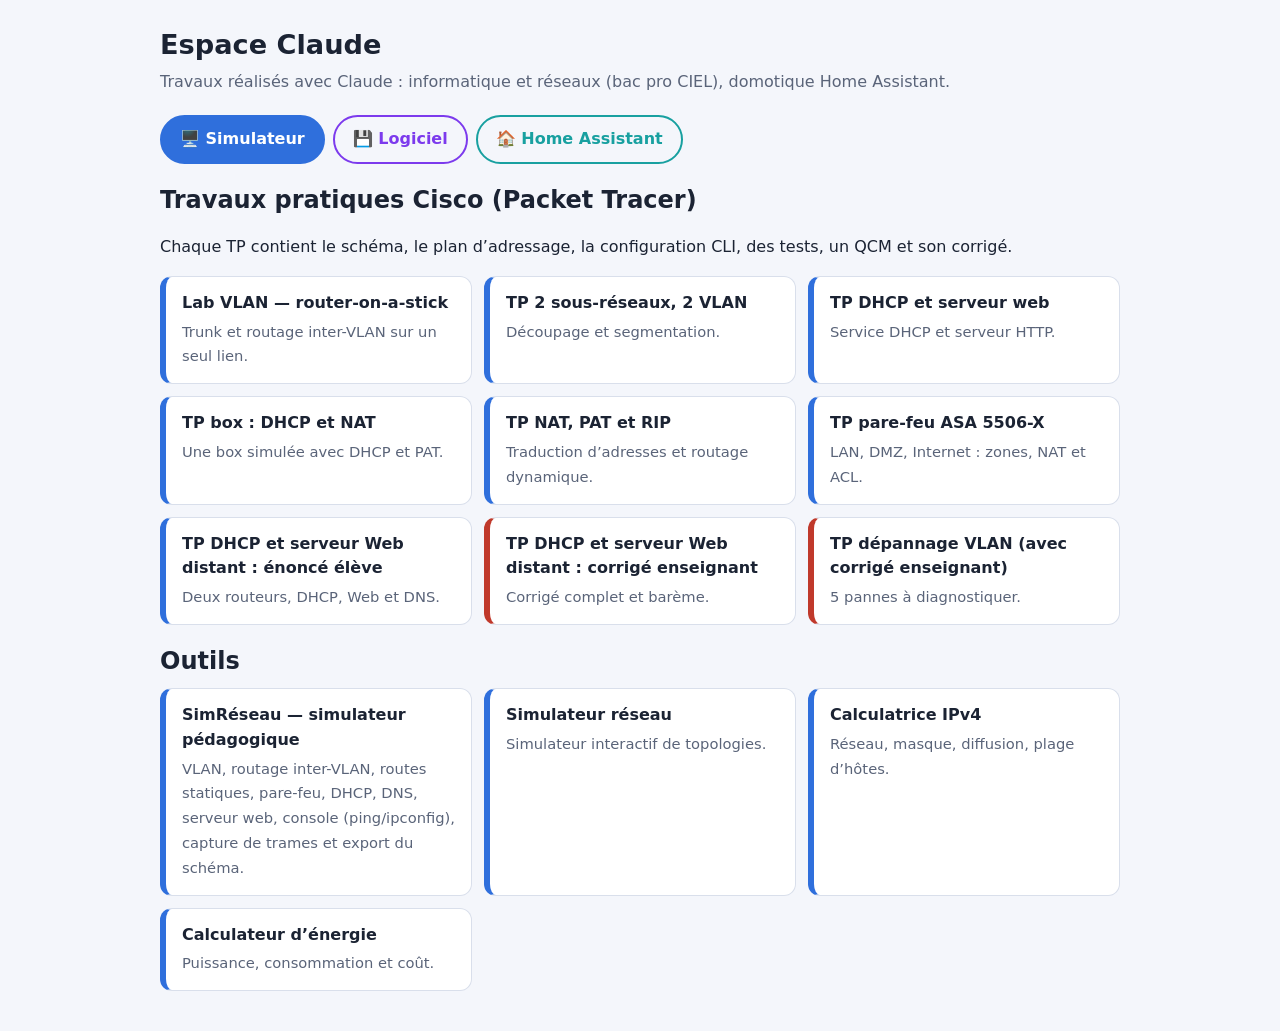
<file: espace-claude/index.html>
<!DOCTYPE html>
<html lang="fr">
<head>
<meta charset="utf-8">
<meta name="viewport" content="width=device-width, initial-scale=1">
<title>Espace Claude — Simulateur, Logiciel &amp; Home Assistant</title>
<style>
:root{--bg:#f4f6fb;--card:#fff;--txt:#1b2333;--mut:#5a6479;--bd:#d9dfeb;--a:#2f6fdc;--b:#18a0a0}
@media(prefers-color-scheme:dark){:root{--bg:#0f131b;--card:#171c28;--txt:#e7ebf3;--mut:#9ba6bb;--bd:#2a3347}}
*{box-sizing:border-box}
body{margin:0;background:var(--bg);color:var(--txt);font:16px/1.55 system-ui,-apple-system,"Segoe UI",Roboto,sans-serif}
header{max-width:1000px;margin:0 auto;padding:24px 20px 6px}
h1{margin:0 0 4px;font-size:1.7rem}header p{margin:0;color:var(--mut)}
nav{max-width:1000px;margin:14px auto 0;padding:0 20px;display:flex;gap:8px}
nav button{font:inherit;font-weight:700;padding:10px 18px;border-radius:999px;border:2px solid var(--c);background:transparent;color:var(--c);cursor:pointer}
nav button.on{background:var(--c);color:#fff}
#t-sim{--c:var(--a)}#t-ha{--c:var(--b)}#t-log{--c:#7c3aed}
.card.dl{border-left-color:#7c3aed}
.steps li{margin:4px 0}
main{max-width:1000px;margin:14px auto 40px;padding:0 20px}
section[hidden]{display:none}
h2{margin:18px 0 8px}
.grid{display:grid;grid-template-columns:repeat(auto-fill,minmax(280px,1fr));gap:12px}
.card{display:block;text-decoration:none;color:inherit;background:var(--card);border:1px solid var(--bd);border-left:6px solid var(--a);border-radius:12px;padding:14px 16px}
.card:hover{box-shadow:0 3px 12px rgba(0,0,0,.12)}
.card b{display:block;margin-bottom:4px}.card span{color:var(--mut);font-size:.92rem}
.card.ens{border-left-color:#c0392b}
.guide{background:var(--card);border:1px solid var(--bd);border-top:6px solid var(--b);border-radius:14px;padding:6px 22px 18px}
.guide h2{color:var(--b)}
pre{background:#0f1722;color:#d7e0ee;padding:12px 14px;border-radius:10px;overflow-x:auto;font:14px/1.6 ui-monospace,Menlo,Consolas,monospace}
code{font-family:ui-monospace,Menlo,Consolas,monospace}
.note{border-left:4px solid var(--b);background:color-mix(in srgb,var(--b) 12%,transparent);padding:8px 12px;border-radius:6px}
.warn{border-left-color:#e67e22;background:color-mix(in srgb,#e67e22 12%,transparent)}
</style>
</head>
<body>
<header><h1>Espace Claude</h1><p>Travaux réalisés avec Claude : informatique et réseaux (bac pro CIEL), domotique Home Assistant.</p></header>
<nav role="tablist">
  <button id="t-sim" class="on" role="tab">🖥️ Simulateur</button>
  <button id="t-log" role="tab">💾 Logiciel</button>
  <button id="t-ha" role="tab">🏠 Home Assistant</button>
</nav>
<main>
<section id="p-sim">
  <h2>Travaux pratiques Cisco (Packet Tracer)</h2>
  <p>Chaque TP contient le schéma, le plan d’adressage, la configuration CLI, des tests, un QCM et son corrigé.</p>
  <div class="grid">
    <a class="card" href="simulateur/lab-vlan-router-on-a-stick.html"><b>Lab VLAN — router-on-a-stick</b><span>Trunk et routage inter-VLAN sur un seul lien.</span></a>
    <a class="card" href="simulateur/tp-2-sous-reseaux-2-vlans.html"><b>TP 2 sous-réseaux, 2 VLAN</b><span>Découpage et segmentation.</span></a>
    <a class="card" href="simulateur/tp-dhcp-serveur-web.html"><b>TP DHCP et serveur web</b><span>Service DHCP et serveur HTTP.</span></a>
    <a class="card" href="simulateur/tp-box-dhcp-nat.html"><b>TP box : DHCP et NAT</b><span>Une box simulée avec DHCP et PAT.</span></a>
    <a class="card" href="simulateur/tp-nat-pat-rip.html"><b>TP NAT, PAT et RIP</b><span>Traduction d’adresses et routage dynamique.</span></a>
    <a class="card" href="simulateur/tp-pare-feu-asa-dmz.html"><b>TP pare-feu ASA 5506-X</b><span>LAN, DMZ, Internet : zones, NAT et ACL.</span></a>
    <a class="card" href="simulateur/docs/tp-dhcp-web-enonce-eleve.html"><b>TP DHCP et serveur Web distant : énoncé élève</b><span>Deux routeurs, DHCP, Web et DNS.</span></a>
    <a class="card ens" href="simulateur/docs/tp-dhcp-web-corrige-enseignant.html"><b>TP DHCP et serveur Web distant : corrigé enseignant</b><span>Corrigé complet et barème.</span></a>
    <a class="card ens" href="simulateur/tp-depannage-vlan.html"><b>TP dépannage VLAN (avec corrigé enseignant)</b><span>5 pannes à diagnostiquer.</span></a>
  </div>
  <h2>Outils</h2>
  <div class="grid">
    <a class="card" href="simulateur/simreseau.html"><b>SimRéseau — simulateur pédagogique</b><span>VLAN, routage inter-VLAN, routes statiques, pare-feu, DHCP, DNS, serveur web, console (ping/ipconfig), capture de trames et export du schéma.</span></a>
    <a class="card" href="simulateur/simulateur-reseau.html"><b>Simulateur réseau</b><span>Simulateur interactif de topologies.</span></a>
    <a class="card" href="simulateur/calculatrice-ipv4.html"><b>Calculatrice IPv4</b><span>Réseau, masque, diffusion, plage d’hôtes.</span></a>
    <a class="card" href="simulateur/calculateur-energie.html"><b>Calculateur d’énergie</b><span>Puissance, consommation et coût.</span></a>
  </div>
</section>
<section id="p-log" hidden>
  <h2>Logiciels Windows</h2>
  <div class="grid">
    <a class="card dl" href="logiciel/SimreseauServeurV2.zip" download><b>SimRéseau Serveur V2 — avec DHCP, DNS et Web (Windows, .zip)</b><span>SimreseauServeurV2.zip · 6 Mo · à décompresser · conseillé si le navigateur bloque le .exe</span></a>
    <a class="card dl" href="logiciel/SimreseauServeurV2.exe" download><b>SimRéseau Serveur V2 — fichier .exe direct</b><span>SimreseauServeurV2.exe · 12 Mo · Windows 10/11 64 bits · sans installation</span></a>
    <a class="card dl" href="logiciel/SimreseauV4.exe" download><b>SimRéseau V4 — version sans les services (Windows)</b><span>SimreseauV4.exe · 8 Mo · Windows 10/11 64 bits · sans installation · version précédente</span></a>
    <a class="card dl" href="logiciel/bastion-windows.zip" download><b>Bastion — pare-feu personnel (Windows)</b><span>bastion-windows.zip · 0,1 Mo · Python 3 requis · lanceur lancer_windows.bat · droits administrateur</span></a>
    <a class="card dl" href="logiciel/bastion-linux.zip" download><b>Bastion — pare-feu personnel (Linux)</b><span>bastion-linux.zip · 0,1 Mo · Python 3 + nftables · lanceur lancer_linux.sh · sudo</span></a>
    <a class="card dl" href="logiciel/ciel-scan.exe" download><b>ciel-scan — scanner réseau pédagogique (Windows)</b><span>ciel-scan.exe · 0,7 Mo · Windows 64 bits · ligne de commande · sans installation</span></a>
    <a class="card dl" href="logiciel/wordcraft-0.8.0-windows-x64.msi" download><b>WordCraft — traitement de texte libre, équivalent de Word (Windows)</b><span>wordcraft-0.8.0-windows-x64.msi · 81 Mo · Windows 64 bits · installeur · logiciel tiers open source (ArtCraft), jeune version 0.8</span></a>
    <a class="card dl" href="logiciel/gridcraft-0.11.1-windows-x64.msi" download><b>GridCraft — tableur libre, équivalent d’Excel (Windows)</b><span>gridcraft-0.11.1-windows-x64.msi · 15 Mo · Windows 64 bits · installeur · logiciel tiers open source (ArtCraft)</span></a>
    <a class="card dl" href="logiciel/deckcraft-0.5.0-windows-x64.msi" download><b>DeckCraft — présentations libres, équivalent de PowerPoint (Windows)</b><span>deckcraft-0.5.0-windows-x64.msi · 59 Mo · Windows 64 bits · installeur · logiciel tiers open source (ArtCraft), jeune version 0.5</span></a>
  </div>
  <p class="note">WordCraft, GridCraft et DeckCraft ne sont pas écrits par Claude pour ce site : ce sont les versions publiées par le projet ArtCraft (github.com/storytold), sous licence MIT ou Apache 2.0. Ils sont expérimentaux : tester sur des copies de documents.</p>
  <h2>SimRéseau</h2>
  <p>Réécriture du « Simulateur réseau » v2 de Pierre Loisel (Réseau CERTA), sans le bug de Windows 11 qui posait plusieurs PC ou switchs à la fois. Conception avec stations à une ou plusieurs cartes réseau, routeurs (2 à 4 cartes), hubs, switchs et Internet. Quatre modes : Conception, Ethernet (hub, switch, collisions CSMA/CD, VLAN, trunk 802.1q, spanning tree), IP (ARP, routage, router-on-a-stick avec sous-interfaces 802.1Q, ping, Internet) et Transport (ports TCP/UDP, NAT/PAT, filtrage).</p>
  <ol class="steps">
    <li>Cliquer sur la carte ci-dessus pour télécharger <code>SimreseauServeurV2.exe</code>.</li>
    <li>Double-cliquer sur le fichier : aucune installation, aucun framework .NET nécessaire.</li>
    <li>Si Windows affiche « Windows a protégé votre ordinateur » : « Informations complémentaires » puis « Exécuter quand même » (le programme n’est pas signé).</li>
    <li>Menu Fichier › Exemples pour démarrer, ou Fichier › Ouvrir pour reprendre un réseau <code>.xml</code> de l’ancien simulateur CERTA.</li>
  </ol>
  <p class="note">Le programme n'est pas signé numériquement : Chrome ou Windows Defender peuvent le signaler à tort comme dangereux (faux positif fréquent avec les petits logiciels non signés). Préférez le .zip ; si Chrome bloque quand même, ouvrez chrome://downloads puis « Conserver le fichier dangereux ». Le programme ne fait aucune connexion réseau réelle : tout est simulé.</p>
  <p class="note">Sur GitHub, le fichier se télécharge aussi depuis le dossier <code>espace-claude/logiciel/</code> (bouton « Download raw file »).</p>
  <h2>Bastion</h2>
  <p>Pare-feu personnel à interface web, inspiré de Look 'n' Stop : règles ordonnées (sens, TCP/UDP/ICMP, IP, ports, adresse MAC), filtrage par application sous Windows et par compte sous Linux, bibliothèque de règles, zones de confiance, journal, profils, mot de passe, et un menu Aide avec des exemples de ports ouverts ou fermés et d’applications autorisées ou bloquées. Il pilote le pare-feu du système (Pare-feu Windows ou nftables) avec confirmation et retour arrière automatique. Code source : <a href="https://github.com/bnvel2/raspberrypi/tree/main/espace-claude/logiciel/bastion-pare-feu">dossier bastion-pare-feu</a>.</p>
  <ol class="steps">
    <li>Télécharger l’archive de son système (carte « Bastion » ci-dessus) et la décompresser.</li>
    <li>Windows : double-clic sur <code>lancer_windows.bat</code>. Linux : <code>./lancer_linux.sh</code>. Python 3 est nécessaire (et <code>nftables</code> sous Linux).</li>
    <li>L’interface s’ouvre dans le navigateur. Sans droits administrateur, elle démarre en mode simulation (rien n’est appliqué).</li>
  </ol>
  <p class="note warn">Un pare-feu mal réglé peut couper la connexion : après « Appliquer », il faut « Confirmer » sous 30 secondes, sinon l’ancien état revient seul. Testé sous Linux ; les commandes Windows sont générées mais n’ont pas encore été essayées sur un vrai Windows.</p>
  <h2>ciel-scan</h2>
  <p>Scanner réseau écrit en Rust pour le bac pro CIEL, sur le modèle des scanners d’administration : balayage d’une plage d’adresses (ping), ports TCP ouverts, nom DNS, adresse MAC et fabricant, SNMP v2c, dossiers partagés Windows, réveil à distance (Wake-on-LAN) et export CSV. Le code est écrit de zéro à partir des protocoles publics et se lit en classe : <a href="https://github.com/bnvel2/raspberrypi/tree/main/espace-claude/logiciel/ciel-scan">code source et README</a>.</p>
  <p class="note warn">À n’utiliser que sur un réseau dont on a l’autorisation. Par défaut, le programme refuse les adresses publiques.</p>
  <ol class="steps">
    <li>Cliquer sur la carte « ciel-scan » ci-dessus pour télécharger <code>ciel-scan.exe</code>.</li>
    <li>C’est un programme en ligne de commande : un double-clic ouvre puis ferme aussitôt la fenêtre. Ouvrir PowerShell dans le dossier du téléchargement (Maj + clic droit › « Ouvrir dans le terminal »).</li>
    <li>Lancer une commande, en adaptant l’adresse du réseau :</li>
  </ol>
  <pre>.\ciel-scan.exe scan 192.168.1.0/24
.\ciel-scan.exe scan 192.168.1.1-50 --ports 22,80,443,3389 --csv resultat.csv
.\ciel-scan.exe wol AA:BB:CC:DD:EE:FF --diffusion 192.168.1.255
.\ciel-scan.exe --help</pre>
  <p>Si Windows affiche « Windows a protégé votre ordinateur » : « Informations complémentaires » puis « Exécuter quand même » (le programme n’est pas signé). Pour afficher le fabricant de toutes les cartes réseau, ajouter <code>--oui oui.csv</code> avec la base publique de l’IEEE.</p>
</section>
<section id="p-ha" hidden>
  <div class="guide" id="ha-guide">
    <h2>Piloter Home Assistant avec Claude : mise en route</h2>
    <p>Objectif : permettre à Claude Desktop de lire l’état de la maison et de commander les appareils que vous choisissez, grâce à l’intégration officielle « Model Context Protocol Server » de Home Assistant.</p>
    <h2>1. Prérequis</h2>
    <ul><li>Home Assistant à jour (HA OS, Container ou autre), accessible depuis l’ordinateur.</li><li>Claude Desktop et Node.js installés sur l’ordinateur (pour <code>npx</code>).</li><li>L’assistant « Assist » actif : c’est lui qui décide ce que Claude peut voir.</li></ul>
    <h2>2. Activer l’intégration</h2>
    <ol><li>Paramètres → Appareils et services → Ajouter une intégration → <b>Model Context Protocol Server</b>.</li><li>Choisir l’assistant (Assist) qui sera exposé.</li><li>Valider : le serveur répond ensuite sur <code>/api/mcp</code> (anciennes versions : <code>/mcp_server/sse</code>).</li></ol>
    <h2>3. Choisir les appareils exposés</h2>
    <p>Paramètres → Assistants vocaux → onglet « Exposer » : n’exposez que le nécessaire (lumières, prises, capteurs). Ce que vous n’exposez pas reste invisible pour Claude.</p>
    <h2>4. Créer un jeton d’accès</h2>
    <p>Profil (en bas à gauche) → Sécurité → « Jetons d’accès de longue durée » → Créer. Copiez-le tout de suite : il ne sera plus affiché.</p>
    <p class="note warn"><b>Secret :</b> le jeton donne accès à votre maison. Ne le publiez jamais (ni dans GitHub, ni dans une capture d’écran).</p>
    <h2>5. Brancher Claude Desktop</h2>
    <p>Réglages → Développeur → Modifier la configuration, puis ajouter (remplacer l’adresse et le jeton par les vôtres) :</p>
<pre>{
  "mcpServers": {
    "home-assistant": {
      "command": "npx",
      "args": [
        "-y", "mcp-remote",
        "http://ADRESSE_DE_HOME_ASSISTANT:8123/api/mcp",
        "--header", "Authorization: Bearer VOTRE_JETON"
      ]
    }
  }
}</pre>
    <p>Redémarrez Claude Desktop. Les outils Home Assistant apparaissent dans la conversation.</p>
    <h2>6. Premiers essais</h2>
    <ul><li>« Quelles lumières sont allumées ? »</li><li>« Éteins la lumière du salon. »</li><li>« Quelle est la température dans la chambre depuis ce matin ? »</li></ul>
    <h2>7. Bonnes pratiques</h2>
    <ul><li>Commencez par des appareils sans risque (lumières, prises) ; évitez d’exposer serrures, alarme ou portail.</li><li>Gardez Home Assistant sur le réseau local ; pour un accès distant, utilisez un VPN plutôt qu’une ouverture de port.</li><li>En cas de doute sur le jeton : supprimez-le dans le profil et créez-en un autre.</li></ul>
  </div>
</section>
</main>
<script>
const tabs={simulateur:['t-sim','p-sim'],logiciel:['t-log','p-log'],'home-assistant':['t-ha','p-ha']};
function go(k){for(const [n,[t,p]] of Object.entries(tabs)){document.getElementById(p).hidden=n!==k;document.getElementById(t).classList.toggle('on',n===k);}try{history.replaceState(null,'','#'+k)}catch(e){}}
for(const [n,[t]] of Object.entries(tabs))document.getElementById(t).onclick=()=>go(n);
go(tabs[location.hash.slice(1)]?location.hash.slice(1):'simulateur');
</script>
</body>
</html>
</file>
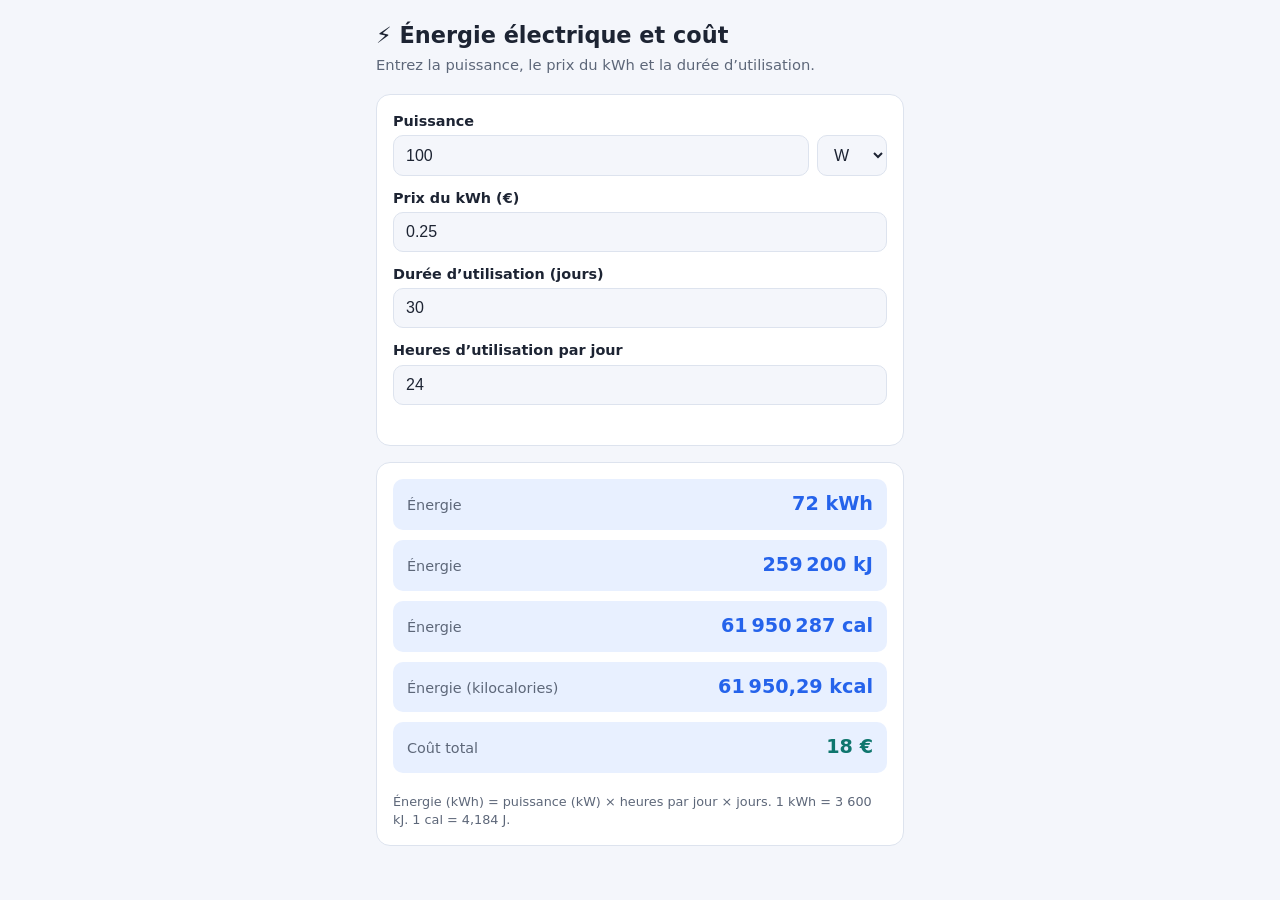
<file: espace-claude/simulateur/calculateur-energie.html>
<!DOCTYPE html>
<html lang="fr">
<head>
<meta charset="utf-8">
<meta name="viewport" content="width=device-width, initial-scale=1, viewport-fit=cover">
<title>Calculateur d’énergie électrique</title>
<style>
:root{--bg:#f4f6fb;--card:#fff;--text:#1d2433;--muted:#5d6779;--line:#dde3ee;--accent:#2563eb;--a2:#e8f0ff;--ok:#0f766e;
box-sizing:border-box;padding-top:env(safe-area-inset-top,0px);padding-bottom:env(safe-area-inset-bottom,0px)}
@media (prefers-color-scheme:dark){:root:not([data-theme="light"]){--bg:#0f1420;--card:#182033;--text:#e8ecf5;--muted:#9aa5bb;--line:#2a3550;--accent:#6ea0ff;--a2:#1e2b4a;--ok:#5eead4}}
:root[data-theme="dark"]{--bg:#0f1420;--card:#182033;--text:#e8ecf5;--muted:#9aa5bb;--line:#2a3550;--accent:#6ea0ff;--a2:#1e2b4a;--ok:#5eead4}
html{scroll-padding-top:env(safe-area-inset-top,0px)}
*{box-sizing:border-box}
body{margin:0;background:var(--bg);color:var(--text);font-family:system-ui,-apple-system,"Segoe UI",Roboto,sans-serif;line-height:1.4}
main{max-width:560px;margin:0 auto;padding:20px 16px 32px}
h1{font-size:1.4rem;margin:0 0 4px}
p.sub{color:var(--muted);margin:0 0 18px;font-size:.92rem}
.card{background:var(--card);border:1px solid var(--line);border-radius:14px;padding:16px;margin-bottom:16px}
label{display:block;font-weight:600;font-size:.9rem;margin:12px 0 4px}
label:first-child{margin-top:0}
.row{display:flex;gap:8px}
input,select{width:100%;padding:10px 12px;font-size:1rem;border:1px solid var(--line);border-radius:10px;background:var(--bg);color:var(--text)}
select{width:auto}
input:focus,select:focus{outline:2px solid var(--accent);outline-offset:1px}
.res{display:grid;gap:10px}
.item{display:flex;justify-content:space-between;align-items:baseline;gap:10px;background:var(--a2);border-radius:10px;padding:12px 14px}
.item span{color:var(--muted);font-size:.9rem}
.item b{font-size:1.2rem;color:var(--accent);text-align:right;word-break:break-all}
.item.cost b{color:var(--ok)}
.note{color:var(--muted);font-size:.8rem;margin-top:10px}
.err{color:#dc2626;font-size:.85rem;min-height:1.2em;margin-top:8px}
</style>
</head>
<body>
<main>
<h1>⚡ Énergie électrique et coût</h1>
<p class="sub">Entrez la puissance, le prix du kWh et la durée d’utilisation.</p>

<div class="card">
<label for="p">Puissance</label>
<div class="row">
<input id="p" type="number" inputmode="decimal" min="0" step="any" value="100">
<select id="u" aria-label="Unité de puissance"><option value="1">W</option><option value="1000">kW</option></select>
</div>
<label for="prix">Prix du kWh (€)</label>
<input id="prix" type="number" inputmode="decimal" min="0" step="any" value="0.25">
<label for="j">Durée d’utilisation (jours)</label>
<input id="j" type="number" inputmode="decimal" min="0" step="any" value="30">
<label for="h">Heures d’utilisation par jour</label>
<input id="h" type="number" inputmode="decimal" min="0" max="24" step="any" value="24">
<div class="err" id="err"></div>
</div>

<div class="card res" aria-live="polite">
<div class="item"><span>Énergie</span><b id="kwh">–</b></div>
<div class="item"><span>Énergie</span><b id="kj">–</b></div>
<div class="item"><span>Énergie</span><b id="cal">–</b></div>
<div class="item"><span>Énergie (kilocalories)</span><b id="kcal">–</b></div>
<div class="item cost"><span>Coût total</span><b id="cout">–</b></div>
<div class="note">Énergie (kWh) = puissance (kW) × heures par jour × jours. 1 kWh = 3 600 kJ. 1 cal = 4,184 J.</div>
</div>
</main>
<script>
const $=id=>document.getElementById(id);
const nf=(v,d)=>v.toLocaleString("fr-FR",{maximumFractionDigits:d});
function calc(){
  const p=parseFloat($("p").value)*parseFloat($("u").value)/1000;
  const prix=parseFloat($("prix").value),j=parseFloat($("j").value),h=parseFloat($("h").value);
  const ok=[p,prix,j,h].every(v=>isFinite(v)&&v>=0)&&h<=24;
  $("err").textContent=ok?"":"Vérifiez les valeurs : nombres positifs, heures par jour ≤ 24.";
  if(!ok){["kwh","kj","cal","kcal","cout"].forEach(i=>$(i).textContent="–");return;}
  const kwh=p*h*j, kj=kwh*3600, cal=kj*1000/4.184;
  $("kwh").textContent=nf(kwh,3)+" kWh";
  $("kj").textContent=nf(kj,2)+" kJ";
  $("cal").textContent=nf(cal,0)+" cal";
  $("kcal").textContent=nf(cal/1000,2)+" kcal";
  $("cout").textContent=nf(kwh*prix,2)+" €";
}
document.querySelectorAll("input,select").forEach(e=>e.addEventListener("input",calc));
calc();
</script>
</body>
</html>
</file>
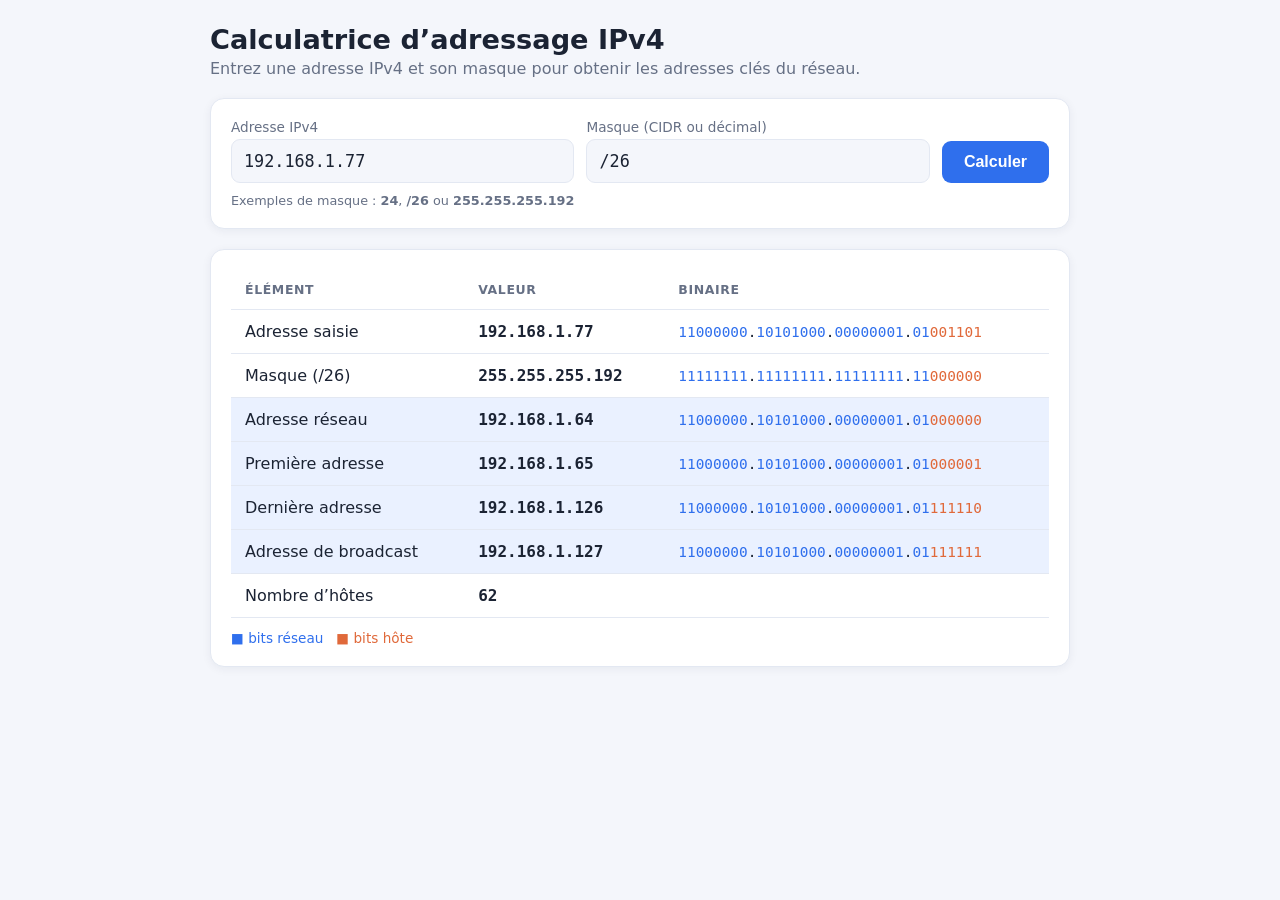
<file: espace-claude/simulateur/calculatrice-ipv4.html>
<!DOCTYPE html>
<html lang="fr">
<head>
<meta charset="utf-8">
<meta name="viewport" content="width=device-width, initial-scale=1, viewport-fit=cover">
<title>Calculatrice IPv4</title>
<style>
:root{--bg:#f4f6fb;--card:#fff;--tx:#1b2333;--mut:#667085;--ac:#2f6fed;--bd:#e3e8f2;--net:#2f6fed;--host:#e0693a;--ok:#eaf1ff;--err:#c0392b;
box-sizing:border-box;padding-top:env(safe-area-inset-top,0px);padding-bottom:env(safe-area-inset-bottom,0px)}
@media (prefers-color-scheme:dark){:root:not([data-theme="light"]){--bg:#0f1420;--card:#171e2e;--tx:#e8ecf5;--mut:#98a2b8;--ac:#6b9bff;--bd:#27314a;--net:#6b9bff;--host:#ff9563;--ok:#1d2a47;--err:#ff7b6b}}
:root[data-theme="dark"]{--bg:#0f1420;--card:#171e2e;--tx:#e8ecf5;--mut:#98a2b8;--ac:#6b9bff;--bd:#27314a;--net:#6b9bff;--host:#ff9563;--ok:#1d2a47;--err:#ff7b6b}
html{scroll-padding-top:env(safe-area-inset-top,0px)}
*{box-sizing:border-box}
body{margin:0;background:var(--bg);color:var(--tx);font-family:system-ui,-apple-system,"Segoe UI",Roboto,sans-serif;padding:24px 16px}
main{max-width:860px;margin:0 auto}
h1{font-size:1.7rem;margin:0 0 4px}
p.sub{color:var(--mut);margin:0 0 20px}
.card{background:var(--card);border:1px solid var(--bd);border-radius:14px;padding:20px;box-shadow:0 2px 10px rgba(20,30,60,.06);margin-bottom:20px}
.row{display:flex;gap:12px;flex-wrap:wrap;align-items:flex-end}
label{display:block;font-size:.85rem;color:var(--mut);margin-bottom:4px}
.f{flex:1 1 200px}
input{width:100%;padding:11px 12px;font-size:1.05rem;border:1px solid var(--bd);border-radius:9px;background:var(--bg);color:var(--tx);font-family:ui-monospace,Consolas,monospace}
input:focus{outline:2px solid var(--ac);border-color:transparent}
button{padding:12px 22px;font-size:1rem;font-weight:600;border:0;border-radius:9px;background:var(--ac);color:#fff;cursor:pointer}
@media (prefers-color-scheme:dark){button{color:#0f1420}}
.hint{font-size:.8rem;color:var(--mut);margin-top:10px}
#err{color:var(--err);font-weight:600;margin-top:12px;display:none}
.scroll{overflow-x:auto}
table{width:100%;border-collapse:collapse;min-width:560px}
th,td{padding:12px 14px;text-align:left;border-bottom:1px solid var(--bd)}
th{font-size:.78rem;text-transform:uppercase;letter-spacing:.05em;color:var(--mut)}
tr.key td{background:var(--ok)}
td.dec{font-family:ui-monospace,Consolas,monospace;font-weight:700;white-space:nowrap}
td.bin{font-family:ui-monospace,Consolas,monospace;font-size:.9rem;white-space:nowrap}
.n{color:var(--net)}.h{color:var(--host)}
.leg{margin-top:12px;font-size:.85rem;color:var(--mut)}
#res{display:none}
</style>
</head>
<body>
<main>
<h1>Calculatrice d’adressage IPv4</h1>
<p class="sub">Entrez une adresse IPv4 et son masque pour obtenir les adresses clés du réseau.</p>
<div class="card">
<div class="row">
<div class="f"><label for="ip">Adresse IPv4</label><input id="ip" value="192.168.1.77" autocomplete="off"></div>
<div class="f"><label for="mask">Masque (CIDR ou décimal)</label><input id="mask" value="/26" autocomplete="off"></div>
<button id="go">Calculer</button>
</div>
<div class="hint">Exemples de masque : <b>24</b>, <b>/26</b> ou <b>255.255.255.192</b></div>
<div id="err"></div>
</div>
<div class="card" id="res">
<div class="scroll">
<table>
<thead><tr><th>Élément</th><th>Valeur</th><th>Binaire</th></tr></thead>
<tbody id="body"></tbody>
</table>
</div>
<div class="leg"><span class="n">■ bits réseau</span> &nbsp; <span class="h">■ bits hôte</span></div>
</div>
</main>
<script>
function parseIP(s){
  var p=s.trim().split('.');
  if(p.length!==4)return null;
  var v=0;
  for(var i=0;i<4;i++){
    if(!/^\d{1,3}$/.test(p[i])||+p[i]>255)return null;
    v=v*256+(+p[i]);
  }
  return v;
}
function parseMask(s){
  s=s.trim().replace(/^\//,'');
  if(/^\d{1,2}$/.test(s)){
    var c=+s;
    if(c>32)return null;
    return c;
  }
  var m=parseIP(s);
  if(m===null)return null;
  var b=m.toString(2).padStart(32,'0');
  if(!/^1*0*$/.test(b))return null;
  return b.indexOf('0')===-1?32:b.indexOf('0');
}
function toIP(v){return [v>>>24,(v>>>16)&255,(v>>>8)&255,v&255].join('.');}
function bin(v,c){
  var b=(v>>>0).toString(2).padStart(32,'0'),o='';
  for(var i=0;i<32;i++){
    if(i%8===0&&i)o+='.';
    o+='<span class="'+(i<c?'n':'h')+'">'+b[i]+'</span>';
  }
  return o;
}
function row(label,v,c,key){
  return '<tr'+(key?' class="key"':'')+'><td>'+label+'</td><td class="dec">'+toIP(v)+'</td><td class="bin">'+bin(v,c)+'</td></tr>';
}
function calc(){
  var err=document.getElementById('err'),res=document.getElementById('res');
  var ip=parseIP(document.getElementById('ip').value);
  var c=parseMask(document.getElementById('mask').value);
  if(ip===null||c===null){
    err.textContent=ip===null?'Adresse IPv4 invalide (ex. 192.168.1.77).':'Masque invalide (ex. /24 ou 255.255.255.0).';
    err.style.display='block';res.style.display='none';return;
  }
  err.style.display='none';
  var mask=c===0?0:((0xFFFFFFFF<<(32-c))>>>0);
  var net=(ip&mask)>>>0;
  var bc=(net|(~mask>>>0))>>>0;
  var first,last,hosts;
  if(c===32){first=last=net;hosts=1;}
  else if(c===31){first=net;last=bc;hosts=2;}
  else{first=net+1;last=bc-1;hosts=Math.pow(2,32-c)-2;}
  var wild=(~mask>>>0);
  var h='';
  h+=row('Adresse saisie',ip,c,false);
  h+=row('Masque (/'+c+')',mask,c,false);
  h+=row('Adresse réseau',net,c,true);
  h+=row('Première adresse',first,c,true);
  h+=row('Dernière adresse',last,c,true);
  h+=row('Adresse de broadcast',bc,c,true);
  h+='<tr><td>Nombre d’hôtes</td><td class="dec" colspan="2">'+hosts.toLocaleString('fr-FR')+'</td></tr>';
  document.getElementById('body').innerHTML=h;
  res.style.display='block';
}
document.getElementById('go').onclick=calc;
['ip','mask'].forEach(function(i){document.getElementById(i).addEventListener('keydown',function(e){if(e.key==='Enter')calc();});});
calc();
</script>
</body>
</html>
</file>
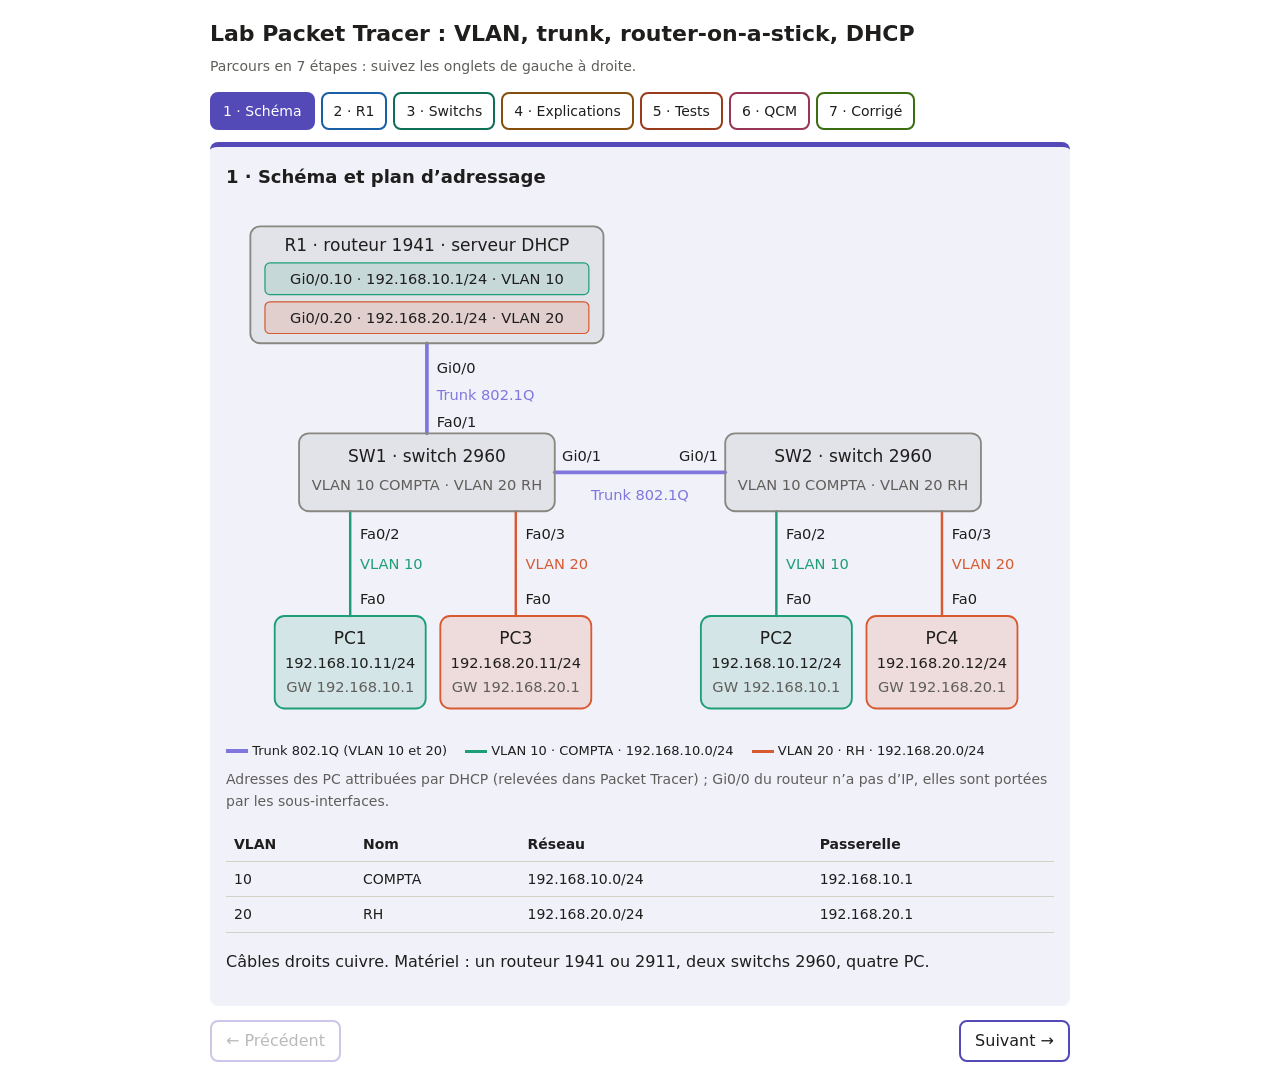
<file: espace-claude/simulateur/lab-vlan-router-on-a-stick.html>
<!DOCTYPE html>
<html lang="fr">
<head>
<meta charset="utf-8">
<meta name="viewport" content="width=device-width, initial-scale=1, viewport-fit=cover">
<title>Lab Packet Tracer : VLAN, trunk, router-on-a-stick, DHCP</title>
<style>
:root{--bg:#fff;--fg:#1f1e1d;--mu:#5f5e5a;--bd:#d3d1c7;--pre:#f1efe8;box-sizing:border-box;padding-top:env(safe-area-inset-top,0px);padding-bottom:env(safe-area-inset-bottom,0px)}
@media(prefers-color-scheme:dark){:root:not([data-theme="light"]){--bg:#1f1e1d;--fg:#f1efe8;--mu:#b4b2a9;--bd:#444441;--pre:#2c2c2a}}
:root[data-theme="dark"]{--bg:#1f1e1d;--fg:#f1efe8;--mu:#b4b2a9;--bd:#444441;--pre:#2c2c2a}
html{scroll-padding-top:env(safe-area-inset-top,0px)}
body{margin:0 auto;max-width:860px;padding:16px;background:var(--bg);color:var(--fg);font:16px/1.6 system-ui,-apple-system,"Segoe UI",sans-serif}
h1{font-size:22px;margin:0 0 4px}h2{font-size:18px;margin:0 0 10px}
.sub{color:var(--mu);margin:0 0 14px;font-size:14px}
.tabs{display:flex;flex-wrap:wrap;gap:6px;margin-bottom:12px}
.tab{border:2px solid var(--c);background:transparent;color:var(--fg);padding:6px 11px;border-radius:8px;cursor:pointer;font:inherit;font-size:14px}
.tab.on{background:var(--c);color:#fff}
#app{border-top:5px solid var(--c);background:color-mix(in srgb,var(--c) 8%,transparent);border-radius:8px;padding:16px}
pre{background:var(--pre);border-left:4px solid var(--c);border-radius:6px;padding:10px 12px;overflow-x:auto;font:13px/1.5 ui-monospace,Menlo,Consolas,monospace;margin:8px 0}
table{width:100%;border-collapse:collapse;font-size:14px}
th,td{text-align:left;padding:6px 8px;border-bottom:1px solid var(--bd);vertical-align:top}
code{font:13px ui-monospace,Menlo,Consolas,monospace;background:var(--pre);padding:1px 4px;border-radius:4px}
.nav{display:flex;justify-content:space-between;margin-top:14px}
.nav button{border:2px solid var(--c);background:transparent;color:var(--fg);padding:6px 14px;border-radius:8px;cursor:pointer;font:inherit}
.nav button:disabled{opacity:.3;cursor:default}
.net{text-align:center;font-size:14px}
.b{border:1.5px solid var(--k);border-radius:8px;padding:6px 8px;background:color-mix(in srgb,var(--k) 14%,transparent)}
.tr{background:color-mix(in srgb,#7F77DD 30%,transparent);border-radius:6px;padding:5px 8px;font-size:13px;margin:8px auto;max-width:300px}
.two{display:grid;grid-template-columns:1fr auto 1fr;gap:8px;align-items:start}
.pcs{display:grid;grid-template-columns:1fr 1fr;gap:6px;margin-top:8px}
.q{margin:0 0 12px;font-size:15px}.q div{padding-left:14px}
small{font-size:12px}
[hidden]{display:none!important}
</style>
</head>
<body>
<h1>Lab Packet Tracer : VLAN, trunk, router-on-a-stick, DHCP</h1>
<p class="sub">Parcours en 7 étapes : suivez les onglets de gauche à droite.</p>
<div class="tabs" id="tabs"></div>
<div id="app">
<section>
<h2>1 · Schéma et plan d’adressage</h2>
<svg width="100%" viewBox="0 0 680 430" role="img" aria-label="Synoptique du lab : R1, SW1, SW2, quatre PC, interfaces et adresses IP"><title>Synoptique du lab VLAN</title>
<line x1="165" y1="116" x2="165" y2="190" style="stroke:#7F77DD;stroke-width:3" stroke-linecap="round"/>
<line x1="270" y1="222" x2="410" y2="222" style="stroke:#7F77DD;stroke-width:3" stroke-linecap="round"/>
<line x1="102" y1="254" x2="102" y2="340" style="stroke:#1D9E75;stroke-width:2" stroke-linecap="round"/>
<line x1="238" y1="254" x2="238" y2="340" style="stroke:#D85A30;stroke-width:2" stroke-linecap="round"/>
<line x1="452" y1="254" x2="452" y2="340" style="stroke:#1D9E75;stroke-width:2" stroke-linecap="round"/>
<line x1="588" y1="254" x2="588" y2="340" style="stroke:#D85A30;stroke-width:2" stroke-linecap="round"/>
<rect x="20" y="20" width="290" height="96" rx="8" style="fill:color-mix(in srgb,#888780 14%,transparent);stroke:#888780;stroke-width:1.5"/>
<text x="165" y="35" text-anchor="middle" dominant-baseline="central" style="font-size:14px;font-weight:500;fill:var(--fg)">R1 · routeur 1941 · serveur DHCP</text>
<rect x="32" y="50" width="266" height="26" rx="4" style="fill:color-mix(in srgb,#1D9E75 14%,transparent);stroke:#1D9E75;stroke-width:1"/>
<text x="165" y="63" text-anchor="middle" dominant-baseline="central" style="font-size:12px;font-weight:400;fill:var(--fg)">Gi0/0.10 · 192.168.10.1/24 · VLAN 10</text>
<rect x="32" y="82" width="266" height="26" rx="4" style="fill:color-mix(in srgb,#D85A30 14%,transparent);stroke:#D85A30;stroke-width:1"/>
<text x="165" y="95" text-anchor="middle" dominant-baseline="central" style="font-size:12px;font-weight:400;fill:var(--fg)">Gi0/0.20 · 192.168.20.1/24 · VLAN 20</text>
<rect x="60" y="190" width="210" height="64" rx="8" style="fill:color-mix(in srgb,#888780 14%,transparent);stroke:#888780;stroke-width:1.5"/>
<text x="165" y="209" text-anchor="middle" dominant-baseline="central" style="font-size:14px;font-weight:500;fill:var(--fg)">SW1 · switch 2960</text>
<text x="165" y="232" text-anchor="middle" dominant-baseline="central" style="font-size:12px;font-weight:400;fill:var(--mu)">VLAN 10 COMPTA · VLAN 20 RH</text>
<rect x="410" y="190" width="210" height="64" rx="8" style="fill:color-mix(in srgb,#888780 14%,transparent);stroke:#888780;stroke-width:1.5"/>
<text x="515" y="209" text-anchor="middle" dominant-baseline="central" style="font-size:14px;font-weight:500;fill:var(--fg)">SW2 · switch 2960</text>
<text x="515" y="232" text-anchor="middle" dominant-baseline="central" style="font-size:12px;font-weight:400;fill:var(--mu)">VLAN 10 COMPTA · VLAN 20 RH</text>
<text x="173" y="136" text-anchor="start" dominant-baseline="central" style="font-size:12px;font-weight:500;fill:var(--fg)">Gi0/0</text>
<text x="173" y="158" text-anchor="start" dominant-baseline="central" style="font-size:12px;font-weight:400;fill:#7F77DD">Trunk 802.1Q</text>
<text x="173" y="180" text-anchor="start" dominant-baseline="central" style="font-size:12px;font-weight:500;fill:var(--fg)">Fa0/1</text>
<text x="276" y="208" text-anchor="start" dominant-baseline="central" style="font-size:12px;font-weight:500;fill:var(--fg)">Gi0/1</text>
<text x="404" y="208" text-anchor="end" dominant-baseline="central" style="font-size:12px;font-weight:500;fill:var(--fg)">Gi0/1</text>
<text x="340" y="240" text-anchor="middle" dominant-baseline="central" style="font-size:12px;font-weight:400;fill:#7F77DD">Trunk 802.1Q</text>
<text x="110" y="272" text-anchor="start" dominant-baseline="central" style="font-size:12px;font-weight:500;fill:var(--fg)">Fa0/2</text>
<text x="110" y="297" text-anchor="start" dominant-baseline="central" style="font-size:12px;font-weight:400;fill:#1D9E75">VLAN 10</text>
<text x="110" y="326" text-anchor="start" dominant-baseline="central" style="font-size:12px;font-weight:500;fill:var(--fg)">Fa0</text>
<rect x="40" y="340" width="124" height="76" rx="8" style="fill:color-mix(in srgb,#1D9E75 14%,transparent);stroke:#1D9E75;stroke-width:1.5"/>
<text x="102" y="358" text-anchor="middle" dominant-baseline="central" style="font-size:14px;font-weight:500;fill:var(--fg)">PC1</text>
<text x="102" y="378" text-anchor="middle" dominant-baseline="central" style="font-size:12px;font-weight:400;fill:var(--fg)">192.168.10.11/24</text>
<text x="102" y="398" text-anchor="middle" dominant-baseline="central" style="font-size:12px;font-weight:400;fill:var(--mu)">GW 192.168.10.1</text>
<text x="246" y="272" text-anchor="start" dominant-baseline="central" style="font-size:12px;font-weight:500;fill:var(--fg)">Fa0/3</text>
<text x="246" y="297" text-anchor="start" dominant-baseline="central" style="font-size:12px;font-weight:400;fill:#D85A30">VLAN 20</text>
<text x="246" y="326" text-anchor="start" dominant-baseline="central" style="font-size:12px;font-weight:500;fill:var(--fg)">Fa0</text>
<rect x="176" y="340" width="124" height="76" rx="8" style="fill:color-mix(in srgb,#D85A30 14%,transparent);stroke:#D85A30;stroke-width:1.5"/>
<text x="238" y="358" text-anchor="middle" dominant-baseline="central" style="font-size:14px;font-weight:500;fill:var(--fg)">PC3</text>
<text x="238" y="378" text-anchor="middle" dominant-baseline="central" style="font-size:12px;font-weight:400;fill:var(--fg)">192.168.20.11/24</text>
<text x="238" y="398" text-anchor="middle" dominant-baseline="central" style="font-size:12px;font-weight:400;fill:var(--mu)">GW 192.168.20.1</text>
<text x="460" y="272" text-anchor="start" dominant-baseline="central" style="font-size:12px;font-weight:500;fill:var(--fg)">Fa0/2</text>
<text x="460" y="297" text-anchor="start" dominant-baseline="central" style="font-size:12px;font-weight:400;fill:#1D9E75">VLAN 10</text>
<text x="460" y="326" text-anchor="start" dominant-baseline="central" style="font-size:12px;font-weight:500;fill:var(--fg)">Fa0</text>
<rect x="390" y="340" width="124" height="76" rx="8" style="fill:color-mix(in srgb,#1D9E75 14%,transparent);stroke:#1D9E75;stroke-width:1.5"/>
<text x="452" y="358" text-anchor="middle" dominant-baseline="central" style="font-size:14px;font-weight:500;fill:var(--fg)">PC2</text>
<text x="452" y="378" text-anchor="middle" dominant-baseline="central" style="font-size:12px;font-weight:400;fill:var(--fg)">192.168.10.12/24</text>
<text x="452" y="398" text-anchor="middle" dominant-baseline="central" style="font-size:12px;font-weight:400;fill:var(--mu)">GW 192.168.10.1</text>
<text x="596" y="272" text-anchor="start" dominant-baseline="central" style="font-size:12px;font-weight:500;fill:var(--fg)">Fa0/3</text>
<text x="596" y="297" text-anchor="start" dominant-baseline="central" style="font-size:12px;font-weight:400;fill:#D85A30">VLAN 20</text>
<text x="596" y="326" text-anchor="start" dominant-baseline="central" style="font-size:12px;font-weight:500;fill:var(--fg)">Fa0</text>
<rect x="526" y="340" width="124" height="76" rx="8" style="fill:color-mix(in srgb,#D85A30 14%,transparent);stroke:#D85A30;stroke-width:1.5"/>
<text x="588" y="358" text-anchor="middle" dominant-baseline="central" style="font-size:14px;font-weight:500;fill:var(--fg)">PC4</text>
<text x="588" y="378" text-anchor="middle" dominant-baseline="central" style="font-size:12px;font-weight:400;fill:var(--fg)">192.168.20.12/24</text>
<text x="588" y="398" text-anchor="middle" dominant-baseline="central" style="font-size:12px;font-weight:400;fill:var(--mu)">GW 192.168.20.1</text>
</svg>
<div style="display:flex;flex-wrap:wrap;gap:6px 18px;font-size:13px;margin-top:8px"><span><b style="display:inline-block;width:22px;height:4px;background:#7F77DD;vertical-align:middle"></b> Trunk 802.1Q (VLAN 10 et 20)</span><span><b style="display:inline-block;width:22px;height:3px;background:#1D9E75;vertical-align:middle"></b> VLAN 10 · COMPTA · 192.168.10.0/24</span><span><b style="display:inline-block;width:22px;height:3px;background:#D85A30;vertical-align:middle"></b> VLAN 20 · RH · 192.168.20.0/24</span></div><p class="sub" style="margin-top:6px">Adresses des PC attribuées par DHCP (relevées dans Packet Tracer) ; Gi0/0 du routeur n’a pas d’IP, elles sont portées par les sous-interfaces.</p>
<table style="margin-top:12px"><tr><th>VLAN</th><th>Nom</th><th>Réseau</th><th>Passerelle</th></tr>
<tr><td>10</td><td>COMPTA</td><td>192.168.10.0/24</td><td>192.168.10.1</td></tr>
<tr><td>20</td><td>RH</td><td>192.168.20.0/24</td><td>192.168.20.1</td></tr></table>
<p>Câbles droits cuivre. Matériel : un routeur 1941 ou 2911, deux switchs 2960, quatre PC.</p>
</section>
<section>
<h2>2 · Configuration de R1</h2>
<p>Le prompt est indiqué avant chaque commande : saisissez uniquement ce qui suit le <code>#</code> ou le <code>&gt;</code>.</p>
<pre>Router&gt;enable
Router#configure terminal
Router(config)#hostname R1
R1(config)#interface gigabitEthernet 0/0
R1(config-if)#no shutdown
R1(config-if)#exit
R1(config)#interface gigabitEthernet 0/0.10
R1(config-subif)#encapsulation dot1Q 10
R1(config-subif)#ip address 192.168.10.1 255.255.255.0
R1(config-subif)#exit
R1(config)#interface gigabitEthernet 0/0.20
R1(config-subif)#encapsulation dot1Q 20
R1(config-subif)#ip address 192.168.20.1 255.255.255.0
R1(config-subif)#exit
R1(config)#ip dhcp excluded-address 192.168.10.1 192.168.10.10
R1(config)#ip dhcp excluded-address 192.168.20.1 192.168.20.10
R1(config)#ip dhcp pool VLAN10
R1(dhcp-config)#network 192.168.10.0 255.255.255.0
R1(dhcp-config)#default-router 192.168.10.1
R1(dhcp-config)#dns-server 8.8.8.8
R1(dhcp-config)#exit
R1(config)#ip dhcp pool VLAN20
R1(dhcp-config)#network 192.168.20.0 255.255.255.0
R1(dhcp-config)#default-router 192.168.20.1
R1(dhcp-config)#dns-server 8.8.8.8
R1(dhcp-config)#exit
R1(config)#end
R1#write memory</pre>
</section>
<section>
<h2>3 · Configuration des switchs</h2>
<p>SW1 (trunk vers R1 sur Fa0/1, trunk vers SW2 sur Gi0/1). Saisissez uniquement ce qui suit le prompt :</p>
<pre>Switch&gt;enable
Switch#configure terminal
Switch(config)#hostname SW1
SW1(config)#vlan 10
SW1(config-vlan)#name COMPTA
SW1(config-vlan)#exit
SW1(config)#vlan 20
SW1(config-vlan)#name RH
SW1(config-vlan)#exit
SW1(config)#interface fastEthernet 0/1
SW1(config-if)#switchport mode trunk
SW1(config-if)#exit
SW1(config)#interface gigabitEthernet 0/1
SW1(config-if)#switchport mode trunk
SW1(config-if)#exit
SW1(config)#interface fastEthernet 0/2
SW1(config-if)#switchport mode access
SW1(config-if)#switchport access vlan 10
SW1(config-if)#exit
SW1(config)#interface fastEthernet 0/3
SW1(config-if)#switchport mode access
SW1(config-if)#switchport access vlan 20
SW1(config-if)#exit
SW1(config)#end
SW1#write memory</pre>
<p>SW2 (même chose, sans le port Fa0/1) :</p>
<pre>Switch&gt;enable
Switch#configure terminal
Switch(config)#hostname SW2
SW2(config)#vlan 10
SW2(config-vlan)#name COMPTA
SW2(config-vlan)#exit
SW2(config)#vlan 20
SW2(config-vlan)#name RH
SW2(config-vlan)#exit
SW2(config)#interface gigabitEthernet 0/1
SW2(config-if)#switchport mode trunk
SW2(config-if)#exit
SW2(config)#interface fastEthernet 0/2
SW2(config-if)#switchport mode access
SW2(config-if)#switchport access vlan 10
SW2(config-if)#exit
SW2(config)#interface fastEthernet 0/3
SW2(config-if)#switchport mode access
SW2(config-if)#switchport access vlan 20
SW2(config-if)#exit
SW2(config)#end
SW2#write memory</pre>
</section>
<section>
<h2>4 · Les commandes expliquées</h2>
<table>
<tr><th>Commande</th><th>Rôle</th></tr>
<tr><td><code>no shutdown</code></td><td>Active l’interface, désactivée par défaut sur un routeur.</td></tr>
<tr><td><code>interface gi0/0.10</code></td><td>Crée une sous-interface logique ; aucune IP sur l’interface physique.</td></tr>
<tr><td><code>encapsulation dot1Q 10</code></td><td>Associe la sous-interface aux trames étiquetées VLAN 10 (le vrai VLAN ID).</td></tr>
<tr><td><code>ip address 192.168.10.1 …</code></td><td>Passerelle par défaut des machines du VLAN 10.</td></tr>
<tr><td><code>ip dhcp excluded-address</code></td><td>Retire des adresses de la plage distribuée (passerelle, équipements fixes).</td></tr>
<tr><td><code>ip dhcp pool VLAN10</code></td><td>Crée le pool DHCP du réseau 192.168.10.0/24.</td></tr>
<tr><td><code>default-router</code>, <code>dns-server</code></td><td>Passerelle et DNS transmis aux clients.</td></tr>
<tr><td><code>vlan 10</code> / <code>name COMPTA</code></td><td>Crée et nomme le VLAN sur le switch.</td></tr>
<tr><td><code>switchport mode access</code> + <code>access vlan 10</code></td><td>Port d’un PC placé dans le VLAN 10.</td></tr>
<tr><td><code>switchport mode trunk</code></td><td>Port qui transporte plusieurs VLAN en 802.1Q.</td></tr>
<tr><td><code>write memory</code></td><td>Sauvegarde la configuration (running → startup).</td></tr>
</table>
</section>
<section>
<h2>5 · Vérifications et dépannage</h2>
<pre>SW1#show vlan brief
SW1#show interfaces trunk
R1#show ip interface brief
R1#show ip dhcp binding
R1#show ip route</pre>
<p>Chaque PC : Desktop → IP Configuration → DHCP. Attendu : 192.168.10.11 et plus en VLAN 10, 192.168.20.11 et plus en VLAN 20.</p>
<p>Test : <code>ping</code> de PC1 vers sa passerelle, puis vers PC4. Le premier paquet peut être perdu (ARP), c’est normal.</p>
<p>Pas d’adresse DHCP ? Vérifiez que Gi0/0 n’est pas en shutdown, que les deux trunks sont actifs et que les ports PC sont dans le bon VLAN.</p>
</section>
<section>
<h2>6 · QCM (20 questions, bac pro CIEL)</h2>
<div id="qcm"></div>
</section>
<section>
<h2>7 · Corrigé du QCM</h2>
<table id="cor"><tr><th>Q</th><th>Réponse</th><th>Explication</th></tr></table>
</section>
</div>
<div class="nav" id="nav"><button id="pv">← Précédent</button><button id="nx">Suivant →</button></div>
<script>
var N=["1 · Schéma","2 · R1","3 · Switchs","4 · Explications","5 · Tests","6 · QCM","7 · Corrigé"];
var C=["#534AB7","#185FA5","#0F6E56","#854F0B","#993C1D","#993556","#3B6D11"];
var Q=[
["À quoi sert un VLAN ?",["Chiffrer les échanges","Augmenter le débit des liens","Segmenter un réseau local en domaines de diffusion logiques","Attribuer des adresses IP automatiquement"],2,"Il découpe le réseau en domaines de diffusion séparés."],
["Combien de VLAN dans le TP ?",["1 : le VLAN 1","2 : le 10 et le 20","3 : 10, 20 et 30","2 : le 1 et le 10"],1,"VLAN 10 (COMPTA) et VLAN 20 (RH)."],
["Sans routeur, PC1 (VLAN 10) joint-il PC3 (VLAN 20) ?",["Oui, même switch","Oui, grâce au trunk","Oui, si même masque","Non : il faut un équipement de niveau 3"],3,"Deux VLAN sont deux réseaux distincts."],
["Commande créant le VLAN 10 sur un switch ?",["vlan 10","create vlan 10","ip vlan 10","switchport vlan 10"],0,"En configuration globale."],
["Commande plaçant Fa0/2 dans le VLAN 10 ?",["switchport mode trunk","vlan 10 access","switchport access vlan 10","switchport trunk allowed vlan 10"],2,"Après switchport mode access."],
["Rôle d’un lien trunk ?",["Relier un PC au switch","Éviter les boucles","Se connecter à Internet","Faire circuler plusieurs VLAN sur un même lien"],3,"Les trames sont étiquetées par VLAN."],
["Norme de marquage des trames d’un trunk ?",["802.1Q","802.3","802.11","802.1X"],0,"802.1Q, aussi appelée dot1Q."],
["Que fait 802.1Q ?",["Il chiffre la trame","Il ajoute un tag avec le numéro de VLAN","Il change l’adresse MAC source","Il remplace l’IP destination"],1,"Tag de 4 octets contenant le VLAN ID."],
["Quels liens sont en trunk dans le TP ?",["Tous les liens","Les liens PC–switch","R1 Gi0/0 ↔ SW1 Fa0/1 et SW1 Gi0/1 ↔ SW2 Gi0/1","Seulement SW1 ↔ SW2"],2,"Les liens vers les PC sont en accès."],
["« Router-on-a-stick » désigne :",["Un routeur par VLAN","Un switch qui route sans routeur","Un routeur sans IP","Un seul lien routeur–switch avec une sous-interface par VLAN"],3,"Un trunk, des sous-interfaces."],
["Pourquoi aucune IP sur Gi0/0 ?",["Les IP sont sur les sous-interfaces .10 et .20","IOS l’interdit","Elle vient du DHCP","Il y en a une par défaut"],0,"L’interface physique sert de support."],
["Commande liant Gi0/0.20 au VLAN 20 ?",["switchport access vlan 20","encapsulation dot1Q 20","vlan 20 encapsulation","switchport trunk native vlan 20"],1,"Le 20 est le vrai VLAN ID."],
["Passerelle de PC3 (VLAN 20) ?",["192.168.10.1","192.168.20.0","192.168.20.1","192.168.20.255"],2,"IP de la sous-interface Gi0/0.20."],
["Pourquoi no shutdown sur Gi0/0 ?",["Effacer la config","Activer le DHCP","Sauvegarder","Activer l’interface, éteinte par défaut"],3,"« Administratively down » par défaut."],
["Effet de ip dhcp excluded-address 192.168.10.1 192.168.10.10 ?",["Le DHCP ne distribue pas ces adresses","Elles n’accèdent plus au réseau","Elles vont au VLAN 20","Les pings vers elles sont bloqués"],0,"Réserve passerelle et équipements fixes."],
["PC1 n’obtient pas d’adresse DHCP : cause probable ?",["Le routeur s’appelle R1","Gi0/0 en shutdown ou trunk mal configuré","Le VLAN 10 s’appelle COMPTA","Le port du PC est en mode access"],1,"Les requêtes n’atteignent pas R1."],
["Rôle de default-router dans un pool DHCP ?",["Donner le DNS","Définir le masque","Transmettre la passerelle aux clients","Indiquer l’adresse du switch"],2,"Option « passerelle »."],
["Commande listant les VLAN et leurs ports ?",["show ip dhcp binding","show ip route","show interfaces trunk","show vlan brief"],3,"À lancer sur le switch."],
["Commande listant les baux DHCP sur R1 ?",["show ip dhcp binding","show vlan brief","show interfaces trunk","show ip route"],0,"Adresses attribuées et MAC."],
["Ping PC1 → PC4 : premier paquet perdu, puis OK. Pourquoi ?",["Pare-feu","Résolution ARP","Masque incorrect","Trunk coupé"],1,"L’ARP découvre les adresses MAC."]
];
var L="ABCD",cur=0,T=[],S=document.querySelectorAll("section"),app=document.getElementById("app");
document.getElementById("qcm").innerHTML=Q.map(function(x,i){return '<div class="q"><b>'+(i+1)+'. '+x[0]+'</b>'+x[1].map(function(o,j){return '<div>'+L[j]+') '+o+'</div>'}).join('')+'</div>'}).join('');
document.getElementById("cor").innerHTML+=Q.map(function(x,i){return '<tr><td>'+(i+1)+'</td><td><b>'+L[x[2]]+'</b> · '+x[1][x[2]]+'</td><td>'+x[3]+'</td></tr>'}).join('');
var tb=document.getElementById("tabs");
N.forEach(function(n,i){var b=document.createElement("button");b.className="tab";b.textContent=n;b.style.setProperty("--c",C[i]);b.onclick=function(){go(i)};tb.appendChild(b);T.push(b)});
function go(n){cur=n;T.forEach(function(t,i){t.classList.toggle("on",i==n)});S.forEach(function(s,i){s.hidden=i!=n});document.documentElement.style.setProperty("--c",C[n]);document.getElementById("pv").disabled=n==0;document.getElementById("nx").disabled=n==6;window.scrollTo(0,0)}
document.getElementById("pv").onclick=function(){go(cur-1)};
document.getElementById("nx").onclick=function(){go(cur+1)};
go(0);
</script>
</body>
</html>
</file>
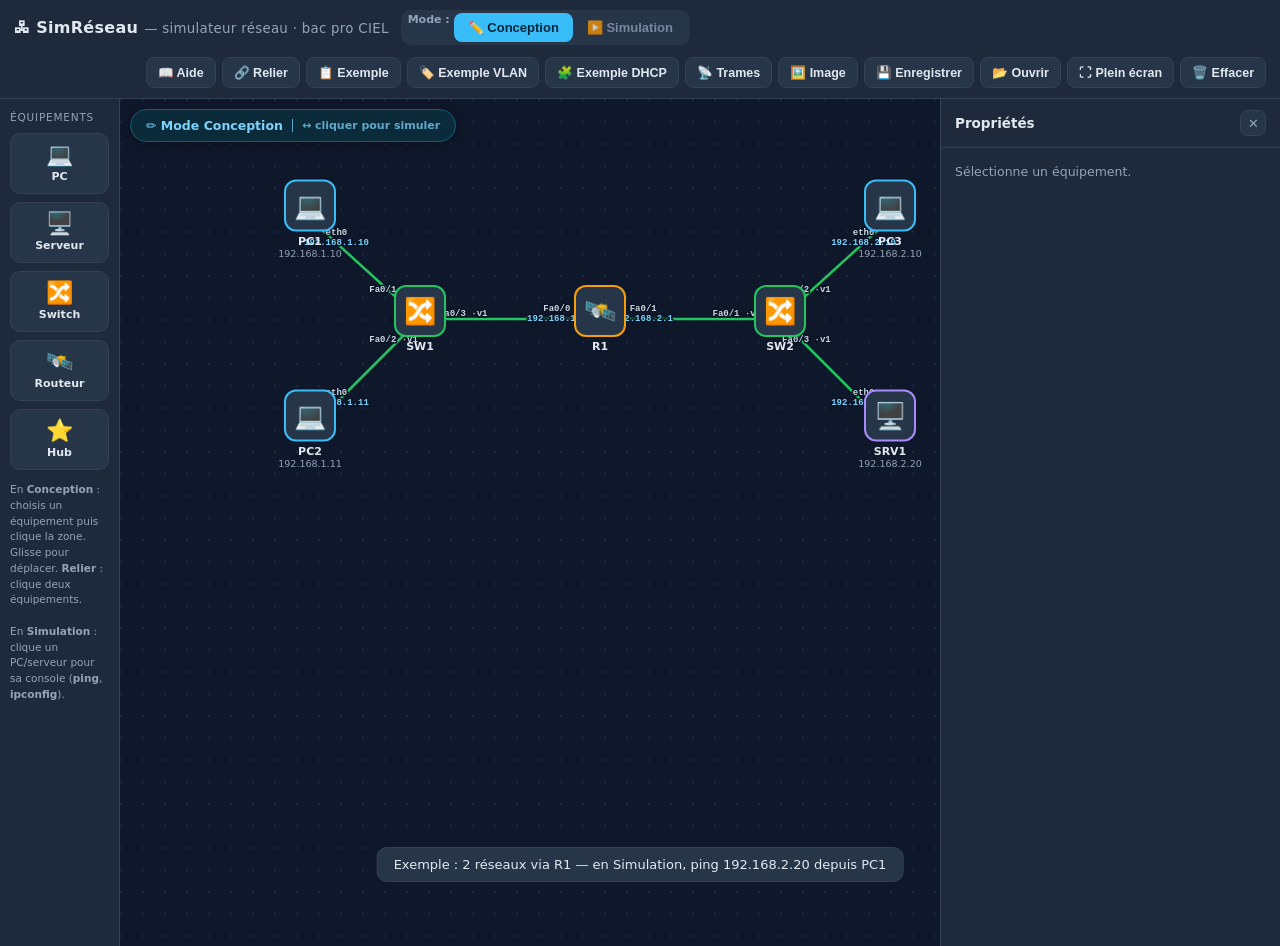
<file: espace-claude/simulateur/simreseau.html>
<!DOCTYPE html>
<html lang="fr">
<head>
<meta charset="utf-8">
<meta name="viewport" content="width=device-width, initial-scale=1">
<title>SimRéseau — Simulateur réseau pédagogique</title>
<style>
  :root{
    --bg:#0f172a; --panel:#1e293b; --panel2:#273549; --line:#334155;
    --text:#e2e8f0; --muted:#94a3b8; --accent:#38bdf8; --accent2:#22c55e;
    --danger:#ef4444; --warn:#f59e0b; --pc:#38bdf8; --server:#a78bfa;
    --switch:#22c55e; --router:#f59e0b; --hub:#64748b;
  }
  *{box-sizing:border-box}
  html,body{margin:0;height:100%;font-family:system-ui,Segoe UI,Roboto,Arial,sans-serif;background:var(--bg);color:var(--text)}
  .dim{color:#64748b}
  header{display:flex;align-items:center;gap:12px;padding:10px 14px;background:var(--panel);border-bottom:1px solid var(--line);flex-wrap:wrap}
  header h1{font-size:16px;margin:0;font-weight:700;letter-spacing:.3px}
  header h1 small{color:var(--muted);font-weight:500}
  .modes{display:flex;background:var(--panel2);border-radius:10px;padding:3px}
  .modes button{border:0;background:transparent;color:var(--muted);padding:7px 14px;border-radius:8px;cursor:pointer;font-weight:600;font-size:13px}
  .modes button.active{background:var(--accent);color:#06243a}
  .tools{display:flex;gap:6px;margin-left:auto;flex-wrap:wrap}
  .tools button{border:1px solid var(--line);background:var(--panel2);color:var(--text);padding:7px 11px;border-radius:8px;cursor:pointer;font-size:12.5px;font-weight:600}
  .tools button:hover{border-color:var(--accent)}
  .tools button.on{background:var(--accent);color:#06243a;border-color:var(--accent)}
  main{display:flex;height:calc(100% - 53px)}
  #palette{width:120px;background:var(--panel);border-right:1px solid var(--line);padding:10px;display:flex;flex-direction:column;gap:8px;overflow:auto}
  .palette-title{font-size:10.5px;text-transform:uppercase;letter-spacing:.8px;color:var(--muted);margin:2px 0}
  .pal{display:flex;flex-direction:column;align-items:center;gap:4px;padding:10px 6px;background:var(--panel2);border:1px solid var(--line);border-radius:10px;cursor:pointer;user-select:none}
  .pal:hover{border-color:var(--accent)}
  .pal.sel{border-color:var(--accent);box-shadow:0 0 0 1px var(--accent)}
  .pal .ico{font-size:22px;line-height:1}
  .pal .nm{font-size:11px;font-weight:600}
  .hint{font-size:10.5px;color:var(--muted);line-height:1.5;margin-top:4px}
  #stage{flex:1;position:relative;overflow:hidden;background:
     radial-gradient(circle at 1px 1px, #1b2740 1px, transparent 0) 0 0/22px 22px, var(--bg)}
  #stage.linking{cursor:crosshair}
  svg#wires{position:absolute;inset:0;width:100%;height:100%;pointer-events:none}
  text.iflbl{font-size:9px;fill:#cbd5e1;paint-order:stroke;stroke:#0b1424;stroke-width:3px;stroke-linejoin:round;font-weight:600;font-family:ui-monospace,monospace}
  text.iflbl tspan.ipsub{fill:#7dd3fc}
  .node{position:absolute;width:78px;transform:translate(-50%,-50%);text-align:center;cursor:grab;user-select:none}
  .node .box{width:52px;height:52px;margin:0 auto;border-radius:12px;display:flex;align-items:center;justify-content:center;font-size:26px;background:var(--panel2);border:2px solid var(--line);position:relative}
  .node[data-type=pc] .box{border-color:var(--pc)}
  .node[data-type=server] .box{border-color:var(--server)}
  .node[data-type=switch] .box{border-color:var(--switch)}
  .node[data-type=router] .box{border-color:var(--router)}
  .node[data-type=hub] .box{border-color:var(--hub)}
  .node.sel .box{box-shadow:0 0 0 3px rgba(56,189,248,.5)}
  .node .lbl{font-size:11px;font-weight:600;margin-top:3px;white-space:nowrap;overflow:hidden;text-overflow:ellipsis}
  .node .ip{font-size:9.5px;color:var(--muted);white-space:nowrap}
  .node.ok .box{animation:pulse .7s ease}
  @keyframes pulse{0%{box-shadow:0 0 0 0 rgba(34,197,94,.7)}100%{box-shadow:0 0 0 18px rgba(34,197,94,0)}}
  .packet{position:absolute;width:14px;height:14px;border-radius:50%;background:var(--accent2);box-shadow:0 0 10px var(--accent2);transform:translate(-50%,-50%);pointer-events:none;z-index:5}
  #reopen{position:absolute;top:10px;right:10px;z-index:8;border:1px solid var(--line);background:var(--panel);color:var(--text);padding:7px 11px;border-radius:8px;cursor:pointer;font-size:12.5px;font-weight:600;display:none}
  #modeBadge{position:absolute;top:10px;left:10px;z-index:8;border-radius:22px;padding:8px 15px;font-weight:700;font-size:12.5px;cursor:pointer;border:1px solid var(--line);user-select:none;display:flex;align-items:center;gap:9px;box-shadow:0 2px 8px rgba(0,0,0,.3)}
  #modeBadge .swap{opacity:.75;font-weight:600;font-size:11px;border-left:1px solid currentColor;padding-left:9px}
  #modeBadge.design{background:#0b2a3a;color:#7dd3fc;border-color:#155e75}
  #modeBadge.sim{background:#06281a;color:#5eead4;border-color:#14532d}
  .modes .mlabel{color:var(--muted);font-size:11px;font-weight:600;padding:0 4px}
  .modes button:not(.active){opacity:.75}
  #doc{position:absolute;inset:0;z-index:12;background:var(--bg);overflow:auto;display:none}
  #doc .wrap{max-width:840px;margin:0 auto;padding:24px 30px 70px}
  #doc h2{font-size:22px;margin:0 0 2px}
  #doc .sub{color:var(--muted);margin:0 0 20px}
  #doc h3{font-size:15px;margin:28px 0 8px;color:var(--accent);border-bottom:1px solid var(--line);padding-bottom:6px}
  #doc p{line-height:1.65;color:#cbd5e1;margin:8px 0}
  #doc ul{line-height:1.65;color:#cbd5e1;padding-left:20px;margin:8px 0}
  #doc li{margin:5px 0}
  #doc code{background:var(--panel2);border:1px solid var(--line);border-radius:5px;padding:1px 6px;font-family:ui-monospace,monospace;font-size:12.5px;color:#7dd3fc}
  #doc table{width:100%;border-collapse:collapse;margin:10px 0}
  #doc th,#doc td{border:1px solid var(--line);padding:6px 10px;text-align:left;font-size:13px;vertical-align:top}
  #doc th{background:var(--panel2);color:var(--muted)}
  #doc .docclose{position:sticky;top:14px;float:right;margin-left:12px}
  #doc .lead{background:var(--panel2);border:1px solid var(--line);border-radius:10px;padding:12px 14px;color:#cbd5e1;line-height:1.6}
  #side{width:340px;background:var(--panel);border-left:1px solid var(--line);display:flex;flex-direction:column;overflow:hidden}
  #side .head{padding:11px 14px;border-bottom:1px solid var(--line);font-weight:700;font-size:13.5px;display:flex;align-items:center;gap:8px;justify-content:space-between}
  .xbtn{border:1px solid var(--line);background:var(--panel2);color:var(--muted);width:26px;height:26px;border-radius:7px;cursor:pointer;font-size:13px;line-height:1;flex:0 0 auto}
  .xbtn:hover{color:var(--text);border-color:var(--danger)}
  #side .body{padding:14px;overflow:auto;flex:1}
  .empty{color:var(--muted);font-size:12.5px;line-height:1.6}
  label.f{display:block;font-size:11.5px;color:var(--muted);margin:12px 0 4px;font-weight:600}
  input.f,select.f{width:100%;padding:7px 9px;background:var(--bg);border:1px solid var(--line);border-radius:8px;color:var(--text);font-size:13px;font-family:inherit}
  input.f:disabled{opacity:.45}
  input.f:focus,select.f:focus{outline:none;border-color:var(--accent)}
  .row{display:flex;gap:8px}.row>*{flex:1}
  .btn{display:inline-flex;align-items:center;justify-content:center;gap:6px;padding:9px 12px;border-radius:8px;border:1px solid var(--line);background:var(--panel2);color:var(--text);font-weight:600;font-size:12.5px;cursor:pointer}
  .btn.primary{background:var(--accent);color:#06243a;border-color:var(--accent)}
  .btn.danger{background:transparent;color:var(--danger);border-color:var(--danger)}
  .btn:hover{filter:brightness(1.08)}
  .if{background:var(--panel2);border:1px solid var(--line);border-radius:10px;padding:9px;margin-bottom:8px}
  .if .t{font-size:11.5px;font-weight:700;color:var(--accent);margin-bottom:4px;display:flex;justify-content:space-between}
  .if .t .st{font-weight:600}
  .st.up{color:var(--accent2)} .st.down{color:var(--muted)}
  .sec{font-size:11px;text-transform:uppercase;letter-spacing:.6px;color:var(--muted);font-weight:700;margin:16px 0 6px;border-top:1px solid var(--line);padding-top:12px}
  .mono{font-family:ui-monospace,monospace;font-size:11.5px}
  table.mono td,table.mono th{padding:3px 6px;border-bottom:1px solid var(--line);vertical-align:top;text-align:left}
  .tag{display:inline-block;font-size:10px;font-weight:700;padding:1px 6px;border-radius:5px;background:#0b2a3a;color:#7dd3fc;border:1px solid #155e75}
  #term{display:flex;flex-direction:column;height:calc(100vh - 160px)}
  #termOut{flex:1;overflow:auto;padding:12px;font-family:ui-monospace,Consolas,Menlo,monospace;font-size:12.5px;line-height:1.55;white-space:pre-wrap;background:#0a1120}
  #termOut .ok{color:#4ade80}.cmd{color:#38bdf8}.err{color:#f87171}
  #termIn{display:flex;align-items:center;gap:6px;padding:8px 10px;border-top:1px solid var(--line);background:#0a1120}
  #termIn span{color:#4ade80;font-family:ui-monospace,monospace;font-size:12.5px}
  #termIn input{flex:1;background:transparent;border:0;color:var(--text);font-family:ui-monospace,monospace;font-size:12.5px;outline:none}
  .toast{position:fixed;bottom:18px;left:50%;transform:translateX(-50%);background:var(--panel2);border:1px solid var(--line);padding:9px 16px;border-radius:10px;font-size:13px;z-index:30;opacity:0;transition:.25s;pointer-events:none}
  .toast.show{opacity:1}
  .pill{font-size:10.5px;padding:6px 9px;border-radius:8px;background:var(--panel2);border:1px solid var(--line);color:var(--muted);line-height:1.5}
</style>
</head>
<body>
<header>
  <h1>🖧 SimRéseau <small>— simulateur réseau · bac pro CIEL</small></h1>
  <div class="modes">
    <span class="mlabel">Mode :</span>
    <button id="mDesign" class="active" onclick="setMode('design')">✏️ Conception</button>
    <button id="mSim" onclick="setMode('sim')">▶️ Simulation</button>
  </div>
  <div class="tools">
    <button id="docBtn" onclick="toggleDoc()">📖 Aide</button>
    <button id="linkBtn" onclick="toggleLink()">🔗 Relier</button>
    <button onclick="loadExample()">📋 Exemple</button>
    <button onclick="loadVlanExample()">🏷️ Exemple VLAN</button>
    <button onclick="loadDhcpExample()">🧩 Exemple DHCP</button>
    <button onclick="showCapture()">📡 Trames</button>
    <button onclick="exportImage()">🖼️ Image</button>
    <button onclick="saveFile()">💾 Enregistrer</button>
    <button onclick="openFile()">📂 Ouvrir</button>
    <button onclick="toggleFull()">⛶ Plein écran</button>
    <button onclick="clearAll()">🗑️ Effacer</button>
  </div>
</header>
<main>
  <div id="palette">
    <div class="palette-title">Équipements</div>
    <div class="pal" data-type="pc"     onclick="pickPal('pc',this)"><div class="ico">💻</div><div class="nm">PC</div></div>
    <div class="pal" data-type="server" onclick="pickPal('server',this)"><div class="ico">🖥️</div><div class="nm">Serveur</div></div>
    <div class="pal" data-type="switch" onclick="pickPal('switch',this)"><div class="ico">🔀</div><div class="nm">Switch</div></div>
    <div class="pal" data-type="router" onclick="pickPal('router',this)"><div class="ico">🛰️</div><div class="nm">Routeur</div></div>
    <div class="pal" data-type="hub"    onclick="pickPal('hub',this)"><div class="ico">⭐</div><div class="nm">Hub</div></div>
    <div class="hint">En <b>Conception</b> : choisis un équipement puis clique la zone. Glisse pour déplacer. <b>Relier</b> : clique deux équipements.<br><br>En <b>Simulation</b> : clique un PC/serveur pour sa console (<b>ping</b>, <b>ipconfig</b>).</div>
  </div>

  <div id="stage">
    <svg id="wires"></svg>
    <div id="modeBadge" class="design" onclick="toggleMode()" title="Cliquer pour changer de mode"><span id="modeBadgeTxt">✏️ Mode Conception</span><span class="swap">↔ cliquer pour simuler</span></div>
    <button id="reopen" onclick="openSide()">⚙️ Panneau</button>
    <div id="doc"><div class="wrap">
      <button class="btn primary docclose" onclick="toggleDoc()">✕ Fermer</button>
      <h2>📖 Documentation — SimRéseau</h2>
      <p class="sub">Tout ce que le simulateur sait faire, pour les TP réseau du bac pro CIEL.</p>
      <p class="lead">SimRéseau fonctionne en deux temps. En <b>✏️ Conception</b> on construit et on configure le réseau ; en <b>▶️ Simulation</b> on le teste depuis la console des machines. Le travail est sauvegardé automatiquement dans le navigateur, et exportable en fichier.</p>

      <h3>1. Construire la topologie</h3>
      <ul>
        <li><b>Ajouter</b> : en Conception, clique un équipement dans la palette de gauche, puis clique la zone pour le poser.</li>
        <li><b>Déplacer</b> : glisse un équipement. Les liaisons suivent.</li>
        <li><b>Relier</b> : clique le bouton <code>🔗 Relier</code>, puis les deux équipements. Le premier port libre de chacun est utilisé automatiquement.</li>
        <li><b>Configurer</b> : clique un équipement → le panneau de droite affiche ses réglages.</li>
        <li><b>Supprimer / débrancher</b> : boutons en bas du panneau (ou touche <code>Suppr</code> sur l'équipement sélectionné).</li>
      </ul>

      <h3>2. Les équipements</h3>
      <table>
        <tr><th>Équipement</th><th>Niveau</th><th>Rôle</th></tr>
        <tr><td>💻 PC / 🖥️ Serveur</td><td>Hôte</td><td>Une carte réseau (IP, masque, passerelle, DNS). Le serveur peut en plus héberger DHCP, DNS et un site web.</td></tr>
        <tr><td>🔀 Switch</td><td>2</td><td>Commutateur : relie les postes d'un même réseau, gère les VLAN (ports Accès / Trunk).</td></tr>
        <tr><td>🛰️ Routeur</td><td>3</td><td>Relie des réseaux différents : routage, sous-interfaces VLAN (802.1Q), routes statiques, pare-feu, DHCP.</td></tr>
        <tr><td>⭐ Hub</td><td>1</td><td>Concentrateur : répète le signal sur tous les ports, sans gestion de VLAN. Utile pour illustrer la différence avec un switch.</td></tr>
      </table>

      <h3>3. Adressage IP</h3>
      <ul>
        <li>Sur un PC/serveur : <b>Adresse IP</b>, <b>Masque</b>, <b>Passerelle</b> et <b>Serveur DNS</b>.</li>
        <li>Le masque s'écrit en décimal (<code>255.255.255.0</code>) <b>ou</b> en notation CIDR (<code>/24</code>).</li>
        <li>Deux machines communiquent directement si elles sont dans le <b>même sous-réseau</b> ; sinon il faut une passerelle (un routeur).</li>
        <li>Adressage <b>automatique (DHCP)</b> : voir section 7.</li>
      </ul>

      <h3>4. VLAN (niveau 2)</h3>
      <p>Sur un <b>switch</b>, chaque port relié se règle :</p>
      <ul>
        <li><b>Accès</b> + un numéro de VLAN : le poste branché appartient à ce VLAN.</li>
        <li><b>Trunk</b> : le port transporte tous les VLAN (étiquetage 802.1Q). À utiliser entre deux switchs, ou vers un routeur.</li>
      </ul>
      <p>Deux postes ne se « voient » que s'ils sont dans le <b>même VLAN</b>. Pour faire communiquer deux VLAN, il faut un routeur (section 6).</p>

      <h3>5. Routage</h3>
      <ul>
        <li><b>Réseaux directement connectés</b> : routés automatiquement entre les interfaces du routeur.</li>
        <li><b>Routes statiques</b> : <code>réseau destination</code> + <code>masque</code> + <code>prochain saut</code> (IP du routeur voisin). Nécessaire dès qu'un réseau n'est pas directement connecté.</li>
        <li><b>Multi-routeurs</b> : le moteur choisit la route au plus long préfixe et enchaîne de routeur en routeur ; une <code>0.0.0.0 /0</code> fait une route par défaut.</li>
      </ul>

      <h3>6. Routage inter-VLAN (router-on-a-stick)</h3>
      <p>Sur une interface de routeur, choisis le type <b>Trunk 802.1Q</b> puis ajoute une <b>sous-interface</b> par VLAN (numéro de VLAN + IP = passerelle du VLAN + masque). Côté switch, le port vers le routeur doit être en <b>Trunk</b>. Un seul lien physique route alors tous les VLAN.</p>

      <h3>7. DHCP</h3>
      <ul>
        <li><b>Service</b> (sur un routeur ou un serveur) : crée une <b>étendue</b> — réseau/masque, passerelle distribuée, plage d'adresses, et serveur DNS optionnel.</li>
        <li><b>Client</b> (PC/serveur) : passe l'attribution sur <b>Automatique (DHCP)</b>. Le bail obtenu s'affiche, et <code>ipconfig</code> le détaille.</li>
        <li>Un client n'obtient une adresse que si un serveur DHCP est joignable dans son VLAN/réseau — sinon il reste sans IP.</li>
      </ul>

      <h3>8. DNS & serveur web</h3>
      <ul>
        <li><b>Serveur DNS</b> (sur un serveur) : enregistrements <code>nom → IP</code> (ex. <code>www.lycee.fr → 192.168.1.200</code>).</li>
        <li><b>Serveur web</b> (sur un serveur) : activer le port 80, définir un titre et un contenu de page.</li>
        <li>Côté hôte, renseigne un <b>Serveur DNS</b> (ou laisse le DHCP le distribuer) pour utiliser les noms.</li>
      </ul>

      <h3>9. Console & commandes</h3>
      <p>En <b>Simulation</b>, clique un PC/serveur pour ouvrir sa console. Les flèches <code>↑</code>/<code>↓</code> rappellent l'historique.</p>
      <table>
        <tr><th>Commande</th><th>Effet</th></tr>
        <tr><td><code>ipconfig</code></td><td>Affiche IP, masque, passerelle, DNS et bail DHCP.</td></tr>
        <tr><td><code>ping &lt;ip&gt;</code></td><td>Teste la connectivité (ARP, routage, pare-feu).</td></tr>
        <tr><td><code>ping &lt;nom&gt;</code></td><td>Résout le nom par DNS puis teste la connectivité.</td></tr>
        <tr><td><code>nslookup &lt;nom&gt;</code></td><td>Interroge le DNS et affiche l'adresse.</td></tr>
        <tr><td><code>http &lt;nom|ip&gt;</code></td><td>Mini-navigateur : affiche la page du serveur web.</td></tr>
        <tr><td><code>arp</code></td><td>Montre les machines joignables dans le même VLAN.</td></tr>
        <tr><td><code>aide</code> · <code>effacer</code></td><td>Liste des commandes · vide la console.</td></tr>
      </table>

      <h3>10. Pare-feu</h3>
      <p>Sur un routeur : une <b>politique par défaut</b> (autoriser, ou refuser = deny implicite façon ACL Cisco) et des <b>règles ordonnées</b> (action, protocole, source, destination, port). Elles sont évaluées de haut en bas à chaque routeur traversé, première correspondance appliquée. La console indique quand un paquet est bloqué.</p>

      <h3>11. Capture de trames</h3>
      <p>Bouton <code>📡 Trames</code> : après chaque ping / requête, la capture liste les trames échangées (DHCP, ARP, ICMP, DNS, HTTP) avec source, destination, protocole, VLAN et détail — pour visualiser ce qui circule, à la manière de Wireshark.</p>

      <h3>12. Outils</h3>
      <ul>
        <li><code>⛶ Plein écran</code> : agrandit l'interface (Échap pour sortir).</li>
        <li><code>✕</code> en haut du panneau : le referme pour agrandir le schéma ; <code>⚙️ Panneau</code> le rouvre.</li>
        <li><code>💾 Enregistrer</code> / <code>📂 Ouvrir</code> : sauvegarde la topologie en fichier <code>.json</code> et la recharge.</li>
        <li><code>🖼️ Image</code> : exporte le schéma en <b>PNG</b> (idéal pour tes énoncés de TP).</li>
        <li><code>📋 Exemple</code>, <code>🏷️ Exemple VLAN</code>, <code>🧩 Exemple DHCP</code> : topologies prêtes à tester.</li>
      </ul>

      <h3>13. Pour démarrer vite</h3>
      <p>Charge <code>🧩 Exemple DHCP</code>, passe en <b>Simulation</b>, clique <b>PC1</b> et tape successivement : <code>ipconfig</code>, <code>ping www.lycee.fr</code>, <code>http www.lycee.fr</code>. Ouvre <code>📡 Trames</code> pour voir toute la chaîne DHCP → DNS → HTTP.</p>
      <button class="btn primary" style="margin-top:20px" onclick="toggleDoc()">✕ Fermer la documentation</button>
    </div></div>
  </div>

  <div id="side">
    <div class="head"><span id="sideHead">Propriétés</span><button class="xbtn" title="Fermer le panneau" onclick="closeSide()">✕</button></div>
    <div class="body" id="sideBody">
      <div class="empty">Sélectionne un équipement pour le configurer, ou pose-en un depuis la palette.</div>
    </div>
  </div>
</main>
<div class="toast" id="toast"></div>
<input type="file" id="fileIn" accept=".json" style="display:none">

<script>
/* ===================== Modèle ===================== */
const PORTS = {
  pc:['eth0'], server:['eth0'],
  switch:['Fa0/1','Fa0/2','Fa0/3','Fa0/4','Fa0/5','Fa0/6','Fa0/7','Fa0/8'],
  router:['Fa0/0','Fa0/1','Fa1/0','Fa1/1'],
  hub:['P1','P2','P3','P4']
};
const ICON = {pc:'💻',server:'🖥️',switch:'🔀',router:'🛰️',hub:'⭐'};
const NAMEP = {pc:'PC',server:'SRV',switch:'SW',router:'R',hub:'HUB'};

let devices=[], links=[], seq=1;
let mode='design', palType=null, linking=false, linkFrom=null, selected=null, drag=null;
const stage=document.getElementById('stage'), wires=document.getElementById('wires');

/* ===================== Utilitaires IP ===================== */
function ipToInt(ip){const p=(ip||'').trim().split('.');if(p.length!==4)return null;const n=p.map(Number);if(n.some((x,i)=>isNaN(x)||x<0||x>255||p[i]===''))return null;return ((n[0]<<24)>>>0)+(n[1]<<16)+(n[2]<<8)+n[3];}
function maskToInt(m){m=(m||'').trim();if(!m)return null;if(m[0]==='/')m=m.slice(1);if(/^\d+$/.test(m)){const b=+m;if(b<0||b>32)return null;return b===0?0:((0xFFFFFFFF<<(32-b))>>>0);}return ipToInt(m);}
function sameNet(ip1,ip2,mask){const a=ipToInt(ip1),b=ipToInt(ip2),m=maskToInt(mask);if(a==null||b==null||m==null)return false;return ((a&m)>>>0)===((b&m)>>>0);}
function netId(ip,mask){const a=ipToInt(ip),m=maskToInt(mask);if(a==null||m==null)return null;return ((a&m)>>>0);}
function validIp(ip){return ipToInt(ip)!=null;}
function maskBits(m){let v=maskToInt(m);if(v==null)return -1;v=v>>>0;let b=0;for(let i=0;i<32;i++){if((v>>>(31-i))&1)b++;}return b;}

/* ===================== Helpers modèle ===================== */
const byId=id=>devices.find(d=>d.id===id);
const isTrunkRif=it=>Array.isArray(it.subifs);
function mkDevice(type,x,y){
  const same=devices.filter(d=>d.type===type).length+1;
  const ifs=PORTS[type].map(nm=>{
    const o={name:nm,ip:'',mask:(type==='pc'||type==='server')?'255.255.255.0':''};
    if(type==='switch'){o.mode='access';o.vlan=1;}
    return o;
  });
  const dev={id:'d'+(seq++),type,name:NAMEP[type]+same,x,y,interfaces:ifs,gateway:'',routes:[]};
  if(type==='pc'||type==='server'){dev.dhcpClient=false;dev.dnsServer='';}
  if(type==='router'||type==='server')dev.dhcp=[];
  if(type==='server'){dev.dns=[];dev.web={on:false,title:'Accueil',body:'Bienvenue sur le serveur web du lycée.'};}
  if(type==='router'){dev.fw=[];dev.fwDefault='permit';}
  return dev;
}
function freeIface(devId){const d=byId(devId);for(let i=0;i<d.interfaces.length;i++){if(!ifConnected(devId,i))return i;}return -1;}
function ifConnected(devId,ifIdx){return links.some(l=>(l.aDev===devId&&l.aIf===ifIdx)||(l.bDev===devId&&l.bIf===ifIdx));}
function intToIp(n){n=n>>>0;return [(n>>>24)&255,(n>>>16)&255,(n>>>8)&255,n&255].join('.');}
function effIp(d){return d.dhcpClient?((d._lease&&d._lease.ip)||''):d.interfaces[0].ip;}
function effMask(d){return d.dhcpClient?((d._lease&&d._lease.mask)||''):d.interfaces[0].mask;}
function effGw(d){return d.dhcpClient?((d._lease&&d._lease.gw)||''):d.gateway;}
function effDns(d){return d.dhcpClient?((d._lease&&d._lease.dns)||''):(d.dnsServer||'');}
function deviceByIp(ip){for(const d of devices){if((d.type==='pc'||d.type==='server')&&effIp(d)===ip)return d;for(const it of d.interfaces){if(isTrunkRif(it)){for(const s of (it.subifs||[]))if(s.ip===ip)return d;}else if(it.ip===ip)return d;}}return null;}
function resolveName(hostId,name){
  const h=byId(hostId),dnsIp=effDns(h);
  if(!validIp(dnsIp))return {err:'Aucun serveur DNS configuré sur cet hôte.'};
  if(!resolvePing(hostId,dnsIp).ok)return {err:'Serveur DNS '+dnsIp+' injoignable.'};
  const srv=deviceByIp(dnsIp);
  if(!srv||!(srv.dns&&srv.dns.length))return {err:dnsIp+' ne fait pas serveur DNS.'};
  const rec=srv.dns.find(r=>(r.name||'').toLowerCase()===name.toLowerCase());
  if(!rec||!validIp(rec.ip))return {err:'Nom inconnu : '+name,server:srv.name,dnsIp};
  return {ip:rec.ip,server:srv.name,dnsIp};
}
function httpGet(hostId,target){
  let ip=target,name=null;
  if(!validIp(target)){const r=resolveName(hostId,target);if(r.err)return {err:r.err};ip=r.ip;name=target;}
  const reach=resolvePing(hostId,ip);if(!reach.ok)return {err:'Serveur '+ip+' injoignable ('+reach.log.join(' ')+')'};
  const srv=deviceByIp(ip);if(!srv||!srv.web||!srv.web.on)return {err:'Aucun serveur web actif sur '+ip+' (port 80 fermé).'};
  return {title:srv.web.title||'(sans titre)',body:srv.web.body||'',server:srv.name,ip,name};
}
function dhcpServers(){return devices.filter(d=>(d.type==='router'||d.type==='server')&&(d.dhcp||[]).length);}
function assignLeases(){
  devices.forEach(d=>{if(d.dhcpClient)d._lease=null;});
  const taken={};
  const use=(ip,mask)=>{if(!validIp(ip)||maskToInt(mask)==null)return;const k=netId(ip,mask);(taken[k]=taken[k]||new Set()).add(ipToInt(ip)>>>0);};
  devices.forEach(d=>{
    if((d.type==='pc'||d.type==='server')&&!d.dhcpClient)use(d.interfaces[0].ip,d.interfaces[0].mask);
    d.interfaces.forEach(it=>{if(isTrunkRif(it)){(it.subifs||[]).forEach(s=>use(s.ip,s.mask));}else use(it.ip,it.mask);});
  });
  devices.filter(d=>d.dhcpClient).sort((a,b)=>a.name.localeCompare(b.name)).forEach(h=>{
    const seg=reachEndpoints(h.id,0);
    for(const srv of dhcpServers()){
      let sip=null;for(const k of seg){if(epDev(k)===srv.id){sip=epIp(k);break;}}
      if(!sip)continue;
      const pool=(srv.dhcp||[]).find(p=>maskToInt(p.mask)!=null&&netId(sip,p.mask)===netId(p.net,p.mask));
      if(!pool)continue;
      const first=ipToInt(pool.first),last=ipToInt(pool.last);if(first==null||last==null)continue;
      const k=netId(pool.net,pool.mask);const set=taken[k]=taken[k]||new Set();
      if(validIp(pool.gw))set.add(ipToInt(pool.gw)>>>0);
      for(let a=first;a<=last;a++){if(!set.has(a>>>0)){set.add(a>>>0);h._lease={ip:intToIp(a),mask:pool.mask,gw:pool.gw||'',dns:pool.dns||'',by:srv.name};break;}}
      if(h._lease)break;
    }
  });
}

/* ===================== Rendu ===================== */
function esc(s){return (s+'').replace(/[&<>"]/g,c=>({'&':'&amp;','<':'&lt;','>':'&gt;','"':'&quot;'}[c]));}
function render(){
  document.querySelectorAll('.node').forEach(n=>n.remove());
  devices.forEach(d=>{
    const el=document.createElement('div');
    el.className='node'+(selected===d.id?' sel':'');
    el.dataset.type=d.type; el.dataset.id=d.id;
    el.style.left=d.x+'px'; el.style.top=d.y+'px';
    const ip=(d.type==='pc'||d.type==='server')?(effIp(d)||''):'';
    el.innerHTML=`<div class="box">${ICON[d.type]}</div><div class="lbl">${esc(d.name)}</div>${ip?`<div class="ip">${esc(ip)}</div>`:''}`;
    stage.appendChild(el);
  });
  renderWires();
}
function renderWires(){
  wires.innerHTML='';
  links.forEach(l=>{
    const a=byId(l.aDev),b=byId(l.bDev);if(!a||!b)return;
    const up=ifConnected(l.aDev,l.aIf)&&ifConnected(l.bDev,l.bIf);
    const ln=document.createElementNS('http://www.w3.org/2000/svg','line');
    ln.setAttribute('x1',a.x);ln.setAttribute('y1',a.y);ln.setAttribute('x2',b.x);ln.setAttribute('y2',b.y);
    ln.setAttribute('stroke',up?'#22c55e':'#475569');ln.setAttribute('stroke-width','2.5');
    wires.appendChild(ln);
    ifLabel(a.x+(b.x-a.x)*0.24,a.y+(b.y-a.y)*0.24,labelLines(a,l.aIf));
    ifLabel(a.x+(b.x-a.x)*0.76,a.y+(b.y-a.y)*0.76,labelLines(b,l.bIf));
  });
}
function portLabel(d,i){const it=d.interfaces[i];let t=it.name;if(d.type==='switch'){t+= it.mode==='trunk'?' (T)':(' v'+(it.vlan||1));}else if(d.type==='router'&&isTrunkRif(it)){t+=' .1Q';}return t;}
function labelLines(d,i){
  const it=d.interfaces[i];
  if(d.type==='pc'||d.type==='server'){const ip=effIp(d);return ip?[it.name,ip]:[it.name];}
  if(d.type==='switch'){return [it.name+(it.mode==='trunk'?' ·T':' ·v'+(it.vlan||1))];}
  if(d.type==='hub'){return [it.name];}
  if(d.type==='router'){
    if(isTrunkRif(it)){const ls=[it.name+' ·802.1Q'];(it.subifs||[]).forEach(s=>{if(s.ip)ls.push('v'+(s.vlan||'?')+' '+s.ip);});return ls;}
    return it.ip?[it.name,it.ip]:[it.name];
  }
  return [it.name];
}
function ifLabel(x,y,lines){
  const NS='http://www.w3.org/2000/svg';
  const t=document.createElementNS(NS,'text');t.setAttribute('x',x);t.setAttribute('y',y-((lines.length-1)*5)-3);t.setAttribute('text-anchor','middle');t.setAttribute('class','iflbl');
  lines.forEach((ln,i)=>{const ts=document.createElementNS(NS,'tspan');ts.setAttribute('x',x);ts.setAttribute('dy',i===0?0:10);if(i>0)ts.setAttribute('class','ipsub');ts.textContent=ln;t.appendChild(ts);});
  wires.appendChild(t);
}

/* ===================== Pose / sélection / drag ===================== */
function pickPal(type,el){
  if(mode!=='design')return toast('Passe en Conception pour ajouter des équipements.');
  document.querySelectorAll('.pal').forEach(p=>p.classList.remove('sel'));
  if(palType===type){palType=null;return;}
  palType=type;el.classList.add('sel');toast('Clique la zone pour poser le '+NAMEP[type]);
}
stage.addEventListener('click',e=>{
  if(mode==='design'&&palType&&(e.target===stage||e.target.id==='wires')){
    const r=stage.getBoundingClientRect();
    const d=mkDevice(palType,e.clientX-r.left,e.clientY-r.top);
    devices.push(d);palType=null;document.querySelectorAll('.pal').forEach(p=>p.classList.remove('sel'));
    render();select(d.id);persist();
  }
});
stage.addEventListener('mousedown',e=>{
  const node=e.target.closest('.node');if(!node)return;
  const id=node.dataset.id;
  if(linking){handleLinkClick(id);return;}
  select(id);
  if(mode==='design'){const d=byId(id);const r=stage.getBoundingClientRect();drag={id,dx:d.x-(e.clientX-r.left),dy:d.y-(e.clientY-r.top)};}
});
window.addEventListener('mousemove',e=>{
  if(!drag)return;const r=stage.getBoundingClientRect();const d=byId(drag.id);
  d.x=Math.max(42,Math.min(r.width-10,e.clientX-r.left+drag.dx));
  d.y=Math.max(30,Math.min(r.height-10,e.clientY-r.top+drag.dy));
  const el=document.querySelector('.node[data-id="'+drag.id+'"]');if(el){el.style.left=d.x+'px';el.style.top=d.y+'px';}
  renderWires();
});
window.addEventListener('mouseup',()=>{if(drag){drag=null;persist();}});
function select(id){
  selected=id;
  document.querySelectorAll('.node').forEach(n=>n.classList.toggle('sel',n.dataset.id===id));
  if(mode==='sim'){const d=byId(id);if(d&&(d.type==='pc'||d.type==='server'))openTerminal(id);else showProps(id);}
  else showProps(id);
}

/* ===================== Liaison ===================== */
function toggleLink(){
  if(mode!=='design')return toast('Les liaisons se créent en Conception.');
  linking=!linking;linkFrom=null;
  document.getElementById('linkBtn').classList.toggle('on',linking);
  stage.classList.toggle('linking',linking);
  toast(linking?'Clique le 1er équipement à relier':'Mode liaison désactivé');
}
function handleLinkClick(id){
  if(linkFrom===null){linkFrom=id;toast('…puis clique le 2e équipement');return;}
  if(linkFrom===id){toast('Choisis un autre équipement');return;}
  const a=freeIface(linkFrom),b=freeIface(id);
  if(a<0)return toast('⚠️ '+byId(linkFrom).name+' n’a plus de port libre');
  if(b<0)return toast('⚠️ '+byId(id).name+' n’a plus de port libre');
  links.push({aDev:linkFrom,aIf:a,bDev:id,bIf:b});
  toast('✅ '+byId(linkFrom).name+' ('+byId(linkFrom).interfaces[a].name+') ⟷ '+byId(id).name+' ('+byId(id).interfaces[b].name+')');
  linkFrom=null;render();persist();if(selected)showProps(selected);
}

/* ===================== Panneau & plein écran ===================== */
function closeSide(){document.getElementById('side').style.display='none';document.getElementById('reopen').style.display='block';setTimeout(renderWires,60);}
function openSide(){document.getElementById('side').style.display='flex';document.getElementById('reopen').style.display='none';setTimeout(renderWires,60);}
function ensureSideOpen(){if(document.getElementById('side').style.display==='none')openSide();}
function toggleFull(){const el=document.documentElement;if(!document.fullscreenElement){(el.requestFullscreen||el.webkitRequestFullscreen||(()=>{})).call(el);}else{document.exitFullscreen&&document.exitFullscreen();}}
function toggleMode(){setMode(mode==='design'?'sim':'design');}
function toggleDoc(){const el=document.getElementById('doc');const show=el.style.display!=='block';el.style.display=show?'block':'none';document.getElementById('docBtn').classList.toggle('on',show);if(show)el.scrollTop=0;}
document.addEventListener('fullscreenchange',()=>setTimeout(renderWires,120));

/* ===================== Panneau propriétés ===================== */
function showProps(id){
  if(id)ensureSideOpen();
  const head=document.getElementById('sideHead'),body=document.getElementById('sideBody');
  const d=byId(id);
  if(!d){head.textContent='Propriétés';body.innerHTML='<div class="empty">Sélectionne un équipement.</div>';return;}
  head.innerHTML=`${ICON[d.type]} ${esc(d.name)}`;
  let h=`<label class="f">Nom</label><input class="f" value="${esc(d.name)}" onchange="setName('${id}',this.value)">`;

  if(d.type==='pc'||d.type==='server'){
    const i0=d.interfaces[0];const dh=!!d.dhcpClient;
    h+=`<div class="if"><div class="t">${i0.name} <span class="st ${ifConnected(id,0)?'up':'down'}">${ifConnected(id,0)?'● connecté':'○ non relié'}</span></div>
      <label class="f" style="margin-top:0">Attribution de l’adresse</label>
      <select class="f" onchange="setDhcpClient('${id}',this.value)">
        <option value="static" ${!dh?'selected':''}>Statique</option>
        <option value="dhcp" ${dh?'selected':''}>Automatique (DHCP)</option></select>`;
    if(!dh){
      h+=`<label class="f">Adresse IP</label><input class="f" value="${esc(i0.ip)}" oninput="setIf('${id}',0,'ip',this.value)" placeholder="192.168.1.10">
        <label class="f">Masque</label><input class="f" value="${esc(i0.mask)}" oninput="setIf('${id}',0,'mask',this.value)" placeholder="255.255.255.0"></div>
        <label class="f">Passerelle par défaut</label><input class="f" value="${esc(d.gateway)}" oninput="setGw('${id}',this.value)" placeholder="192.168.1.1">
        <label class="f">Serveur DNS</label><input class="f" value="${esc(d.dnsServer||'')}" oninput="setDns('${id}',this.value)" placeholder="192.168.1.200">`;
    } else {
      assignLeases();const L=d._lease;
      h+=`</div><div class="pill">${L?('Bail obtenu : <b>'+esc(L.ip)+'</b> / '+esc(fmtMask(L.mask))+' · passerelle '+esc(L.gw||'—')+(L.dns?(' · DNS '+esc(L.dns)):'')+' · via '+esc(L.by)):'Aucun bail — en Simulation, vérifie qu’un serveur DHCP est joignable dans ce VLAN.'}</div>`;
    }
    if(d.type==='server'){h+=dhcpServiceHtml(d,id);h+=serverServicesHtml(d,id);}
  }
  else if(d.type==='switch'){
    h+=`<div class="sec">Ports / VLAN</div>`;
    let any=false;
    d.interfaces.forEach((it,i)=>{
      if(!ifConnected(id,i))return; any=true;
      h+=`<div class="if"><div class="t">${it.name} → ${esc(neighborName(id,i))}</div>
        <div class="row">
          <div><label class="f" style="margin-top:0">Mode</label>
            <select class="f" onchange="setPort('${id}',${i},'mode',this.value)">
              <option value="access" ${(it.mode||'access')==='access'?'selected':''}>Accès</option>
              <option value="trunk" ${it.mode==='trunk'?'selected':''}>Trunk</option></select></div>
          <div><label class="f" style="margin-top:0">VLAN</label>
            <input class="f" value="${it.vlan||1}" ${it.mode==='trunk'?'disabled':''} onchange="setPort('${id}',${i},'vlan',this.value)"></div>
        </div></div>`;
    });
    if(!any)h+=`<div class="empty">Relie d’abord des équipements, puis affecte chaque port à un VLAN (mode Accès) ou en Trunk (vers un autre switch / un routeur).</div>`;
    h+=`<div class="pill" style="margin-top:8px">Mode <b>Accès</b> = un poste dans un VLAN. Mode <b>Trunk</b> = transporte tous les VLAN (lien switch-switch ou vers routeur 802.1Q).</div>`;
  }
  else if(d.type==='router'){
    h+=`<div class="sec">Interfaces</div>`;
    d.interfaces.forEach((it,i)=>{
      const trunk=isTrunkRif(it);const conn=ifConnected(id,i);
      h+=`<div class="if"><div class="t">${it.name} <span class="st ${conn?'up':'down'}">${conn?'● connecté':'○ libre'}</span></div>
        <label class="f" style="margin-top:0">Type d’interface</label>
        <select class="f" onchange="setRMode('${id}',${i},this.value)">
          <option value="routed" ${!trunk?'selected':''}>Routée (IP directe)</option>
          <option value="trunk" ${trunk?'selected':''}>Trunk 802.1Q (sous-interfaces VLAN)</option></select>`;
      if(!trunk){
        h+=`<label class="f">Adresse IP</label><input class="f" value="${esc(it.ip)}" oninput="setIf('${id}',${i},'ip',this.value)" placeholder="192.168.1.1">
            <label class="f">Masque</label><input class="f" value="${esc(it.mask)}" oninput="setIf('${id}',${i},'mask',this.value)" placeholder="255.255.255.0">`;
      } else {
        (it.subifs||[]).forEach((s,si)=>{
          h+=`<div style="border-top:1px dashed var(--line);margin-top:8px;padding-top:8px">
            <div style="display:flex;justify-content:space-between;align-items:center"><span class="mono">${it.name}.${esc(s.vlan||'?')}</span>
              <button class="xbtn" onclick="delSubif('${id}',${i},${si})">✕</button></div>
            <div class="row"><div><label class="f">VLAN</label><input class="f" value="${esc(s.vlan)}" onchange="setSubif('${id}',${i},${si},'vlan',this.value)" placeholder="10"></div>
            <div><label class="f">Masque</label><input class="f" value="${esc(s.mask)}" oninput="setSubif('${id}',${i},${si},'mask',this.value)" placeholder="/24"></div></div>
            <label class="f">IP (passerelle du VLAN)</label><input class="f" value="${esc(s.ip)}" oninput="setSubif('${id}',${i},${si},'ip',this.value)" placeholder="192.168.10.1"></div>`;
        });
        h+=`<button class="btn" style="width:100%;margin-top:8px" onclick="addSubif('${id}',${i})">➕ Sous-interface VLAN</button>`;
      }
      h+=`</div>`;
    });

    h+=`<div class="sec">Routes statiques</div>`;
    if((d.routes||[]).length){
      d.routes.forEach((rt,i)=>{
        h+=`<div class="if" style="display:flex;align-items:center;justify-content:space-between;gap:8px">
          <span class="mono">${esc(rt.dest)} ${esc(fmtMask(rt.mask))} <span class="dim">→</span> ${esc(rt.nextHop)}</span>
          <button class="xbtn" onclick="delRoute('${id}',${i})">✕</button></div>`;
      });
    } else h+=`<div class="empty" style="margin-bottom:8px">Aucune route. Nécessaire pour les réseaux non directement connectés.</div>`;
    h+=`<div class="if"><label class="f" style="margin-top:0">Réseau de destination</label><input class="f" id="rtDest" placeholder="192.168.3.0">
        <label class="f">Masque</label><input class="f" id="rtMask" placeholder="/24">
        <label class="f">Prochain saut</label><input class="f" id="rtNh" placeholder="10.0.0.2">
        <button class="btn primary" style="width:100%;margin-top:10px" onclick="addRoute('${id}')">➕ Ajouter la route</button></div>`;

    h+=`<div class="sec">Pare-feu</div>
        <label class="f" style="margin-top:0">Politique par défaut</label>
        <select class="f" onchange="setFwDef('${id}',this.value)">
          <option value="permit" ${(d.fwDefault||'permit')==='permit'?'selected':''}>Autoriser (par défaut)</option>
          <option value="deny" ${d.fwDefault==='deny'?'selected':''}>Refuser (deny implicite)</option></select>`;
    if((d.fw||[]).length){
      d.fw.forEach((r,i)=>{
        const s=r.srcIp?r.srcIp+' '+fmtMask(r.srcMask):'tout';
        const t=r.dstIp?r.dstIp+' '+fmtMask(r.dstMask):'tout';
        h+=`<div class="if" style="display:flex;align-items:center;justify-content:space-between;gap:8px">
          <span class="mono"><b style="color:${r.action==='permit'?'#4ade80':'#f87171'}">${r.action==='permit'?'PERMIT':'DENY'}</b> ${r.proto} ${esc(s)} <span class="dim">→</span> ${esc(t)}${r.port?(' :'+r.port):''}</span>
          <button class="xbtn" onclick="delFw('${id}',${i})">✕</button></div>`;
      });
    } else h+=`<div class="empty" style="margin:8px 0">Aucune règle. Les règles sont évaluées de haut en bas, 1ère correspondance appliquée.</div>`;
    h+=`<div class="if"><div class="row">
          <div><label class="f" style="margin-top:0">Action</label><select class="f" id="fwAct"><option value="permit">Autoriser</option><option value="deny">Refuser</option></select></div>
          <div><label class="f" style="margin-top:0">Protocole</label><select class="f" id="fwProto"><option value="any">tout</option><option value="icmp">ICMP (ping)</option><option value="tcp">TCP</option><option value="udp">UDP</option></select></div>
        </div>
        <label class="f">Source (IP + masque, vide = tout)</label><div class="row"><input class="f" id="fwSi" placeholder="192.168.1.0"><input class="f" id="fwSm" placeholder="/24"></div>
        <label class="f">Destination (IP + masque, vide = tout)</label><div class="row"><input class="f" id="fwDi" placeholder="192.168.2.0"><input class="f" id="fwDm" placeholder="/24"></div>
        <label class="f">Port (TCP/UDP, optionnel)</label><input class="f" id="fwPort" placeholder="80">
        <button class="btn primary" style="width:100%;margin-top:10px" onclick="addFw('${id}')">➕ Ajouter la règle</button></div>`;
    h+=dhcpServiceHtml(d,id);
  }
  else {
    const used=links.filter(l=>l.aDev===id||l.bDev===id).length;
    h+=`<div class="empty" style="margin-top:12px">Concentrateur (niveau 1) — aucune configuration. Il répète le signal sur tous les ports (pas de VLAN).<br><br>Ports utilisés : <b>${used}/${d.interfaces.length}</b></div>`;
  }
  h+=`<div style="display:flex;gap:8px;margin-top:16px">
       <button class="btn danger" onclick="delDevice('${id}')">🗑️ Supprimer</button>
       <button class="btn" onclick="delLinksOf('${id}')">✂️ Débrancher</button></div>`;
  body.innerHTML=h;
}
function neighborName(id,i){const l=links.find(l=>(l.aDev===id&&l.aIf===i)||(l.bDev===id&&l.bIf===i));if(!l)return '—';const o=l.aDev===id?l.bDev:l.aDev;const d=byId(o);return d?d.name:'—';}
function fmtMask(m){m=String(m||'');return (/^\d+$/.test(m))?('/'+m):(m[0]==='/'?m:m);}

/* ---- setters ---- */
function setName(id,v){byId(id).name=v.trim()||byId(id).name;render();showProps(id);persist();}
function setIf(id,i,k,v){byId(id).interfaces[i][k]=v.trim();render();persist();}
function setGw(id,v){byId(id).gateway=v.trim();persist();}
function setPort(id,i,k,v){const it=byId(id).interfaces[i];if(k==='vlan'){const n=parseInt(v,10);it.vlan=isNaN(n)?1:n;}else{it.mode=v;}render();showProps(id);persist();}
function setRMode(id,i,v){const it=byId(id).interfaces[i];if(v==='trunk'){it.subifs=it.subifs||[];}else{delete it.subifs;}render();showProps(id);persist();}
function addSubif(id,i){const it=byId(id).interfaces[i];it.subifs=it.subifs||[];it.subifs.push({vlan:'',ip:'',mask:'255.255.255.0'});showProps(id);persist();}
function setSubif(id,i,si,k,v){const s=byId(id).interfaces[i].subifs[si];s[k]=(k==='vlan')?v.trim():v.trim();render();persist();}
function delSubif(id,i,si){byId(id).interfaces[i].subifs.splice(si,1);showProps(id);persist();}
function addRoute(id){
  const d=byId(id);d.routes=d.routes||[];
  const dest=(V('rtDest')),mask=(V('rtMask')),nh=(V('rtNh'));
  if(!validIp(dest)&&dest!=='0.0.0.0')return toast('Réseau destination invalide');
  if(maskToInt(mask)==null)return toast('Masque invalide');
  if(!validIp(nh))return toast('Prochain saut invalide');
  d.routes.push({dest,mask,nextHop:nh});showProps(id);persist();toast('Route ajoutée');
}
function delRoute(id,i){byId(id).routes.splice(i,1);showProps(id);persist();}
function setFwDef(id,v){byId(id).fwDefault=v;persist();}
function addFw(id){
  const d=byId(id);d.fw=d.fw||[];
  const si=V('fwSi'),sm=V('fwSm'),di=V('fwDi'),dm=V('fwDm'),port=V('fwPort');
  if(si&&!validIp(si))return toast('IP source invalide');
  if(di&&!validIp(di))return toast('IP destination invalide');
  d.fw.push({action:V('fwAct'),proto:V('fwProto'),srcIp:si,srcMask:sm||'255.255.255.255',dstIp:di,dstMask:dm||'255.255.255.255',port});
  showProps(id);persist();toast('Règle ajoutée');
}
function delFw(id,i){byId(id).fw.splice(i,1);showProps(id);persist();}
function dhcpServiceHtml(d,id){
  let h=`<div class="sec">Service DHCP</div>`;
  if((d.dhcp||[]).length){
    d.dhcp.forEach((p,i)=>{h+=`<div class="if" style="display:flex;justify-content:space-between;align-items:center;gap:8px">
      <span class="mono">${esc(p.net)} ${esc(fmtMask(p.mask))} · ${esc(p.first)}–${esc(p.last)} · gw ${esc(p.gw||'—')}</span>
      <button class="xbtn" onclick="delPool('${id}',${i})">✕</button></div>`;});
  } else h+=`<div class="empty" style="margin-bottom:8px">Aucune étendue. Ajoute une plage d’adresses à distribuer aux clients de ce réseau.</div>`;
  h+=`<div class="if">
     <label class="f" style="margin-top:0">Réseau / masque</label><div class="row"><input class="f" id="poNet" placeholder="192.168.1.0"><input class="f" id="poMask" placeholder="/24"></div>
     <label class="f">Passerelle distribuée</label><input class="f" id="poGw" placeholder="192.168.1.1">
     <label class="f">Plage (première – dernière)</label><div class="row"><input class="f" id="poFirst" placeholder="192.168.1.100"><input class="f" id="poLast" placeholder="192.168.1.150"></div>
     <label class="f">Serveur DNS distribué (optionnel)</label><input class="f" id="poDns" placeholder="192.168.1.200">
     <button class="btn primary" style="width:100%;margin-top:10px" onclick="addPool('${id}')">➕ Ajouter l’étendue</button></div>`;
  return h;
}
function addPool(id){const d=byId(id);d.dhcp=d.dhcp||[];const net=V('poNet'),mask=V('poMask'),gw=V('poGw'),first=V('poFirst'),last=V('poLast');
  if(!validIp(net))return toast('Réseau invalide');if(maskToInt(mask)==null)return toast('Masque invalide');
  if(!validIp(first)||!validIp(last))return toast('Plage invalide');
  const dns=V('poDns');if(dns&&!validIp(dns))return toast('DNS invalide');
  d.dhcp.push({net,mask,gw,first,last,dns});assignLeases();render();showProps(id);persist();toast('Étendue DHCP ajoutée');}
function delPool(id,i){byId(id).dhcp.splice(i,1);assignLeases();render();showProps(id);persist();}
function setDhcpClient(id,v){const d=byId(id);d.dhcpClient=(v==='dhcp');assignLeases();render();showProps(id);persist();}
function setDns(id,v){byId(id).dnsServer=v.trim();persist();}
function serverServicesHtml(d,id){
  let h=`<div class="sec">Serveur DNS</div>`;
  if((d.dns||[]).length){
    d.dns.forEach((r,i)=>{h+=`<div class="if" style="display:flex;justify-content:space-between;align-items:center;gap:8px"><span class="mono">${esc(r.name)} <span class="dim">→</span> ${esc(r.ip)}</span><button class="xbtn" onclick="delDns('${id}',${i})">✕</button></div>`;});
  } else h+=`<div class="empty" style="margin-bottom:8px">Aucun enregistrement. Associe un nom de domaine à une IP.</div>`;
  h+=`<div class="if"><div class="row"><div><label class="f" style="margin-top:0">Nom</label><input class="f" id="dnsName" placeholder="www.lycee.fr"></div><div><label class="f" style="margin-top:0">IP</label><input class="f" id="dnsIp" placeholder="192.168.1.200"></div></div>
     <button class="btn primary" style="width:100%;margin-top:10px" onclick="addDns('${id}')">➕ Ajouter l’enregistrement</button></div>`;
  h+=`<div class="sec">Serveur web (HTTP)</div>
     <label class="f" style="margin-top:0">État</label>
     <select class="f" onchange="setWeb('${id}','on',this.value)"><option value="0" ${!d.web.on?'selected':''}>Désactivé</option><option value="1" ${d.web.on?'selected':''}>Activé (port 80)</option></select>
     <label class="f">Titre de la page</label><input class="f" value="${esc(d.web.title)}" oninput="setWeb('${id}','title',this.value)" placeholder="Accueil">
     <label class="f">Contenu</label><textarea class="f" style="min-height:70px;resize:vertical" oninput="setWeb('${id}','body',this.value)">${esc(d.web.body)}</textarea>`;
  return h;
}
function addDns(id){const d=byId(id);d.dns=d.dns||[];const name=V('dnsName'),ip=V('dnsIp');if(!name)return toast('Nom requis');if(!validIp(ip))return toast('IP invalide');d.dns.push({name,ip});showProps(id);persist();toast('Enregistrement DNS ajouté');}
function delDns(id,i){byId(id).dns.splice(i,1);showProps(id);persist();}
function setWeb(id,k,v){const d=byId(id);if(k==='on')d.web.on=(v==='1');else d.web[k]=v;if(k==='on')showProps(id);persist();}
function V(id){const e=document.getElementById(id);return e?e.value.trim():'';}
function delDevice(id){links=links.filter(l=>l.aDev!==id&&l.bDev!==id);devices=devices.filter(d=>d.id!==id);selected=null;render();showProps(null);persist();}
function delLinksOf(id){links=links.filter(l=>l.aDev!==id&&l.bDev!==id);render();showProps(id);persist();toast('Débranché');}

/* ===================== Modes ===================== */
function setMode(m){
  mode=m;linking=false;linkFrom=null;palType=null;
  document.getElementById('linkBtn').classList.remove('on');stage.classList.remove('linking');
  document.querySelectorAll('.pal').forEach(p=>p.classList.remove('sel'));
  document.getElementById('mDesign').classList.toggle('active',m==='design');
  document.getElementById('mSim').classList.toggle('active',m==='sim');
  const bdg=document.getElementById('modeBadge');
  bdg.className=(m==='sim')?'sim':'design';
  document.getElementById('modeBadgeTxt').textContent=(m==='sim')?'▶️ Mode Simulation':'✏️ Mode Conception';
  bdg.querySelector('.swap').textContent=(m==='sim')?'↔ revenir à la conception':'↔ passer en simulation';
  if(m==='sim'){assignLeases();render();document.getElementById('sideHead').textContent='Console';document.getElementById('sideBody').innerHTML='<div class="empty">Clique un <b>PC</b> ou un <b>serveur</b> pour ouvrir sa console (<b>ping</b>, <b>ipconfig</b>, <b>arp</b>). Bouton <b>📡 Trames</b> pour la capture.</div>';}
  else{selected?showProps(selected):(document.getElementById('sideBody').innerHTML='<div class="empty">Sélectionne un équipement.</div>',document.getElementById('sideHead').textContent='Propriétés');}
}

/* ===================== Moteur réseau (L2 VLAN + L3 + ACL) ===================== */
/* reachFrom : ensemble des points terminaux (hôtes / ports routeur / sous-interfaces)
   joignables au niveau 2 depuis (dev,port) avec une trame étiquetée tv (null = non étiquetée),
   en respectant les VLAN sur les switchs. Clés : H:dev | R:dev:port | S:dev:port:si */
function reachFrom(startDev,startPort,startTv){
  const endpoints=new Set(),visited=new Set();
  function pushCable(dev,port,tv){
    links.forEach(l=>{
      let far=null;
      if(l.aDev===dev&&l.aIf===port)far={dev:l.bDev,port:l.bIf};
      else if(l.bDev===dev&&l.bIf===port)far={dev:l.aDev,port:l.aIf};
      else return;
      arrive(far.dev,far.port,tv);
    });
  }
  function arrive(dev,port,tv){
    const d=byId(dev);if(!d)return;
    const key=dev+'|'+port+'|'+tv;if(visited.has(key))return;visited.add(key);
    if(d.type==='pc'||d.type==='server'){endpoints.add('H:'+dev);return;}
    if(d.type==='router'){
      const it=d.interfaces[port];
      if(isTrunkRif(it)){(it.subifs||[]).forEach((s,si)=>{if(tv!==null&&+s.vlan===+tv)endpoints.add('S:'+dev+':'+port+':'+si);});}
      else{if(tv===null)endpoints.add('R:'+dev+':'+port);}
      return;
    }
    if(d.type==='hub'){d.interfaces.forEach((_,p)=>{if(p!==port&&ifConnected(dev,p))pushCable(dev,p,tv);});return;}
    // switch
    const inP=d.interfaces[port],inMode=inP.mode||'access';
    let vlan;
    if(inMode==='access'){if(tv!==null&&tv!==(inP.vlan||1))return;vlan=inP.vlan||1;}
    else{vlan=(tv===null)?1:tv;}
    d.interfaces.forEach((outP,p)=>{
      if(p===port||!ifConnected(dev,p))return;
      const m=outP.mode||'access';
      if(m==='access'){if((outP.vlan||1)===vlan)pushCable(dev,p,null);}
      else{pushCable(dev,p,vlan);}
    });
  }
  pushCable(startDev,startPort,startTv);
  return endpoints;
}
const reachEndpoints=(dev,port)=>reachFrom(dev,port,null);
function epIp(k){const [t,id,port,si]=k.split(':');const d=byId(id);if(!d)return null;if(t==='H')return effIp(d);if(t==='R')return d.interfaces[+port].ip;if(t==='S')return d.interfaces[+port].subifs[+si].ip;return null;}
function epDev(k){return k.split(':')[1];}
function findEp(set,ip){for(const k of set){if(epIp(k)===ip)return k;}return null;}

function matchHost(ip,mask,target){if(!ip)return true;if(!target)return false;if(mask&&maskToInt(mask)!=null)return sameNet(ip,target,mask);return ip===target;}
function fwAllows(r,srcIp,dstIp,proto){
  for(const rule of (r.fw||[])){
    if(rule.proto&&rule.proto!=='any'&&rule.proto!==proto)continue;
    if(!matchHost(rule.srcIp,rule.srcMask,srcIp))continue;
    if(!matchHost(rule.dstIp,rule.dstMask,dstIp))continue;
    return rule.action==='permit';
  }
  return (r.fwDefault||'permit')==='permit';
}

function resolvePing(srcId,targetIp){
  const d=byId(srcId);const sip=effIp(d),smask=effMask(d),sgw=effGw(d);
  if(!validIp(sip))return {ok:false,log:[d.dhcpClient?'Pas de bail DHCP (aucun serveur joignable).':'Cet hôte n’a pas d’adresse IP valide.']};
  if(maskToInt(smask)==null)return {ok:false,log:['Masque invalide sur l’hôte.']};
  if(!validIp(targetIp))return {ok:false,log:['Adresse cible invalide.']};
  if(targetIp===sip)return {ok:true,log:['Boucle locale (vous-même).'],path:[srcId],dst:srcId};
  const reach=reachEndpoints(srcId,0);
  if(sameNet(sip,targetIp,smask)){
    const k=findEp(reach,targetIp);
    if(k)return {ok:true,log:['Même réseau — résolution ARP OK.'],path:devicePath(srcId,epDev(k)),dst:epDev(k)};
    return {ok:false,log:['Hôte injoignable (pas de réponse ARP — vérifie le VLAN et le câblage).']};
  }
  if(!validIp(sgw))return {ok:false,log:['Réseau distant : aucune passerelle par défaut configurée.']};
  if(!sameNet(sip,sgw,smask))return {ok:false,log:['Passerelle incohérente (pas dans le réseau de l’hôte).']};
  const gk=findEp(reach,sgw);
  if(!gk)return {ok:false,log:['Passerelle '+sgw+' injoignable (vérifie le VLAN / le trunk vers le routeur).']};
  if(byId(epDev(gk)).type!=='router')return {ok:false,log:['La passerelle '+sgw+' n’est pas un routeur.']};
  const fw=routerForward(epDev(gk),targetIp,new Set(),sip);
  if(fw.ok)return {ok:true,log:fw.log,path:devicePath(srcId,fw.dst),dst:fw.dst,hops:fw.hops||0};
  return {ok:false,log:fw.log};
}
function routerForward(routerId,targetIp,visited,srcIp){
  const r=byId(routerId);
  if(visited.has(routerId))return {ok:false,log:['Boucle de routage sur '+r.name+'.']};
  visited.add(routerId);
  if(!fwAllows(r,srcIp,targetIp,'icmp'))return {ok:false,log:['⛔ '+r.name+' : trafic bloqué par le pare-feu.']};
  let best=null;
  r.interfaces.forEach((it,i)=>{
    if(isTrunkRif(it)){(it.subifs||[]).forEach((s,si)=>{if(validIp(s.ip)&&maskToInt(s.mask)!=null&&sameNet(s.ip,targetIp,s.mask)){const b=maskBits(s.mask);if(!best||b>best.bits)best={bits:b,kind:'connSub',port:i,vlan:+s.vlan};}});}
    else if(validIp(it.ip)&&maskToInt(it.mask)!=null&&sameNet(it.ip,targetIp,it.mask)){const b=maskBits(it.mask);if(!best||b>best.bits)best={bits:b,kind:'conn',port:i};}
  });
  (r.routes||[]).forEach(rt=>{if(maskToInt(rt.mask)!=null&&validIp(rt.nextHop)&&netId(targetIp,rt.mask)===netId(rt.dest,rt.mask)){const b=maskBits(rt.mask);if(!best||b>best.bits)best={bits:b,kind:'static',nextHop:rt.nextHop};}});
  if(!best)return {ok:false,log:[r.name+' : aucune route vers '+targetIp+'.']};
  if(best.kind==='conn'||best.kind==='connSub'){
    const reach=best.kind==='conn'?reachFrom(routerId,best.port,null):reachFrom(routerId,best.port,best.vlan);
    const k=findEp(reach,targetIp);
    const via=best.kind==='connSub'?(r.interfaces[best.port].name+'.'+best.vlan):r.interfaces[best.port].name;
    if(k)return {ok:true,dst:epDev(k),hops:1,log:[r.name+' livre sur '+via+' (réseau directement connecté).']};
    return {ok:false,log:[r.name+' : réseau connecté atteint mais '+targetIp+' ne répond pas.']};
  }
  // route statique
  for(let i=0;i<r.interfaces.length;i++){
    const it=r.interfaces[i];
    if(isTrunkRif(it)){
      for(const s of (it.subifs||[])){
        if(validIp(s.ip)&&sameNet(s.ip,best.nextHop,s.mask)){
          const nh=findEp(reachFrom(routerId,i,+s.vlan),best.nextHop);
          if(nh&&byId(epDev(nh)).type==='router'){const sub=routerForward(epDev(nh),targetIp,visited,srcIp);sub.log=[r.name+' → '+best.nextHop+' (route statique).'].concat(sub.log||[]);if(sub.ok)sub.hops=(sub.hops||0)+1;return sub;}
        }
      }
    } else if(validIp(it.ip)&&sameNet(it.ip,best.nextHop,it.mask)){
      const nh=findEp(reachFrom(routerId,i,null),best.nextHop);
      if(nh&&byId(epDev(nh)).type==='router'){const sub=routerForward(epDev(nh),targetIp,visited,srcIp);sub.log=[r.name+' → '+best.nextHop+' (route statique via '+it.name+').'].concat(sub.log||[]);if(sub.ok)sub.hops=(sub.hops||0)+1;return sub;}
      return {ok:false,log:[r.name+' : prochain saut '+best.nextHop+' injoignable.']};
    }
  }
  return {ok:false,log:[r.name+' : prochain saut '+best.nextHop+' hors de ses réseaux.']};
}
function devicePath(srcId,dstId){
  const adj={};devices.forEach(d=>adj[d.id]=[]);links.forEach(l=>{adj[l.aDev].push(l.bDev);adj[l.bDev].push(l.aDev);});
  const prev={[srcId]:null},q=[srcId];
  while(q.length){const c=q.shift();if(c===dstId)break;(adj[c]||[]).forEach(n=>{if(!(n in prev)){prev[n]=c;q.push(n);}});}
  if(!(dstId in prev))return null;const path=[];let c=dstId;while(c!==null){path.unshift(c);c=prev[c];}return path;
}

/* ===================== Terminal ===================== */
let termDev=null,history=[],hIdx=0;
function openTerminal(id){
  ensureSideOpen();termDev=id;const d=byId(id);assignLeases();
  document.getElementById('sideHead').innerHTML='🖥️ Console — '+esc(d.name);
  document.getElementById('sideBody').innerHTML=`<div id="term"><div id="termOut"></div>
    <div id="termIn"><span>${esc(d.name)}&gt;</span><input id="termInput" autocomplete="off" spellcheck="false"></div></div>`;
  printLn('Console de '+d.name+'. Tape "aide" pour les commandes.','dim');
  const ip=effIp(d);printLn(ip?('IP : '+ip+'  Masque : '+effMask(d)+(effGw(d)?('  Passerelle : '+effGw(d)):'')):(d.dhcpClient?'⚠️ Pas de bail DHCP (aucun serveur joignable).':'⚠️ Aucune IP (reviens en Conception).'),ip?'dim':'err');
  const inp=document.getElementById('termInput');inp.focus();
  inp.addEventListener('keydown',e=>{
    if(e.key==='Enter'){const v=inp.value;inp.value='';runCmd(v);}
    else if(e.key==='ArrowUp'){if(hIdx>0){hIdx--;inp.value=history[hIdx]||'';}}
    else if(e.key==='ArrowDown'){if(hIdx<history.length){hIdx++;inp.value=history[hIdx]||'';}}
  });
}
function printLn(t,cls){const o=document.getElementById('termOut');if(!o)return;const s=document.createElement('div');if(cls)s.className=cls;s.textContent=t;o.appendChild(s);o.scrollTop=o.scrollHeight;}
function runCmd(raw){
  const d=byId(termDev);printLn(d.name+'> '+raw,'cmd');
  const cmd=raw.trim();if(cmd){history.push(cmd);hIdx=history.length;}
  const parts=cmd.split(/\s+/),c=(parts[0]||'').toLowerCase();if(!c)return;
  if(c==='aide'||c==='help'||c==='?'){printLn('Commandes : ipconfig | ping <ip|nom> | nslookup <nom> | http <nom|ip> | arp | effacer | aide');return;}
  if(c==='effacer'||c==='clear'||c==='cls'){document.getElementById('termOut').innerHTML='';return;}
  if(c==='ipconfig'||c==='ifconfig'){assignLeases();const i0=d.interfaces[0];const ip=effIp(d),mask=effMask(d),gw=effGw(d);
    printLn('Carte Ethernet '+i0.name+(d.dhcpClient?' (DHCP)':'')+' :');
    printLn('   Adresse IPv4. . . . . : '+(ip||'(non attribuée)'));
    printLn('   Masque de ss-réseau . : '+(mask||'(non configuré)'));
    printLn('   Passerelle par défaut : '+(gw||'(aucune)'));
    printLn('   Serveur DNS . . . . . : '+(effDns(d)||'(aucun)'));
    if(d.dhcpClient)printLn('   Bail DHCP . . . . . . : '+(d._lease?('obtenu via '+d._lease.by):'AUCUN serveur DHCP joignable'),d._lease?'dim':'err');
    return;}
  if(c==='arp'){const seg=reachEndpoints(d.id,0);let any=false;printLn('Table ARP (même VLAN / réseau local) :');seg.forEach(k=>{const ip=epIp(k);if(ip){printLn('   '+ip.padEnd(18)+byId(epDev(k)).name);any=true;}});if(!any)printLn('   (aucune entrée)','dim');return;}
  if(c==='ping'){let t=parts[1];if(!t)return printLn('Usage : ping <ip|nom>','err');
    if(!validIp(t)){const vlan=hostVlan(d.id);cap(d.name,'DNS',effIp(d)||'0.0.0.0',effDns(d),'DNS',vlan,'Query A '+t);const r=resolveName(d.id,t);if(r.err)return printLn('Ping : '+r.err,'err');cap(r.server,d.name,r.dnsIp,effIp(d)||'0.0.0.0','DNS',vlan,'Response '+t+' → '+r.ip);printLn('Résolution DNS : '+t+' → '+r.ip+' (via '+r.server+')','dim');t=r.ip;}
    doPing(d.id,t);return;}
  if(c==='nslookup'||c==='ns'){const n=parts[1];if(!n)return printLn('Usage : nslookup <nom>','err');
    const vlan=hostVlan(d.id);cap(d.name,'DNS',effIp(d)||'0.0.0.0',effDns(d),'DNS',vlan,'Query A '+n);
    const r=resolveName(d.id,n);
    if(r.err)return printLn(r.err,'err');
    cap(r.server,d.name,r.dnsIp,effIp(d)||'0.0.0.0','DNS',vlan,'Response '+n+' → '+r.ip);
    printLn('Serveur : '+r.server+' ('+r.dnsIp+')','dim');printLn('Nom     : '+n);printLn('Adresse : '+r.ip,'ok');return;}
  if(c==='http'||c==='web'||c==='wget'){const u=(parts[1]||'').replace(/^https?:\/\//,'').replace(/\/.*$/,'');if(!u)return printLn('Usage : http <nom|ip>','err');
    const vlan=hostVlan(d.id);const res=httpGet(d.id,u);
    if(!validIp(u)){cap(d.name,'DNS',effIp(d)||'0.0.0.0',effDns(d),'DNS',vlan,'Query A '+u);}
    if(res.err)return printLn('HTTP : '+res.err,'err');
    cap(d.name,res.server,effIp(d)||'0.0.0.0',res.ip,'HTTP',vlan,'GET / HTTP/1.1');
    cap(res.server,d.name,res.ip,effIp(d)||'0.0.0.0','HTTP',vlan,'200 OK');
    if((document.getElementById('sideHead').textContent||'').indexOf('Capture')>=0)showCapture();
    printLn('Connexion à '+res.ip+' (port 80)…','dim');printLn('╔══════════════════════════════╗');printLn('  '+res.title,'ok');printLn('╚══════════════════════════════╝');printLn(res.body);return;}
  printLn('Commande inconnue : "'+c+'". Tape "aide".','err');
}
function doPing(srcId,tgt){
  assignLeases();
  const r=resolvePing(srcId,tgt);
  recordCapture(srcId,tgt,r);
  if((document.getElementById('sideHead').textContent||'').indexOf('Capture')>=0)showCapture();
  printLn('Envoi d’une requête ping sur '+tgt+' :','dim');
  r.log.forEach(l=>printLn('   '+l,'dim'));
  if(r.ok){
    if(r.path&&r.path.length>1)animatePath(r.path);
    if(r.dst){const el=document.querySelector('.node[data-id="'+r.dst+'"]');if(el){el.classList.add('ok');setTimeout(()=>el.classList.remove('ok'),700);}}
    const ttl=128-(r.hops||0);
    let i=0;const iv=setInterval(()=>{printLn('Réponse de '+tgt+' : octets=32 temps='+(1+Math.floor(Math.random()*4))+'ms TTL='+ttl,'ok');if(++i>=4){clearInterval(iv);printLn('Statistiques : 4 envoyés, 4 reçus, 0 perte (0%).','ok');}},260);
  }else{let i=0;const iv=setInterval(()=>{printLn('Délai d’attente dépassé.','err');if(++i>=2){clearInterval(iv);printLn('Statistiques : 4 envoyés, 0 reçus, 4 perdus (100%).','err');}},200);}
}
function animatePath(path){
  let i=0;
  (function hop(){
    if(i>=path.length-1)return;
    const a=byId(path[i]),b=byId(path[i+1]);
    const dot=document.createElement('div');dot.className='packet';stage.appendChild(dot);
    const t0=performance.now(),dur=280;
    (function step(t){const k=Math.min(1,(t-t0)/dur);dot.style.left=(a.x+(b.x-a.x)*k)+'px';dot.style.top=(a.y+(b.y-a.y)*k)+'px';if(k<1)requestAnimationFrame(step);else{dot.remove();i++;hop();}})(t0);
  })();
}

/* ===================== Capture de trames (type Wireshark) ===================== */
let captured=[];
function hostVlan(id){const l=links.find(l=>(l.aDev===id&&l.aIf===0)||(l.bDev===id&&l.bIf===0));if(!l)return '';const o=l.aDev===id?l.bDev:l.aDev;const sw=byId(o);if(sw&&sw.type==='switch'){const p=l.aDev===id?l.bIf:l.aIf;const it=sw.interfaces[p];return it.mode==='trunk'?'':(it.vlan||1);}return '';}
function cap(src,dst,sip,dip,proto,vlan,info){captured.push({n:captured.length+1,src,dst,sip,dip,proto,vlan:vlan===''?'':('VLAN '+vlan),info});if(captured.length>120)captured=captured.slice(-120);}
function recordCapture(srcId,targetIp,res){
  const d=byId(srcId);const sip=effIp(d)||'0.0.0.0';const vlan=hostVlan(srcId);const sName=d.name;
  if(d.dhcpClient&&d._lease){cap(sName,'Broadcast','0.0.0.0','255.255.255.255','DHCP',vlan,'Discover');cap(d._lease.by,sName,d._lease.gw||d._lease.ip,d._lease.ip,'DHCP',vlan,'Offer '+d._lease.ip);cap(sName,'Broadcast','0.0.0.0','255.255.255.255','DHCP',vlan,'Request '+d._lease.ip);cap(d._lease.by,sName,d._lease.gw||d._lease.ip,d._lease.ip,'DHCP',vlan,'ACK');}
  const same=sameNet(effIp(d),targetIp,effMask(d));
  const arpWho=same?targetIp:effGw(d);
  const tgt=res.dst?byId(res.dst):null;const tName=tgt?tgt.name:targetIp;
  cap(sName,'Broadcast',sip,'','ARP',vlan,'Who has '+arpWho+' ? Tell '+sip);
  if(res.ok)cap(arpWho,sName,arpWho,sip,'ARP',vlan,arpWho+' is at (MAC)');
  if(res.ok){cap(sName,tName,sip,targetIp,'ICMP',vlan,'Echo (ping) request ×4');cap(tName,sName,targetIp,sip,'ICMP',vlan,'Echo (ping) reply ×4');}
  else cap(sName,tName,sip,targetIp,'ICMP',vlan,'Echo request — sans réponse (timeout)');
}
function showCapture(){
  ensureSideOpen();
  document.getElementById('sideHead').innerHTML='📡 Capture de trames';
  const rows=captured.slice(-80).reverse().map(r=>`<tr>
    <td style="color:#64748b">${r.n}</td><td>${esc(r.src)}</td><td>${esc(r.dst)}</td>
    <td><span class="tag">${esc(r.proto)}</span></td><td style="color:#64748b">${esc(r.vlan||'')}</td>
    <td>${esc(r.info)}</td></tr>`).join('');
  document.getElementById('sideBody').innerHTML=`<div class="empty" style="margin-bottom:8px">Trames des derniers ping (plus récentes en haut). Lance un ping dans une console pour en générer.</div>
    <div style="overflow:auto"><table style="width:100%;border-collapse:collapse" class="mono">
    <thead><tr style="color:var(--muted);text-align:left;font-size:10px"><th>#</th><th>Source</th><th>Dest.</th><th>Proto</th><th>VLAN</th><th>Info</th></tr></thead>
    <tbody style="font-size:10.5px">${rows||'<tr><td colspan="6" class="dim">Aucune trame.</td></tr>'}</tbody></table></div>
    <button class="btn" style="width:100%;margin-top:10px" onclick="captured=[];showCapture()">🧹 Vider la capture</button>`;
}

/* ===================== Sauvegarde / exemples ===================== */
function persist(){try{localStorage.setItem('simreseau',JSON.stringify({devices,links,seq}));}catch(e){}}
function restore(){try{const s=JSON.parse(localStorage.getItem('simreseau'));if(s&&s.devices){devices=s.devices;links=s.links||[];seq=s.seq||devices.length+1;}}catch(e){}}
async function saveFile(){
  const data=JSON.stringify({devices,links,seq},null,2);
  try{const dl=await claude.use('downloads');if(dl){await dl.save({filename:'topologie.json',data});toast('Topologie enregistrée');return;}}catch(e){}
  const blob=new Blob([data],{type:'application/json'});const a=document.createElement('a');a.href=URL.createObjectURL(blob);a.download='topologie.json';a.click();toast('Topologie enregistrée');
}
function openFile(){document.getElementById('fileIn').click();}
document.getElementById('fileIn').addEventListener('change',e=>{const f=e.target.files[0];if(!f)return;const rd=new FileReader();rd.onload=()=>{try{const s=JSON.parse(rd.result);devices=s.devices||[];links=s.links||[];seq=s.seq||devices.length+1;selected=null;render();showProps(null);persist();toast('Topologie chargée');}catch(err){toast('Fichier invalide');}};rd.readAsText(f);e.target.value='';});
function clearAll(){if(!devices.length||confirm('Tout effacer ?')){devices=[];links=[];seq=1;selected=null;render();showProps(null);persist();}}
function link(A,B){const a=freeIface(A.id),b=freeIface(B.id);links.push({aDev:A.id,aIf:a,bDev:B.id,bIf:b});}
function loadExample(){
  devices=[];links=[];seq=1;
  const r=mkDevice('router',480,220);r.name='R1';
  r.interfaces[0].ip='192.168.1.1';r.interfaces[0].mask='255.255.255.0';
  r.interfaces[1].ip='192.168.2.1';r.interfaces[1].mask='255.255.255.0';
  const sw1=mkDevice('switch',300,220);sw1.name='SW1';
  const sw2=mkDevice('switch',660,220);sw2.name='SW2';
  const pc1=mkDevice('pc',190,120);pc1.name='PC1';pc1.interfaces[0].ip='192.168.1.10';pc1.gateway='192.168.1.1';
  const pc2=mkDevice('pc',190,330);pc2.name='PC2';pc2.interfaces[0].ip='192.168.1.11';pc2.gateway='192.168.1.1';
  const pc3=mkDevice('pc',770,120);pc3.name='PC3';pc3.interfaces[0].ip='192.168.2.10';pc3.gateway='192.168.2.1';
  const srv=mkDevice('server',770,330);srv.name='SRV1';srv.interfaces[0].ip='192.168.2.20';srv.gateway='192.168.2.1';
  devices=[r,sw1,sw2,pc1,pc2,pc3,srv];
  link(pc1,sw1);link(pc2,sw1);link(sw1,r);link(r,sw2);link(pc3,sw2);link(srv,sw2);
  selected=null;render();showProps(null);persist();
  toast('Exemple : 2 réseaux via R1 — en Simulation, ping 192.168.2.20 depuis PC1');
}
function loadVlanExample(){
  devices=[];links=[];seq=1;
  const r=mkDevice('router',520,210);r.name='R1';
  // Fa0/0 en trunk 802.1Q avec 2 sous-interfaces (router-on-a-stick)
  r.interfaces[0].subifs=[{vlan:'10',ip:'192.168.10.1',mask:'255.255.255.0'},{vlan:'20',ip:'192.168.20.1',mask:'255.255.255.0'}];
  const sw=mkDevice('switch',330,210);sw.name='SW1';
  // port vers routeur = trunk ; ports vers PC = accès VLAN 10/20
  const pc1=mkDevice('pc',170,110);pc1.name='PC1';pc1.interfaces[0].ip='192.168.10.10';pc1.gateway='192.168.10.1';
  const pc2=mkDevice('pc',170,320);pc2.name='PC2';pc2.interfaces[0].ip='192.168.20.10';pc2.gateway='192.168.20.1';
  devices=[r,sw,pc1,pc2];
  link(pc1,sw);link(pc2,sw);link(sw,r);
  // configurer les modes de ports du switch (ordre des liens = Fa0/1 PC1, Fa0/2 PC2, Fa0/3 R1)
  sw.interfaces[0].mode='access';sw.interfaces[0].vlan=10; // vers PC1
  sw.interfaces[1].mode='access';sw.interfaces[1].vlan=20; // vers PC2
  sw.interfaces[2].mode='trunk';                           // vers R1
  selected=null;render();showProps(null);persist();
  toast('Exemple VLAN (router-on-a-stick) — ping 192.168.20.10 depuis PC1 traverse les 2 VLAN');
}

function loadDhcpExample(){
  devices=[];links=[];seq=1;
  const r=mkDevice('router',500,210);r.name='R1';r.interfaces[0].ip='192.168.1.1';r.interfaces[0].mask='255.255.255.0';
  r.dhcp=[{net:'192.168.1.0',mask:'255.255.255.0',gw:'192.168.1.1',first:'192.168.1.100',last:'192.168.1.150',dns:'192.168.1.200'}];
  const sw=mkDevice('switch',320,210);sw.name='SW1';
  const pc1=mkDevice('pc',165,110);pc1.name='PC1';pc1.dhcpClient=true;
  const pc2=mkDevice('pc',165,320);pc2.name='PC2';pc2.dhcpClient=true;
  const srv=mkDevice('server',660,320);srv.name='SRV1';srv.interfaces[0].ip='192.168.1.200';srv.gateway='192.168.1.1';
  srv.dns=[{name:'www.lycee.fr',ip:'192.168.1.200'}];
  srv.web={on:true,title:'Lycée — Intranet',body:'Bienvenue sur le serveur web du lycée.\nCours, TP et ressources réseau disponibles ici.'};
  devices=[r,sw,pc1,pc2,srv];
  link(pc1,sw);link(pc2,sw);link(sw,r);link(srv,sw);
  assignLeases();selected=null;render();showProps(null);persist();
  toast('Exemple DHCP+DNS+Web — sur PC1 : ipconfig, puis ping www.lycee.fr, puis http www.lycee.fr');
}

/* ===================== Export image (PNG) ===================== */
function roundRect(g,x,y,w,h,r){g.beginPath();g.moveTo(x+r,y);g.arcTo(x+w,y,x+w,y+h,r);g.arcTo(x+w,y+h,x,y+h,r);g.arcTo(x,y+h,x,y,r);g.arcTo(x,y,x+w,y,r);g.closePath();}
function capLabel(g,x,y,t){g.save();g.lineWidth=3;g.strokeStyle='#0b1424';g.strokeText(t,x,y);g.fillStyle='#cbd5e1';g.fillText(t,x,y);g.restore();}
function exportImage(){
  if(!devices.length)return toast('Rien à exporter');
  let minX=1e9,minY=1e9,maxX=-1e9,maxY=-1e9;
  devices.forEach(d=>{minX=Math.min(minX,d.x);minY=Math.min(minY,d.y);maxX=Math.max(maxX,d.x);maxY=Math.max(maxY,d.y);});
  const pad=70,W=Math.max(320,(maxX-minX)+pad*2),H=Math.max(220,(maxY-minY)+pad*2),sc=2;
  const cv=document.createElement('canvas');cv.width=W*sc;cv.height=H*sc;const g=cv.getContext('2d');g.scale(sc,sc);
  const ox=pad-minX,oy=pad-minY;
  g.fillStyle='#0f172a';g.fillRect(0,0,W,H);
  g.textAlign='center';
  links.forEach(l=>{const a=byId(l.aDev),b=byId(l.bDev);if(!a||!b)return;const up=ifConnected(l.aDev,l.aIf)&&ifConnected(l.bDev,l.bIf);
    g.strokeStyle=up?'#22c55e':'#475569';g.lineWidth=2.5;g.beginPath();g.moveTo(a.x+ox,a.y+oy);g.lineTo(b.x+ox,b.y+oy);g.stroke();
    g.font='9px monospace';
    capLabel(g,a.x+ox+(b.x-a.x)*0.26,a.y+oy+(b.y-a.y)*0.26-4,portLabel(a,l.aIf));
    capLabel(g,a.x+ox+(b.x-a.x)*0.74,a.y+oy+(b.y-a.y)*0.74-4,portLabel(b,l.bIf));});
  const col={pc:'#38bdf8',server:'#a78bfa',switch:'#22c55e',router:'#f59e0b',hub:'#64748b'};
  devices.forEach(d=>{const x=d.x+ox,y=d.y+oy;
    g.fillStyle='#273549';g.strokeStyle=col[d.type]||'#334155';g.lineWidth=2;roundRect(g,x-26,y-26,52,52,12);g.fill();g.stroke();
    g.textBaseline='middle';g.font='24px sans-serif';g.fillStyle='#fff';g.fillText(ICON[d.type],x,y+1);
    g.textBaseline='top';g.font='bold 11px sans-serif';g.fillStyle='#e2e8f0';g.fillText(d.name,x,y+30);
    const ip=(d.type==='pc'||d.type==='server')?(effIp(d)||''):'';if(ip){g.font='9px monospace';g.fillStyle='#94a3b8';g.fillText(ip,x,y+44);}});
  cv.toBlob(async blob=>{
    if(!blob)return toast('Export impossible');
    try{const dl=await claude.use('downloads');if(dl){await dl.save({filename:'schema-reseau.png',data:blob});toast('Schéma exporté (PNG)');return;}}catch(e){if(e&&e.code==='declined')return;}
    const a=document.createElement('a');a.href=URL.createObjectURL(blob);a.download='schema-reseau.png';a.click();toast('Schéma exporté');
  },'image/png');
}

/* ===================== Toast / init ===================== */
let toT;function toast(m){const t=document.getElementById('toast');t.textContent=m;t.classList.add('show');clearTimeout(toT);toT=setTimeout(()=>t.classList.remove('show'),2600);}
restore();
if(!devices.length)loadExample();else render();
window.addEventListener('keydown',e=>{if((e.key==='Delete')&&selected&&mode==='design'&&document.activeElement.tagName!=='INPUT'){delDevice(selected);}});
window.addEventListener('resize',renderWires);
</script>
</body>
</html>
</file>
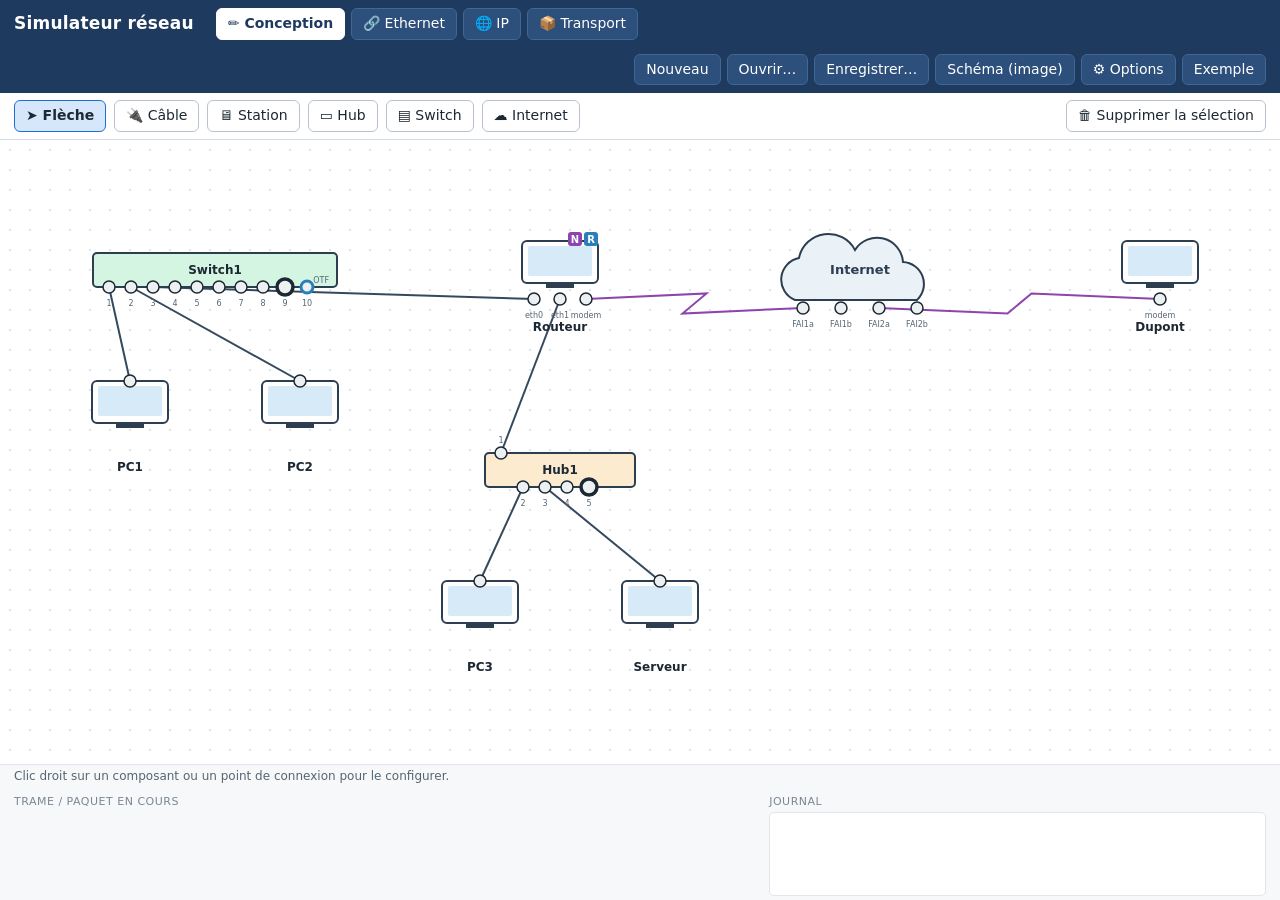
<file: espace-claude/simulateur/simulateur-reseau.html>
<!DOCTYPE html>
<html lang="fr">
<head>
<meta charset="utf-8">
<meta name="viewport" content="width=device-width, initial-scale=1">
<title>Simulateur réseau</title>
<style>*{box-sizing:border-box}
html,body{margin:0;height:100%;font:14px/1.4 system-ui,-apple-system,"Segoe UI",Roboto,sans-serif;color:#1c2833;background:#eef1f5}
#app{display:flex;flex-direction:column;height:100vh;min-height:560px}
header{display:flex;align-items:center;gap:14px;padding:8px 14px;background:#1f3a5f;color:#fff;flex-wrap:wrap}
header h1{font-size:17px;margin:0 8px 0 0;font-weight:700;letter-spacing:.2px}
.modes,.file{display:flex;gap:6px;flex-wrap:wrap}.file{margin-left:auto}
header .btn{background:#2c4f7c;color:#fff;border-color:#3f6797}
header .btn:hover{background:#3a6296}
header .btn.mode.on{background:#fff;color:#1f3a5f;border-color:#fff;font-weight:700}
.btn{font:inherit;padding:5px 11px;border:1px solid #b9c3cf;border-radius:6px;background:#fff;color:#1c2833;cursor:pointer}
.btn:hover:not(:disabled){background:#eaf0f7}
.btn:disabled{opacity:.45;cursor:default}
.btn.pri{background:#1f6fd1;color:#fff;border-color:#1f6fd1}.btn.pri:hover{background:#1a5cb0}
.btn.on{background:#d6e6fb;border-color:#1f6fd1;font-weight:600}
#bar{display:flex;align-items:center;gap:8px;padding:7px 14px;background:#fff;border-bottom:1px solid #d4dbe4;flex-wrap:wrap;min-height:46px}
#bar .sp{flex:1}
.inl{display:inline-flex;align-items:center;gap:4px;font-size:13px}.inl.dis{opacity:.45}
select,input[type=text],input[type=number],textarea{font:inherit;padding:4px 6px;border:1px solid #b9c3cf;border-radius:5px;background:#fff;max-width:100%}
#stage{position:relative;flex:1;overflow:auto;background:#fff;background-image:radial-gradient(#dfe5ec 1px,transparent 1px);background-size:20px 20px;min-height:320px}
#canvas{display:block;user-select:none}
.node{cursor:grab}.node.sel rect:first-of-type,.node.sel path:first-of-type{stroke:#1f6fd1;stroke-width:3.5}
.pt{cursor:crosshair}
#hint{padding:3px 14px;font-size:12px;color:#566573;background:#f6f8fa;border-top:1px solid #e1e6ec}
.bottom{display:flex;gap:10px;padding:6px 14px 8px;background:#f6f8fa;height:112px}
#frameWrap{flex:3;min-width:0}#logWrap{flex:2;min-width:0}
.lab{font-size:11px;text-transform:uppercase;letter-spacing:.5px;color:#7b8794;margin-bottom:3px}
#frame{display:flex;flex-wrap:wrap;gap:4px;align-content:flex-start;max-height:84px;overflow:auto}
.ch{padding:2px 7px;border-radius:5px;font-size:12px;border:1px solid #d4dbe4;background:#eaf2f8;white-space:nowrap}
#log{height:84px;overflow:auto;font-size:12px;color:#34495e;background:#fff;border:1px solid #e1e6ec;border-radius:5px;padding:3px 6px}
.menu{position:fixed;z-index:50;background:#fff;border:1px solid #b9c3cf;border-radius:7px;box-shadow:0 6px 20px rgba(0,0,0,.18);min-width:220px;padding:4px 0}
.mi{padding:5px 14px;cursor:pointer;font-size:13px}.mi:hover{background:#e8f1fd}.mi.dis{color:#aab;cursor:default}.sep{height:1px;background:#e1e6ec;margin:4px 0}
#modals .dlgwrap:not(.free){position:fixed;inset:0;background:rgba(20,30,45,.35);display:flex;align-items:center;justify-content:center;z-index:60;padding:12px}
.dlg{background:#fff;border-radius:10px;box-shadow:0 12px 40px rgba(0,0,0,.3);min-width:340px;max-width:96vw;max-height:92vh;display:flex;flex-direction:column;overflow:hidden}
.dlg.wide{min-width:560px}
.dlg.free{position:fixed;z-index:61;min-width:320px}
.dlgwrap.free{position:static}
.dlg-t{padding:9px 14px;background:#1f3a5f;color:#fff;font-weight:600;cursor:default}.dlg.free .dlg-t{cursor:move}
.dlg-b{display:flex;gap:8px;justify-content:flex-end;padding:10px 14px;border-top:1px solid #e1e6ec;background:#f6f8fa}
.form{padding:12px 14px;display:flex;flex-direction:column;gap:9px;overflow:auto}
.form label{display:flex;justify-content:space-between;align-items:center;gap:12px}.form label.chk{justify-content:flex-start}
.form label input[type=text],.form label input[type=number],.form label select{width:210px}
.form textarea{width:100%;font-family:ui-monospace,Consolas,monospace;font-size:12px}
.hint{font-size:12px;color:#6b7785}.err{color:#c0392b;font-size:13px;min-height:1em}
.tbl{padding:10px 14px;overflow:auto}.tbl table{border-collapse:collapse;width:100%;margin:6px 0}
.tbl th{background:#eef2f7;text-align:left;font-size:12px;padding:5px 7px;border:1px solid #d4dbe4}
.tbl td{padding:2px 4px;border:1px solid #e1e6ec}.tbl td input[type=text],.tbl td select{width:100%;border-color:transparent;background:transparent}
.tbl td input:not([readonly]):hover,.tbl td select:not(:disabled):hover{border-color:#b9c3cf;background:#fff}
.tbl tr.sel td{background:#e8f1fd}.tbl td.empty{text-align:center;color:#99a;padding:10px}
.tbl table.ro td{padding:3px 8px;font-size:13px}
.opts{padding:8px 14px;overflow:auto}.opts h4{margin:12px 0 4px;color:#1f3a5f;border-bottom:1px solid #e1e6ec;padding-bottom:2px}
.orow{display:flex;align-items:center;gap:8px;margin:3px 0}.orow span{flex:1;font-size:13px}.orow input[type=number],.orow select{width:120px}
.rst{border:none;background:none;cursor:pointer;color:#1f6fd1;font-size:15px}
#toasts{position:absolute;top:8px;right:12px;display:flex;flex-direction:column;gap:6px;align-items:flex-end;pointer-events:none;z-index:20;max-width:420px}
.toast{pointer-events:auto;background:#1f3a5f;color:#fff;padding:7px 12px;border-radius:7px;font-size:13px;box-shadow:0 4px 14px rgba(0,0,0,.25);cursor:pointer}
.toast.sticky{background:#b9770e}
#demos{position:absolute;left:0;top:0;pointer-events:none}
.demo{position:absolute;width:318px;background:#fffdf5;border:2px solid #e0a800;border-radius:9px;box-shadow:0 8px 24px rgba(0,0,0,.25);pointer-events:auto;z-index:30}
.demo-t{background:#e0a800;color:#2b2100;font-weight:700;padding:4px 10px;border-radius:6px 6px 0 0}
.demo-l{padding:6px 10px;display:flex;flex-direction:column;gap:3px;font-size:13px}
.st{padding:2px 6px;border-radius:4px;color:#566573}.st.cur{background:#fff3c4;color:#1c2833}.st.fin{font-weight:700}.st.ok{color:#1e8449}
.demo-b{display:flex;gap:6px;padding:6px 10px 8px;justify-content:flex-end}.demo .hint{padding:0 10px}
.choices{display:flex;flex-direction:column;gap:4px;padding:6px 10px}.btn.ch{text-align:left;font-size:12px;padding:4px 8px}
.fb{margin:2px 10px 4px;padding:3px 8px;border-radius:4px;font-size:12px}.fb.ok{background:#d5f5e3;color:#1e8449}.fb.bad{background:#fadbd8;color:#a93226}
[hidden]{display:none!important}</style>
</head>
<body>
<div id="app"></div>
<script>/* Moteur du simulateur réseau : modèle, Ethernet, ARP, IP, routage, NAT/PAT, filtrage */
(function (root) {
'use strict';

const BC = 'FF:FF:FF:FF:FF:FF';
const MAXSTEPS = 6000;

const OPT_DEFAULTS = {
  hubPorts: 4, hubCascade: 1, swPorts: 8, swCascade: 1, swQ: 1,
  swSaf: false, swStp: false, swVlan: 0, thick: false,
  listen: 150, tx: 700, shortCoef: 0.5, longCoef: 1.8, hubTurn: 80, swTurn: 120,
  speed: 10, ifg: 120, demoWait: 1100, announce: false, slow: 40, macTtl: 20,
  W: 1, X: 200, Y: 6, Z: 150,
  showFrame: true, pathDefault: 'eth', arpTtl: 12, pingWait: 1200, ipTtl: 8,
  internetDemo: true, autoArp: false, icons: true, routeOnlyDemo: false
};

const FAI = [
  { name: 'FAI1', net: '80.10.0.0', mask: '255.255.0.0', gw: '80.10.0.1', ips: ['80.10.0.11', '80.10.0.12'] },
  { name: 'FAI2', net: '90.20.0.0', mask: '255.255.0.0', gw: '90.20.0.1', ips: ['90.20.0.11', '90.20.0.12'] }
];

/* ---------- utilitaires adresses ---------- */
function ip2int(s) {
  const m = /^(\d{1,3})\.(\d{1,3})\.(\d{1,3})\.(\d{1,3})$/.exec(String(s || '').trim());
  if (!m) return null;
  const a = m.slice(1).map(Number);
  if (a.some(x => x > 255)) return null;
  return ((a[0] * 16777216) + (a[1] * 65536) + (a[2] * 256) + a[3]) >>> 0;
}
function int2ip(n) { return [(n >>> 24) & 255, (n >>> 16) & 255, (n >>> 8) & 255, n & 255].join('.'); }
function bitsToMask(b) { return b === 0 ? 0 : (0xFFFFFFFF << (32 - b)) >>> 0; }
function maskBits(mk) { let b = 0; while (b < 32 && (mk & (0x80000000 >>> b))) b++; return b; }
function validMask(s) {
  const v = ip2int(s); if (v === null) return false;
  return bitsToMask(maskBits(v)) === v;
}
function classMask(ip) { const a = ip >>> 24; return a < 128 ? 0xFF000000 : a < 192 ? 0xFFFF0000 : 0xFFFFFF00; }
function parseCidr(s) {
  s = String(s || '').trim();
  if (!s || s === '*') return { any: true };
  const parts = s.split('/');
  const ip = ip2int(parts[0]); if (ip === null) return null;
  let bits;
  if (parts.length > 1 && parts[1] !== '') {
    bits = parseInt(parts[1], 10);
    if (!(bits >= 0 && bits <= 32)) return null;
  } else {
    const cm = classMask(ip) >>> 0;
    bits = ((ip & cm) >>> 0) === ip ? maskBits(cm) : 32;
  }
  return { ip, bits, mask: bitsToMask(bits) };
}
function cidrMatch(c, ipStr) {
  if (!c || c.any) return true;
  const ip = ip2int(ipStr); if (ip === null) return false;
  return ((ip & c.mask) >>> 0) === ((c.ip & c.mask) >>> 0);
}
function inNet(ip, net, mask) {
  const a = ip2int(ip), n = ip2int(net), m = ip2int(mask);
  if (a === null || n === null || m === null) return false;
  return ((a & m) >>> 0) === ((n & m) >>> 0);
}
function isPrivate(ip) {
  const v = ip2int(ip); if (v === null) return false;
  return (v >>> 24) === 10 || ((v >>> 20) === 0xAC1) || ((v >>> 16) === 0xC0A8);
}

/* ---------- modèle ---------- */
function newModel() {
  return { v: 1, nextId: 1, macSeq: 1, nodes: [], cables: [], options: Object.assign({}, OPT_DEFAULTS), traced: {} };
}
function uid(m) { return m.nextId++; }
function hex2(n) { return ('0' + (n & 255).toString(16).toUpperCase()).slice(-2); }
function newMac(m) { const n = m.macSeq++; return ['02', '00', '5E', '00', hex2(n >> 8), hex2(n)].join(':'); }
function uniqueName(m, base) {
  let i = 1; const names = m.nodes.map(n => n.name);
  while (names.includes(base + i)) i++;
  return base + i;
}
function addStation(m, x, y) {
  const id = 's' + uid(m);
  const n = {
    id, type: 'station', name: uniqueName(m, 'PC'), x, y, on: true,
    nics: [{ mac: newMac(m), ip: '', mask: '255.255.255.0' }], remote: false,
    gateway: '', routing: false, routes: [], arp: [], hosts: [], listen: [], rules: [],
    nat: { on: false, pub: 0 }, maps: [], natTable: [], exch: [], eph: 49152, xid: 1
  };
  m.nodes.push(n); return n;
}
function addHub(m, x, y) {
  const o = m.options;
  const n = { id: 'h' + uid(m), type: 'hub', name: uniqueName(m, 'Hub'), x, y, on: true, ports: o.hubPorts, cascade: o.hubCascade };
  m.nodes.push(n); return n;
}
function addSwitch(m, x, y) {
  const o = m.options;
  const n = {
    id: 'w' + uid(m), type: 'switch', name: uniqueName(m, 'Switch'), x, y, on: true,
    ports: o.swPorts, cascade: o.swCascade, dot1q: o.swQ, mode: o.swSaf ? 'saf' : 'otf', stp: o.swStp, vlan: o.swVlan,
    macTable: [], portVlan: {}, macVlan: {}, manualBlock: {}, stpBlock: {}
  };
  m.nodes.push(n); return n;
}
function addInternet(m, x, y) {
  if (m.nodes.some(n => n.type === 'internet')) return null;
  const n = { id: 'i' + uid(m), type: 'internet', name: 'Internet', x, y, on: true };
  m.nodes.push(n); return n;
}
function nodeById(m, id) { return m.nodes.find(n => n.id === id); }

function pointsOf(n) {
  const a = []; const id = n.id;
  if (n.type === 'station') {
    n.nics.forEach((c, i) => a.push({ id: id + ':n' + i, node: id, kind: 'n', idx: i, num: i + 1, label: 'eth' + i }));
    if (n.remote) a.push({ id: id + ':r0', node: id, kind: 'r', idx: 0, num: n.nics.length + 1, label: 'modem' });
  } else if (n.type === 'hub' || n.type === 'switch') {
    let k = 0;
    for (let i = 0; i < n.ports; i++) a.push({ id: id + ':p' + i, node: id, kind: 'p', idx: i, num: ++k, label: String(k) });
    for (let i = 0; i < n.cascade; i++) a.push({ id: id + ':c' + i, node: id, kind: 'c', idx: i, num: ++k, label: String(k) });
    if (n.type === 'switch') for (let i = 0; i < (n.dot1q || 0); i++) a.push({ id: id + ':q' + i, node: id, kind: 'q', idx: i, num: ++k, label: String(k) });
  } else if (n.type === 'internet') {
    for (let i = 0; i < 4; i++) a.push({ id: id + ':f' + i, node: id, kind: 'f', idx: i, num: i + 1, label: 'FAI' + (i < 2 ? 1 : 2) + (i % 2 ? 'b' : 'a') });
  }
  return a;
}
function findPoint(m, ptId) {
  const nid = String(ptId).split(':')[0];
  const n = nodeById(m, nid); if (!n) return null;
  return pointsOf(n).find(p => p.id === ptId) || null;
}
function cableAt(m, ptId) { return m.cables.find(c => c.a === ptId || c.b === ptId) || null; }
function polarity(kind) { return (kind === 'n' || kind === 'c') ? 'A' : 'B'; }
function cableValid(m, c) {
  const a = findPoint(m, c.a), b = findPoint(m, c.b);
  if (!a || !b) return false;
  const tel = k => k === 'r' || k === 'f';
  if (c.type === 'telecom') return (a.kind === 'r' && b.kind === 'f') || (a.kind === 'f' && b.kind === 'r');
  if (tel(a.kind) || tel(b.kind)) return false;
  const same = polarity(a.kind) === polarity(b.kind);
  return c.type === 'croise' ? same : !same;
}
function peerOf(m, ptId) {
  const c = cableAt(m, ptId); if (!c || !cableValid(m, c)) return null;
  const o = c.a === ptId ? c.b : c.a;
  const pt = findPoint(m, o); if (!pt) return null;
  return { cable: c, pt };
}
function suggestCableType(m, a, b) {
  const pa = findPoint(m, a), pb = findPoint(m, b);
  if (!pa || !pb) return 'droit';
  const tel = k => k === 'r' || k === 'f';
  if (tel(pa.kind) || tel(pb.kind)) return 'telecom';
  return polarity(pa.kind) === polarity(pb.kind) ? 'croise' : 'droit';
}
function isBlocked(sw, pt) { return !!(sw.manualBlock[pt.num] || sw.stpBlock[pt.num]); }
function pointState(m, pt) {
  const n = nodeById(m, pt.node);
  if (!n.on) return 'off';
  const c = cableAt(m, pt.id);
  if (!c) return 'free';
  if (!cableValid(m, c)) return 'error';
  if (n.type === 'switch' && isBlocked(n, pt)) return 'blocked';
  return 'ok';
}

/* ---------- interfaces IP d'une station ---------- */
function faiOfPoint(m, ptId) {
  const c = cableAt(m, ptId); if (!c || c.type !== 'telecom') return null;
  const o = c.a === ptId ? c.b : c.a;
  const p = findPoint(m, o); if (!p || p.kind !== 'f') return null;
  const f = FAI[p.idx < 2 ? 0 : 1];
  return { fai: f, ip: f.ips[p.idx % 2], access: p };
}
function ifaces(m, st) {
  const a = st.nics.map((c, i) => ({ i, kind: 'n', ip: c.ip, mask: c.mask, mac: c.mac, pt: st.id + ':n' + i, label: 'eth' + i }));
  if (st.remote) {
    const fi = faiOfPoint(m, st.id + ':r0');
    a.push({ i: st.nics.length, kind: 'r', ip: fi ? fi.ip : '', mask: fi ? fi.fai.mask : '', mac: null, pt: st.id + ':r0', label: 'modem', fai: fi ? fi.fai : null });
  }
  return a;
}
function routesOf(m, st) {
  const fs = ifaces(m, st); const rs = [];
  for (const f of fs) {
    if (!f.ip || ip2int(f.ip) === null || !validMask(f.mask)) continue;
    rs.push({ net: int2ip((ip2int(f.ip) & ip2int(f.mask)) >>> 0), mask: f.mask, gw: '', iface: f.i, src: 'directe' });
  }
  for (const r of st.routes) {
    const f = fs.find(f => f.ip && inNet(r.gw, f.ip, f.mask));
    if (f) rs.push({ net: r.net, mask: r.mask, gw: r.gw, iface: f.i, src: 'statique' });
  }
  if (st.gateway) {
    const f = fs.find(f => f.ip && inNet(st.gateway, f.ip, f.mask));
    if (f) rs.push({ net: '0.0.0.0', mask: '0.0.0.0', gw: st.gateway, iface: f.i, src: 'défaut' });
  } else {
    const f = fs.find(f => f.kind === 'r' && f.fai);
    if (f) rs.push({ net: '0.0.0.0', mask: '0.0.0.0', gw: f.fai.gw, iface: f.i, src: 'défaut (FAI)' });
  }
  return rs;
}
function lookupRoute(m, st, dst) {
  let best = null, bb = -1;
  const rank = { 'directe': 3, 'statique': 2 };
  for (const r of routesOf(m, st)) {
    if (!inNet(dst, r.net, r.mask)) continue;
    const b = maskBits(ip2int(r.mask));
    if (b > bb || (b === bb && (rank[r.src] || 1) > (rank[best.src] || 1))) { best = r; bb = b; }
  }
  return best;
}
function resolveName(st, s) {
  s = String(s || '').trim();
  if (ip2int(s) !== null) return s;
  const h = st.hosts.find(h => h.name.toLowerCase() === s.toLowerCase());
  if (h) return h.ip;
  if (st.name.toLowerCase() === s.toLowerCase()) { const c = st.nics.find(c => c.ip); return c ? c.ip : null; }
  return null;
}

/* ---------- L2 : parcours, spanning tree, découverte ---------- */
function l2reach(m, startPtId, opts) {
  opts = opts || {};
  const found = []; const seen = new Set([startPtId]);
  const queue = [startPtId];
  while (queue.length) {
    const cur = queue.shift();
    const peer = peerOf(m, cur); if (!peer) continue;
    const q = peer.pt; if (seen.has(q.id)) continue; seen.add(q.id);
    const n = nodeById(m, q.node);
    if (n.type === 'station') { if (q.kind === 'n') found.push(q); continue; }
    if ((n.type === 'hub' || n.type === 'switch') && n.on) {
      if (n.type === 'switch' && isBlocked(n, q)) continue;
      for (const p of pointsOf(n)) {
        if (p.id === q.id || seen.has(p.id)) continue;
        if (n.type === 'switch' && isBlocked(n, p)) continue;
        seen.add(p.id); queue.push(p.id);
      }
    }
  }
  return found;
}
function l2path(m, fromPt, toPt) {
  // BFS sur les points ; retourne la liste des câbles parcourus
  const prev = new Map(); prev.set(fromPt, null);
  const queue = [fromPt];
  while (queue.length) {
    const cur = queue.shift();
    const peer = peerOf(m, cur); if (!peer) continue;
    const q = peer.pt;
    if (prev.has(q.id)) continue;
    prev.set(q.id, { from: cur, cable: peer.cable });
    if (q.id === toPt) break;
    const n = nodeById(m, q.node);
    if ((n.type === 'hub' || n.type === 'switch') && n.on) {
      for (const p of pointsOf(n)) {
        if (p.id === q.id || prev.has(p.id)) continue;
        if (n.type === 'switch' && isBlocked(n, p)) continue;
        prev.set(p.id, { from: q.id, cable: null }); queue.push(p.id);
      }
    }
  }
  if (!prev.has(toPt)) return null;
  const path = []; let cur = toPt;
  while (prev.get(cur)) {
    const e = prev.get(cur);
    if (e.cable) path.unshift({ cable: e.cable, from: e.from, to: cur });
    cur = e.from;
  }
  return path;
}
function computeStp(m) {
  const sws = m.nodes.filter(n => n.type === 'switch');
  sws.forEach(s => { s.stpBlock = {}; });
  const act = sws.filter(s => s.stp && s.on);
  if (!act.length) return;
  const root = act.slice().sort((a, b) => parseInt(a.id.slice(1)) - parseInt(b.id.slice(1)))[0];
  const dev = n => (n.type === 'hub' || n.type === 'switch') && n.on;
  const depth = new Map([[root.id, 0]]); const tree = new Set(); const queue = [root.id];
  while (queue.length) {
    const cur = nodeById(m, queue.shift());
    for (const c of m.cables) {
      if (!cableValid(m, c)) continue;
      const pa = findPoint(m, c.a), pb = findPoint(m, c.b);
      let me, other;
      if (pa.node === cur.id) { me = pa; other = pb; } else if (pb.node === cur.id) { me = pb; other = pa; } else continue;
      const on = nodeById(m, other.node);
      if (!dev(on) || depth.has(on.id)) continue;
      depth.set(on.id, depth.get(cur.id) + 1); tree.add(c.id); queue.push(on.id);
    }
  }
  for (const c of m.cables) {
    if (!cableValid(m, c) || tree.has(c.id)) continue;
    const pa = findPoint(m, c.a), pb = findPoint(m, c.b);
    const na = nodeById(m, pa.node), nb = nodeById(m, pb.node);
    if (!dev(na) || !dev(nb) || !depth.has(na.id) || !depth.has(nb.id)) continue;
    const cand = [[na, pa], [nb, pb]].filter(([n]) => n.type === 'switch' && n.stp)
      .sort((x, y) => (depth.get(y[0].id) - depth.get(x[0].id)) || (parseInt(y[0].id.slice(1)) - parseInt(x[0].id.slice(1))));
    if (cand.length) cand[0][0].stpBlock[cand[0][1].num] = true;
  }
}
function discoverSwitch(m, sw) {
  for (const p of pointsOf(sw)) {
    if (isBlocked(sw, p)) continue;
    for (const q of l2reach(m, p.id)) {
      const st = nodeById(m, q.node); if (!st.on) continue;
      const mac = st.nics[q.idx].mac;
      const e = sw.macTable.find(e => e.mac === mac);
      if (e) { e.port = p.num; e.ttl = m.options.macTtl; } else sw.macTable.push({ mac, port: p.num, ttl: m.options.macTtl });
    }
  }
}
function fillArp(m, opts) {
  opts = opts || {};
  for (const st of m.nodes.filter(n => n.type === 'station')) {
    for (const f of ifaces(m, st)) {
      if (f.kind !== 'n' || !f.ip) continue;
      for (const q of l2reach(m, f.pt)) {
        const o = nodeById(m, q.node); const oc = o.nics[q.idx];
        if (o === st || !oc.ip || !inNet(oc.ip, f.ip, f.mask)) continue;
        const e = st.arp.find(e => e.ip === oc.ip);
        if (e) { e.mac = oc.mac; if (!e.static) e.ttl = m.options.arpTtl; if (opts.static) e.static = true; }
        else st.arp.push({ ip: oc.ip, mac: oc.mac, static: !!opts.static, ttl: m.options.arpTtl });
      }
    }
  }
}
function clone(m) { return JSON.parse(JSON.stringify(m, (k, v) => (k[0] === '_' ? undefined : v))); }

/* ---------- simulation ---------- */
function Sim(m, o) {
  const opt = m.options;
  const ev = []; const q = []; let seq = 0, steps = 0;
  const st0 = { ok: null, pingDone: false, errors: 0 };
  let rng = o.seed || 12345;
  function rnd() { rng = (rng * 1664525 + 1013904223) >>> 0; return rng / 4294967296; }

  function at(t, fn) { q.push({ t, fn, s: seq++ }); }
  function run() {
    while (q.length) {
      let bi = 0;
      for (let i = 1; i < q.length; i++) if (q[i].t < q[bi].t || (q[i].t === q[bi].t && q[i].s < q[bi].s)) bi = i;
      const e = q.splice(bi, 1)[0];
      if (++steps > MAXSTEPS) { ev.push({ k: 'msg', t: e.t, node: null, text: 'Simulation interrompue : trop d\'événements (boucle dans le réseau ?)', sticky: true }); break; }
      e.fn(e.t);
    }
  }
  const msg = (nid, t, text, sticky) => ev.push({ k: 'msg', t, node: nid, text, sticky: !!sticky });
  const demo = (n, t, title, inters, fin, extra) => {
    if (!o.demos || m.traced[n.id] === false) return;
    const pool = inters.concat([fin], extra || []);
    ev.push({ k: 'demo', t, node: n.id, title, inters, fin, pool });
  };
  const txTime = f => opt.tx * (f.size === 'short' ? opt.shortCoef : f.size === 'long' ? opt.longCoef : 1);
  const cableTime = c => (c.len || 10) * 60 / opt.speed;

  /* --- émission d'une trame sur un point --- */
  const busy = {};      // collisions câble : {cableId:[{from,start,end,xm}]}
  function collide(xa, xb, t, where) {
    if (xa.corrupt && xb.corrupt) return;
    xa.corrupt = true; xb.corrupt = true;
    ev.push({ k: 'collision', t, where });
    [xa, xb].forEach(x => { if (x.origin) reactCollision(x, t); });
  }
  function reactCollision(x, t) {
    if (x.reacted) return; x.reacted = true;
    const org = x.origin;
    if (org.attempt >= 10) { msg(nodeById(m, findPoint(m, org.pt).node).id, t, 'Abandon après 10 collisions.', true); return; }
    const n = org.no || 1;
    const k = org.attempt + 1;
    const delay = (opt.W === 0 ? 1 : n * opt.W) * k * opt.X * (1 + Math.floor(rnd() * opt.Y)) + opt.Z;
    const nx = { id: seq++, corrupt: false, origin: { pt: org.pt, frame: org.frame, attempt: k, no: n } };
    ev.push({ k: 'retry', t: t + 150, pt: org.pt, attempt: k });
    at(t + 150 + delay, tt => sendFrame(org.pt, org.frame, tt, nx));
  }
  function sendFrame(ptId, frame, t, xm) {
    const peer = peerOf(m, ptId);
    const pt = findPoint(m, ptId);
    const node = nodeById(m, pt.node);
    if (!peer) { ev.push({ k: 'lost', t, pt: ptId }); return; }
    const c = peer.cable; const tr = cableTime(c); const d = o.real ? txTime(frame) : 0;
    xm = xm || { id: seq++, corrupt: false };
    let f = frame;
    if (node.type === 'switch' && frame.vlan && pt.kind !== 'q') f = Object.assign({}, frame, { vlan: null });
    ev.push({ k: 'seg', t, dur: tr, cable: c.id, from: ptId, to: peer.pt.id, frame: f, d, xm });
    if (o.real && !o.full && (pt.kind === 'n' || node.type === 'switch')) {
      const L = busy[c.id] || (busy[c.id] = []);
      for (const b of L) {
        if (b.from !== ptId && t < b.end + tr && b.start < t + d + tr) collide(xm, b.xm, Math.max(t, b.start) + tr / 2, c.id);
      }
      L.push({ from: ptId, start: t, end: t + d, xm });
    }
    at(t + tr, tt => recv(peer.pt, f, tt, xm));
  }
  function recv(pt, f, t, xm) {
    const n = nodeById(m, pt.node);
    ev.push({ k: 'arrive', t, pt: pt.id });
    if (n.type === 'station') {
      if (o.real) at(t + txTime(f), tt => { if (!xm.corrupt) stRecv(n, pt, f, tt); });
      else stRecv(n, pt, f, t);
    } else if (n.type === 'hub') hubRecv(n, pt, f, t, xm);
    else if (n.type === 'switch') swRecv(n, pt, f, t, xm);
    else if (n.type === 'internet') internetRecvTelecom(n, pt, f, t);
  }

  /* --- hub --- */
  const hubSeen = {};
  function hubRecv(h, pt, f, t, xm) {
    if (!h.on) return;
    const d = o.real ? txTime(f) : 0;
    if (o.real) {
      const L = hubSeen[h.id] || (hubSeen[h.id] = []);
      for (const b of L) if (b.pt !== pt.id && t < b.end && b.start < t + d) collide(xm, b.xm, t, h.id);
      L.push({ pt: pt.id, start: t, end: t + d, xm });
    }
    const outs = pointsOf(h).filter(p => p.id !== pt.id && peerOf(m, p.id));
    demo(h, t, 'Hub ' + h.name, ['Réception d\'une trame sur le port ' + pt.num + '…'], 'Répétition de la trame sur tous les autres ports →',
      ['Lecture de l\'adresse destinataire…', 'Émission sur le port de l\'adresse destinataire →']);
    outs.forEach(p => at(t + opt.hubTurn, tt => sendFrame(p.id, f, tt, xm)));
  }

  /* --- switch --- */
  const swBusy = {};
  function vlanOfPort(sw, p) { return sw.portVlan[p.num] || 1; }
  function swRecv(sw, pt, f, t, xm) {
    if (!sw.on) return;
    if (isBlocked(sw, pt)) {
      demo(sw, t, 'Switch ' + sw.name, ['Réception sur le port ' + pt.num + '…'], 'Port bloqué (spanning tree) : trame ignorée →', ['Mise à jour de la table mac/port…']);
      return;
    }
    const d = o.real ? txTime(f) : 0;
    const fwdAt = o.real ? (sw.mode === 'saf' ? t + d : t + d * 0.2) : t;
    const doFwd = tt => {
      if (sw.mode === 'saf' && o.real && xm.corrupt) { ev.push({ k: 'drop', t: tt, pt: pt.id }); return; }
      let vlan = null;
      if (sw.vlan === 1) vlan = pt.kind === 'q' ? (f.vlan || 1) : vlanOfPort(sw, pt);
      else if (sw.vlan === 2) vlan = pt.kind === 'q' ? (f.vlan || 1) : (sw.macVlan[f.src] || 1);
      // apprentissage
      sw.macTable.forEach(e => { e.ttl--; });
      sw.macTable = sw.macTable.filter(e => e.ttl > 0 || e.mac === f.src);
      const le = sw.macTable.find(e => e.mac === f.src);
      if (le) { le.port = pt.num; le.ttl = opt.macTtl; } else sw.macTable.push({ mac: f.src, port: pt.num, ttl: opt.macTtl });
      if (sw.vlan === 2 && pt.kind !== 'q') sw.portVlan[pt.num] = vlan;
      const bc = f.dst === BC;
      const known = bc ? null : sw.macTable.find(e => e.mac === f.dst);
      const vlanOk = p => sw.vlan === 0 || p.kind === 'q' || vlanOfPort(sw, p) === vlan;
      const cands = pointsOf(sw).filter(p => p.id !== pt.id && peerOf(m, p.id) && !isBlocked(sw, p));
      let outs, fin;
      if (known) {
        if (known.port === pt.num) { outs = []; fin = 'Destinataire sur le port d\'arrivée : trame ignorée →'; }
        else {
          const p = cands.find(p => p.num === known.port);
          if (p && vlanOk(p)) { outs = [p]; fin = 'Adresse destinataire connue (port ' + p.num + ') : émission sur ce port →'; }
          else { outs = []; fin = 'Destinataire dans un autre vlan ou port inutilisable : trame ignorée →'; }
        }
      } else {
        outs = cands.filter(vlanOk);
        fin = bc ? 'Adresse de diffusion : émission sur tous les ports sauf celui d\'arrivée →' : 'Adresse destinataire inconnue : émission sur tous les ports sauf celui d\'arrivée →';
      }
      const inters = ['Lecture de l\'adresse source…', 'Mise à jour de la table mac/port…'];
      if (sw.vlan) inters.push('Détermination du vlan de la trame (vlan ' + vlan + ')…');
      inters.push('Lecture de l\'adresse destinataire…');
      const all = ['Adresse de diffusion : émission sur tous les ports sauf celui d\'arrivée →', 'Adresse destinataire inconnue : émission sur tous les ports sauf celui d\'arrivée →',
        'Destinataire sur le port d\'arrivée : trame ignorée →', 'Adresse destinataire connue (port N) : émission sur ce port →'];
      demo(sw, tt, 'Switch ' + sw.name, inters, fin, all.filter(s => s !== fin && !s.includes('(port N)')));
      let share = null;
      outs.forEach(p => {
        const out = Object.assign({}, f, { vlan: (sw.vlan && p.kind === 'q') ? vlan : null });
        let ts = tt + opt.swTurn;
        let x2 = (o.real && sw.mode !== 'saf') ? xm : { id: seq++, corrupt: false };
        if (o.real) {
          const key = sw.id + ':' + p.id; const b = swBusy[key] || 0;
          if (b > ts) ts = b + opt.ifg;
          swBusy[key] = ts + d;
        }
        at(ts, t3 => sendFrame(p.id, out, t3, x2));
      });
    };
    at(fwdAt, doFwd);
  }

  /* --- station : couche Ethernet --- */
  function stRecv(st, pt, f, t) {
    if (!st.on) return;
    const nic = st.nics[pt.idx];
    const mine = f.dst === nic.mac, bc = f.dst === BC;
    const fin = mine ? 'Adresse destinataire = ma carte : trame acceptée →' : bc ? 'Adresse de diffusion : trame acceptée →' : 'Adresse destinataire ≠ ma carte : trame ignorée →';
    if (o.mode === 'eth') {
      demo(st, t, 'Station ' + st.name, ['Lecture de l\'adresse destinataire…'], fin,
        ['Adresse destinataire = ma carte : trame acceptée →', 'Adresse de diffusion : trame acceptée →', 'Adresse destinataire ≠ ma carte : trame ignorée →'].filter(s => s !== fin));
      if ((mine || bc) && o.msgRecv) msg(st.id, t, 'Trame reçue par ' + st.name + '.');
      if (mine || bc) ev.push({ k: 'flash', t, pt: pt.id });
      return;
    }
    if (!(mine || bc)) return;
    if (f.type === 'ARP') arpInput(st, pt.idx, f.payload, t);
    else if (f.type === 'IP') ipInput(st, pt.idx, f.payload, t);
  }
  function stSend(st, nicIdx, frame, t) {
    if (!st.on) { msg(st.id, t, st.name + ' est éteinte.', true); return; }
    if (o.real) {
      ev.push({ k: 'listen', t, node: st.id, dur: opt.listen });
      t += opt.listen;
    }
    sendFrame(st.id + ':n' + nicIdx, frame, t, { id: seq++, corrupt: false, origin: o.real ? { pt: st.id + ':n' + nicIdx, frame, attempt: 0, no: frame.no || 1 } : null });
  }

  /* --- ARP --- */
  function arpGet(st, ip) { return st.arp.find(e => e.ip === ip); }
  function arpPut(st, ip, mac) {
    const e = arpGet(st, ip);
    if (e) { e.mac = mac; if (!e.static) e.ttl = opt.arpTtl; } else st.arp.push({ ip, mac, static: false, ttl: opt.arpTtl });
  }
  function arpAge(st) { st.arp.forEach(e => { if (!e.static) e.ttl--; }); st.arp = st.arp.filter(e => e.static || e.ttl > 0); }
  const pending = [];
  function frameOf(f, dst, type, payload) { return { src: f.mac, dst, type, payload, vlan: null, size: 'normal' }; }

  function directDeliver(st, f, dstMacOrBc, frame, t, ipTarget) {
    // « route IP » : le paquet saute de station en station sans traverser les hubs/switchs
    let target = null;
    for (const s2 of m.nodes.filter(n => n.type === 'station')) {
      for (const c of s2.nics.map((c, i) => ({ c, i }))) {
        if (s2 === st && c.i === f.i) continue;
        const hit = dstMacOrBc === BC ? c.c.ip === ipTarget : c.c.mac === dstMacOrBc;
        if (hit) { const path = l2path(m, f.pt, s2.id + ':n' + c.i); if (path) { target = { s2, i: c.i, path }; } }
      }
    }
    if (!target) { ev.push({ k: 'lost', t, pt: f.pt }); return; }
    let tt = t;
    target.path.forEach(seg => {
      const tr = cableTime(seg.cable);
      ev.push({ k: 'seg', t: tt, dur: tr, cable: seg.cable.id, from: seg.from, to: seg.to, frame, d: 0, xm: { corrupt: false } });
      tt += tr;
    });
    const pt = findPoint(m, target.s2.id + ':n' + target.i);
    at(tt, t3 => stRecv(target.s2, pt, frame, t3));
  }
  function emit(st, f, dstMac, type, payload, t, ipTarget) {
    const frame = frameOf(f, dstMac, type, payload);
    if (o.pathMode === 'ip' && o.mode !== 'eth') directDeliver(st, f, dstMac, frame, t, ipTarget);
    else stSend(st, f.i, frame, t);
  }
  function arpRequest(st, f, ip, t) {
    emit(st, f, BC, 'ARP', { op: 'request', sip: f.ip, smac: f.mac, tip: ip, tmac: '?' }, t, ip);
  }
  function arpInput(st, idx, p, t) {
    const f = ifaces(m, st)[idx];
    const demoOn = o.arpDemo;
    if (p.op === 'request') {
      if (p.tip === f.ip) {
        arpPut(st, p.sip, p.smac);
        if (demoOn) demo(st, t, 'Station ' + st.name + ' (ARP)', ['Lecture de la requête ARP…', 'Mémorisation de l\'adresse IP/MAC de l\'émetteur…'], 'Mon adresse IP est demandée : envoi de la réponse ARP →', ['Requête ARP non destinée à cette station : ignorée →']);
        emit(st, f, p.smac, 'ARP', { op: 'reply', sip: f.ip, smac: f.mac, tip: p.sip, tmac: p.smac }, t + 20, p.sip);
      } else if (demoOn) demo(st, t, 'Station ' + st.name + ' (ARP)', ['Lecture de la requête ARP…'], 'Requête ARP non destinée à cette station : ignorée →', ['Mon adresse IP est demandée : envoi de la réponse ARP →']);
    } else if (p.op === 'reply' && p.tip === f.ip) {
      arpPut(st, p.sip, p.smac);
      const todo = pending.filter(x => x.st === st && x.hop === p.sip);
      if (demoOn) demo(st, t, 'Station ' + st.name + ' (ARP)', ['Lecture de la réponse ARP…', 'Mise à jour du cache ARP…'], todo.length ? 'Envoi du paquet IP en attente →' : 'Fin du traitement →', ['Envoi d\'une nouvelle requête ARP →']);
      todo.forEach(x => { pending.splice(pending.indexOf(x), 1); emit(st, ifaces(m, st)[x.ifi], p.smac, 'IP', x.pkt, t + 20, p.sip); });
    }
  }

  /* --- filtrage --- */
  function filterOk(st, pkt, inIf, outIf) {
    if (!st.rules.length) return true;
    const fs = ifaces(m, st);
    return st.rules.some(r => {
      if (r.inIf !== '' && r.inIf !== undefined && r.inIf !== null) { if (inIf === null || Number(r.inIf) !== inIf) return false; }
      if (r.outIf !== '' && r.outIf !== undefined && r.outIf !== null) { if (outIf === null || Number(r.outIf) !== outIf) return false; }
      if (r.proto && r.proto !== '*' && r.proto !== pkt.proto) return false;
      const sc = parseCidr(r.src), dc = parseCidr(r.dst);
      if (!cidrMatch(sc, pkt.src) || !cidrMatch(dc, pkt.dst)) return false;
      if (pkt.proto !== 'ICMP') {
        if (r.sport !== '' && r.sport !== undefined && Number(r.sport) !== pkt.sport) return false;
        if (r.dport !== '' && r.dport !== undefined && Number(r.dport) !== pkt.dport) return false;
      }
      return true;
    });
  }
  const filterUsed = st => st.rules.length > 0;

  /* --- NAT / PAT --- */
  function snat(st, pkt, ifOut) {
    const pubIp = ifaces(m, st)[ifOut].ip;
    const idKey = pkt.proto === 'ICMP' ? 'id' : 'sport';
    const mp = st.maps.find(x => x.proto === pkt.proto && x.ip === pkt.src && Number(x.port) === pkt[idKey]);
    let note;
    if (mp) { note = { from: pkt.src + ':' + pkt[idKey], to: pubIp + ':' + mp.pubPort }; pkt.src = pubIp; pkt[idKey] = Number(mp.pubPort); return note; }
    let e = st.natTable.find(x => x.proto === pkt.proto && x.priv === pkt.src && x.privPort === pkt[idKey] && !x.mapping);
    if (!e) {
      let port = pkt[idKey];
      const used = p => st.natTable.some(x => x.proto === pkt.proto && x.pubPort === p) || st.maps.some(x => x.proto === pkt.proto && Number(x.pubPort) === p);
      if (used(port)) { port = 40000; while (used(port)) port++; }
      e = { proto: pkt.proto, priv: pkt.src, privPort: pkt[idKey], pubPort: port };
      st.natTable.push(e);
    }
    note = { from: pkt.src + ':' + pkt[idKey], to: pubIp + ':' + e.pubPort };
    pkt.src = pubIp; pkt[idKey] = e.pubPort;
    return note;
  }
  function dnat(st, pkt) {
    const idKey = pkt.proto === 'ICMP' ? 'id' : 'dport';
    const key = pkt.proto === 'ICMP' ? pkt.id : pkt.dport;
    const dyn = st.natTable.find(x => x.proto === pkt.proto && x.pubPort === key);
    if (dyn) { const note = { from: pkt.dst + ':' + key, to: dyn.priv + ':' + dyn.privPort }; pkt.dst = dyn.priv; pkt[idKey] = dyn.privPort; return note; }
    const mp = st.maps.find(x => x.proto === pkt.proto && Number(x.pubPort) === key);
    if (mp && pkt.proto !== 'ICMP') { const note = { from: pkt.dst + ':' + key, to: mp.ip + ':' + mp.port }; pkt.dst = mp.ip; pkt.dport = Number(mp.port); return note; }
    return null;
  }

  /* --- IP --- */
  function newPkt(st, dst, extra) { return Object.assign({ src: '', dst, ttl: opt.ipTtl, proto: 'ICMP', auto: false }, extra); }

  function transmitIf(st, fi, hop, pkt, t) {
    arpAge(st);
    if (fi.kind === 'r') { remoteSend(st, fi, pkt, t); return; }
    if (o.pathMode === 'ip' && o.mode !== 'eth' && o.autoArp) {
      // caches pré-remplis : adresse MAC connue sans échange ARP
      const e = arpGet(st, hop);
      if (!e) { const tgt = lookupMacByIp(st, fi, hop); if (tgt) arpPut(st, hop, tgt); }
    }
    const e = arpGet(st, hop);
    if (e) { emit(st, fi, e.mac, 'IP', pkt, t, hop); return; }
    pending.push({ st, hop, pkt, ifi: fi.i });
    arpRequest(st, fi, hop, t);
    ev.push({ k: 'note', t, node: st.id, text: 'ARP : qui possède ' + hop + ' ?' });
  }
  function lookupMacByIp(st, fi, ip) {
    for (const q of l2reach(m, fi.pt)) { const c = nodeById(m, q.node).nics[q.idx]; if (c.ip === ip) return c.mac; }
    return null;
  }
  function ipOutput(st, pkt, t, inIf) {
    const r = lookupRoute(m, st, pkt.dst);
    if (!r) {
      demo(st, t, 'Station ' + st.name + ' (IP)', ['Lecture de l\'adresse IP destinataire…', 'Recherche dans la table de routage…'], 'Aucune route : paquet détruit →', ['Route trouvée : émission du paquet →']);
      msg(st.id, t, st.name + ' : réseau inaccessible (' + pkt.dst + ').', true);
      st0.errors++; return false;
    }
    const fi = ifaces(m, st)[r.iface];
    if (!pkt.src) pkt.src = fi.ip;
    if (inIf === null || inIf === undefined) {
      if (!filterOk(st, pkt, null, fi.i)) { demo(st, t, 'Station ' + st.name + ' (filtrage)', ['Recherche d\'une règle de filtrage applicable…'], 'Aucune règle ne s\'applique : paquet bloqué →', []); msg(st.id, t, st.name + ' : émission bloquée par le filtrage.', true); st0.errors++; return false; }
    }
    transmitIf(st, fi, r.gw || pkt.dst, pkt, t);
    return true;
  }
  function ipInput(st, ifIdx, pkt, t) {
    pkt = Object.assign({}, pkt);
    const fs = ifaces(m, st);
    const myIps = fs.map(f => f.ip).filter(Boolean);
    let note = null;
    if (st.nat.on && ifIdx === st.nat.pub && pkt.dst === fs[ifIdx].ip) {
      const n2 = dnat(st, pkt); if (n2) note = n2;
    }
    const toMe = myIps.includes(pkt.dst);
    if (toMe) {
      if (!filterOk(st, pkt, ifIdx, null)) {
        demo(st, t, 'Station ' + st.name + ' (filtrage)', ['Recherche d\'une règle de filtrage applicable…'], 'Aucune règle ne s\'applique : paquet bloqué →', []);
        msg(st.id, t, st.name + ' : paquet de ' + pkt.src + ' bloqué par le filtrage.', true); st0.errors++; return;
      }
      deliverLocal(st, ifIdx, pkt, t); return;
    }
    if (!(st.routing && fs.length > 1)) {
      demo(st, t, 'Station ' + st.name + ' (IP)', ['Lecture de l\'adresse IP destinataire…'], 'Adresse ≠ la mienne et pas de routage : paquet ignoré →', ['Recherche dans la table de routage…']);
      return;
    }
    const inters = ['Lecture de l\'adresse IP destinataire…', 'Décrémentation du TTL…'];
    pkt.ttl--;
    if (pkt.ttl <= 0) {
      demo(st, t, 'Routeur ' + st.name, inters, 'TTL = 0 : paquet détruit, envoi d\'un message ICMP « TTL expiré » →', ['Recherche dans la table de routage…']);
      icmpError(st, ifIdx, pkt, 'ttl-exceeded', t); return;
    }
    inters.push('Recherche dans la table de routage…');
    const r = lookupRoute(m, st, pkt.dst);
    if (!r) {
      demo(st, t, 'Routeur ' + st.name, inters, 'Aucune route : paquet détruit, envoi d\'un message ICMP « destination inaccessible » →', ['TTL = 0 : paquet détruit, envoi d\'un message ICMP « TTL expiré » →']);
      icmpError(st, ifIdx, pkt, 'unreach', t); return;
    }
    if (filterUsed(st)) inters.push('Application des règles de filtrage…');
    if (!filterOk(st, pkt, ifIdx, r.iface)) {
      demo(st, t, 'Routeur ' + st.name, inters, 'Aucune règle ne s\'applique : paquet bloqué →', ['Route trouvée : émission du paquet →']);
      msg(st.id, t, st.name + ' : paquet ' + pkt.src + ' → ' + pkt.dst + ' bloqué par le filtrage.', true); st0.errors++; return;
    }
    if (st.nat.on && r.iface === st.nat.pub && ifIdx !== st.nat.pub) { inters.push('Translation d\'adresse et de port (NAT/PAT)…'); note = snat(st, pkt, r.iface); }
    else if (note) inters.push('Translation inverse (NAT/PAT)…');
    const fi = fs[r.iface];
    const fin = fi.kind === 'r' ? 'Envoi du paquet vers Internet →' : (arpGet(st, r.gw || pkt.dst) || (o.pathMode === 'ip' && o.autoArp)) ? 'Route trouvée : émission du paquet →' : 'Adresse MAC inconnue : envoi d\'une requête ARP →';
    const routeOnly = !note && !filterUsed(st);
    if (!routeOnly || opt.routeOnlyDemo || o.mode === 'ip') demo(st, t, 'Routeur ' + st.name, inters, fin, ['TTL = 0 : paquet détruit, envoi d\'un message ICMP « TTL expiré » →', 'Aucune route : paquet détruit →']);
    if (note) ev.push({ k: 'note', t, node: st.id, text: 'NAT : ' + note.from + ' → ' + note.to });
    transmitIf(st, fi, r.gw || pkt.dst, pkt, t + 30);
  }
  function icmpError(st, ifIdx, orig, type, t) {
    const fs = ifaces(m, st);
    const reply = newPkt(st, orig.src, { src: fs[ifIdx].ip, icmpType: type, id: orig.id || 0, proto: 'ICMP', auto: orig.auto, orig: { proto: orig.proto, dst: orig.dst } });
    ipOutput(st, reply, t + 30, ifIdx);
  }
  const nextXid = st => st.xid++;
  function deliverLocal(st, ifIdx, pkt, t) {
    const idv = pkt.proto === 'ICMP' ? pkt.id : pkt.sport;
    if (pkt.proto === 'ICMP' && pkt.icmpType === 'echo') {
      if (pkt.auto) {
        demo(st, t, 'Station ' + st.name + ' (IP)', ['Lecture de l\'adresse IP destinataire…'], 'Adresse = la mienne : préparation de la réponse au ping →', ['Paquet destiné à un autre hôte : routage →']);
        const r = newPkt(st, pkt.src, { src: pkt.dst, proto: 'ICMP', icmpType: 'echo-reply', id: pkt.id, auto: true });
        ipOutput(st, r, t + 40, ifIdx);
      } else {
        st.exch.push({ id: nextXid(st), dir: 'in', proto: 'ICMP', ip: pkt.src, port: pkt.id, lport: pkt.id, state: 'reçue' });
        msg(st.id, t, st.name + ' a reçu une requête ICMP de ' + pkt.src + '.', true);
        ev.push({ k: 'flash', t, pt: st.id + ':n' + Math.min(ifIdx, st.nics.length - 1) });
      }
      return;
    }
    if (pkt.proto === 'ICMP' && pkt.icmpType === 'echo-reply') {
      if (pkt.auto) { st0.ok = true; st0.pingDone = true; msg(st.id, t, 'Ping réussi : réponse de ' + pkt.src + '.', true); }
      else {
        const e = st.exch.find(x => x.dir === 'out' && x.proto === 'ICMP' && x.lport === pkt.id && x.ip === pkt.src);
        if (e) e.state = 'répondue';
        msg(st.id, t, st.name + ' a reçu la réponse ICMP de ' + pkt.src + '.', true);
      }
      return;
    }
    if (pkt.proto === 'ICMP') {
      const txt = pkt.icmpType === 'ttl-exceeded' ? 'TTL expiré' : 'destination inaccessible';
      msg(st.id, t, st.name + ' : message ICMP « ' + txt + ' » reçu de ' + pkt.src + '.', true);
      if (pkt.auto) { st0.pingDone = true; st0.ok = false; }
      return;
    }
    if (pkt.reply) {
      const e = st.exch.find(x => x.dir === 'out' && x.proto === pkt.proto && x.lport === pkt.dport && x.ip === pkt.src && x.port === pkt.sport);
      if (e) e.state = 'répondue';
      msg(st.id, t, st.name + ' a reçu la réponse ' + pkt.proto + ' de ' + pkt.src + ':' + pkt.sport + '.', true);
      return;
    }
    const l = st.listen.find(x => x.proto === pkt.proto && Number(x.port) === pkt.dport);
    if (l) {
      st.exch.push({ id: nextXid(st), dir: 'in', proto: pkt.proto, ip: pkt.src, port: pkt.sport, lport: pkt.dport, state: 'reçue' });
      msg(st.id, t, st.name + ' : requête ' + pkt.proto + ' reçue de ' + pkt.src + ':' + pkt.sport + ' sur le port ' + pkt.dport + '.', true);
    } else {
      msg(st.id, t, st.name + ' : le port ' + pkt.proto + '/' + pkt.dport + ' n\'est pas écouté, requête refusée.', true);
      st0.errors++;
    }
  }

  /* --- Internet (méga-routeur) et lignes télécom --- */
  function remoteSend(st, fi, pkt, t) {
    const peer = peerOf(m, fi.pt);
    if (!peer) { msg(st.id, t, st.name + ' : carte d\'accès distant non connectée.', true); return; }
    const tr = cableTime(peer.cable);
    ev.push({ k: 'seg', t, dur: tr, cable: peer.cable.id, from: fi.pt, to: peer.pt.id, frame: { src: fi.ip, dst: 'FAI', type: 'IP', payload: pkt, vlan: null, size: 'normal' }, d: 0, xm: { corrupt: false } });
    at(t + tr, tt => internetRoute(nodeById(m, peer.pt.node), peer.pt, pkt, tt));
  }
  function internetRecvTelecom() { /* géré par remoteSend */ }
  function internetRoute(net, inPt, pkt, t) {
    pkt = Object.assign({}, pkt);
    const inters = ['Lecture de l\'adresse IP destinataire…', 'Décrémentation du TTL…', 'Consultation de la table de routage consolidée…'];
    const showDemo = opt.internetDemo && o.mode !== undefined;
    pkt.ttl--;
    const target = m.nodes.find(n => n.type === 'station' && n.remote && ifaces(m, n).some(f => f.kind === 'r' && f.ip === pkt.dst));
    let fin;
    if (pkt.ttl <= 0) fin = 'TTL = 0 : paquet détruit →';
    else if (isPrivate(pkt.dst)) fin = 'Adresse privée non routable : paquet détruit →';
    else if (!target) fin = 'Destination inconnue : paquet détruit →';
    else fin = 'Route trouvée : transmission au fournisseur d\'accès du destinataire →';
    if (showDemo) demo(net, t, 'Internet', inters, fin, ['Route trouvée : transmission au fournisseur d\'accès du destinataire →', 'Destination inconnue : paquet détruit →'].filter(s => s !== fin));
    if (!target || pkt.ttl <= 0) {
      msg(net.id, t, 'Internet : ' + (isPrivate(pkt.dst) ? 'adresse privée non routable' : pkt.ttl <= 0 ? 'TTL expiré' : 'destination inconnue') + ' (' + pkt.dst + ').', true);
      st0.errors++;
      return;
    }
    const fi = ifaces(m, target).find(f => f.kind === 'r');
    const peer = peerOf(m, fi.pt); if (!peer) return;
    const tr = cableTime(peer.cable);
    ev.push({ k: 'seg', t: t + 80, dur: tr, cable: peer.cable.id, from: peer.pt.id, to: fi.pt, frame: { src: 'FAI', dst: fi.ip, type: 'IP', payload: pkt, vlan: null, size: 'normal' }, d: 0, xm: { corrupt: false } });
    at(t + 80 + tr, tt => ipInput(target, fi.i, pkt, tt));
  }

  /* --- API de lancement --- */
  const api = {};
  api.eth = function (p) {
    // p : {from, dst, size, no}
    const pt = findPoint(m, p.from); const st = nodeById(m, pt.node);
    const frame = { src: st.nics[pt.idx].mac, dst: p.dst, type: 'ETH', payload: { data: 'données' }, vlan: null, size: p.size || 'normal', no: p.no || 1 };
    stSend(st, pt.idx, frame, p.t0 || 0);
  };
  api.ping = function (p) {
    const st = nodeById(m, p.node);
    const dst = resolveName(st, p.target);
    const fs = ifaces(m, st);
    if (!st.on) { msg(st.id, 0, st.name + ' est éteinte.', true); return; }
    if (!dst) { msg(st.id, 0, 'Nom ou adresse « ' + p.target + ' » introuvable (fichier hosts).', true); st0.ok = false; return; }
    const hasIp = fs.some(f => f.ip);
    if (!hasIp) { msg(st.id, 0, st.name + ' n\'a aucune adresse IP configurée.', true); st0.ok = false; return; }
    const pkt = newPkt(st, dst, { proto: 'ICMP', icmpType: 'echo', id: 1, auto: true });
    const r = lookupRoute(m, st, dst);
    const inters = ['Résolution du nom (fichier hosts)…', 'Création du paquet IP (ICMP echo request)…', 'Recherche dans la table de routage…'];
    if (r) {
      const fi = fs[r.iface];
      const hop = r.gw || dst;
      const known = fi.kind === 'r' || arpGet(st, hop) || (o.pathMode === 'ip' && o.autoArp);
      inters.push('Recherche de l\'adresse MAC dans le cache ARP…');
      demo(st, 0, 'Station ' + st.name + ' (ping)', inters, known ? 'Adresse connue : émission du paquet →' : 'Adresse MAC inconnue : envoi d\'une requête ARP →', [known ? 'Adresse MAC inconnue : envoi d\'une requête ARP →' : 'Adresse connue : émission du paquet →']);
    } else demo(st, 0, 'Station ' + st.name + ' (ping)', inters, 'Aucune route : paquet détruit →', ['Adresse connue : émission du paquet →']);
    ipOutput(st, pkt, 10, null);
    st0.sentTarget = dst;
  };
  api.request = function (p) {
    const st = nodeById(m, p.node);
    if (!st.on) { msg(st.id, 0, st.name + ' est éteinte.', true); return; }
    const dst = resolveName(st, p.target);
    if (!dst) { msg(st.id, 0, 'Nom ou adresse « ' + p.target + ' » introuvable (fichier hosts).', true); return; }
    const proto = p.proto;
    let pkt;
    const rt = lookupRoute(m, st, dst);
    if (!rt) { msg(st.id, 0, st.name + ' : réseau inaccessible (' + dst + ').', true); return; }
    const fi = ifaces(m, st)[rt.iface];
    if (proto === 'ICMP') {
      pkt = newPkt(st, dst, { src: fi.ip, proto: 'ICMP', icmpType: 'echo', id: Number(p.port) || 1, auto: false });
      st.exch.push({ id: nextXid(st), dir: 'out', proto, ip: dst, port: pkt.id, lport: pkt.id, state: 'envoyée' });
    } else {
      const sport = st.eph++;
      pkt = newPkt(st, dst, { src: fi.ip, proto, sport, dport: Number(p.port), auto: false });
      st.exch.push({ id: nextXid(st), dir: 'out', proto, ip: dst, port: Number(p.port), lport: sport, state: 'envoyée' });
    }
    demo(st, 0, 'Station ' + st.name + ' (requête ' + proto + ')', ['Création du paquet ' + proto + '…', 'Recherche dans la table de routage…'], 'Émission du paquet →', []);
    ipOutput(st, pkt, 10, null);
  };
  api.reply = function (p) {
    const st = nodeById(m, p.node);
    const e = st.exch.find(x => x.id === p.exch);
    if (!e || e.dir !== 'in') return;
    const rt = lookupRoute(m, st, e.ip);
    if (!rt) { msg(st.id, 0, st.name + ' : réseau inaccessible (' + e.ip + ').', true); return; }
    const fi = ifaces(m, st)[rt.iface];
    let pkt;
    if (e.proto === 'ICMP') pkt = newPkt(st, e.ip, { src: fi.ip, proto: 'ICMP', icmpType: 'echo-reply', id: e.port, auto: false });
    else pkt = newPkt(st, e.ip, { src: fi.ip, proto: e.proto, sport: e.lport, dport: e.port, reply: true, auto: false });
    e.state = 'répondue';
    ipOutput(st, pkt, 10, null);
  };
  api.finish = function () {
    run();
    let tEnd = 0; ev.forEach(e => { tEnd = Math.max(tEnd, e.t + (e.dur || 0)); });
    if (o.kind === 'ping' && !st0.pingDone && st0.errors === 0) {
      msg(null, tEnd + opt.pingWait, 'Échec du ping : pas de réponse de ' + st0.sentTarget + '.', true);
      st0.ok = false;
    }
    ev.sort((a, b) => a.t - b.t);
    return { events: ev, ok: st0.ok, errors: st0.errors };
  };
  return { api, run, ev, at, sendFrame, msg, st0 };
}

function simulate(m, p) {
  computeStp(m);
  const o = Object.assign({ demos: true, pathMode: m.options.pathDefault, arpDemo: false, autoArp: m.options.autoArp, msgRecv: false, real: false, full: false }, p);
  o.mode = p.kind === 'eth' ? 'eth' : (p.kind === 'ping' ? 'ip' : 'tr');
  if (o.kind === 'ping') o.mode = 'ip';
  if (p.mode) o.mode = p.mode;
  if (o.mode === 'tr') { o.autoArp = true; }
  if (o.mode === 'tr' || (o.mode === 'ip' && o.autoArp)) fillArp(m, { static: p.staticArp });
  const S = Sim(m, o);
  if (p.kind === 'eth') {
    (p.frames || [p]).forEach((f, i) => S.api.eth(Object.assign({}, f, { no: i + 1 })));
  } else if (p.kind === 'ping') S.api.ping(p);
  else if (p.kind === 'req') S.api.request(p);
  else if (p.kind === 'reply') S.api.reply(p);
  return S.api.finish();
}

const Engine = {
  BC, FAI, OPT_DEFAULTS, ip2int, int2ip, validMask, parseCidr, cidrMatch, inNet, isPrivate, maskBits, bitsToMask,
  newModel, addStation, addHub, addSwitch, addInternet, nodeById, pointsOf, findPoint, cableAt, cableValid, peerOf,
  suggestCableType, pointState, ifaces, routesOf, lookupRoute, resolveName, computeStp, discoverSwitch, fillArp,
  l2reach, l2path, clone, simulate, isBlocked, uid, newMac, faiOfPoint
};
if (typeof module !== 'undefined' && module.exports) module.exports = Engine;
root.Engine = Engine;
})(typeof window !== 'undefined' ? window : globalThis);
</script>
<script>/* Interface du simulateur réseau */
(function () {
'use strict';
const E = window.Engine;
const SVGNS = 'http://www.w3.org/2000/svg';
const $ = (s, r) => (r || document).querySelector(s);

/* ---------- helpers DOM ---------- */
function el(tag, attrs, kids) {
  const e = document.createElement(tag);
  for (const k in (attrs || {})) {
    const v = attrs[k];
    if (k === 'class') e.className = v;
    else if (k === 'style') Object.assign(e.style, v);
    else if (k.startsWith('on')) e.addEventListener(k.slice(2), v);
    else if (v === true) e.setAttribute(k, '');
    else if (v !== false && v != null) e.setAttribute(k, v);
  }
  (Array.isArray(kids) ? kids : kids == null ? [] : [kids]).forEach(c => e.appendChild(typeof c === 'string' ? document.createTextNode(c) : c));
  return e;
}
function sv(tag, attrs, kids) {
  const e = document.createElementNS(SVGNS, tag);
  for (const k in (attrs || {})) { const v = attrs[k]; if (v != null && v !== false) e.setAttribute(k, v); }
  (Array.isArray(kids) ? kids : kids == null ? [] : [kids]).forEach(c => e.appendChild(typeof c === 'string' ? document.createTextNode(c) : c));
  return e;
}

/* ---------- état ---------- */
let M = E.newModel();
let mode = 'design';       // design | eth | ip | tr
let tool = 'select';
let sel = new Set();
let cableFrom = null;
let mouse = { x: 0, y: 0 };
let drag = null;
let player = null, raf = 0;
let lastParams = null, snapshot = null;
const SIM = { ethType: 'auto', ipType: 'auto', slow: false, msgRecv: true, full: false, demoTx: true, arpDemo: true, pathMode: 'eth', staticArp: false };
const COL = { free: '#f39c12', ok: '#2ecc71', error: '#e74c3c', blocked: '#f48fb1', off: '#c8ccd0' };
let pointFlash = {}; // ptId -> expire T
let collisionSeen = false;

const OPT_SCHEMA = [
  ['Conception / divers', [
    ['hubPorts', 'Ports par défaut d\'un hub', 'num', 1, 24], ['hubCascade', 'Ports de cascade d\'un hub', 'num', 0, 8],
    ['swPorts', 'Ports par défaut d\'un switch', 'num', 1, 24], ['swCascade', 'Ports de cascade d\'un switch', 'num', 0, 8], ['swQ', 'Ports 802.1q d\'un switch', 'num', 0, 8],
    ['swSaf', 'Switchs store and forward par défaut', 'bool'], ['swStp', 'Spanning tree par défaut', 'bool'], ['swVlan', 'Niveau vlan d\'un switch', 'sel', [[0, 'Aucun'], [1, 'Niveau 1 (ports)'], [2, 'Niveau 2 (adresses MAC)']]],
    ['thick', 'Utiliser des traits épais', 'bool']]],
  ['Ethernet', [
    ['listen', 'Écoute avant émission (ms)', 'num', 0, 5000], ['tx', 'Temps émission trame (ms)', 'num', 50, 10000], ['shortCoef', 'Coefficient trame courte', 'float'], ['longCoef', 'Coefficient trame longue', 'float'],
    ['hubTurn', 'Temps retournement hub (ms)', 'num', 0, 2000], ['swTurn', 'Temps retournement switch (ms)', 'num', 0, 2000], ['speed', 'Vitesse des trames', 'num', 1, 100], ['ifg', 'Temps inter trames (ms)', 'num', 0, 2000],
    ['demoWait', 'Attente lors des démos (ms)', 'num', 100, 5000], ['announce', 'Les stations s\'annoncent', 'bool'], ['slow', 'Vitesse ralenti (%)', 'num', 5, 100], ['macTtl', 'TTL table mac/port', 'num', 2, 500],
    ['W', 'Délai réémission : W', 'num', 0, 100], ['X', 'Délai réémission : X (ms)', 'num', 1, 5000], ['Y', 'Délai réémission : Y', 'num', 1, 100], ['Z', 'Délai réémission : Z (ms)', 'num', 0, 5000]]],
  ['IP / Transport', [
    ['showFrame', 'Montrer la trame', 'bool'], ['pathDefault', 'Trajet par défaut des paquets', 'sel', [['eth', 'Chemin Ethernet'], ['ip', 'Route IP']]],
    ['arpTtl', 'TTL cache ARP (paquets émis)', 'num', 1, 500], ['pingWait', 'Attente ping si échec (ms)', 'num', 0, 10000], ['ipTtl', 'TTL paquet IP', 'num', 1, 64],
    ['internetDemo', 'Démos du composant Internet', 'bool'], ['autoArp', 'Caches ARP automatiques en mode IP', 'bool'], ['icons', 'Afficher les icônes sur les stations', 'bool'], ['routeOnlyDemo', 'Démo si routage seul', 'bool']]]
];

/* ---------- géométrie ---------- */
function nodeBox(n) {
  if (n.type === 'station') return { w: 104, h: 58 };
  if (n.type === 'internet') return { w: 190, h: 76 };
  const k = n.ports + n.cascade + (n.dot1q || 0);
  return { w: Math.max(n.type === 'hub' ? 150 : 170, k * 22 + 24), h: 34 };
}
function edgeOf(n, pt) {
  const c = E.cableAt(M, pt.id);
  if (!c) return pt.kind === 'r' ? 'top' : 'bottom';
  const o = ptById(c.a === pt.id ? c.b : c.a); const on = o && E.nodeById(M, o.node);
  if (!on) return 'bottom';
  return on.y < n.y - 8 ? 'top' : 'bottom';
}
function ptGeom(pt) {
  const n = E.nodeById(M, pt.node); const b = nodeBox(n);
  const edge = edgeOf(n, pt); const y = edge === 'top' ? n.y - b.h / 2 : n.y + b.h / 2;
  if (n.type === 'station') {
    const pts = E.pointsOf(n).filter(q => edgeOf(n, q) === edge);
    const i = pts.findIndex(q => q.id === pt.id);
    return { x: n.x - b.w / 2 + b.w * (i + 1) / (pts.length + 1), y, edge };
  }
  if (n.type === 'internet') return { x: n.x - b.w / 2 + b.w * (pt.idx + 1) / 5, y, edge };
  const i = E.pointsOf(n).findIndex(p => p.id === pt.id);
  return { x: n.x - b.w / 2 + 16 + 22 * i, y, edge };
}
function ptPos(pt) { const g = ptGeom(pt); return { x: g.x, y: g.y }; }
const ptById = id => E.findPoint(M, id);
const nodeName = id => { const n = E.nodeById(M, id); return n ? n.name : ''; };

/* ---------- persistance ---------- */
let saveT = 0;
function persist() {
  clearTimeout(saveT);
  saveT = setTimeout(() => { try { localStorage.setItem('simres.model', JSON.stringify(M)); } catch (e) { /* ignoré */ } }, 300);
}
function loadModelObj(o) {
  const m = E.newModel();
  Object.assign(m, o); m.options = Object.assign({}, E.OPT_DEFAULTS, o.options || {}); m.traced = o.traced || {};
  m.nodes.forEach(n => { if (n.type === 'switch') { n.stpBlock = {}; n.manualBlock = n.manualBlock || {}; } });
  M = m; sel.clear(); cableFrom = null; stopPlayback(); render();
}

/* ---------- rendu ---------- */
const svg = sv('svg', { id: 'canvas', width: 1500, height: 900, viewBox: '0 0 1500 900' });
const gCables = sv('g'), gNodes = sv('g'), gOver = sv('g', { 'pointer-events': 'none' }), gSel = sv('g', { 'pointer-events': 'none' });
svg.append(gCables, gNodes, gSel, gOver);

function render() {
  gCables.textContent = ''; gNodes.textContent = '';
  for (const c of M.cables) {
    const a = ptById(c.a), b = ptById(c.b); if (!a || !b) continue;
    const pa = ptPos(a), pb = ptPos(b);
    const valid = E.cableValid(M, c);
    const w = M.options.thick ? 3 : 2;
    const col = c.type === 'telecom' ? '#8e44ad' : c.type === 'croise' ? '#d35400' : '#34495e';
    const path = c.type === 'telecom' ? `M${pa.x},${pa.y} L${(pa.x + pb.x) / 2 + 12},${(pa.y + pb.y) / 2 - 10} L${(pa.x + pb.x) / 2 - 12},${(pa.y + pb.y) / 2 + 10} L${pb.x},${pb.y}` : `M${pa.x},${pa.y} L${pb.x},${pb.y}`;
    gCables.appendChild(sv('path', { d: path, fill: 'none', stroke: mode !== 'design' && !valid ? COL.error : col, 'stroke-width': w, 'stroke-dasharray': c.type === 'croise' ? '8 4' : null, 'data-cable': c.id }, [sv('title', {}, `Câble ${c.type === 'droit' ? 'droit' : c.type === 'croise' ? 'croisé' : 'ligne télécom'} — ${c.len} m`)]));
  }
  for (const n of M.nodes) gNodes.appendChild(drawNode(n));
  drawSel();
  const hint = $('#hint');
  if (hint) hint.textContent = mode === 'design' ? (tool === 'cable' ? (cableFrom ? 'Cliquez sur le second point de connexion.' : 'Cliquez sur le premier point de connexion.') : tool === 'select' ? 'Clic droit sur un composant ou un point de connexion pour le configurer.' : 'Cliquez dans la surface de travail pour créer le composant.') : 'Clic droit sur un composant ou un point de connexion pour agir.';
  persist();
}
function drawNode(n) {
  const b = nodeBox(n); const x0 = n.x - b.w / 2, y0 = n.y - b.h / 2;
  const off = !n.on && mode !== 'design';
  const g = sv('g', { 'data-node': n.id, class: 'node' + (sel.has(n.id) ? ' sel' : '') });
  g.appendChild(sv('title', {}, tooltipOf(n)));
  const fill = off ? '#e5e7ea' : '#fff';
  if (n.type === 'station') {
    g.appendChild(sv('rect', { x: x0 + 14, y: y0, width: b.w - 28, height: b.h - 16, rx: 5, fill, stroke: '#2c3e50', 'stroke-width': 2 }));
    g.appendChild(sv('rect', { x: x0 + 20, y: y0 + 5, width: b.w - 40, height: b.h - 28, rx: 2, fill: off ? '#b9bec3' : '#d6eaf8' }));
    g.appendChild(sv('rect', { x: n.x - 14, y: y0 + b.h - 16, width: 28, height: 5, fill: '#2c3e50' }));
    if (M.options.icons) {
      let bx = x0 + b.w - 16;
      const badge = (t, c, tip) => { g.appendChild(sv('rect', { x: bx - 12, y: y0 - 9, width: 14, height: 14, rx: 3, fill: c })); g.appendChild(sv('text', { x: bx - 5, y: y0 + 2, 'text-anchor': 'middle', 'font-size': 10, 'font-weight': 700, fill: '#fff' }, t)); g.lastChild.appendChild(sv('title', {}, tip)); bx -= 16; };
      if (n.routing && n.nics.length + (n.remote ? 1 : 0) > 1) badge('R', '#2980b9', 'Routage actif');
      if (n.nat.on) badge('N', '#8e44ad', 'Translation NAT/PAT active');
      if (n.rules.length) badge('F', '#c0392b', 'Filtrage actif');
    }
  } else if (n.type === 'hub' || n.type === 'switch') {
    g.appendChild(sv('rect', { x: x0, y: y0, width: b.w, height: b.h, rx: 4, fill: off ? '#e5e7ea' : (n.type === 'hub' ? '#fdebd0' : '#d5f5e3'), stroke: '#2c3e50', 'stroke-width': 2 }));
    if (n.type === 'switch') g.appendChild(sv('text', { x: x0 + b.w - 8, y: y0 + b.h - 4, 'text-anchor': 'end', 'font-size': 8, fill: '#566573', 'pointer-events': 'none' }, (n.mode === 'saf' ? 'S&F' : 'OTF') + (n.stp ? ' · STP' : '') + (n.vlan ? ' · V' + n.vlan : '')));
  } else {
    g.appendChild(sv('path', { d: `M${x0 + 30},${y0 + b.h - 8} a22,22 0 0 1 4,-42 a30,30 0 0 1 56,-8 a26,26 0 0 1 48,12 a22,22 0 0 1 14,38 z`, fill: '#eaf2f8', stroke: '#2c3e50', 'stroke-width': 2 }));
    g.appendChild(sv('text', { x: n.x, y: n.y + 4, 'text-anchor': 'middle', 'font-size': 13, 'font-weight': 700, fill: '#2c3e50' }, 'Internet'));
  }
  if (n.type === 'station') g.appendChild(sv('text', { x: n.x, y: y0 + b.h + 32, 'text-anchor': 'middle', 'font-size': 12, 'font-weight': 600, fill: '#1c2833' }, n.name));
  else if (n.type !== 'internet') g.appendChild(sv('text', { x: n.x, y: n.y + 4, 'text-anchor': 'middle', 'font-size': 12, 'font-weight': 700, fill: '#1c2833', 'pointer-events': 'none' }, n.name));
  for (const pt of E.pointsOf(n)) {
    const p = ptPos(pt);
    const st = mode === 'design' ? (E.cableAt(M, pt.id) ? 'ok' : 'free') : E.pointState(M, pt);
    const col = mode === 'design' ? '#ecf0f1' : COL[st];
    const r = pt.kind === 'c' ? 8 : 6;
    const c = sv('circle', { cx: p.x, cy: p.y, r, fill: col, stroke: pt.kind === 'q' ? '#2980b9' : '#1c2833', 'stroke-width': pt.kind === 'c' ? 3.5 : pt.kind === 'q' ? 3 : 1.5, 'data-pt': pt.id, class: 'pt' });
    c.appendChild(sv('title', {}, ptTip(n, pt)));
    g.appendChild(c);
    const up = ptGeom(pt).edge === 'top';
    if (n.type !== 'station') g.appendChild(sv('text', { x: p.x, y: p.y + (up ? -10 : 19), 'text-anchor': 'middle', 'font-size': 8, fill: '#566573', 'pointer-events': 'none' }, pt.label));
    else if (n.nics.length > 1 || pt.kind === 'r') g.appendChild(sv('text', { x: p.x, y: p.y + (up ? -10 : 19), 'text-anchor': 'middle', 'font-size': 8, fill: '#566573', 'pointer-events': 'none' }, pt.label));
  }
  return g;
}
function ptTip(n, pt) {
  if (n.type === 'station' && pt.kind === 'n') { const c = n.nics[pt.idx]; return `Carte ${pt.label}\nMAC : ${c.mac}` + (mode !== 'design' && c.ip ? `\nIP : ${c.ip} / ${c.mask}` : ''); }
  if (pt.kind === 'r') { const fi = E.faiOfPoint(M, pt.id); return 'Carte d\'accès distant' + (fi ? '\nIP : ' + fi.ip : ''); }
  const lab = { p: 'port normal', c: 'port de cascade', q: 'port 802.1q', f: 'accès FAI' }[pt.kind];
  return (n.type === 'switch' ? 'Port ' + pt.num + ' — ' : '') + lab;
}
function tooltipOf(n) {
  if (n.type === 'switch') return `Switch ${n.name}\n${n.ports} ports, ${n.cascade} cascade, ${n.dot1q} 802.1q\n${n.mode === 'saf' ? 'Store and forward' : 'On the fly'} — spanning tree : ${n.stp ? 'oui' : 'non'} — vlan : niveau ${n.vlan}`;
  if (n.type === 'station') { const fs = E.ifaces(M, n).map(f => f.label + ' ' + (f.ip || '—') + (f.mac ? ' (' + f.mac + ')' : '')); return n.name + '\n' + fs.join('\n') + (n.gateway ? '\nPasserelle : ' + n.gateway : ''); }
  return n.name;
}
function drawSel() {
  gSel.textContent = '';
  if (drag && drag.kind === 'band') {
    const x = Math.min(drag.x0, mouse.x), y = Math.min(drag.y0, mouse.y);
    gSel.appendChild(sv('rect', { x, y, width: Math.abs(mouse.x - drag.x0), height: Math.abs(mouse.y - drag.y0), fill: 'rgba(41,128,185,.12)', stroke: '#2980b9', 'stroke-dasharray': '4 3' }));
  }
  if (cableFrom && mode === 'design') {
    const a = ptPos(ptById(cableFrom));
    gSel.appendChild(sv('line', { x1: a.x, y1: a.y, x2: mouse.x, y2: mouse.y, stroke: '#2980b9', 'stroke-width': 2, 'stroke-dasharray': '5 4' }));
  }
}

/* ---------- interactions souris ---------- */
function svgPos(ev) { const r = svg.getBoundingClientRect(); return { x: ev.clientX - r.left, y: ev.clientY - r.top }; }
function targetInfo(t) {
  const pt = t.closest && t.closest('[data-pt]'); const nd = t.closest && t.closest('[data-node]'); const cb = t.closest && t.closest('[data-cable]');
  return { pt: pt && pt.getAttribute('data-pt'), node: nd && nd.getAttribute('data-node'), cable: cb && cb.getAttribute('data-cable') };
}
svg.addEventListener('mousedown', ev => {
  hideMenu();
  if (ev.button !== 0) return;
  mouse = svgPos(ev);
  const ti = targetInfo(ev.target);
  if (mode !== 'design') return;
  if (tool === 'cable') {
    if (ti.pt) clickPointForCable(ti.pt);
    else { cableFrom = null; render(); }
    return;
  }
  if (ti.node && tool === 'select') {
    if (ev.ctrlKey || ev.metaKey || ev.shiftKey) { sel.has(ti.node) ? sel.delete(ti.node) : sel.add(ti.node); }
    else if (!sel.has(ti.node)) { sel = new Set([ti.node]); }
    drag = { kind: 'move', x0: mouse.x, y0: mouse.y, orig: [...sel].map(id => { const n = E.nodeById(M, id); return [id, n.x, n.y]; }) };
    render(); return;
  }
  if (tool !== 'select' && !ti.node) { createNode(tool, mouse.x, mouse.y); return; }
  if (!ti.node) { sel.clear(); drag = { kind: 'band', x0: mouse.x, y0: mouse.y }; render(); }
});
window.addEventListener('mousemove', ev => {
  if (!drag && !cableFrom) return;
  mouse = svgPos(ev);
  if (drag && drag.kind === 'move') {
    drag.orig.forEach(([id, x, y]) => { const n = E.nodeById(M, id); n.x = Math.max(40, x + mouse.x - drag.x0); n.y = Math.max(40, y + mouse.y - drag.y0); });
    render();
  } else if (drag && drag.kind === 'band') drawSel();
  else drawSel();
});
window.addEventListener('mouseup', () => {
  if (drag && drag.kind === 'band') {
    const x1 = Math.min(drag.x0, mouse.x), x2 = Math.max(drag.x0, mouse.x), y1 = Math.min(drag.y0, mouse.y), y2 = Math.max(drag.y0, mouse.y);
    sel = new Set(M.nodes.filter(n => n.x >= x1 && n.x <= x2 && n.y >= y1 && n.y <= y2).map(n => n.id));
  }
  if (drag) { drag = null; render(); }
});
window.addEventListener('keydown', ev => {
  if (ev.target.closest && ev.target.closest('input,textarea,select')) return;
  if (ev.key === 'Delete' && mode === 'design' && sel.size) deleteSelection();
  if (ev.key === 'Escape') { cableFrom = null; hideMenu(); render(); }
  if (ev.key === 'Enter' && player && player.demo) demoPlay();
});
function createNode(kind, x, y) {
  let n;
  if (kind === 'station') n = E.addStation(M, x, y);
  else if (kind === 'hub') n = E.addHub(M, x, y);
  else if (kind === 'switch') n = E.addSwitch(M, x, y);
  else if (kind === 'internet') { n = E.addInternet(M, x, y); if (!n) { toast(null, 'Il ne peut y avoir qu\'un seul composant Internet.', true); return; } }
  tool = 'select'; sel = new Set([n.id]); syncToolbar(); render();
}
function clickPointForCable(ptId) {
  if (!cableFrom) {
    if (E.cableAt(M, ptId)) { toast(null, 'Ce point de connexion est déjà relié : supprimez d\'abord le câble.', true); return; }
    cableFrom = ptId; render(); return;
  }
  if (cableFrom === ptId) { cableFrom = null; render(); return; }
  if (E.cableAt(M, ptId)) { toast(null, 'Ce point de connexion est déjà relié : supprimez d\'abord le câble.', true); return; }
  const pa = ptById(cableFrom), pb = ptById(ptId);
  if (pa.node === pb.node) { toast(null, 'Impossible de relier deux points d\'un même composant.', true); cableFrom = null; render(); return; }
  M.cables.push({ id: 'c' + E.uid(M), a: cableFrom, b: ptId, type: E.suggestCableType(M, cableFrom, ptId), len: 10 });
  cableFrom = null; render();
}
function deleteNodes(ids) {
  M.cables = M.cables.filter(c => !ids.has(c.a.split(':')[0]) && !ids.has(c.b.split(':')[0]));
  M.nodes = M.nodes.filter(n => !ids.has(n.id)); sel.clear(); render();
}
function deleteSelection() { deleteNodes(new Set(sel)); }

/* ---------- menus contextuels ---------- */
const menuEl = el('div', { id: 'menu', class: 'menu', style: { display: 'none' } });
function hideMenu() { menuEl.style.display = 'none'; }
function showMenu(x, y, items) {
  menuEl.textContent = '';
  items.filter(Boolean).forEach(it => {
    if (it === '-') { menuEl.appendChild(el('div', { class: 'sep' })); return; }
    menuEl.appendChild(el('div', { class: 'mi' + (it.disabled ? ' dis' : ''), onclick: () => { hideMenu(); if (!it.disabled) it.fn(); } }, [(it.check ? (it.checked ? '☑ ' : '☐ ') : '') + it.label]));
  });
  menuEl.style.left = Math.min(x, window.innerWidth - 240) + 'px'; menuEl.style.top = Math.min(y, window.innerHeight - 20 - 26 * items.length) + 'px'; menuEl.style.display = 'block';
}
svg.addEventListener('contextmenu', ev => {
  ev.preventDefault(); if (player && !player.done) { toast(null, 'Simulation en cours : arrêtez-la (Stop) pour modifier le réseau.'); return; }
  const ti = targetInfo(ev.target);
  const items = ti.pt ? pointMenu(ti.pt) : ti.node ? nodeMenu(ti.node) : [];
  if (items.length) showMenu(ev.clientX, ev.clientY, items);
});
document.addEventListener('mousedown', ev => { if (!ev.target.closest('#menu')) hideMenu(); });

function nodeMenu(id) {
  const n = E.nodeById(M, id); const it = [];
  if (mode === 'design') {
    if (n.type !== 'internet') it.push({ label: 'Configurer…', fn: () => configNode(n) });
    it.push({ label: 'Supprimer', fn: () => deleteNodes(new Set([n.id])) });
    return it;
  }
  if (n.type !== 'internet') it.push({ label: n.on ? 'Éteindre' : 'Allumer', fn: () => { n.on = !n.on; if (mode === 'eth' && n.type === 'switch') E.computeStp(M); render(); } });
  if (mode === 'eth' && n.type === 'switch') {
    it.push('-', { label: 'Table mac/port…', fn: () => macTableDialog(n) }, { label: 'Découvrir le réseau', fn: () => { E.discoverSwitch(M, n); render(); toast(n.id, 'Table mac/port remplie.'); } },
      { label: 'Vider la table mac/port', fn: () => { n.macTable = []; render(); } },
      { label: 'Store and forward', check: true, checked: n.mode === 'saf', fn: () => { n.mode = n.mode === 'saf' ? 'otf' : 'saf'; render(); } });
    if (n.vlan === 1) it.push({ label: 'Table port/vlan…', fn: () => portVlanDialog(n) });
    if (n.vlan === 2) it.push({ label: 'Table port/vlan (consultation)…', fn: () => portVlanDialog(n, true) }, { label: 'Table mac/vlan…', fn: () => macVlanDialog(n) }, { label: 'Réinitialiser la table port/vlan', fn: () => { n.portVlan = {}; render(); } });
  }
  if ((mode === 'ip' || mode === 'tr') && n.type === 'station') {
    it.push('-', { label: 'Configuration IP…', fn: () => ipConfigDialog(n) },
      { label: 'Table de routage…', fn: () => routeDialog(n) }, { label: 'Cache ARP…', fn: () => arpDialog(n) }, { label: 'Fichier hosts…', fn: () => hostsDialog(n) },
      { label: 'Vider le cache ARP', fn: () => { n.arp = []; render(); } }, '-', { label: 'Ping…', fn: () => pingDialog(n) });
    if (mode === 'tr') it.push('-', { label: 'Ports écoutés…', fn: () => listenDialog(n) }, { label: 'Règles de filtrage…', fn: () => rulesDialog(n) }, { label: 'Table natPat…', fn: () => natDialog(n) },
      { label: 'Échanges en cours…', fn: () => exchDialog(n) }, { label: 'Envoyer une requête…', fn: () => requestDialog(n) }, { label: 'Répondre à une requête…', fn: () => replyDialog(n) });
  }
  return it;
}
function pointMenu(ptId) {
  const pt = ptById(ptId); const n = E.nodeById(M, pt.node); const it = [];
  const c = E.cableAt(M, ptId);
  if (mode === 'design') {
    if (c) it.push({ label: 'Configurer le câble…', fn: () => cableDialog(c) }, { label: 'Supprimer le câble', fn: () => { M.cables = M.cables.filter(x => x !== c); render(); } });
    return it;
  }
  if (mode === 'eth' && n.type === 'station' && pt.kind === 'n') it.push({ label: 'Émettre une trame…', fn: () => emitDialog(n, pt) });
  if (mode === 'eth' && n.type === 'switch' && !n.stp) it.push({ label: E.isBlocked(n, pt) ? 'Débloquer le port' : 'Bloquer le port', fn: () => { n.manualBlock[pt.num] = !n.manualBlock[pt.num]; render(); } });
  if ((mode === 'ip' || mode === 'tr') && n.type === 'station' && pt.kind === 'n') it.push({ label: 'Configuration IP de la carte…', fn: () => nicDialog(n, pt) });
  return it;
}

/* ---------- boîtes de dialogue ---------- */
const modalRoot = el('div', { id: 'modals' });
function dialog(title, body, buttons, o) {
  o = o || {};
  const box = el('div', { class: 'dlg' + (o.wide ? ' wide' : '') + (o.free ? ' free' : '') });
  const bar = el('div', { class: 'dlg-t' }, [title]);
  const foot = el('div', { class: 'dlg-b' });
  const wrap = el('div', { class: o.free ? 'dlgwrap free' : 'dlgwrap' }, [box]);
  const close = () => wrap.remove();
  (buttons || []).forEach(b => foot.appendChild(el('button', { class: b.primary ? 'btn pri' : 'btn', onclick: () => { const r = b.fn ? b.fn(close) : undefined; if (r !== false && !b.keep) close(); } }, [b.label])));
  box.append(bar, body, foot);
  if (o.free) {
    box.style.left = (60 + Math.random() * 120) + 'px'; box.style.top = (90 + Math.random() * 80) + 'px';
    let dr = null; bar.addEventListener('mousedown', e => { dr = [e.clientX - box.offsetLeft, e.clientY - box.offsetTop]; e.preventDefault(); });
    window.addEventListener('mousemove', e => { if (dr) { box.style.left = (e.clientX - dr[0]) + 'px'; box.style.top = (e.clientY - dr[1]) + 'px'; } });
    window.addEventListener('mouseup', () => { dr = null; });
  }
  modalRoot.appendChild(wrap);
  const f = box.querySelector('input,select,textarea'); if (f) f.focus();
  return { close, box };
}
function formDialog(title, fields, onOk, o) {
  const body = el('div', { class: 'form' }); const inputs = {};
  fields.forEach(f => {
    let inp;
    if (f.type === 'select') inp = el('select', {}, f.options.map(op => el('option', { value: op[0], selected: String(op[0]) === String(f.value) }, [op[1]])));
    else if (f.type === 'check') inp = el('input', { type: 'checkbox', checked: !!f.value });
    else if (f.type === 'textarea') { inp = el('textarea', { rows: f.rows || 8, spellcheck: 'false' }); inp.value = f.value || ''; }
    else if (f.type === 'readonly') inp = el('input', { type: 'text', value: f.value, readonly: true });
    else { inp = el('input', { type: f.type === 'number' ? 'number' : 'text', value: f.value == null ? '' : f.value, min: f.min, max: f.max, placeholder: f.ph || '' }); }
    inputs[f.k] = inp;
    body.appendChild(el('label', { class: f.type === 'check' ? 'chk' : '' }, f.type === 'check' ? [inp, ' ' + f.label] : [el('span', {}, [f.label]), inp]));
    if (f.hint) body.appendChild(el('div', { class: 'hint' }, [f.hint]));
  });
  const err = el('div', { class: 'err' });
  body.appendChild(err);
  const get = () => { const v = {}; fields.forEach(f => { const i = inputs[f.k]; v[f.k] = f.type === 'check' ? i.checked : f.type === 'number' ? (i.value === '' ? null : Number(i.value)) : i.value; }); return v; };
  return dialog(title, body, [{ label: 'Annuler' }, { label: (o && o.okLabel) || 'OK', primary: true, fn: () => { const r = onOk(get()); if (r) { err.textContent = r; return false; } } }], o);
}
function tableDialog(title, cols, rows, o) {
  o = o || {};
  rows = rows.map(r => Object.assign({}, r));
  const body = el('div', { class: 'tbl' });
  if (o.note) body.appendChild(el('div', { class: 'hint' }, [o.note]));
  const tbl = el('table'); body.appendChild(tbl);
  const err = el('div', { class: 'err' }); body.appendChild(err);
  let selRow = -1;
  function draw() {
    tbl.textContent = '';
    tbl.appendChild(el('tr', {}, cols.map(c => el('th', {}, [c.label]))));
    rows.forEach((r, i) => {
      const tr = el('tr', { class: i === selRow ? 'sel' : '', onclick: () => { selRow = i; tbl.querySelectorAll('tr').forEach((t, j) => t.classList.toggle('sel', j === i + 1)); } });
      cols.forEach(c => {
        let inp;
        const ro = o.readOnly || c.ro;
        if (c.type === 'select') {
          const opts = typeof c.options === 'function' ? c.options() : c.options;
          inp = el('select', { disabled: ro }, opts.map(op => el('option', { value: op[0], selected: String(op[0]) === String(r[c.k]) }, [op[1]])));
          inp.addEventListener('change', () => { r[c.k] = inp.value; });
        } else if (c.type === 'check') {
          inp = el('input', { type: 'checkbox', checked: !!r[c.k], disabled: ro }); inp.addEventListener('change', () => { r[c.k] = inp.checked; });
        } else {
          inp = el('input', { type: 'text', value: r[c.k] == null ? '' : r[c.k], readonly: ro, size: c.size || 14 }); inp.addEventListener('input', () => { r[c.k] = inp.value; });
        }
        tr.appendChild(el('td', {}, [inp]));
      });
      tbl.appendChild(tr);
    });
    if (!rows.length) tbl.appendChild(el('tr', {}, [el('td', { colspan: cols.length, class: 'empty' }, ['(vide)'])]));
  }
  draw();
  const btns = [];
  if (!o.readOnly && o.newRow) {
    btns.push({ label: '＋ Ajouter', keep: true, fn: () => { rows.push(o.newRow()); draw(); return false; } });
    btns.push({ label: '－ Supprimer', keep: true, fn: () => { if (selRow >= 0) rows.splice(selRow, 1); else rows.length = 0; selRow = -1; draw(); return false; } });
  }
  btns.push({ label: o.readOnly ? 'Fermer' : 'Annuler' });
  if (!o.readOnly) btns.push({ label: 'OK', primary: true, fn: () => { const e = o.onOk ? o.onOk(rows) : null; if (e) { err.textContent = e; return false; } } });
  return dialog(title, body, btns, { wide: true });
}
function toast(nid, text, sticky) {
  const t = el('div', { class: 'toast' + (sticky ? ' sticky' : ''), onclick: () => t.remove() }, [(nid ? '[' + nodeName(nid) + '] ' : '') + text]);
  $('#toasts').appendChild(t);
  logLine(text);
  if (!sticky) setTimeout(() => t.remove(), 3500);
  else setTimeout(() => t.remove(), 12000);
}
function logLine(text) { const l = $('#log'); if (!l) return; l.appendChild(el('div', {}, [text])); l.scrollTop = l.scrollHeight; }
const num = v => (v === null || v === '' || isNaN(Number(v))) ? null : Number(v);

/* ---------- configuration (conception) ---------- */
function connectedPoints(n) { return E.pointsOf(n).filter(p => E.cableAt(M, p.id)); }
function configNode(n) {
  if (n.type === 'station') {
    formDialog('Configurer la station', [
      { k: 'name', label: 'Nom', value: n.name }, { k: 'nics', label: 'Nombre de cartes réseau', type: 'number', value: n.nics.length, min: 0, max: 8 },
      { k: 'remote', label: 'Carte d\'accès distant', type: 'check', value: n.remote }
    ], v => {
      const nm = v.name.trim(); if (!nm) return 'Le nom est obligatoire.';
      if (M.nodes.some(o => o !== n && o.name.toLowerCase() === nm.toLowerCase())) return 'Ce nom est déjà utilisé.';
      if (v.nics === null || v.nics < 0 || v.nics > 8) return 'Nombre de cartes : 0 à 8.';
      if (v.nics + (v.remote ? 1 : 0) < 1) return 'Une station doit avoir au moins une carte.';
      for (let i = v.nics; i < n.nics.length; i++) if (E.cableAt(M, n.id + ':n' + i)) return 'La carte eth' + i + ' est connectée : supprimez d\'abord le câble.';
      if (!v.remote && n.remote && E.cableAt(M, n.id + ':r0')) return 'La carte d\'accès distant est connectée : supprimez d\'abord le câble.';
      n.name = nm;
      while (n.nics.length > v.nics) n.nics.pop();
      while (n.nics.length < v.nics) n.nics.push({ mac: E.newMac(M), ip: '', mask: '255.255.255.0' });
      n.remote = v.remote; if (n.nat.pub >= n.nics.length + (n.remote ? 1 : 0)) n.nat.pub = 0;
      render();
    });
  } else if (n.type === 'hub') {
    formDialog('Configurer le hub', [
      { k: 'name', label: 'Nom', value: n.name }, { k: 'ports', label: 'Ports normaux', type: 'number', value: n.ports, min: 1, max: 24 }, { k: 'casc', label: 'Ports de cascade', type: 'number', value: n.cascade, min: 0, max: 8 }
    ], v => {
      if (!v.name.trim()) return 'Le nom est obligatoire.';
      if (v.ports === null || v.casc === null || v.ports < 1) return 'Valeurs invalides.';
      for (let i = v.ports; i < n.ports; i++) if (E.cableAt(M, n.id + ':p' + i)) return 'Le port ' + (i + 1) + ' est connecté : supprimez d\'abord le câble.';
      for (let i = v.casc; i < n.cascade; i++) if (E.cableAt(M, n.id + ':c' + i)) return 'Un port de cascade est connecté : supprimez d\'abord le câble.';
      n.name = v.name.trim(); n.ports = v.ports; n.cascade = v.casc; render();
    });
  } else if (n.type === 'switch') {
    formDialog('Configurer le switch', [
      { k: 'name', label: 'Nom', value: n.name }, { k: 'ports', label: 'Ports normaux', type: 'number', value: n.ports, min: 1, max: 24 },
      { k: 'casc', label: 'Ports de cascade', type: 'number', value: n.cascade, min: 0, max: 8 }, { k: 'q', label: 'Ports 802.1q', type: 'number', value: n.dot1q, min: 0, max: 8 },
      { k: 'mode', label: 'Type', type: 'select', value: n.mode, options: [['otf', 'On the fly'], ['saf', 'Store and forward']] },
      { k: 'stp', label: 'Gestion du spanning tree', type: 'check', value: n.stp },
      { k: 'vlan', label: 'Niveau de vlan géré', type: 'select', value: n.vlan, options: [[0, 'Aucun'], [1, 'Niveau 1 (par port)'], [2, 'Niveau 2 (par adresse MAC)']] }
    ], v => {
      if (!v.name.trim()) return 'Le nom est obligatoire.';
      if (v.ports === null || v.casc === null || v.q === null || v.ports < 1) return 'Valeurs invalides.';
      const chk = (kind, from, to) => { for (let i = from; i < to; i++) if (E.cableAt(M, n.id + ':' + kind + i)) return true; return false; };
      if (chk('p', v.ports, n.ports) || chk('c', v.casc, n.cascade) || chk('q', v.q, n.dot1q)) return 'Un des ports à supprimer est connecté : supprimez d\'abord le câble.';
      n.name = v.name.trim(); n.ports = v.ports; n.cascade = v.casc; n.dot1q = v.q; n.mode = v.mode; n.stp = v.stp; n.vlan = Number(v.vlan); n.macTable = []; n.portVlan = {}; n.macVlan = {}; render();
    });
  }
}
function cableDialog(c) {
  const a = ptById(c.a), b = ptById(c.b);
  const tel = a.kind === 'r' || a.kind === 'f' || b.kind === 'r' || b.kind === 'f';
  formDialog('Configurer le câble', [
    { k: 'type', label: 'Type', type: 'select', value: c.type, options: tel ? [['telecom', 'Ligne télécom'], ['droit', 'Câble droit'], ['croise', 'Câble croisé']] : [['droit', 'Câble droit'], ['croise', 'Câble croisé'], ['telecom', 'Ligne télécom']] },
    { k: 'len', label: 'Longueur (m)', type: 'number', value: c.len, min: 1, max: 1000 }
  ], v => { if (v.len === null || v.len < 1) return 'Longueur invalide.'; c.type = v.type; c.len = v.len; render(); });
}

/* ---------- Ethernet : tables et émission ---------- */
const macLabel = mac => { for (const n of M.nodes) if (n.type === 'station') { const i = n.nics.findIndex(c => c.mac === mac); if (i >= 0) return n.name + (n.nics.length > 1 ? ' eth' + i : '') + ' (' + mac + ')'; } return mac; };
const allMacOptions = except => { const r = []; M.nodes.filter(n => n.type === 'station').forEach(n => n.nics.forEach((c, i) => { if (c.mac !== except) r.push([c.mac, n.name + (n.nics.length > 1 ? ' eth' + i : '') + ' — ' + c.mac]); })); return r; };
function macTableDialog(sw) {
  const ports = E.pointsOf(sw).map(p => [p.num, String(p.num)]);
  tableDialog('Table mac/port de ' + sw.name, [{ k: 'mac', label: 'Adresse MAC', type: 'select', options: () => allMacOptions(), size: 18 }, { k: 'port', label: 'Port', type: 'select', options: ports }, { k: 'ttl', label: 'TTL', size: 5 }],
    sw.macTable, { newRow: () => ({ mac: (allMacOptions()[0] || ['00:00'])[0], port: 1, ttl: M.options.macTtl }), onOk: rows => { for (const r of rows) { if (num(r.ttl) === null || num(r.ttl) < 1) return 'TTL invalide.'; } sw.macTable = rows.map(r => ({ mac: r.mac, port: Number(r.port), ttl: Number(r.ttl) })); render(); } });
}
function portVlanDialog(sw, ro) {
  const rows = E.pointsOf(sw).filter(p => p.kind !== 'q').map(p => ({ port: p.num, vlan: sw.portVlan[p.num] || 1 }));
  tableDialog('Table port/vlan de ' + sw.name, [{ k: 'port', label: 'Port', ro: true, size: 5 }, { k: 'vlan', label: 'Vlan', size: 5 }], rows, { readOnly: !!ro, note: ro ? 'Remplie automatiquement à partir de la table mac/vlan.' : 'Les ports 802.1q transportent tous les vlans.', onOk: rs => { const t = {}; for (const r of rs) { const v = num(r.vlan); if (v === null || v < 1 || v > 99) return 'Vlan : 1 à 99.'; t[r.port] = v; } sw.portVlan = t; render(); } });
}
function macVlanDialog(sw) {
  tableDialog('Table mac/vlan de ' + sw.name, [{ k: 'mac', label: 'Adresse MAC', type: 'select', options: () => allMacOptions(), size: 18 }, { k: 'vlan', label: 'Vlan', size: 5 }],
    Object.keys(sw.macVlan).map(k => ({ mac: k, vlan: sw.macVlan[k] })), { newRow: () => ({ mac: (allMacOptions()[0] || ['00:00'])[0], vlan: 1 }), onOk: rs => { const t = {}; for (const r of rs) { const v = num(r.vlan); if (v === null || v < 1 || v > 99) return 'Vlan : 1 à 99.'; t[r.mac] = v; } sw.macVlan = t; for (const e of sw.macTable) if (t[e.mac]) sw.portVlan[e.port] = t[e.mac]; render(); } });
}
let pendingEmits = [];
function emitDialog(st, pt) {
  const real = SIM.ethType === 'real';
  const nic = st.nics[pt.idx];
  const fields = [{ k: 'dst', label: 'Destinataire', type: 'select', value: E.BC, options: [[E.BC, 'Diffusion (broadcast)']].concat(allMacOptions(nic.mac)) }];
  if (real) fields.push({ k: 'size', label: 'Taille de la trame', type: 'select', value: 'normal', options: [['short', 'Courte'], ['normal', 'Normale'], ['long', 'Longue']] }, { k: 'dt', label: 'Décalage d\'émission (ms)', type: 'number', value: 0, min: 0, max: 5000 });
  const entry = { st, pt, ready: false, params: null, dlg: null };
  if (real && pendingEmits.length >= 2) { toast(null, 'Deux trames concurrentes au maximum.', true); return; }
  if (real) pendingEmits.push(entry);
  entry.dlg = formDialog('Émission d\'une trame — ' + st.name + ' (' + pt.label + ')', fields, v => {
    entry.ready = true; entry.params = { from: pt.id, dst: v.dst, size: v.size || 'normal', t0: v.dt || 0 };
    if (!real) { runEth([entry.params]); return; }
    if (pendingEmits.every(e => e.ready)) { const fr = pendingEmits.map(e => e.params); pendingEmits = []; runEth(fr); }
    else toast(null, 'Première trame prête : validez l\'autre émission pour les lancer ensemble.');
  }, { free: real, okLabel: 'OK' });
  if (real) {
    const cancelBtn = entry.dlg.box.querySelector('.dlg-b .btn');
    cancelBtn.addEventListener('click', () => { pendingEmits = pendingEmits.filter(e => e !== entry); });
  }
}
function runEth(frames) {
  const real = SIM.ethType === 'real';
  const p = { kind: 'eth', frames, demos: !real && SIM.ethType !== 'none', real, full: real && SIM.full, msgRecv: SIM.msgRecv && !(frames.length > 1), mode: 'eth' };
  launch(p, SIM.ethType);
}

/* ---------- IP / transport : dialogues ---------- */
const ifOptions = n => E.ifaces(M, n).map(f => [f.i, f.label + (f.ip ? ' (' + f.ip + ')' : '')]);
function nicDialog(n, pt) {
  const c = n.nics[pt.idx];
  formDialog('Configuration IP — ' + n.name + ' ' + pt.label, [{ k: 'ip', label: 'Adresse IP', value: c.ip, ph: '192.168.1.10' }, { k: 'mask', label: 'Masque de sous-réseau', value: c.mask }], v => {
    if (v.ip.trim() && E.ip2int(v.ip) === null) return 'Adresse IP invalide.';
    if (!E.validMask(v.mask)) return 'Masque invalide.';
    c.ip = v.ip.trim(); c.mask = v.mask.trim(); render();
  });
}
function ipConfigDialog(n) {
  const multi = E.ifaces(M, n).length > 1;
  const fields = [{ k: 'name', label: 'Nom d\'hôte', type: 'readonly', value: n.name }];
  n.nics.forEach((c, i) => { fields.push({ k: 'ip' + i, label: 'eth' + i + ' — adresse IP', value: c.ip }, { k: 'mask' + i, label: 'eth' + i + ' — masque', value: c.mask }); });
  fields.push({ k: 'gw', label: 'Passerelle par défaut', value: n.gateway, hint: 'Laisser vide si aucune.' });
  if (multi) fields.push({ k: 'routing', label: 'Routage actif', type: 'check', value: n.routing });
  if (mode === 'tr' && multi) {
    fields.push({ k: 'nat', label: 'Translation d\'adresse et de port (natPat)', type: 'check', value: n.nat.on },
      { k: 'pub', label: 'Interface publique', type: 'select', value: n.nat.pub, options: ifOptions(n) });
  }
  formDialog('Configuration IP — ' + n.name, fields, v => {
    for (let i = 0; i < n.nics.length; i++) {
      if (v['ip' + i].trim() && E.ip2int(v['ip' + i]) === null) return 'Adresse IP invalide (eth' + i + ').';
      if (!E.validMask(v['mask' + i])) return 'Masque invalide (eth' + i + ').';
    }
    if (v.gw.trim() && E.ip2int(v.gw) === null) return 'Passerelle invalide.';
    n.nics.forEach((c, i) => { c.ip = v['ip' + i].trim(); c.mask = v['mask' + i].trim(); });
    n.gateway = v.gw.trim(); if (multi) n.routing = v.routing;
    if (mode === 'tr' && multi) { n.nat.on = v.nat; n.nat.pub = Number(v.pub); }
    render();
  });
}
function routeDialog(n) {
  const auto = E.routesOf(M, n).filter(r => r.src !== 'statique');
  const rows = n.routes.map(r => Object.assign({}, r));
  const body = el('div');
  body.appendChild(el('div', { class: 'hint' }, ['Routes automatiques (lecture seule) :']));
  const t = el('table', { class: 'ro' }, [el('tr', {}, ['Destination', 'Masque', 'Passerelle', 'Interface', 'Origine'].map(h => el('th', {}, [h])))]);
  auto.forEach(r => t.appendChild(el('tr', {}, [r.net, r.mask, r.gw || '—', E.ifaces(M, n)[r.iface].label, r.src].map(x => el('td', {}, [x])))));
  body.appendChild(t);
  const inner = tableDialog('Table de routage de ' + n.name, [{ k: 'net', label: 'Destination' }, { k: 'mask', label: 'Masque' }, { k: 'gw', label: 'Passerelle' }], rows, {
    newRow: () => ({ net: '', mask: '255.255.255.0', gw: '' }), note: 'Routes statiques (la métrique n\'est pas prise en compte ; une seule route par destination). Les routes directes et la route par défaut sont déduites de la configuration IP.',
    onOk: rs => {
      const seen = new Set();
      for (const r of rs) {
        if (E.ip2int(r.net) === null || !E.validMask(r.mask) || E.ip2int(r.gw) === null) return 'Route invalide : ' + r.net + ' ' + r.mask + ' ' + r.gw;
        const k = r.net + '/' + r.mask; if (seen.has(k)) return 'Une seule route par destination (' + k + ').'; seen.add(k);
        if (!E.ifaces(M, n).some(f => f.ip && E.inNet(r.gw, f.ip, f.mask))) return 'La passerelle ' + r.gw + ' n\'est sur aucun réseau directement connecté.';
      }
      n.routes = rs.map(r => ({ net: r.net.trim(), mask: r.mask.trim(), gw: r.gw.trim() })); render();
    }
  });
  const nodeBody = inner.box.querySelector('.tbl'); nodeBody.insertBefore(body, nodeBody.firstChild);
}
function arpDialog(n) {
  tableDialog('Cache ARP de ' + n.name, [{ k: 'ip', label: 'Adresse IP' }, { k: 'mac', label: 'Adresse MAC', type: 'select', options: () => allMacOptions(), size: 18 }, { k: 'static', label: 'Statique', type: 'check' }, { k: 'ttl', label: 'TTL', size: 4 }],
    n.arp, { newRow: () => ({ ip: '', mac: (allMacOptions()[0] || ['00:00'])[0], static: true, ttl: M.options.arpTtl }), onOk: rs => { for (const r of rs) { if (E.ip2int(r.ip) === null) return 'Adresse IP invalide : ' + r.ip; } n.arp = rs.map(r => ({ ip: r.ip.trim(), mac: r.mac, static: !!r.static, ttl: num(r.ttl) || M.options.arpTtl })); render(); } });
}
function hostsDialog(n) {
  tableDialog('Fichier hosts de ' + n.name, [{ k: 'name', label: 'Nom' }, { k: 'ip', label: 'Adresse IP' }], n.hosts, { newRow: () => ({ name: '', ip: '' }), note: 'Seul mécanisme de résolution de noms de cette version.', onOk: rs => { for (const r of rs) { if (!r.name.trim()) return 'Nom vide.'; if (E.ip2int(r.ip) === null) return 'Adresse IP invalide : ' + r.ip; } n.hosts = rs.map(r => ({ name: r.name.trim(), ip: r.ip.trim() })); render(); } });
}
function listenDialog(n) {
  tableDialog('Ports écoutés par ' + n.name, [{ k: 'proto', label: 'Protocole', type: 'select', options: [['TCP', 'TCP'], ['UDP', 'UDP']] }, { k: 'port', label: 'Port', size: 6 }], n.listen, {
    newRow: () => ({ proto: 'TCP', port: '80' }), note: 'Seules les requêtes adressées à ces ports sont acceptées.',
    onOk: rs => { for (const r of rs) { const p = num(r.port); if (p === null || p < 1 || p > 65535) return 'Port invalide : ' + r.port; } n.listen = rs.map(r => ({ proto: r.proto, port: Number(r.port) })); render(); }
  });
}
function rulesDialog(n) {
  const rows = n.rules.slice().sort((a, b) => a.order - b.order);
  const io = [['', 'Toutes']].concat(ifOptions(n));
  tableDialog('Règles de filtrage de ' + n.name, [{ k: 'order', label: 'N°', size: 3 }, { k: 'inIf', label: 'Entrée', type: 'select', options: io }, { k: 'outIf', label: 'Sortie', type: 'select', options: io },
    { k: 'proto', label: 'Proto', type: 'select', options: [['', '*'], ['TCP', 'TCP'], ['UDP', 'UDP'], ['ICMP', 'ICMP']] }, { k: 'src', label: 'Source IP', size: 15 }, { k: 'sport', label: 'Port', size: 5 }, { k: 'dst', label: 'Destination IP', size: 15 }, { k: 'dport', label: 'Port', size: 5 }],
  rows, {
    newRow: () => ({ order: rows.length + 1, inIf: '', outIf: '', proto: '', src: '', sport: '', dst: '', dport: '' }),
    note: 'Sans règle : aucun filtrage. Dès qu\'une règle existe, tout paquet qui ne correspond à aucune règle est bloqué. IP en notation CIDR (adresse/bits) ; sans bits : masque de classe pour une adresse réseau, /32 pour une adresse d\'hôte. Les règles se réordonnent en modifiant le N°.',
    onOk: rs => {
      for (const r of rs) {
        if (E.parseCidr(r.src) === null) return 'Source invalide : ' + r.src; if (E.parseCidr(r.dst) === null) return 'Destination invalide : ' + r.dst;
        for (const k of ['sport', 'dport']) if (String(r[k]).trim() !== '' && (num(r[k]) === null || num(r[k]) < 0 || num(r[k]) > 65535)) return 'Port invalide : ' + r[k];
        if (num(r.order) === null) return 'N° d\'ordre invalide.';
      }
      n.rules = rs.map(r => ({ order: Number(r.order), inIf: r.inIf, outIf: r.outIf, proto: r.proto, src: String(r.src).trim(), sport: String(r.sport).trim(), dst: String(r.dst).trim(), dport: String(r.dport).trim() })).sort((a, b) => a.order - b.order); render();
    }
  });
}
function natDialog(n) {
  const rows = n.maps.map(x => Object.assign({}, x));
  const body = el('div');
  body.appendChild(el('div', { class: 'hint' }, ['Entrées générées par les échanges (lecture seule) :']));
  const t = el('table', { class: 'ro' }, [el('tr', {}, ['Protocole', 'Adresse privée', 'Port privé', 'Port public'].map(h => el('th', {}, [h])))]);
  n.natTable.forEach(e => t.appendChild(el('tr', {}, [e.proto, e.priv, e.privPort, e.pubPort].map(x => el('td', {}, [String(x)])))));
  if (!n.natTable.length) t.appendChild(el('tr', {}, [el('td', { colspan: 4, class: 'empty' }, ['(aucune)'])]));
  body.appendChild(t);
  const inner = tableDialog('Table natPat de ' + n.name, [{ k: 'proto', label: 'Protocole', type: 'select', options: [['TCP', 'TCP'], ['UDP', 'UDP']] }, { k: 'pubPort', label: 'Port public', size: 6 }, { k: 'ip', label: 'Serveur local (IP)' }, { k: 'port', label: 'Port local', size: 6 }], rows, {
    newRow: () => ({ proto: 'TCP', pubPort: '80', ip: '', port: '80' }), note: 'Entrées « mapping » : rendent public un serveur local.',
    onOk: rs => { for (const r of rs) { if (E.ip2int(r.ip) === null) return 'Adresse IP invalide : ' + r.ip; if (num(r.pubPort) === null || num(r.port) === null) return 'Port invalide.'; } n.maps = rs.map(r => ({ proto: r.proto, pubPort: Number(r.pubPort), ip: r.ip.trim(), port: Number(r.port) })); render(); }
  });
  const tb = inner.box.querySelector('.tbl'); tb.insertBefore(body, tb.firstChild);
}
function exchDialog(n) {
  tableDialog('Échanges en cours — ' + n.name, [{ k: 'dir', label: 'Sens', ro: true, size: 8 }, { k: 'proto', label: 'Proto', ro: true, size: 6 }, { k: 'ip', label: 'Station distante', ro: true }, { k: 'port', label: 'Port / id distant', ro: true, size: 8 }, { k: 'lport', label: 'Port / id local', ro: true, size: 8 }, { k: 'state', label: 'État', ro: true, size: 9 }],
    n.exch.map(e => Object.assign({}, e, { dir: e.dir === 'in' ? 'reçue' : 'émise' })), { readOnly: true });
}
function requestDialog(n) {
  formDialog('Envoyer une requête — ' + n.name, [
    { k: 'proto', label: 'Protocole', type: 'select', value: 'TCP', options: [['TCP', 'TCP'], ['UDP', 'UDP'], ['ICMP', 'ICMP']] },
    { k: 'target', label: 'Adresse ou nom du destinataire', value: '' }, { k: 'port', label: 'Port de destination (ICMP : identifiant)', type: 'number', value: 80, min: 1, max: 65535 }
  ], v => {
    if (!v.target.trim()) return 'Indiquez le destinataire.'; if (v.port === null) return 'Port invalide.';
    launch({ kind: 'req', node: n.id, proto: v.proto, target: v.target.trim(), port: v.port, demos: SIM.ipType !== 'none', arpDemo: SIM.arpDemo, staticArp: SIM.staticArp, mode: 'tr' }, SIM.ipType);
  });
}
function replyDialog(n) {
  const ins = n.exch.filter(e => e.dir === 'in' && e.state === 'reçue');
  if (!ins.length) { toast(n.id, 'Aucune requête reçue en attente de réponse.', true); return; }
  formDialog('Répondre à une requête — ' + n.name, [{ k: 'x', label: 'Requête', type: 'select', value: ins[0].id, options: ins.map(e => [e.id, e.proto + ' de ' + e.ip + ' (port/id ' + e.port + ') → local ' + e.lport]) }], v => {
    launch({ kind: 'reply', node: n.id, exch: Number(v.x), demos: SIM.ipType !== 'none', arpDemo: SIM.arpDemo, mode: 'tr' }, SIM.ipType);
  });
}
function pingDialog(n) {
  formDialog('Ping — ' + n.name, [
    { k: 'target', label: 'Adresse IP ou nom d\'hôte', value: lastPingTarget || '' },
    { k: 'path', label: 'Trajet des paquets', type: 'select', value: SIM.pathMode, options: [['eth', 'Chemin Ethernet'], ['ip', 'Route IP']] }
  ], v => {
    if (!v.target.trim()) return 'Indiquez une adresse ou un nom.';
    lastPingTarget = v.target.trim(); SIM.pathMode = v.path; syncBar();
    launch({ kind: 'ping', node: n.id, target: lastPingTarget, pathMode: v.path, demos: SIM.ipType !== 'none', arpDemo: SIM.arpDemo && SIM.ipType !== 'none', autoArp: M.options.autoArp, mode: mode === 'tr' ? 'tr' : 'ip' }, SIM.ipType);
  });
}
let lastPingTarget = '';

/* ---------- lancement et lecture d'une simulation ---------- */
function launch(params, type) {
  if (player && !player.done) stopPlayback();
  snapshot = E.clone(M); lastParams = { params: Object.assign({}, params), type };
  const res = E.simulate(M, params);
  render();
  startPlayback(res, type, params);
}
function bis() {
  if (!lastParams) return;
  stopPlayback(); M = E.clone(snapshot); render();
  snapshot = E.clone(M);
  const res = E.simulate(M, lastParams.params); render(); startPlayback(res, lastParams.type, lastParams.params);
}
function startPlayback(res, type, params) {
  $('#log').textContent = ''; $('#toasts').textContent = ''; collisionSeen = false; pointFlash = {};
  player = { ev: res.events.slice().sort((a, b) => a.t - b.t), i: 0, T: 0, last: null, userPause: false, demo: null, queue: [], active: [], done: false, type, params, lastFrame: null, shown: false };
  syncBar(); cancelAnimationFrame(raf); raf = requestAnimationFrame(tick);
}
function stopPlayback() {
  cancelAnimationFrame(raf);
  if (player) { player.done = true; closeDemoPanels(); }
  player = null; gOver.textContent = ''; syncBar();
}
const speed = () => (SIM.slow && (player && (player.type === 'auto' || player.type === 'real' || player.type === 'none')) ? M.options.slow / 100 : 1);
function tick(ts) {
  const p = player; if (!p) return;
  if (p.last == null) p.last = ts;
  const dt = Math.min(ts - p.last, 60); p.last = ts;
  if (!p.userPause && !p.demo) p.T += dt * speed();
  while (p.i < p.ev.length && p.ev[p.i].t <= p.T) fire(p.ev[p.i++]);
  if (p.demo) demoTick(dt);
  drawOverlay();
  const endT = p.active.reduce((m, s) => Math.max(m, s.t + s.dur + s.d), 0);
  if (p.i >= p.ev.length && !p.demo && !p.queue.length && p.T > endT + 150) { p.done = true; gOver.textContent = ''; syncBar(); logLine('— fin de la simulation —'); render(); return; }
  raf = requestAnimationFrame(tick);
}
function fire(e) {
  const p = player;
  switch (e.k) {
    case 'seg': p.active.push(e); p.lastFrame = e.frame; showFrame(e.frame); break;
    case 'demo': if (p.type === 'none') break; p.queue.push(e); if (!p.demo) nextDemo(); break;
    case 'msg': toast(e.node, e.text, e.sticky); break;
    case 'note': logLine(nodeName(e.node) + ' : ' + e.text); break;
    case 'collision': collisionSeen = true; toast(null, 'Collision !', true); flashNode(e.where); break;
    case 'flash': case 'arrive': pointFlash[e.pt] = p.T + 400; break;
    case 'lost': toast(null, 'Trame perdue : point de connexion non relié ou câble incorrect.', true); break;
    case 'drop': logLine('Trame corrompue éliminée par un switch store and forward.'); break;
    case 'retry': logLine('Réémission après collision (essai ' + e.attempt + ').'); break;
    case 'listen': break;
  }
}
function flashNode() { }
function drawOverlay() {
  const p = player; gOver.textContent = '';
  if (!p) return;
  p.active = p.active.filter(s => p.T <= s.t + s.dur + s.d + 200);
  for (const s of p.active) {
    const c = M.cables.find(c => c.id === s.cable); if (!c) continue;
    const a = ptPos(ptById(s.from)), b = ptPos(ptById(s.to));
    const head = Math.max(0, Math.min(1, (p.T - s.t) / s.dur)), tail = Math.max(0, Math.min(1, (p.T - s.t - s.d) / s.dur));
    if (p.T < s.t) continue;
    const hx = a.x + (b.x - a.x) * head, hy = a.y + (b.y - a.y) * head, tx = a.x + (b.x - a.x) * tail, ty = a.y + (b.y - a.y) * tail;
    const col = (s.xm && s.xm.corrupt && collisionSeen) ? '#e74c3c' : frameColor(s.frame);
    const w = M.options.thick ? 8 : 5;
    if (s.d > 0) gOver.appendChild(sv('line', { x1: tx, y1: ty, x2: hx, y2: hy, stroke: col, 'stroke-width': w + 1, 'stroke-linecap': 'round' }));
    else if (tail < 1 || head < 1) {
      gOver.appendChild(sv('rect', { x: hx - (M.options.thick ? 9 : 7), y: hy - (M.options.thick ? 6 : 5), width: M.options.thick ? 18 : 14, height: M.options.thick ? 12 : 10, rx: 2, fill: col, stroke: s.frame.vlan ? '#2980b9' : '#fff', 'stroke-width': s.frame.vlan ? 3 : 1 }));
    }
  }
  for (const id in pointFlash) {
    if (pointFlash[id] < p.T) { delete pointFlash[id]; continue; }
    const pt = ptById(id); if (!pt) continue; const q = ptPos(pt);
    gOver.appendChild(sv('circle', { cx: q.x, cy: q.y, r: 11, fill: 'none', stroke: '#2980b9', 'stroke-width': 3, opacity: .7 }));
  }
}
function frameColor(f) {
  if (!f) return '#2980b9';
  if (f.vlan) return '#2980b9';
  if (f.type === 'ARP') return '#27ae60';
  if (f.type === 'IP') { const pk = f.payload; return pk && pk.proto === 'TCP' ? '#8e44ad' : pk && pk.proto === 'UDP' ? '#d35400' : '#c0392b'; }
  return f.dst === E.BC ? '#e67e22' : '#2980b9';
}
function showFrame(f) {
  const box = $('#frame'); box.textContent = '';
  if (!f) return;
  const ch = (label, val, tip, col) => el('span', { class: 'ch', title: tip, style: col ? { background: col } : {} }, [el('b', {}, [label]), ' ' + val]);
  const pay = f.payload || {};
  const parts = [];
  const showEth = M.options.showFrame || f.type === 'ETH';
  if (showEth) parts.push(ch('Destinataire', f.dst === E.BC ? 'diffusion' : f.dst, 'Adresse MAC de destination', '#fdebd0'), ch('Source', f.src, 'Adresse MAC de l\'émetteur', '#fdebd0'));
  if (showEth && f.vlan) parts.push(ch('802.1q', 'vlan ' + f.vlan, 'Marque de vlan (trame entre deux ports 802.1q)', '#d6eaf8'));
  if (f.type === 'ARP') parts.push(ch('ARP', pay.op === 'request' ? 'requête' : 'réponse', 'Protocole de résolution d\'adresses', '#d5f5e3'), ch('IP source', pay.sip, 'Adresse IP de l\'émetteur', '#d5f5e3'), ch('MAC source', pay.smac, '', '#d5f5e3'), ch('IP cible', pay.tip, 'Adresse IP recherchée', '#d5f5e3'), ch('MAC cible', pay.tmac, '', '#d5f5e3'));
  else if (f.type === 'IP') {
    parts.push(ch('IP source', pay.src, 'Adresse IP de l\'émetteur', '#f5eef8'), ch('IP destination', pay.dst, 'Adresse IP du destinataire', '#f5eef8'), ch('TTL', pay.ttl, 'Nombre de sauts restants', '#f5eef8'), ch(pay.proto, pay.proto === 'ICMP' ? (pay.icmpType || '') + ' #' + (pay.id || '') : pay.sport + ' → ' + pay.dport, 'Protocole de transport', '#f5eef8'));
  } else parts.push(ch('Type', 'données', 'Trame de données', '#eaf2f8'));
  parts.forEach(x => box.appendChild(x));
}

/* ---------- mini-démos ---------- */
const demoLayer = el('div', { id: 'demos' });
function closeDemoPanels() { demoLayer.textContent = ''; if (player) { player.demo = null; player.queue = []; } }
function nextDemo() {
  const p = player; if (!p) return;
  const e = p.queue.shift(); if (!e) { p.demo = null; return; }
  const n = E.nodeById(M, e.node); if (!n) { nextDemo(); return; }
  const type = p.type === 'manual' ? 'manual' : p.type === 'step' ? 'step' : 'auto';
  const steps = e.inters.concat([e.fin]);
  const d = { e, type, steps, shown: 1, acc: 0, paused: false, done: new Set(), errors: 0, panel: null, finished: false };
  p.demo = d;
  const panel = el('div', { class: 'demo' });
  const b = nodeBox(n);
  panel.style.left = Math.min(Math.max(10, n.x + b.w / 2 + 8), 1500 - 330) + 'px'; panel.style.top = Math.max(10, n.y - 30) + 'px';
  d.panel = panel; demoLayer.appendChild(panel); demoRender();
}
function demoRender() {
  const p = player; if (!p || !p.demo) return; const d = p.demo; const e = d.e;
  d.panel.textContent = '';
  d.panel.appendChild(el('div', { class: 'demo-t' }, [e.title]));
  const list = el('div', { class: 'demo-l' });
  if (d.type === 'manual') {
    e.inters.forEach(s => { if (d.done.has(s)) list.appendChild(el('div', { class: 'st ok' }, ['✓ ' + s])); });
    if (d.finished) list.appendChild(el('div', { class: 'st ok fin' }, ['✓ ' + e.fin]));
    d.panel.appendChild(list);
    if (!d.finished) {
      d.panel.appendChild(el('div', { class: 'hint' }, ['Quelle est l\'action suivante ? (« … » : étape intermédiaire, « → » : fin du traitement)']));
      const pool = shuffle(e.pool.filter(s => !d.done.has(s)), e.node + e.title);
      const ch = el('div', { class: 'choices' });
      pool.forEach(s => ch.appendChild(el('button', { class: 'btn ch', onclick: () => demoChoose(s) }, [s])));
      d.panel.appendChild(ch);
      if (d.msg) d.panel.appendChild(el('div', { class: d.msg.ok ? 'fb ok' : 'fb bad' }, [d.msg.t]));
    }
    d.panel.appendChild(el('div', { class: 'demo-b' }, [el('button', { class: 'btn', onclick: demoStop, title: 'Arrêter la démonstration (Échap)' }, ['⏹ Stop'])]));
    return;
  }
  d.steps.slice(0, d.shown).forEach((s, i) => list.appendChild(el('div', { class: 'st' + (i === d.steps.length - 1 ? ' fin' : '') + (i === d.shown - 1 ? ' cur' : '') }, [s])));
  d.panel.appendChild(list);
  const bar = el('div', { class: 'demo-b' });
  bar.appendChild(el('button', { class: 'btn', title: 'Stop', onclick: demoStop }, ['⏹']));
  if (d.type === 'auto') bar.appendChild(el('button', { class: 'btn', title: 'Pause', onclick: () => { d.paused = !d.paused; demoRender(); } }, [d.paused ? '⏸ en pause' : '⏸']));
  else bar.appendChild(el('button', { class: 'btn', title: 'Reculer', onclick: demoBack }, ['◀']));
  bar.appendChild(el('button', { class: 'btn', title: 'Rembobiner', onclick: () => { d.shown = 1; d.acc = 0; demoRender(); } }, ['⏮']));
  bar.appendChild(el('button', { class: 'btn pri', title: 'Lire (Entrée)', onclick: demoPlay }, ['▶']));
  d.panel.appendChild(bar);
}
function shuffle(arr, seed) {
  let h = 0; for (const c of String(seed)) h = (h * 31 + c.charCodeAt(0)) >>> 0;
  const a = arr.slice(); for (let i = a.length - 1; i > 0; i--) { h = (h * 1103515245 + 12345) >>> 0; const j = h % (i + 1); [a[i], a[j]] = [a[j], a[i]]; } return a;
}
function demoChoose(s) {
  const d = player && player.demo; if (!d) return; const e = d.e;
  if (e.inters.includes(s)) { d.done.add(s); d.msg = { ok: true, t: 'Correct.' }; }
  else if (s === e.fin) {
    if (e.inters.every(x => d.done.has(x))) { d.finished = true; d.msg = { ok: true, t: 'Correct.' }; demoRender(); setTimeout(demoEnd, 700); return; }
    d.msg = { ok: false, t: 'Il reste des étapes intermédiaires à réaliser avant de terminer le traitement.' };
  } else d.msg = { ok: false, t: 'Incorrect : ce n\'est pas ce que fait ce composant ici.' };
  demoRender();
}
function demoTick(dt) {
  const d = player.demo; if (!d || d.type !== 'auto' || d.paused || d.finished) return;
  d.acc += dt; if (d.acc < M.options.demoWait * (SIM.slow ? 1 / Math.max(.3, M.options.slow / 100) : 1)) return;
  d.acc = 0;
  if (d.shown < d.steps.length) { d.shown++; demoRender(); } else { d.finished = true; setTimeout(demoEnd, 500); }
}
function demoPlay() { const d = player && player.demo; if (!d || d.type === 'manual') return; if (d.type === 'auto') { d.paused = false; d.acc = 1e9; } else if (d.shown < d.steps.length) { d.shown++; demoRender(); } else demoEnd(); }
function demoBack() { const d = player && player.demo; if (d && d.shown > 1) { d.shown--; demoRender(); } }
function demoStop() { demoEnd(); }
function demoEnd() { const p = player; if (!p || !p.demo) return; p.demo.panel.remove(); p.demo = null; nextDemo(); }

/* ---------- barre de commandes ---------- */
const bar = el('div', { id: 'bar' });
function syncToolbar() { document.querySelectorAll('[data-tool]').forEach(b => b.classList.toggle('on', b.getAttribute('data-tool') === tool)); render(); }
function setMode(m) {
  if (player) stopPlayback();
  mode = m; cableFrom = null; tool = 'select'; sel.clear();
  document.querySelectorAll('[data-mode]').forEach(b => b.classList.toggle('on', b.getAttribute('data-mode') === m));
  if (m !== 'design') { E.computeStp(M); if (m === 'eth' && M.options.announce) announce(); if (m === 'ip' && M.options.autoArp) E.fillArp(M); }
  syncBar(); render();
}
function announce() {
  M.nodes.filter(n => n.type === 'station' && n.on).forEach(n => n.nics.forEach((c, i) => { if (E.peerOf(M, n.id + ':n' + i)) E.simulate(M, { kind: 'eth', from: n.id + ':n' + i, dst: E.BC, demos: false, mode: 'eth' }); }));
}
function syncBar() {
  bar.textContent = '';
  const running = player && !player.done;
  if (mode === 'design') {
    [['select', '➤', 'Flèche : sélectionner / déplacer'], ['cable', '🔌', 'Câble'], ['station', '🖥', 'Station'], ['hub', '▭', 'Hub'], ['switch', '▤', 'Switch'], ['internet', '☁', 'Internet']].forEach(([t, ic, tip]) =>
      bar.appendChild(el('button', { class: 'btn tool' + (tool === t ? ' on' : ''), 'data-tool': t, title: tip, onclick: () => { tool = t; cableFrom = null; syncToolbar(); } }, [ic + ' ' + tip.split(' :')[0]])));
    bar.appendChild(el('span', { class: 'sp' }));
    bar.appendChild(el('button', { class: 'btn', onclick: () => { if (sel.size) deleteSelection(); else toast(null, 'Sélectionnez des composants à supprimer.'); } }, ['🗑 Supprimer la sélection']));
    return;
  }
  const isEth = mode === 'eth';
  const typeSel = el('select', { onchange: e => { if (isEth) SIM.ethType = e.target.value; else SIM.ipType = e.target.value; syncBar(); } },
    (isEth ? [['auto', 'Automatique'], ['step', 'Pas à pas'], ['manual', 'Manuel'], ['real', 'Trame réelle']] : [['auto', 'Automatique'], ['step', 'Pas à pas'], ['none', 'Pas de démonstration'], ['manual', 'Manuel']])
      .map(o => el('option', { value: o[0], selected: o[0] === (isEth ? SIM.ethType : SIM.ipType) }, [o[1]])));
  bar.appendChild(el('label', { class: 'inl' }, ['Simulation ', typeSel]));
  const t = isEth ? SIM.ethType : SIM.ipType;
  const chk = (label, key, enabled) => el('label', { class: 'inl' + (enabled ? '' : ' dis') }, [el('input', { type: 'checkbox', checked: !!SIM[key], disabled: !enabled, onchange: e => { SIM[key] = e.target.checked; } }), ' ' + label]);
  if (isEth) { bar.append(chk('Full duplex', 'full', t === 'real'), chk('Ralenti', 'slow', t === 'auto' || t === 'real'), chk('Message réception', 'msgRecv', true)); }
  else {
    bar.append(chk('Démo ARP', 'arpDemo', t !== 'none'), chk('Ralenti', 'slow', t === 'auto' || t === 'none'));
    bar.appendChild(el('label', { class: 'inl' }, ['Trajet ', el('select', { onchange: e => { SIM.pathMode = e.target.value; } }, [['eth', 'Chemin Ethernet'], ['ip', 'Route IP']].map(o => el('option', { value: o[0], selected: SIM.pathMode === o[0] }, [o[1]])))]));
    bar.append(chk('Entrées ARP statiques', 'staticArp', true));
    bar.appendChild(el('button', { class: 'btn', onclick: () => { E.fillArp(M, { static: SIM.staticArp }); render(); toast(null, 'Caches ARP remplis.'); } }, ['Remplir les caches ARP']));
    bar.appendChild(el('button', { class: 'btn', onclick: () => { M.nodes.forEach(n => { if (n.type === 'station') n.arp = []; }); render(); toast(null, 'Caches ARP vidés.'); } }, ['Vider les caches ARP']));
    if (mode === 'tr') bar.appendChild(el('button', { class: 'btn', onclick: () => { M.nodes.forEach(n => { if (n.type === 'station') { n.exch = []; n.natTable = []; } }); render(); toast(null, 'Échanges en cours supprimés.'); } }, ['Supprimer les échanges']));
  }
  bar.appendChild(el('span', { class: 'sp' }));
  bar.appendChild(el('button', { class: 'btn', title: 'Choisir les nœuds qui affichent des mini-démos', onclick: tracedDialog }, ['🔍 Nœuds tracés']));
  bar.appendChild(el('button', { class: 'btn', disabled: !running || (player && player.demo), title: 'Pause / reprise', onclick: () => { if (player) { player.userPause = !player.userPause; syncBar(); } } }, [player && player.userPause ? '▶ Reprise' : '⏸ Pause']));
  bar.appendChild(el('button', { class: 'btn', disabled: !running && !lastParams, title: running ? 'Arrêter la simulation' : 'Rejouer la dernière simulation', onclick: () => { if (running) stopPlayback(); else bis(); } }, [running ? '⏹ Stop' : '↻ Bis']));
}
function tracedDialog() {
  const body = el('div', { class: 'form' });
  const cks = M.nodes.map(n => { const c = el('input', { type: 'checkbox', checked: M.traced[n.id] !== false }); body.appendChild(el('label', { class: 'chk' }, [c, ' ' + n.name + ' (' + ({ station: 'station', hub: 'hub', switch: 'switch', internet: 'Internet' }[n.type]) + ')'])); return [n, c]; });
  dialog('Nœuds tracés', body, [{ label: 'Annuler' }, { label: 'OK', primary: true, fn: () => { cks.forEach(([n, c]) => { M.traced[n.id] = c.checked; }); persist(); } }]);
}

/* ---------- fichier / options ---------- */
function optionsDialog() {
  const body = el('div', { class: 'opts' }); const inputs = {};
  OPT_SCHEMA.forEach(([title, items]) => {
    body.appendChild(el('h4', {}, [title]));
    items.forEach(([k, label, type, a, b]) => {
      let inp;
      if (type === 'bool') inp = el('input', { type: 'checkbox', checked: !!M.options[k] });
      else if (type === 'sel') inp = el('select', {}, a.map(o => el('option', { value: o[0], selected: String(o[0]) === String(M.options[k]) }, [o[1]])));
      else inp = el('input', { type: 'number', value: M.options[k], min: a, max: b, step: type === 'float' ? '0.1' : '1' });
      inputs[k] = [inp, type];
      const reset = el('button', { class: 'rst', title: 'Valeur par défaut', onclick: () => { const d = E.OPT_DEFAULTS[k]; if (type === 'bool') inp.checked = !!d; else inp.value = d; } }, ['↺']);
      body.appendChild(el('div', { class: 'orow' }, [reset, el('span', {}, [label]), inp]));
    });
  });
  const err = el('div', { class: 'err' }); body.appendChild(err);
  const read = () => {
    const o = {};
    for (const k in inputs) { const [inp, type] = inputs[k]; o[k] = type === 'bool' ? inp.checked : type === 'sel' ? (isNaN(Number(inp.value)) ? inp.value : Number(inp.value)) : Number(inp.value); if (type !== 'bool' && type !== 'sel' && (inp.value === '' || isNaN(o[k]))) return null; }
    return o;
  };
  dialog('Options', body, [
    { label: 'Valeurs par défaut', keep: true, fn: () => { for (const k in inputs) { const [inp, type] = inputs[k]; const d = E.OPT_DEFAULTS[k]; if (type === 'bool') inp.checked = !!d; else inp.value = d; } return false; } },
    { label: 'Annuler' },
    { label: 'OK', primary: true, fn: () => { const o = read(); if (!o) { err.textContent = 'Une valeur est invalide.'; return false; } Object.assign(M.options, o); try { localStorage.setItem('simres.options', JSON.stringify(M.options)); } catch (e) { /* ignoré */ } SIM.pathMode = M.options.pathDefault; render(); syncBar(); } }
  ], { wide: true });
}
function exportDialog() {
  const text = JSON.stringify(M);
  const d = formDialog('Enregistrer le réseau', [{ k: 't', label: 'Contenu du fichier réseau (JSON) — copiez-le dans un fichier .json', type: 'textarea', rows: 14, value: text }], () => { }, { okLabel: 'Fermer', wide: true });
  d.box.querySelector('.dlg-b').insertBefore(el('button', { class: 'btn', onclick: () => { const t = d.box.querySelector('textarea'); t.select(); let ok = false; try { ok = document.execCommand('copy'); } catch (e) { /* ignoré */ } if (!ok && navigator.clipboard) navigator.clipboard.writeText(t.value).catch(() => { }); toast(null, 'Copié dans le presse-papiers.'); } }, ['Copier']), d.box.querySelector('.dlg-b').firstChild);
}
function importDialog() {
  const fi = el('input', { type: 'file', accept: '.json,.txt' });
  const ta = el('textarea', { rows: 10, spellcheck: 'false', placeholder: 'ou collez ici le contenu du fichier réseau (JSON)…' });
  const err = el('div', { class: 'err' });
  fi.addEventListener('change', () => { const f = fi.files[0]; if (!f) return; const r = new FileReader(); r.onload = () => { ta.value = r.result; }; r.readAsText(f); });
  dialog('Ouvrir un réseau', el('div', { class: 'form' }, [fi, ta, err]), [{ label: 'Annuler' }, { label: 'Ouvrir', primary: true, fn: () => { try { const o = JSON.parse(ta.value); if (!Array.isArray(o.nodes) || !Array.isArray(o.cables)) throw new Error('format'); loadModelObj(o); setMode('design'); } catch (e) { err.textContent = 'Fichier invalide : ce n\'est pas un réseau du simulateur.'; return false; } } }], { wide: true });
}
function imageDialog() {
  const clone = svg.cloneNode(true); clone.setAttribute('xmlns', SVGNS);
  const xs = M.nodes.map(n => n.x), ys = M.nodes.map(n => n.y);
  const x0 = Math.max(0, Math.min.apply(null, xs.concat([9999])) - 130), y0 = Math.max(0, Math.min.apply(null, ys.concat([9999])) - 80), x1 = Math.max.apply(null, xs.concat([0])) + 130, y1 = Math.max.apply(null, ys.concat([0])) + 120;
  const W = Math.max(200, x1 - x0), H = Math.max(150, y1 - y0);
  clone.setAttribute('viewBox', `${x0} ${y0} ${W} ${H}`); clone.setAttribute('width', W); clone.setAttribute('height', H);
  clone.querySelectorAll('[class]').forEach(e => e.removeAttribute('class'));
  const s = new XMLSerializer().serializeToString(clone);
  const img = el('img', { src: 'data:image/svg+xml;charset=utf-8,' + encodeURIComponent('<?xml version="1.0"?>' + s), style: { maxWidth: '100%', background: '#fff', border: '1px solid #ccd' } });
  dialog('Schéma du réseau', el('div', { class: 'form' }, [el('div', { class: 'hint' }, ['Clic droit sur l\'image pour l\'enregistrer ou la copier.']), img]), [{ label: 'Fermer', primary: true }], { wide: true });
}
function newNetwork() { loadModelObj(Object.assign(E.newModel(), { options: Object.assign({}, M.options) })); setMode('design'); }

/* ---------- réseau d'exemple ---------- */
function example() {
  const m = E.newModel(); Object.assign(m.options, M.options);
  const conn = (a, b, t) => m.cables.push({ id: 'c' + E.uid(m), a, b, type: t || E.suggestCableType(m, a, b), len: 10 });
  const pc1 = E.addStation(m, 130, 270), pc2 = E.addStation(m, 300, 270), sw1 = E.addSwitch(m, 215, 130);
  const rt = E.addStation(m, 560, 130), inet = E.addInternet(m, 860, 130), srv = E.addStation(m, 1160, 130);
  const h = E.addHub(m, 560, 330), pc3 = E.addStation(m, 480, 470), web = E.addStation(m, 660, 470);
  pc1.name = 'PC1'; pc2.name = 'PC2'; pc3.name = 'PC3'; web.name = 'Serveur'; rt.name = 'Routeur'; srv.name = 'Dupont'; sw1.name = 'Switch1'; h.name = 'Hub1';
  pc1.nics[0].ip = '192.168.1.10'; pc2.nics[0].ip = '192.168.1.11'; pc1.gateway = pc2.gateway = '192.168.1.254';
  rt.nics[0].ip = '192.168.1.254'; rt.nics.push({ mac: E.newMac(m), ip: '192.168.2.254', mask: '255.255.255.0' }); rt.remote = true; rt.routing = true; rt.nat = { on: true, pub: 2 };
  pc3.nics[0].ip = '192.168.2.10'; web.nics[0].ip = '192.168.2.20'; pc3.gateway = web.gateway = '192.168.2.254';
  web.listen.push({ proto: 'TCP', port: 9090 }); rt.maps.push({ proto: 'TCP', pubPort: 9090, ip: '192.168.2.20', port: 9090 });
  srv.nics = []; srv.remote = true; srv.listen.push({ proto: 'TCP', port: 80 }); pc1.hosts.push({ name: 'dupont', ip: '90.20.0.11' });
  conn(pc1.id + ':n0', sw1.id + ':p0'); conn(pc2.id + ':n0', sw1.id + ':p1'); conn(rt.id + ':n0', sw1.id + ':p2');
  conn(rt.id + ':n1', h.id + ':p0'); conn(pc3.id + ':n0', h.id + ':p1'); conn(web.id + ':n0', h.id + ':p2');
  conn(rt.id + ':r0', inet.id + ':f0'); conn(srv.id + ':r0', inet.id + ':f2');
  loadModelObj(m); setMode('design');
}

/* ---------- assemblage de la page ---------- */
function init() {
  const root = $('#app');
  const modes = el('div', { class: 'modes' }, [['design', '✏ Conception'], ['eth', '🔗 Ethernet'], ['ip', '🌐 IP'], ['tr', '📦 Transport']].map(([m, l]) => el('button', { class: 'btn mode' + (m === 'design' ? ' on' : ''), 'data-mode': m, onclick: () => setMode(m) }, [l])));
  const file = el('div', { class: 'file' }, [
    el('button', { class: 'btn', onclick: newNetwork }, ['Nouveau']), el('button', { class: 'btn', onclick: importDialog }, ['Ouvrir…']), el('button', { class: 'btn', onclick: exportDialog }, ['Enregistrer…']),
    el('button', { class: 'btn', onclick: imageDialog }, ['Schéma (image)']), el('button', { class: 'btn', onclick: optionsDialog }, ['⚙ Options']), el('button', { class: 'btn', onclick: example }, ['Exemple'])]);
  const stage = el('div', { id: 'stage' }, [svg, demoLayer, el('div', { id: 'toasts' })]);
  root.append(el('header', {}, [el('h1', {}, ['Simulateur réseau']), modes, file]), bar, stage, el('div', { id: 'hint' }), el('div', { class: 'bottom' }, [el('div', { id: 'frameWrap' }, [el('div', { class: 'lab' }, ['Trame / paquet en cours']), el('div', { id: 'frame' })]), el('div', { id: 'logWrap' }, [el('div', { class: 'lab' }, ['Journal']), el('div', { id: 'log' })])]), menuEl, modalRoot);
  try { const o = localStorage.getItem('simres.options'); if (o) Object.assign(M.options, JSON.parse(o)); } catch (e) { /* ignoré */ }
  let loaded = false;
  try { const s = localStorage.getItem('simres.model'); if (s) { loadModelObj(JSON.parse(s)); loaded = M.nodes.length > 0; } } catch (e) { /* ignoré */ }
  SIM.pathMode = M.options.pathDefault;
  if (!loaded) example();
  syncBar(); render();
}
window.SimUI = { init, get model() { return M; }, setMode, launch, SIM, example, newNetwork, loadModelObj, player: () => player };
document.addEventListener('DOMContentLoaded', init);
})();
</script>
</body>
</html>
</file>
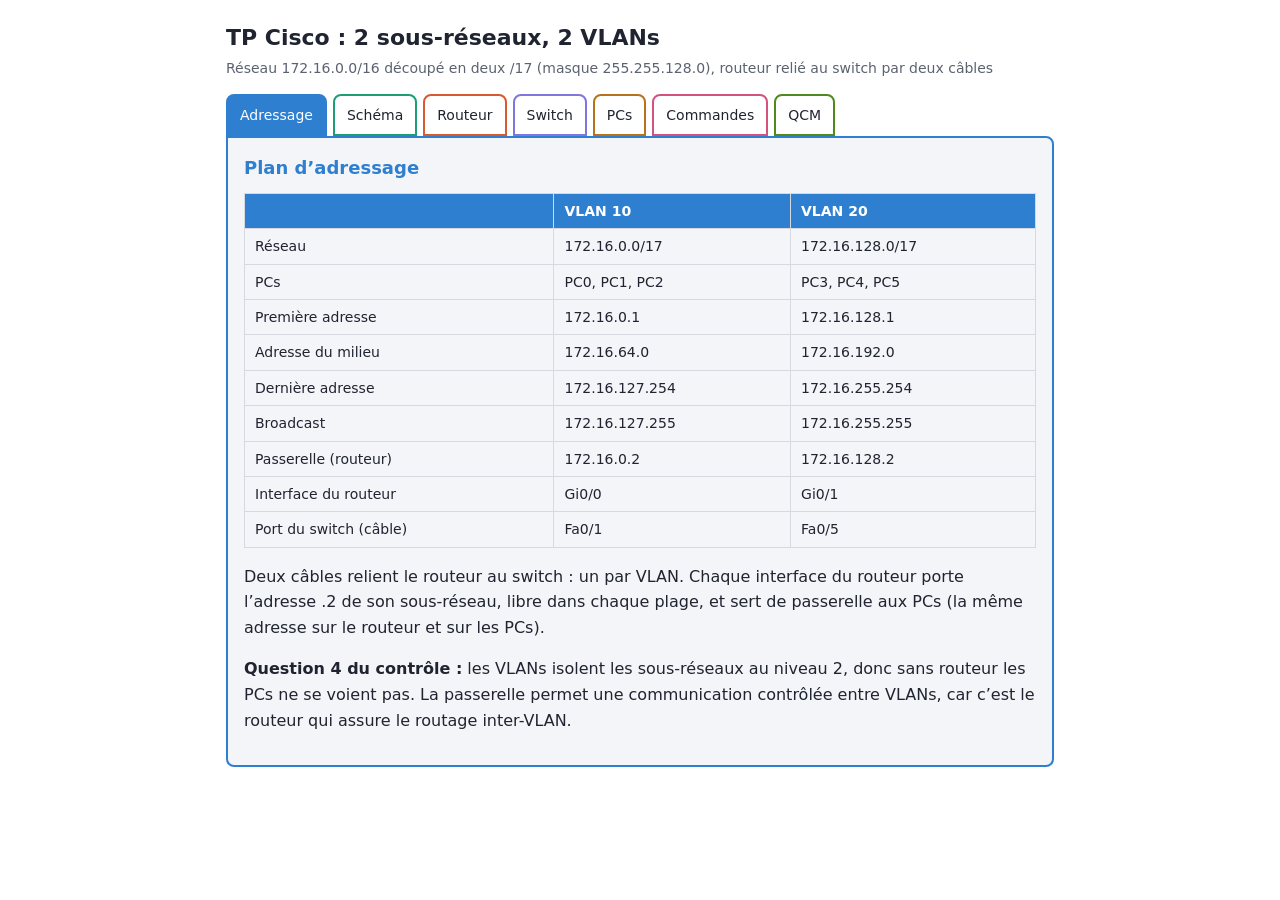
<file: espace-claude/simulateur/tp-2-sous-reseaux-2-vlans.html>
<!DOCTYPE html>
<html lang="fr">
<head>
<meta charset="utf-8">
<meta name="viewport" content="width=device-width, initial-scale=1, viewport-fit=cover">
<title>TP Cisco : 2 sous-réseaux, 2 VLANs</title>
<style>
:root{--bg:#fff;--fg:#1f2430;--mut:#5b6270;--card:#f4f5f8;--code:#eef0f4;--bd:#d6d9e0;box-sizing:border-box;padding-top:env(safe-area-inset-top,0px);padding-bottom:env(safe-area-inset-bottom,0px);color-scheme:light}
@media (prefers-color-scheme:dark){:root:not([data-theme="light"]){--bg:#16181d;--fg:#e8eaf0;--mut:#9aa1b1;--card:#20232b;--code:#262a33;--bd:#3a3f4b;color-scheme:dark}}
:root[data-theme="dark"]{--bg:#16181d;--fg:#e8eaf0;--mut:#9aa1b1;--card:#20232b;--code:#262a33;--bd:#3a3f4b;color-scheme:dark}
*{box-sizing:border-box}
body{margin:0;background:var(--bg);color:var(--fg);font:16px/1.6 system-ui,-apple-system,"Segoe UI",sans-serif}
main{max-width:860px;margin:0 auto;padding:16px}
h1{font-size:22px;margin:4px 0 2px}
.sub{color:var(--mut);margin:0 0 14px;font-size:14px}
nav{display:flex;flex-wrap:wrap;gap:6px;margin-bottom:0}
nav button{font:inherit;font-size:14px;padding:8px 12px;border:2px solid var(--c);background:transparent;color:var(--fg);border-radius:8px 8px 0 0;cursor:pointer}
nav button[aria-selected="true"]{background:var(--c);color:#fff}
section{display:none;border:2px solid var(--c);border-radius:0 8px 8px 8px;padding:16px;background:var(--card)}
section.on{display:block}
h2{font-size:18px;margin:0 0 10px;color:var(--c)}
.tw{overflow-x:auto}
table{border-collapse:collapse;width:100%;font-size:14px}
th,td{border:1px solid var(--bd);padding:6px 10px;text-align:left;vertical-align:top}
th{background:var(--c);color:#fff}
pre{background:var(--code);border-left:4px solid var(--c);padding:12px;border-radius:6px;overflow-x:auto;font:13px/1.5 ui-monospace,Menlo,Consolas,monospace;margin:8px 0}
code{font:13px ui-monospace,Menlo,Consolas,monospace;background:var(--code);padding:1px 5px;border-radius:4px}
.g{display:grid;grid-template-columns:1fr 1fr;gap:12px}
@media (max-width:560px){.g{grid-template-columns:1fr}}
.bx{border:2px solid var(--c);border-radius:8px;padding:8px 12px;text-align:center;background:var(--bg)}
.vl{border:2px dashed var(--c);border-radius:10px;padding:10px}
.vl h3{margin:0 0 6px;font-size:15px;color:var(--c)}
.pc{background:var(--bg);border:1px solid var(--c);border-radius:6px;padding:4px 8px;margin:6px 0;font-size:14px;display:flex;justify-content:space-between;gap:8px;flex-wrap:wrap}
.tr{text-align:center;color:var(--mut);font-size:13px;padding:4px}
.q{border:1px solid var(--bd);border-radius:8px;padding:10px;margin:10px 0;background:var(--bg)}
.q p{margin:0 0 6px;font-weight:500}
.q button{display:block;width:100%;text-align:left;font:inherit;font-size:14px;margin:4px 0;padding:6px 10px;border:1px solid var(--bd);border-radius:6px;background:var(--card);color:var(--fg);cursor:pointer}
.q button.ok{background:#2e8b57;color:#fff;border-color:#2e8b57}
.q button.ko{background:#c0392b;color:#fff;border-color:#c0392b}
.ex{font-size:13px;color:var(--mut);margin:6px 0 0;display:none}
#sc{font-weight:500}
.sv{width:100%;height:auto;display:block}
.sT{fill:#fff;font-size:14px;font-weight:600}
.sS{fill:#fff;font-size:12px}
.sB{fill:var(--fg);font-size:14px;font-weight:600}
.sM{fill:var(--mut);font-size:12px}
.g0{fill:#5b6270}.g1{fill:#137a5a}.g2{fill:#5b52c4}
.p1{fill:var(--bg);stroke:#137a5a;stroke-width:1.5}
.p2{fill:var(--bg);stroke:#5b52c4;stroke-width:1.5}
.sI{fill:var(--fg);font-size:12px;font-weight:500}
</style>
</head>
<body>
<main>
<h1>TP Cisco : 2 sous-réseaux, 2 VLANs</h1>
<p class="sub">Réseau 172.16.0.0/16 découpé en deux /17 (masque 255.255.128.0), routeur relié au switch par deux câbles</p>
<nav role="tablist">
<button role="tab" style="--c:#2f7fd1" data-t="a">Adressage</button>
<button role="tab" style="--c:#1d9e75" data-t="s">Schéma</button>
<button role="tab" style="--c:#d85a30" data-t="r">Routeur</button>
<button role="tab" style="--c:#7f77dd" data-t="w">Switch</button>
<button role="tab" style="--c:#b8721a" data-t="p">PCs</button>
<button role="tab" style="--c:#d4537e" data-t="c">Commandes</button>
<button role="tab" style="--c:#4f8a1f" data-t="q">QCM</button>
</nav>

<section id="a" style="--c:#2f7fd1"><h2>Plan d’adressage</h2>
<div class="tw"><table><tr><th></th><th>VLAN 10</th><th>VLAN 20</th></tr>
<tr><td>Réseau</td><td>172.16.0.0/17</td><td>172.16.128.0/17</td></tr>
<tr><td>PCs</td><td>PC0, PC1, PC2</td><td>PC3, PC4, PC5</td></tr>
<tr><td>Première adresse</td><td>172.16.0.1</td><td>172.16.128.1</td></tr>
<tr><td>Adresse du milieu</td><td>172.16.64.0</td><td>172.16.192.0</td></tr>
<tr><td>Dernière adresse</td><td>172.16.127.254</td><td>172.16.255.254</td></tr>
<tr><td>Broadcast</td><td>172.16.127.255</td><td>172.16.255.255</td></tr>
<tr><td>Passerelle (routeur)</td><td>172.16.0.2</td><td>172.16.128.2</td></tr>
<tr><td>Interface du routeur</td><td>Gi0/0</td><td>Gi0/1</td></tr>
<tr><td>Port du switch (câble)</td><td>Fa0/1</td><td>Fa0/5</td></tr></table></div>
<p>Deux câbles relient le routeur au switch : un par VLAN. Chaque interface du routeur porte l’adresse .2 de son sous-réseau, libre dans chaque plage, et sert de passerelle aux PCs (la même adresse sur le routeur et sur les PCs).</p>
<p><b>Question 4 du contrôle :</b> les VLANs isolent les sous-réseaux au niveau 2, donc sans routeur les PCs ne se voient pas. La passerelle permet une communication contrôlée entre VLANs, car c’est le routeur qui assure le routage inter-VLAN.</p></section>

<section id="s" style="--c:#1d9e75"><h2>Schéma synoptique</h2>
<svg class="sv" viewBox="0 0 680 560" role="img" aria-label="Schéma synoptique par blocs : Router0 avec interfaces Gi0/0 et Gi0/1 relié au switch, VLAN 10 et VLAN 20 avec adresses IP des PC">
<rect class="g0" x="170" y="20" width="340" height="110" rx="10"/>
<text class="sT" x="340" y="36" text-anchor="middle" dominant-baseline="central">Router0 · 2911</text>
<rect class="g1" x="185" y="52" width="140" height="66" rx="6"/>
<text class="sT" x="255" y="68" text-anchor="middle" dominant-baseline="central">Gi0/0</text>
<text class="sT" x="255" y="88" text-anchor="middle" dominant-baseline="central">172.16.0.2/17</text>
<text class="sS" x="255" y="107" text-anchor="middle" dominant-baseline="central">VLAN 10</text>
<rect class="g2" x="355" y="52" width="140" height="66" rx="6"/>
<text class="sT" x="425" y="68" text-anchor="middle" dominant-baseline="central">Gi0/1</text>
<text class="sT" x="425" y="88" text-anchor="middle" dominant-baseline="central">172.16.128.2/17</text>
<text class="sS" x="425" y="107" text-anchor="middle" dominant-baseline="central">VLAN 20</text>
<line x1="255" y1="130" x2="255" y2="218" stroke="#137a5a" stroke-width="2.5"/>
<line x1="425" y1="130" x2="425" y2="218" stroke="#5b52c4" stroke-width="2.5"/>
<text class="sM" x="267" y="175">Câble 1</text>
<text class="sM" x="437" y="175">Câble 2</text>
<rect class="g0" x="10" y="200" width="660" height="150" rx="10"/>
<text class="sT" x="26" y="232" text-anchor="start" dominant-baseline="central">Switch0</text>
<text class="sS" x="26" y="250" text-anchor="start" dominant-baseline="central">2960</text>
<rect class="g1" x="185" y="218" width="140" height="44" rx="6"/>
<text class="sT" x="255" y="234" text-anchor="middle" dominant-baseline="central">Fa0/1</text>
<text class="sS" x="255" y="252" text-anchor="middle" dominant-baseline="central">VLAN 10</text>
<rect class="g2" x="355" y="218" width="140" height="44" rx="6"/>
<text class="sT" x="425" y="234" text-anchor="middle" dominant-baseline="central">Fa0/5</text>
<text class="sS" x="425" y="252" text-anchor="middle" dominant-baseline="central">VLAN 20</text>
<rect class="g1" x="28" y="298" width="76" height="34" rx="6"/>
<text class="sT" x="66" y="315" text-anchor="middle" dominant-baseline="central">Fa0/2</text>
<line x1="66" y1="332" x2="66" y2="388" stroke="#137a5a" stroke-width="2"/>
<rect class="g1" x="134" y="298" width="76" height="34" rx="6"/>
<text class="sT" x="172" y="315" text-anchor="middle" dominant-baseline="central">Fa0/3</text>
<line x1="172" y1="332" x2="172" y2="388" stroke="#137a5a" stroke-width="2"/>
<rect class="g1" x="240" y="298" width="76" height="34" rx="6"/>
<text class="sT" x="278" y="315" text-anchor="middle" dominant-baseline="central">Fa0/4</text>
<line x1="278" y1="332" x2="278" y2="388" stroke="#137a5a" stroke-width="2"/>
<rect class="g2" x="362" y="298" width="76" height="34" rx="6"/>
<text class="sT" x="400" y="315" text-anchor="middle" dominant-baseline="central">Fa0/6</text>
<line x1="400" y1="332" x2="400" y2="388" stroke="#5b52c4" stroke-width="2"/>
<rect class="g2" x="468" y="298" width="76" height="34" rx="6"/>
<text class="sT" x="506" y="315" text-anchor="middle" dominant-baseline="central">Fa0/7</text>
<line x1="506" y1="332" x2="506" y2="388" stroke="#5b52c4" stroke-width="2"/>
<rect class="g2" x="574" y="298" width="76" height="34" rx="6"/>
<text class="sT" x="612" y="315" text-anchor="middle" dominant-baseline="central">Fa0/8</text>
<line x1="612" y1="332" x2="612" y2="388" stroke="#5b52c4" stroke-width="2"/>
<rect x="8" y="366" width="328" height="166" rx="12" fill="none" stroke="#137a5a" stroke-width="1.5" stroke-dasharray="6 4"/>
<rect x="344" y="366" width="326" height="166" rx="12" fill="none" stroke="#5b52c4" stroke-width="1.5" stroke-dasharray="6 4"/>
<rect class="p1" x="16" y="388" width="100" height="78" rx="8"/>
<text class="sB" x="66" y="406" text-anchor="middle" dominant-baseline="central">PC0</text>
<text class="sM" x="66" y="428" text-anchor="middle" dominant-baseline="central">Fa0</text>
<text class="sI" x="66" y="450" text-anchor="middle" dominant-baseline="central">172.16.0.1</text>
<rect class="p1" x="122" y="388" width="100" height="78" rx="8"/>
<text class="sB" x="172" y="406" text-anchor="middle" dominant-baseline="central">PC1</text>
<text class="sM" x="172" y="428" text-anchor="middle" dominant-baseline="central">Fa0</text>
<text class="sI" x="172" y="450" text-anchor="middle" dominant-baseline="central">172.16.64.0</text>
<rect class="p1" x="228" y="388" width="100" height="78" rx="8"/>
<text class="sB" x="278" y="406" text-anchor="middle" dominant-baseline="central">PC2</text>
<text class="sM" x="278" y="428" text-anchor="middle" dominant-baseline="central">Fa0</text>
<text class="sI" x="278" y="450" text-anchor="middle" dominant-baseline="central">172.16.127.254</text>
<rect class="p2" x="350" y="388" width="100" height="78" rx="8"/>
<text class="sB" x="400" y="406" text-anchor="middle" dominant-baseline="central">PC3</text>
<text class="sM" x="400" y="428" text-anchor="middle" dominant-baseline="central">Fa0</text>
<text class="sI" x="400" y="450" text-anchor="middle" dominant-baseline="central">172.16.128.1</text>
<rect class="p2" x="456" y="388" width="100" height="78" rx="8"/>
<text class="sB" x="506" y="406" text-anchor="middle" dominant-baseline="central">PC4</text>
<text class="sM" x="506" y="428" text-anchor="middle" dominant-baseline="central">Fa0</text>
<text class="sI" x="506" y="450" text-anchor="middle" dominant-baseline="central">172.16.192.0</text>
<rect class="p2" x="562" y="388" width="100" height="78" rx="8"/>
<text class="sB" x="612" y="406" text-anchor="middle" dominant-baseline="central">PC5</text>
<text class="sM" x="612" y="428" text-anchor="middle" dominant-baseline="central">Fa0</text>
<text class="sI" x="612" y="450" text-anchor="middle" dominant-baseline="central">172.16.255.254</text>
<text class="sB" x="172" y="490" text-anchor="middle" dominant-baseline="central">VLAN 10 · 172.16.0.0/17</text>
<text class="sM" x="172" y="510" text-anchor="middle" dominant-baseline="central">Passerelle 172.16.0.2</text>
<text class="sB" x="507" y="490" text-anchor="middle" dominant-baseline="central">VLAN 20 · 172.16.128.0/17</text>
<text class="sM" x="507" y="510" text-anchor="middle" dominant-baseline="central">Passerelle 172.16.128.2</text>
</svg></section>

<section id="r" style="--c:#d85a30"><h2>Configuration du routeur (2911)</h2>
<p>Une interface par sous-réseau : pas de trunk ni de sous-interfaces.</p>
<pre>Router&gt;enable
Router#configure terminal
Router(config)#interface gigabitEthernet 0/0
Router(config-if)#ip address 172.16.0.2 255.255.128.0
Router(config-if)#no shutdown
Router(config-if)#exit
Router(config)#interface gigabitEthernet 0/1
Router(config-if)#ip address 172.16.128.2 255.255.128.0
Router(config-if)#no shutdown
Router(config-if)#end
Router#write memory</pre>
<p>Vérification : <code>Router#show ip interface brief</code> (Gi0/0 et Gi0/1 en up/up) et <code>Router#show ip route</code> (les deux réseaux avec le code C).</p></section>

<section id="w" style="--c:#7f77dd"><h2>Configuration du switch (2960)</h2>
<p>Fa0/1 : câble vers Gi0/0 du routeur. Fa0/2 à Fa0/4 : PC0 à PC2. Fa0/5 : câble vers Gi0/1 du routeur. Fa0/6 à Fa0/8 : PC3 à PC5.</p>
<pre>Switch&gt;enable
Switch#configure terminal
Switch(config)#vlan 10
Switch(config-vlan)#name VLAN10
Switch(config-vlan)#exit
Switch(config)#vlan 20
Switch(config-vlan)#name VLAN20
Switch(config-vlan)#exit
Switch(config)#interface range fastEthernet 0/1 - 4
Switch(config-if-range)#switchport mode access
Switch(config-if-range)#switchport access vlan 10
Switch(config-if-range)#exit
Switch(config)#interface range fastEthernet 0/5 - 8
Switch(config-if-range)#switchport mode access
Switch(config-if-range)#switchport access vlan 20
Switch(config-if-range)#end
Switch#write memory</pre>
<p>Vérification : <code>Switch#show vlan brief</code> (Fa0/1 à Fa0/4 dans VLAN10, Fa0/5 à Fa0/8 dans VLAN20).</p></section>

<section id="p" style="--c:#b8721a"><h2>Configuration IP des PCs</h2>
<div class="tw"><table><tr><th>PC</th><th>Adresse IP</th><th>Masque</th><th>Passerelle</th><th>Port switch</th></tr>
<tr><td>PC0</td><td>172.16.0.1</td><td>255.255.128.0</td><td>172.16.0.2</td><td>Fa0/2</td></tr>
<tr><td>PC1</td><td>172.16.64.0</td><td>255.255.128.0</td><td>172.16.0.2</td><td>Fa0/3</td></tr>
<tr><td>PC2</td><td>172.16.127.254</td><td>255.255.128.0</td><td>172.16.0.2</td><td>Fa0/4</td></tr>
<tr><td>PC3</td><td>172.16.128.1</td><td>255.255.128.0</td><td>172.16.128.2</td><td>Fa0/6</td></tr>
<tr><td>PC4</td><td>172.16.192.0</td><td>255.255.128.0</td><td>172.16.128.2</td><td>Fa0/7</td></tr>
<tr><td>PC5</td><td>172.16.255.254</td><td>255.255.128.0</td><td>172.16.128.2</td><td>Fa0/8</td></tr></table></div>
<p><b>Tests :</b> PC0 vers PC1 doit répondre (même VLAN). PC0 vers PC3 doit échouer sans routeur, puis réussir une fois le routeur configuré (le premier paquet peut être perdu à cause de l’ARP, et le TTL de 127 montre que le paquet a traversé le routeur).</p>
<p><b>Si le ping ne passe pas :</b> vérifier que la passerelle est renseignée sur chaque PC, que chaque câble est bien branché sur le port prévu (<code>show vlan brief</code>), et que les interfaces du routeur sont en up/up.</p></section>

<section id="c" style="--c:#d4537e"><h2>Les commandes expliquées</h2>
<div class="tw"><table><tr><th>Commande</th><th>Rôle</th></tr>
<tr><td><code>enable</code></td><td>Passe en mode privilégié (prompt #).</td></tr>
<tr><td><code>configure terminal</code></td><td>Entre en configuration globale.</td></tr>
<tr><td><code>interface gigabitEthernet 0/0</code></td><td>Sélectionne l’interface du routeur reliée au VLAN 10 (Gi0/1 pour le VLAN 20).</td></tr>
<tr><td><code>ip address 172.16.0.2 255.255.128.0</code></td><td>Donne l’adresse et le masque /17 : c’est la passerelle du sous-réseau.</td></tr>
<tr><td><code>no shutdown</code></td><td>Active l’interface, désactivée par défaut sur un routeur Cisco.</td></tr>
<tr><td><code>vlan 10</code> / <code>name VLAN10</code></td><td>Crée le VLAN sur le switch et le nomme.</td></tr>
<tr><td><code>interface range fa0/1 - 4</code></td><td>Configure plusieurs ports d’un coup.</td></tr>
<tr><td><code>switchport mode access</code></td><td>Port d’un seul VLAN, trames sans étiquette vers le PC ou le routeur.</td></tr>
<tr><td><code>switchport access vlan 10</code></td><td>Affecte les ports au VLAN 10.</td></tr>
<tr><td><code>write memory</code></td><td>Sauvegarde la configuration pour le redémarrage.</td></tr>
<tr><td><code>show vlan brief</code></td><td>Liste les VLANs et leurs ports.</td></tr>
<tr><td><code>show ip interface brief</code></td><td>Affiche l’état et l’IP des interfaces du routeur.</td></tr>
<tr><td><code>show ip route</code></td><td>Les deux réseaux apparaissent avec le code C (connecté).</td></tr></table></div>
<p>Variante avec un seul câble : le port du switch passe en <code>switchport mode trunk</code> et le routeur utilise des sous-interfaces avec <code>encapsulation dot1Q</code>. Elle n’est pas utilisée ici, car le schéma comporte deux câbles.</p></section>

<section id="q" style="--c:#4f8a1f"><h2>QCM : 10 questions</h2>
<p id="sc">Score : 0 / 10</p><div id="ql"></div></section>
</main>
<script>
var Q=[
["Quel masque pour obtenir 2 sous-réseaux à partir de 172.16.0.0/16 ?",["255.255.192.0","255.255.128.0","255.255.255.0","255.255.0.128"],1,"Un bit emprunté donne 2 sous-réseaux : /17 = 255.255.128.0."],
["Adresse réseau du 2ème sous-réseau ?",["172.16.64.0","172.16.127.0","172.16.192.0","172.16.128.0"],3,"Le 1er bloc /17 se termine à 172.16.127.255, le 2ème commence à 172.16.128.0."],
["Broadcast du 1er sous-réseau ?",["172.16.127.255","172.16.255.255","172.16.128.255","172.16.127.254"],0,"Tous les bits hôtes à 1 : 172.16.127.255."],
["Dernière adresse utilisable du 2ème sous-réseau ?",["172.16.255.255","172.16.128.254","172.16.192.255","172.16.255.254"],3,"Juste avant le broadcast 172.16.255.255."],
["Adresses utilisables par sous-réseau /17 ?",["126","32 768","32 766","65 534"],2,"2^15 − 2 = 32 766."],
["Rôle principal d’un VLAN ?",["Augmenter le débit","Séparer des domaines de broadcast sur un même switch","Attribuer des IP","Chiffrer le trafic"],1,"Il crée des réseaux de niveau 2 isolés."],
["Mode des ports du switch reliés aux PCs et au routeur dans ce TP ?",["trunk","dynamic","access","no switchport"],2,"Chaque câble n’appartient qu’à un seul VLAN : ports en mode access."],
["Pourquoi deux câbles et deux interfaces du routeur ?",["Pour doubler le débit","Une interface par VLAN, qui sert de passerelle à son sous-réseau","Pour éviter le spanning-tree","C’est obligatoire sur tout routeur"],1,"Gi0/0 est la passerelle du VLAN 10, Gi0/1 celle du VLAN 20."],
["Pourquoi « no shutdown » sur Gi0/0 et Gi0/1 ?",["Interfaces désactivées par défaut sur un routeur Cisco","Sauvegarder","Effacer la config","Activer le routage du switch"],0,"Sans cette commande, les interfaces restent down et le ping ne passe pas."],
["Passerelle de PC3 ?",["172.16.0.2","172.16.128.1","172.16.255.254","172.16.128.2"],3,"Adresse de Gi0/1, dans le même sous-réseau que PC3."]];
var sc=0,done=0,L=document.getElementById("ql");
Q.forEach(function(q,i){var d=document.createElement("div");d.className="q";var h="<p>"+(i+1)+". "+q[0]+"</p>";
q[1].forEach(function(o,j){h+="<button data-j='"+j+"'>"+o+"</button>"});
d.innerHTML=h+"<p class='ex'></p>";
d.querySelectorAll("button").forEach(function(b){b.onclick=function(){
if(d.dataset.d)return;d.dataset.d=1;done++;var j=+b.dataset.j;
if(j==q[2]){sc++;b.className="ok"}else{b.className="ko";d.querySelectorAll("button")[q[2]].className="ok"}
var e=d.querySelector(".ex");e.style.display="block";e.textContent=q[3];
document.getElementById("sc").textContent="Score : "+sc+" / 10"+(done==10?" - terminé":"")}});
L.appendChild(d)});
var T=document.querySelectorAll("nav button");
function show(id){T.forEach(function(b){b.setAttribute("aria-selected",b.dataset.t==id)});
document.querySelectorAll("section").forEach(function(s){s.classList.toggle("on",s.id==id)})}
T.forEach(function(b){b.onclick=function(){show(b.dataset.t)}});
show("a");
</script>
</body>
</html>
</file>
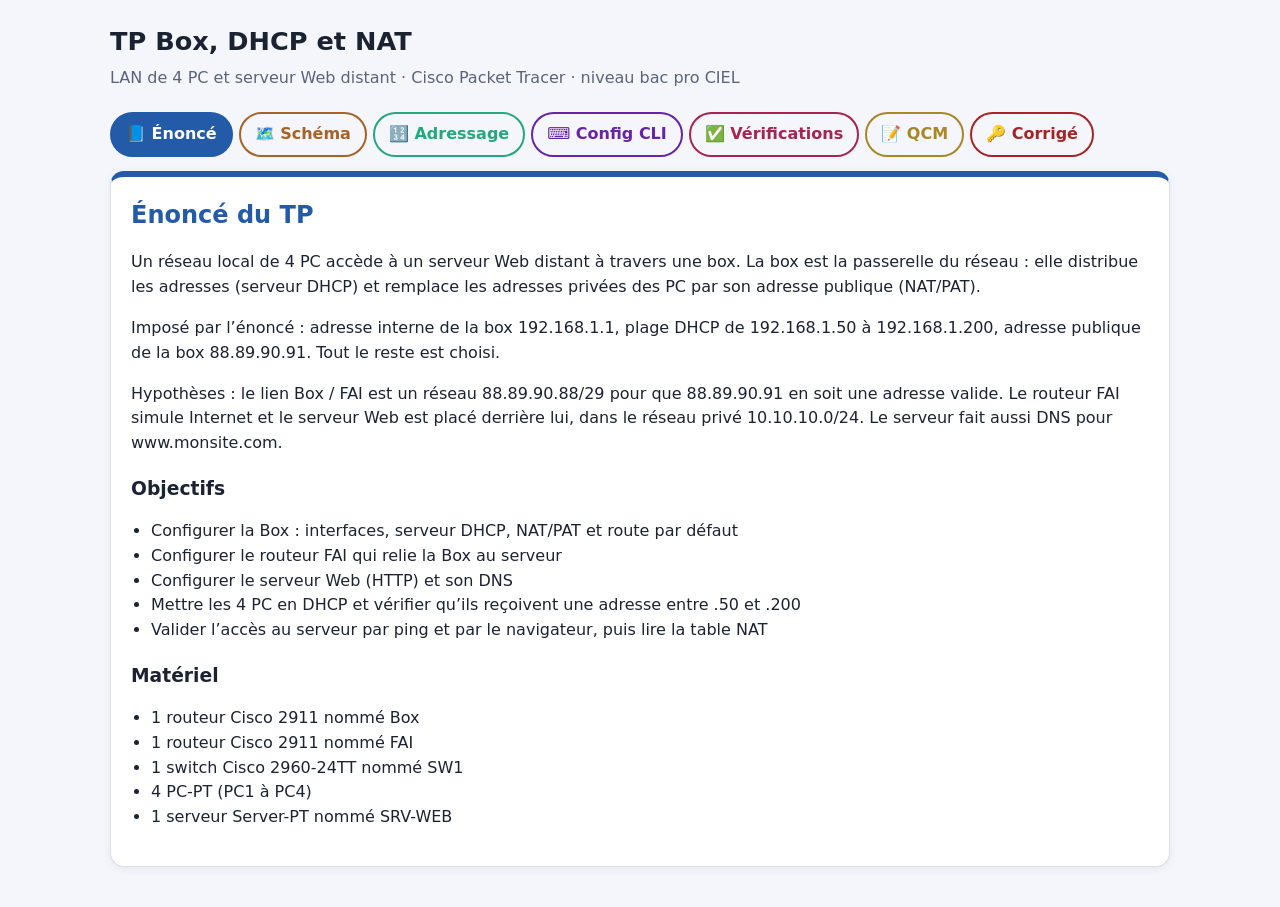
<file: espace-claude/simulateur/tp-box-dhcp-nat.html>
<!DOCTYPE html>
<html lang="fr">
<head>
<meta charset="utf-8">
<meta name="viewport" content="width=device-width, initial-scale=1, viewport-fit=cover">
<title>TP Box, DHCP et NAT</title>
<style>
:root{
  --bg:#f4f6fb;--card:#ffffff;--txt:#1b2333;--mut:#5a6479;--bd:#d9dfeb;
  --code:#0f1722;--codetxt:#d7e0ee;--prompt:#ffd166;--cmd:#8ee6a8;--cmt:#7f8da6;
  --l:40%;--tint:95%;--ok:#1e8e4e;--ko:#c0392b;
  box-sizing:border-box;padding-top:env(safe-area-inset-top,0px);padding-bottom:env(safe-area-inset-bottom,0px);
}
@media (prefers-color-scheme:dark){
  :root:not([data-theme="light"]){--bg:#0f131b;--card:#171c28;--txt:#e7ebf3;--mut:#9ba6bb;--bd:#2a3347;--l:64%;--tint:17%;--ok:#4cd388;--ko:#ff7b6b}
}
:root[data-theme="dark"]{--bg:#0f131b;--card:#171c28;--txt:#e7ebf3;--mut:#9ba6bb;--bd:#2a3347;--l:64%;--tint:17%;--ok:#4cd388;--ko:#ff7b6b}
html{scroll-padding-top:env(safe-area-inset-top,0px)}
*,*::before,*::after{box-sizing:border-box}
body{margin:0;background:var(--bg);color:var(--txt);font:16px/1.55 system-ui,-apple-system,"Segoe UI",Roboto,Helvetica,Arial,sans-serif}
header.top{padding:22px 20px 8px;max-width:1100px;margin:0 auto}
header.top h1{margin:0 0 4px;font-size:1.6rem}
header.top p{margin:0;color:var(--mut)}
#tabs{display:flex;gap:6px;flex-wrap:wrap;max-width:1100px;margin:14px auto 0;padding:0 20px}
.tab{--c:hsl(var(--h) 65% var(--l));border:2px solid var(--c);background:transparent;color:var(--c);font:inherit;font-weight:600;padding:8px 14px;border-radius:999px;cursor:pointer}
.tab.on{background:var(--c);color:#fff}
.tab:focus-visible{outline:3px solid var(--c);outline-offset:2px}
main{max-width:1100px;margin:14px auto 40px;padding:0 20px}
section.panel{--c:hsl(var(--h) 65% var(--l));background:var(--card);border:1px solid var(--bd);border-top:6px solid var(--c);border-radius:14px;padding:20px;box-shadow:0 2px 10px rgba(0,0,0,.06)}
section.panel[hidden]{display:none}
section.panel h2{margin:0 0 12px;color:var(--c)}
section.panel h3{margin:18px 0 8px}
.wrap{overflow-x:auto}
table{border-collapse:collapse;width:100%;min-width:520px}
th,td{border:1px solid var(--bd);padding:7px 10px;text-align:left;vertical-align:top}
th{background:hsl(var(--h) 60% var(--tint));color:var(--txt)}
ul.obj{padding-left:20px}
.code{border-radius:10px;overflow:hidden;margin:12px 0;background:var(--code)}
.code .bar{display:flex;justify-content:space-between;align-items:center;gap:10px;padding:8px 12px;background:hsl(var(--h) 55% 30%);color:#fff;font-weight:600}
.code .bar button{font:inherit;font-size:.85rem;border:0;border-radius:6px;padding:4px 10px;cursor:pointer;background:#ffffff26;color:#fff}
.code pre{margin:0;padding:12px 14px;overflow-x:auto;color:var(--codetxt);font:14px/1.6 ui-monospace,SFMono-Regular,Menlo,Consolas,monospace}
.code .p{color:var(--prompt)}.code .m{color:var(--cmd)}.code .c{color:var(--cmt);font-style:italic}
.note{border-left:4px solid var(--c);background:hsl(var(--h) 60% var(--tint));padding:8px 12px;border-radius:6px;margin:10px 0}
/* schéma */
.schema{overflow-x:auto}
.schema svg{width:100%;min-width:720px;height:auto;display:block}
.schema text{fill:var(--txt);font-family:system-ui,-apple-system,"Segoe UI",Roboto,Arial,sans-serif}
.schema .nm{font-weight:700;font-size:15px;fill:#fff}
.schema .if{font-size:12px;font-weight:600}
.schema .ip{font-size:12px;fill:var(--mut)}
.schema .lk{stroke:var(--mut);stroke-width:2.5;fill:none}
.schema .tr{stroke:#e74c3c;stroke-width:5;stroke-dasharray:10 6;fill:none}
.schema .ifbg{fill:var(--card);stroke:var(--bd)}
/* qcm */
.q{border:1px solid var(--bd);border-radius:10px;padding:12px 14px;margin:12px 0}
.q.ok{border-color:var(--ok);background:color-mix(in srgb,var(--ok) 12%,transparent)}
.q.ko{border-color:var(--ko);background:color-mix(in srgb,var(--ko) 12%,transparent)}
.q p{margin:0 0 8px;font-weight:600}
.q label{display:block;padding:4px 6px;border-radius:6px;cursor:pointer}
.q label:hover{background:hsl(var(--h) 60% var(--tint))}
.btn{font:inherit;font-weight:600;border:0;border-radius:8px;padding:10px 18px;background:var(--c);color:#fff;cursor:pointer}
#score{font-weight:700;margin-left:12px}
.grille{font-family:ui-monospace,Menlo,Consolas,monospace;word-spacing:6px}
</style>
</head>
<body>
<header class="top">
  <h1 id="titre"></h1>
  <p id="soustitre"></p>
</header>
<nav id="tabs" role="tablist" aria-label="Sections du TP"></nav>
<main>
  <section class="panel" id="enonce"   data-label="📘 Énoncé"          data-h="215"></section>
  <section class="panel" id="schema"   data-label="🗺️ Schéma"          data-h="28">
    <h2>Schéma de la topologie</h2>
    <div class="schema">
<svg viewBox="0 0 960 520" role="img" aria-label="Topologie du TP : 4 PC, switch, box, routeur FAI et serveur Web">
  <rect x="14" y="20" width="470" height="420" rx="16" fill="#27ae60" fill-opacity=".07" stroke="#27ae60" stroke-width="1.5" stroke-dasharray="6 5"/>
  <path class="lk" d="M140 100 L240 185"/>
  <path class="lk" d="M140 190 L240 215"/>
  <path class="lk" d="M140 280 L240 255"/>
  <path class="lk" d="M140 370 L240 285"/>
  <path class="lk" d="M360 235 L490 235"/>
  <path d="M610 235 L740 235" stroke="#d63384" stroke-width="6" fill="none"/>
  <path d="M805 275 L805 360" stroke="#8e44ad" stroke-width="4" fill="none"/>
  <rect x="30" y="76" width="110" height="48" rx="12" fill="#27ae60"/><text class="nm" x="85" y="105" text-anchor="middle">PC1</text>
  <rect x="30" y="166" width="110" height="48" rx="12" fill="#27ae60"/><text class="nm" x="85" y="195" text-anchor="middle">PC2</text>
  <rect x="30" y="256" width="110" height="48" rx="12" fill="#27ae60"/><text class="nm" x="85" y="285" text-anchor="middle">PC3</text>
  <rect x="30" y="346" width="110" height="48" rx="12" fill="#27ae60"/><text class="nm" x="85" y="375" text-anchor="middle">PC4</text>
  <rect x="240" y="165" width="120" height="140" rx="14" fill="#2f80ed"/><text class="nm" x="300" y="232" text-anchor="middle">SW1</text><text class="nm" x="300" y="252" text-anchor="middle" style="font-size:12px;font-weight:500">Cisco 2960</text>
  <rect x="490" y="195" width="120" height="80" rx="14" fill="#f28c28"/><text class="nm" x="550" y="225" text-anchor="middle">Box</text><text class="nm" x="550" y="244" text-anchor="middle" style="font-size:12px;font-weight:500">Cisco 2911</text><text class="nm" x="550" y="262" text-anchor="middle" style="font-size:11px;font-weight:500">NAT/PAT · DHCP</text>
  <rect x="740" y="195" width="130" height="80" rx="14" fill="#f28c28"/><text class="nm" x="805" y="225" text-anchor="middle">FAI</text><text class="nm" x="805" y="244" text-anchor="middle" style="font-size:12px;font-weight:500">Cisco 2911</text><text class="nm" x="805" y="262" text-anchor="middle" style="font-size:11px;font-weight:500">Internet (simulé)</text>
  <rect x="740" y="360" width="130" height="60" rx="12" fill="#8e44ad"/><text class="nm" x="805" y="387" text-anchor="middle">SRV-WEB</text><text class="nm" x="805" y="406" text-anchor="middle" style="font-size:12px;font-weight:500">HTTP + DNS</text>
  <text class="ip" x="85" y="142" text-anchor="middle">DHCP (.50 à .200)</text>
  <text class="ip" x="85" y="232" text-anchor="middle">DHCP (.50 à .200)</text>
  <text class="ip" x="85" y="322" text-anchor="middle">DHCP (.50 à .200)</text>
  <text class="ip" x="85" y="412" text-anchor="middle">DHCP (.50 à .200)</text>
  <text class="ip" x="486" y="264" text-anchor="end">192.168.1.1</text>
  <text class="ip" x="614" y="264">88.89.90.91</text>
  <text class="ip" x="738" y="216" text-anchor="end">88.89.90.89</text>
  <text class="ip" x="832" y="297">10.10.10.1</text>
  <text class="ip" x="832" y="346">10.10.10.10</text>
  <text class="ip" x="832" y="321" style="fill:#8e44ad;font-weight:700">10.10.10.0/24</text>
  <text class="ip" x="675" y="180" text-anchor="middle" style="fill:#d63384;font-weight:700">Lien public 88.89.90.88/29</text>
  <text class="ip" x="28" y="42" style="fill:#27ae60;font-weight:700">LAN 192.168.1.0/24</text>
  <rect class="ifbg" x="146" y="109" width="32" height="20" rx="5"/><text x="162" y="123" text-anchor="middle">Fa0</text>
  <rect class="ifbg" x="192" y="151" width="45" height="20" rx="5"/><text x="214" y="165" text-anchor="middle">Fa0/1</text>
  <rect class="ifbg" x="146" y="186" width="32" height="20" rx="5"/><text x="162" y="200" text-anchor="middle">Fa0</text>
  <rect class="ifbg" x="192" y="198" width="45" height="20" rx="5"/><text x="214" y="212" text-anchor="middle">Fa0/2</text>
  <rect class="ifbg" x="146" y="264" width="32" height="20" rx="5"/><text x="162" y="278" text-anchor="middle">Fa0</text>
  <rect class="ifbg" x="192" y="252" width="45" height="20" rx="5"/><text x="214" y="266" text-anchor="middle">Fa0/3</text>
  <rect class="ifbg" x="146" y="341" width="32" height="20" rx="5"/><text x="162" y="355" text-anchor="middle">Fa0</text>
  <rect class="ifbg" x="192" y="299" width="45" height="20" rx="5"/><text x="214" y="313" text-anchor="middle">Fa0/4</text>
  <rect class="ifbg" x="364" y="225" width="45" height="20" rx="5"/><text x="386" y="239" text-anchor="middle">Gi0/1</text>
  <rect class="ifbg" x="442" y="225" width="45" height="20" rx="5"/><text x="464" y="239" text-anchor="middle">Gi0/0</text>
  <rect class="ifbg" x="614" y="225" width="45" height="20" rx="5"/><text x="636" y="239" text-anchor="middle">Gi0/1</text>
  <rect class="ifbg" x="692" y="225" width="45" height="20" rx="5"/><text x="714" y="239" text-anchor="middle">Gi0/0</text>
  <rect class="ifbg" x="782" y="283" width="45" height="20" rx="5"/><text x="805" y="297" text-anchor="middle">Gi0/1</text>
  <rect class="ifbg" x="789" y="332" width="32" height="20" rx="5"/><text x="805" y="346" text-anchor="middle">Fa0</text>
  <g font-size="12">
    <rect x="30" y="468" width="14" height="14" rx="3" fill="#f28c28"/><text x="50" y="480">Routeur</text>
    <rect x="125" y="468" width="14" height="14" rx="3" fill="#2f80ed"/><text x="145" y="480">Switch</text>
    <rect x="205" y="468" width="14" height="14" rx="3" fill="#27ae60"/><text x="225" y="480">PC (LAN 192.168.1.0/24)</text>
    <rect x="420" y="468" width="14" height="14" rx="3" fill="#8e44ad"/><text x="440" y="480">Serveur Web (10.10.10.0/24)</text>
    <line x1="30" y1="503" x2="70" y2="503" stroke="#d63384" stroke-width="6"/><text x="78" y="507">Liaison publique Box / FAI</text>
    <line x1="290" y1="503" x2="330" y2="503" stroke="#7f8da6" stroke-width="2.5"/><text x="338" y="507">Câble Ethernet du LAN</text>
    <line x1="520" y1="503" x2="560" y2="503" stroke="#8e44ad" stroke-width="4"/><text x="568" y="507">Câble FAI / serveur</text>
  </g>
</svg>
    </div>
  </section>

  <section class="panel" id="adressage" data-label="🔢 Adressage"       data-h="160"></section>
  <section class="panel" id="config"    data-label="⌨️ Config CLI"       data-h="270"></section>
  <section class="panel" id="tests"     data-label="✅ Vérifications"    data-h="340"></section>
  <section class="panel" id="qcm"       data-label="📝 QCM"              data-h="45"></section>
  <section class="panel" id="corrige"   data-label="🔑 Corrigé"          data-h="0"></section>
</main>

<script>
/* ===================== DONNÉES À REMPLACER ===================== */
const TP = {
  titre: "TP Box, DHCP et NAT",
  sousTitre: "LAN de 4 PC et serveur Web distant · Cisco Packet Tracer · niveau bac pro CIEL",
  enonce: [
    "Un réseau local de 4 PC accède à un serveur Web distant à travers une box. La box est la passerelle du réseau : elle distribue les adresses (serveur DHCP) et remplace les adresses privées des PC par son adresse publique (NAT/PAT).",
    "Imposé par l’énoncé : adresse interne de la box 192.168.1.1, plage DHCP de 192.168.1.50 à 192.168.1.200, adresse publique de la box 88.89.90.91. Tout le reste est choisi.",
    "Hypothèses : le lien Box / FAI est un réseau 88.89.90.88/29 pour que 88.89.90.91 en soit une adresse valide. Le routeur FAI simule Internet et le serveur Web est placé derrière lui, dans le réseau privé 10.10.10.0/24. Le serveur fait aussi DNS pour www.monsite.com."
  ],
  objectifs: [
    "Configurer la Box : interfaces, serveur DHCP, NAT/PAT et route par défaut",
    "Configurer le routeur FAI qui relie la Box au serveur",
    "Configurer le serveur Web (HTTP) et son DNS",
    "Mettre les 4 PC en DHCP et vérifier qu’ils reçoivent une adresse entre .50 et .200",
    "Valider l’accès au serveur par ping et par le navigateur, puis lire la table NAT"
  ],
  materiel: ["1 routeur Cisco 2911 nommé Box", "1 routeur Cisco 2911 nommé FAI", "1 switch Cisco 2960-24TT nommé SW1", "4 PC-PT (PC1 à PC4)", "1 serveur Server-PT nommé SRV-WEB"],
  reseaux: {
    entetes: ["Réseau", "Adresse", "Masque", "Passerelle", "Plage hôtes"],
    lignes: [
      ["LAN (PC)", "192.168.1.0", "255.255.255.0 (/24)", "192.168.1.1", "192.168.1.1 – .254 (DHCP : .50 à .200)"],
      ["Lien public Box / FAI", "88.89.90.88", "255.255.255.248 (/29)", "88.89.90.89 (FAI)", "88.89.90.89 – .94 (Box = .91)"],
      ["Réseau du serveur", "10.10.10.0", "255.255.255.0 (/24)", "10.10.10.1", "10.10.10.1 – .254 (serveur = .10)"]
    ]
  },
  adressage: {
    entetes: ["Appareil", "Interface", "Adresse IP", "Masque", "Passerelle"],
    lignes: [
      ["Box", "Gi0/0", "192.168.1.1", "255.255.255.0", "—"],
      ["Box", "Gi0/1", "88.89.90.91", "255.255.255.248", "88.89.90.89 (route par défaut)"],
      ["FAI", "Gi0/0", "88.89.90.89", "255.255.255.248", "—"],
      ["FAI", "Gi0/1", "10.10.10.1", "255.255.255.0", "—"],
      ["SRV-WEB", "Fa0", "10.10.10.10", "255.255.255.0", "10.10.10.1"],
      ["PC1 à PC4", "Fa0", "DHCP (192.168.1.50 à .200)", "255.255.255.0", "192.168.1.1"],
      ["SW1", "—", "aucune (pas d’adresse de gestion)", "—", "—"]
    ]
  },
  liens: {
    entetes: ["Appareil A", "Interface A", "Appareil B", "Interface B", "Câble", "Type / réseau"],
    lignes: [
      ["PC1", "Fa0", "SW1", "Fa0/1", "Droit", "Accès LAN"],
      ["PC2", "Fa0", "SW1", "Fa0/2", "Droit", "Accès LAN"],
      ["PC3", "Fa0", "SW1", "Fa0/3", "Droit", "Accès LAN"],
      ["PC4", "Fa0", "SW1", "Fa0/4", "Droit", "Accès LAN"],
      ["SW1", "Gi0/1", "Box", "Gi0/0", "Droit", "LAN 192.168.1.0/24"],
      ["Box", "Gi0/1", "FAI", "Gi0/0", "Croisé", "Lien public 88.89.90.88/29"],
      ["FAI", "Gi0/1", "SRV-WEB", "Fa0", "Croisé", "Réseau serveur 10.10.10.0/24"]
    ]
  },
  configs: [
    { appareil: "Box — routeur Cisco 2911", lignes: `! Base
Router>enable
Router#configure terminal
Router(config)#hostname Box
Box(config)#no ip domain-lookup
Box(config)#enable secret cisco
Box(config)#line console 0
Box(config-line)#password cisco
Box(config-line)#login
Box(config-line)#logging synchronous
Box(config-line)#exit
! Interface LAN (côté PC)
Box(config)#interface gigabitEthernet 0/0
Box(config-if)#description LAN vers SW1
Box(config-if)#ip address 192.168.1.1 255.255.255.0
Box(config-if)#ip nat inside
Box(config-if)#no shutdown
Box(config-if)#exit
! Interface publique (côté FAI)
Box(config)#interface gigabitEthernet 0/1
Box(config-if)#description WAN vers FAI
Box(config-if)#ip address 88.89.90.91 255.255.255.248
Box(config-if)#ip nat outside
Box(config-if)#no shutdown
Box(config-if)#exit
! DHCP : on exclut .1 à .49 et .201 à .254, il reste .50 à .200
Box(config)#ip dhcp excluded-address 192.168.1.1 192.168.1.49
Box(config)#ip dhcp excluded-address 192.168.1.201 192.168.1.254
Box(config)#ip dhcp pool LAN
Box(dhcp-config)#network 192.168.1.0 255.255.255.0
Box(dhcp-config)#default-router 192.168.1.1
Box(dhcp-config)#dns-server 10.10.10.10
Box(dhcp-config)#exit
! NAT/PAT : tout le LAN sort avec 88.89.90.91
Box(config)#access-list 1 permit 192.168.1.0 0.0.0.255
Box(config)#ip nat inside source list 1 interface gigabitEthernet 0/1 overload
! Route par défaut vers le FAI
Box(config)#ip route 0.0.0.0 0.0.0.0 88.89.90.89
Box(config)#end
Box#write memory` },
    { appareil: "FAI — routeur Cisco 2911", lignes: `! Base
Router>enable
Router#configure terminal
Router(config)#hostname FAI
FAI(config)#no ip domain-lookup
FAI(config)#enable secret cisco
FAI(config)#line console 0
FAI(config-line)#password cisco
FAI(config-line)#login
FAI(config-line)#logging synchronous
FAI(config-line)#exit
! Côté Box
FAI(config)#interface gigabitEthernet 0/0
FAI(config-if)#description Lien vers Box
FAI(config-if)#ip address 88.89.90.89 255.255.255.248
FAI(config-if)#no shutdown
FAI(config-if)#exit
! Côté serveur
FAI(config)#interface gigabitEthernet 0/1
FAI(config-if)#description Reseau du serveur Web
FAI(config-if)#ip address 10.10.10.1 255.255.255.0
FAI(config-if)#no shutdown
FAI(config-if)#end
FAI#write memory` },
    { appareil: "SW1 — switch Cisco 2960-24TT", lignes: `! Base
Switch>enable
Switch#configure terminal
Switch(config)#hostname SW1
SW1(config)#no ip domain-lookup
SW1(config)#enable secret cisco
! Ports des PC (VLAN 1 par défaut)
SW1(config)#interface range fastEthernet 0/1 - 4
SW1(config-if-range)#switchport mode access
SW1(config-if-range)#exit
! Port vers la Box
SW1(config)#interface gigabitEthernet 0/1
SW1(config-if)#description Vers Box Gi0/0
SW1(config-if)#end
SW1#write memory` }
  ],
  configNotes: [
    "SRV-WEB (onglet Config) : FastEthernet0 = 10.10.10.10 / 255.255.255.0, passerelle 10.10.10.1, DNS 10.10.10.10. Services > HTTP : On. Services > DNS : On, avec un enregistrement A www.monsite.com → 10.10.10.10.",
    "PC1 à PC4 (Desktop > IP Configuration) : choisir DHCP. Ils reçoivent une adresse entre 192.168.1.50 et .200, la passerelle 192.168.1.1 et le DNS 10.10.10.10.",
    "Le routeur FAI n’a pas de route à configurer : ses deux réseaux sont directement connectés et, grâce au NAT, il ne voit que l’adresse 88.89.90.91.",
    "Limite de Packet Tracer : si le message « Continue with configuration dialog? » apparaît au démarrage d’un routeur, répondre no. Dans la réalité, Internet n’achemine pas les adresses privées comme 10.10.10.0/24 : ici le FAI simule Internet pour le TP."
  ],
  tests: [
    { titre: "Contrôles sur la Box", lignes: `Box#show ip interface brief
Box#show ip dhcp binding
Box#show ip nat translations
Box#show ip route` },
    { titre: "Contrôles sur le FAI", lignes: `FAI#show ip interface brief
FAI#show ip route` },
    { titre: "Tests depuis PC1 (Desktop > Command Prompt)", lignes: `C:\\>ipconfig /renew
C:\\>ipconfig /all
C:\\>ping 192.168.1.1
C:\\>ping 88.89.90.89
C:\\>ping 10.10.10.10
C:\\>ping www.monsite.com` }
  ],
  testsNotes: [
    "show ip interface brief : Gi0/0 et Gi0/1 doivent être « up / up » sur la Box et sur le FAI.",
    "ipconfig /all : adresse entre 192.168.1.50 et .200, passerelle 192.168.1.1, DNS 10.10.10.10. Si le PC reste en 169.254.x.x, vérifier les liens verts puis refaire ipconfig /renew.",
    "ping 10.10.10.10 et ping www.monsite.com : le serveur répond (le premier paquet peut être perdu le temps de l’ARP).",
    "Desktop > Web Browser : http://10.10.10.10 puis http://www.monsite.com affichent la page d’accueil du serveur.",
    "show ip nat translations : les adresses 192.168.1.x apparaissent traduites en 88.89.90.91 ; show ip dhcp binding liste les 4 baux."
  ],
  /* 20 questions : r = index (0=A, 1=B, 2=C, 3=D) de la bonne réponse. */
  qcm: [
    { q: "Quelle plage d’adresses le serveur DHCP de la Box distribue-t-il aux PC ?", o: ["192.168.1.1 à 192.168.1.254", "192.168.1.50 à 192.168.1.200", "192.168.1.2 à 192.168.1.100", "192.168.1.100 à 192.168.1.250"], r: 1, e: "La plage imposée est .50 à .200. La Box exclut .1 à .49 et .201 à .254 pour ne distribuer que cette partie." },
    { q: "Quelle commande retire les adresses .1 à .49 de la distribution DHCP ?", o: ["ip dhcp excluded-address 192.168.1.1 192.168.1.49", "ip dhcp pool 192.168.1.1 192.168.1.49", "network 192.168.1.1 192.168.1.49", "default-router 192.168.1.1"], r: 0, e: "excluded-address se tape en configuration globale. network déclare le réseau du pool et default-router donne la passerelle : aucune des deux n’exclut d’adresses." },
    { q: "Quelle commande active le PAT avec l’adresse publique de la Box ?", o: ["ip nat inside", "ip route 0.0.0.0 0.0.0.0 88.89.90.89", "ip nat inside source list 1 interface gigabitEthernet 0/1 overload", "ip dhcp pool LAN"], r: 2, e: "Le mot overload permet à plusieurs PC de partager 88.89.90.91, distingués par leur numéro de port. ip nat inside ne fait que repérer le côté privé d’une interface." },
    { q: "Le prompt Box(dhcp-config)# indique que l’on est en mode :", o: ["configuration d’interface", "configuration d’un pool DHCP", "configuration globale", "mode privilégié"], r: 1, e: "On y arrive avec ip dhcp pool LAN. Le prompt d’une interface est (config-if), celui de la configuration globale (config) et celui du mode privilégié se termine par #." },
    { q: "Quel câble relie Gi0/1 de la Box à Gi0/0 du routeur FAI ?", o: ["Câble console", "Câble série", "Câble droit", "Câble croisé"], r: 3, e: "Deux équipements de même nature (routeur–routeur) se relient en Ethernet par un câble croisé. Le câble droit relie des équipements de nature différente, comme un PC et un switch." },
    { q: "Pourquoi 88.89.90.91 est-elle une adresse valide pour la Box ?", o: ["Elle appartient au réseau 88.89.90.88/29, dont les hôtes vont de .89 à .94", "C’est l’adresse réseau de 88.89.90.88/29", "C’est l’adresse de diffusion de 88.89.90.88/29", "C’est une adresse privée"], r: 0, e: "Un /29 contient 8 adresses : .88 est l’adresse réseau, .89 à .94 sont les hôtes et .95 est la diffusion. L’adresse .91 est donc un hôte valide." },
    { q: "Quelle adresse source le serveur Web voit-il quand PC1 le contacte ?", o: ["192.168.1.50", "192.168.1.1", "10.10.10.1", "88.89.90.91"], r: 3, e: "La Box remplace l’adresse source privée du PC par l’adresse de son interface publique Gi0/1, soit 88.89.90.91." },
    { q: "Que signifie ip nat inside sur l’interface Gi0/0 de la Box ?", o: ["Gi0/0 est du côté d’Internet", "Gi0/0 reçoit une adresse publique", "Gi0/0 est du côté du réseau privé, dont les adresses seront traduites", "Gi0/0 distribue les adresses DHCP"], r: 2, e: "inside désigne le côté privé et outside le côté public. Le DHCP n’est pas lié à cette commande." },
    { q: "Un PC affiche l’adresse 169.254.12.5. Quelle est la cause probable ?", o: ["Le serveur Web est éteint", "Le PC n’a reçu aucune réponse d’un serveur DHCP", "Le NAT est mal configuré", "Le DNS est faux"], r: 1, e: "Une adresse 169.254.x.x est attribuée par le PC lui-même (APIPA) quand le DHCP ne répond pas. Il faut vérifier le câble, le port du switch et le pool DHCP de la Box." },
    { q: "Quelle commande, tapée sur la Box, liste les baux DHCP attribués ?", o: ["show ip route", "show ip nat translations", "show ip interface brief", "show ip dhcp binding"], r: 3, e: "show ip dhcp binding affiche chaque adresse attribuée avec l’adresse MAC du PC. Les autres commandes montrent les routes, le NAT et l’état des interfaces." },
    { q: "Quelle commande affiche les correspondances entre adresses privées et adresse publique ?", o: ["show ip dhcp binding", "show running-config", "show ip nat translations", "show vlan brief"], r: 2, e: "show ip nat translations liste les traductions en cours, par exemple 192.168.1.50 devenue 88.89.90.91." },
    { q: "Pourquoi n’a-t-on configuré aucune route sur le routeur FAI ?", o: ["Ses deux réseaux sont directement connectés et il ne voit que 88.89.90.91", "Le routage dynamique est actif par défaut", "Le switch SW1 fait le routage à sa place", "Le serveur Web fait le routage à sa place"], r: 0, e: "Le FAI connaît 88.89.90.88/29 et 10.10.10.0/24 par ses interfaces. Grâce au NAT, il ne voit jamais les adresses 192.168.1.x." },
    { q: "Quel est le port TCP par défaut du protocole HTTP ?", o: ["22", "53", "80", "443"], r: 2, e: "22 correspond à SSH, 53 au DNS et 443 à HTTPS." },
    { q: "Quel est le rôle d’un serveur DNS ?", o: ["Traduire un nom de domaine en adresse IP", "Attribuer automatiquement des adresses IP", "Traduire les adresses privées en adresse publique", "Filtrer le trafic entrant"], r: 0, e: "Ici le DNS traduit www.monsite.com en 10.10.10.10. L’attribution d’adresses est le rôle du DHCP et la traduction privée/publique celui du NAT." },
    { q: "Dans l’ordre, quelles sont les 4 étapes d’une attribution DHCP ?", o: ["Request, Offer, Discover, Acknowledge", "Offer, Discover, Acknowledge, Request", "Discover, Request, Offer, Acknowledge", "Discover, Offer, Request, Acknowledge"], r: 3, e: "C’est la séquence DORA : le client cherche un serveur (Discover), le serveur propose (Offer), le client demande (Request) et le serveur confirme (Acknowledge)." },
    { q: "Laquelle de ces adresses est une adresse privée (RFC 1918) ?", o: ["172.32.1.1", "172.16.5.4", "192.169.1.1", "88.89.90.91"], r: 1, e: "Les adresses privées sont 10.0.0.0/8, 172.16.0.0 à 172.31.255.255 et 192.168.0.0/16. Les trois autres propositions sont publiques." },
    { q: "À quelle couche du modèle OSI travaille un routeur ?", o: ["Couche 1 (physique)", "Couche 2 (liaison)", "Couche 3 (réseau)", "Couche 4 (transport)"], r: 2, e: "Un routeur décide du chemin d’après les adresses IP, qui sont de la couche 3. Un switch travaille en couche 2 avec les adresses MAC." },
    { q: "Quelle est la différence entre TCP et UDP ?", o: ["UDP garantit la livraison, pas TCP", "TCP est plus rapide car il n’établit pas de connexion", "UDP est le protocole utilisé par HTTP", "TCP est orienté connexion, UDP ne l’est pas"], r: 3, e: "TCP établit une connexion et vérifie la livraison, ce qui convient à HTTP. UDP envoie sans connexion, plus léger mais sans garantie." },
    { q: "Quelle est la taille d’une adresse MAC ?", o: ["32 bits", "48 bits", "64 bits", "128 bits"], r: 1, e: "Une adresse MAC fait 48 bits, soit 6 octets écrits en hexadécimal. 32 bits correspond à une adresse IPv4 et 128 bits à une adresse IPv6." },
    { q: "Pourquoi préférer SSH à Telnet pour administrer un routeur ?", o: ["SSH chiffre les échanges alors que Telnet les envoie en clair", "SSH est plus rapide", "Telnet est interdit sur les routeurs Cisco", "SSH ne demande pas de mot de passe"], r: 0, e: "Avec Telnet, le mot de passe circule en clair sur le réseau. SSH chiffre toute la session." }
  ]
};
/* =============================================================== */

const L = ["A", "B", "C", "D"];
function el(tag, cls, text) { const e = document.createElement(tag); if (cls) e.className = cls; if (text !== undefined) e.textContent = text; return e; }
function table(t) {
  const w = el("div", "wrap"), tb = el("table"), th = el("thead"), tr = el("tr");
  t.entetes.forEach(h => tr.append(el("th", "", h))); th.append(tr); tb.append(th);
  const body = el("tbody");
  t.lignes.forEach(r => { const row = el("tr"); r.forEach(c => row.append(el("td", "", c))); body.append(row); });
  tb.append(body); w.append(tb); return w;
}
const PROMPT = /^([^\s>#]+(?:\([^)]*\))?[>#])(.*)$/;
function code(titre, texte, h) {
  const box = el("div", "code"); box.style.setProperty("--h", h);
  const bar = el("div", "bar"); bar.append(el("span", "", titre));
  const btn = el("button", "", "Copier les commandes"); btn.type = "button"; bar.append(btn);
  const pre = el("pre"); const cmds = [];
  texte.split("\n").forEach((ligne, i) => {
    if (i) pre.append("\n");
    if (ligne.trim().startsWith("!")) { pre.append(el("span", "c", ligne)); return; }
    const m = ligne.match(PROMPT);
    if (m) { pre.append(el("span", "p", m[1]), el("span", "m", m[2])); cmds.push(m[2]); }
    else { pre.append(ligne); }
  });
  btn.onclick = async () => {
    const t = cmds.join("\n");
    try { await navigator.clipboard.writeText(t); btn.textContent = "Copié ✔"; }
    catch (e) { const ta = el("textarea"); ta.value = t; document.body.append(ta); ta.select(); try { document.execCommand("copy"); btn.textContent = "Copié ✔"; } catch (e2) { btn.textContent = "Copie impossible"; } ta.remove(); }
    setTimeout(() => btn.textContent = "Copier les commandes", 1800);
  };
  box.append(bar, pre); return box;
}
function P(id) { return document.getElementById(id); }
function hue(id) { return P(id).dataset.h; }

/* En-tête */
document.title = TP.titre; P("titre").textContent = TP.titre; P("soustitre").textContent = TP.sousTitre;

/* Énoncé */
(function () {
  const s = P("enonce"); s.append(el("h2", "", "Énoncé du TP"));
  TP.enonce.forEach(t => s.append(el("p", "", t)));
  s.append(el("h3", "", "Objectifs")); const ul = el("ul", "obj"); TP.objectifs.forEach(o => ul.append(el("li", "", o))); s.append(ul);
  s.append(el("h3", "", "Matériel")); const um = el("ul", "obj"); TP.materiel.forEach(o => um.append(el("li", "", o))); s.append(um);
})();

/* Adressage */
(function () {
  const s = P("adressage"); s.append(el("h2", "", "Plan d’adressage"));
  s.append(el("h3", "", "Réseaux")); s.append(table(TP.reseaux));
  s.append(el("h3", "", "Adresses des appareils")); s.append(table(TP.adressage));
  s.append(el("h3", "", "Table des liens (câblage)")); s.append(table(TP.liens));
  if (TP.flux) { s.append(el("h3", "", "Politique de filtrage (matrice des flux)")); s.append(table(TP.flux)); }
})();

/* Configuration CLI */
(function () {
  const s = P("config"); s.append(el("h2", "", "Configuration CLI"));
  s.append(el("div", "note", "Chaque commande est précédée de son prompt. Le bouton « Copier » ne copie que les commandes, sans les prompts."));
  TP.configs.forEach(c => s.append(code(c.appareil, c.lignes, hue("config"))));
  (TP.configNotes || []).forEach(n => s.append(el("div", "note", n)));
})();

/* Vérifications */
(function () {
  const s = P("tests"); s.append(el("h2", "", "Vérifications et tests"));
  TP.tests.forEach(t => s.append(code(t.titre, t.lignes, hue("tests"))));
  (TP.testsNotes || []).forEach(n => s.append(el("div", "note", n)));
})();

/* QCM */
(function () {
  const s = P("qcm"); s.append(el("h2", "", "QCM — " + TP.qcm.length + " questions"));
  const cards = [];
  TP.qcm.forEach((q, i) => {
    const c = el("div", "q"); c.append(el("p", "", (i + 1) + ". " + q.q));
    q.o.forEach((o, j) => {
      const lab = el("label"); const r = el("input"); r.type = "radio"; r.name = "q" + i; r.value = j;
      lab.append(r, " " + L[j] + ". " + o); c.append(lab);
    });
    cards.push(c); s.append(c);
  });
  const btn = el("button", "btn", "Valider mes réponses"); btn.type = "button";
  const sc = el("span"); sc.id = "score"; sc.setAttribute("aria-live", "polite");
  btn.onclick = () => {
    let ok = 0;
    TP.qcm.forEach((q, i) => {
      const ch = document.querySelector('input[name="q' + i + '"]:checked');
      const good = ch && Number(ch.value) === q.r; if (good) ok++;
      cards[i].classList.toggle("ok", !!good); cards[i].classList.toggle("ko", !good);
    });
    sc.textContent = "Score : " + ok + " / " + TP.qcm.length + " — explications dans l’onglet Corrigé";
  };
  s.append(btn, sc);
})();

/* Corrigé */
(function () {
  const s = P("corrige"); s.append(el("h2", "", "Corrigé du QCM"));
  const g = el("p", "grille", TP.qcm.map((q, i) => (i + 1) + "-" + L[q.r]).join("  ·  ")); s.append(g);
  TP.qcm.forEach((q, i) => {
    const c = el("div", "q"); c.append(el("p", "", (i + 1) + ". " + q.q));
    c.append(el("div", "", "Réponse " + L[q.r] + " — " + q.o[q.r])); c.append(el("div", "note", q.e)); s.append(c);
  });
})();

/* Onglets */
const panels = Array.from(document.querySelectorAll("section.panel")), nav = P("tabs");
panels.forEach((p, i) => {
  p.style.setProperty("--h", p.dataset.h);
  const b = el("button", "tab", p.dataset.label); b.type = "button"; b.setAttribute("role", "tab");
  b.style.setProperty("--h", p.dataset.h); b.onclick = () => show(i); nav.append(b);
});
function show(i, noHash) {
  panels.forEach((p, j) => { p.hidden = j !== i; nav.children[j].classList.toggle("on", j === i); nav.children[j].setAttribute("aria-selected", j === i ? "true" : "false"); });
  if (!noHash) { try { history.replaceState(null, "", "#" + panels[i].id); } catch (e) {} }
}
function fromHash() { const k = panels.findIndex(p => "#" + p.id === location.hash); show(k < 0 ? 0 : k, true); }
window.addEventListener("hashchange", fromHash); fromHash();
</script>
</body>
</html>
</file>
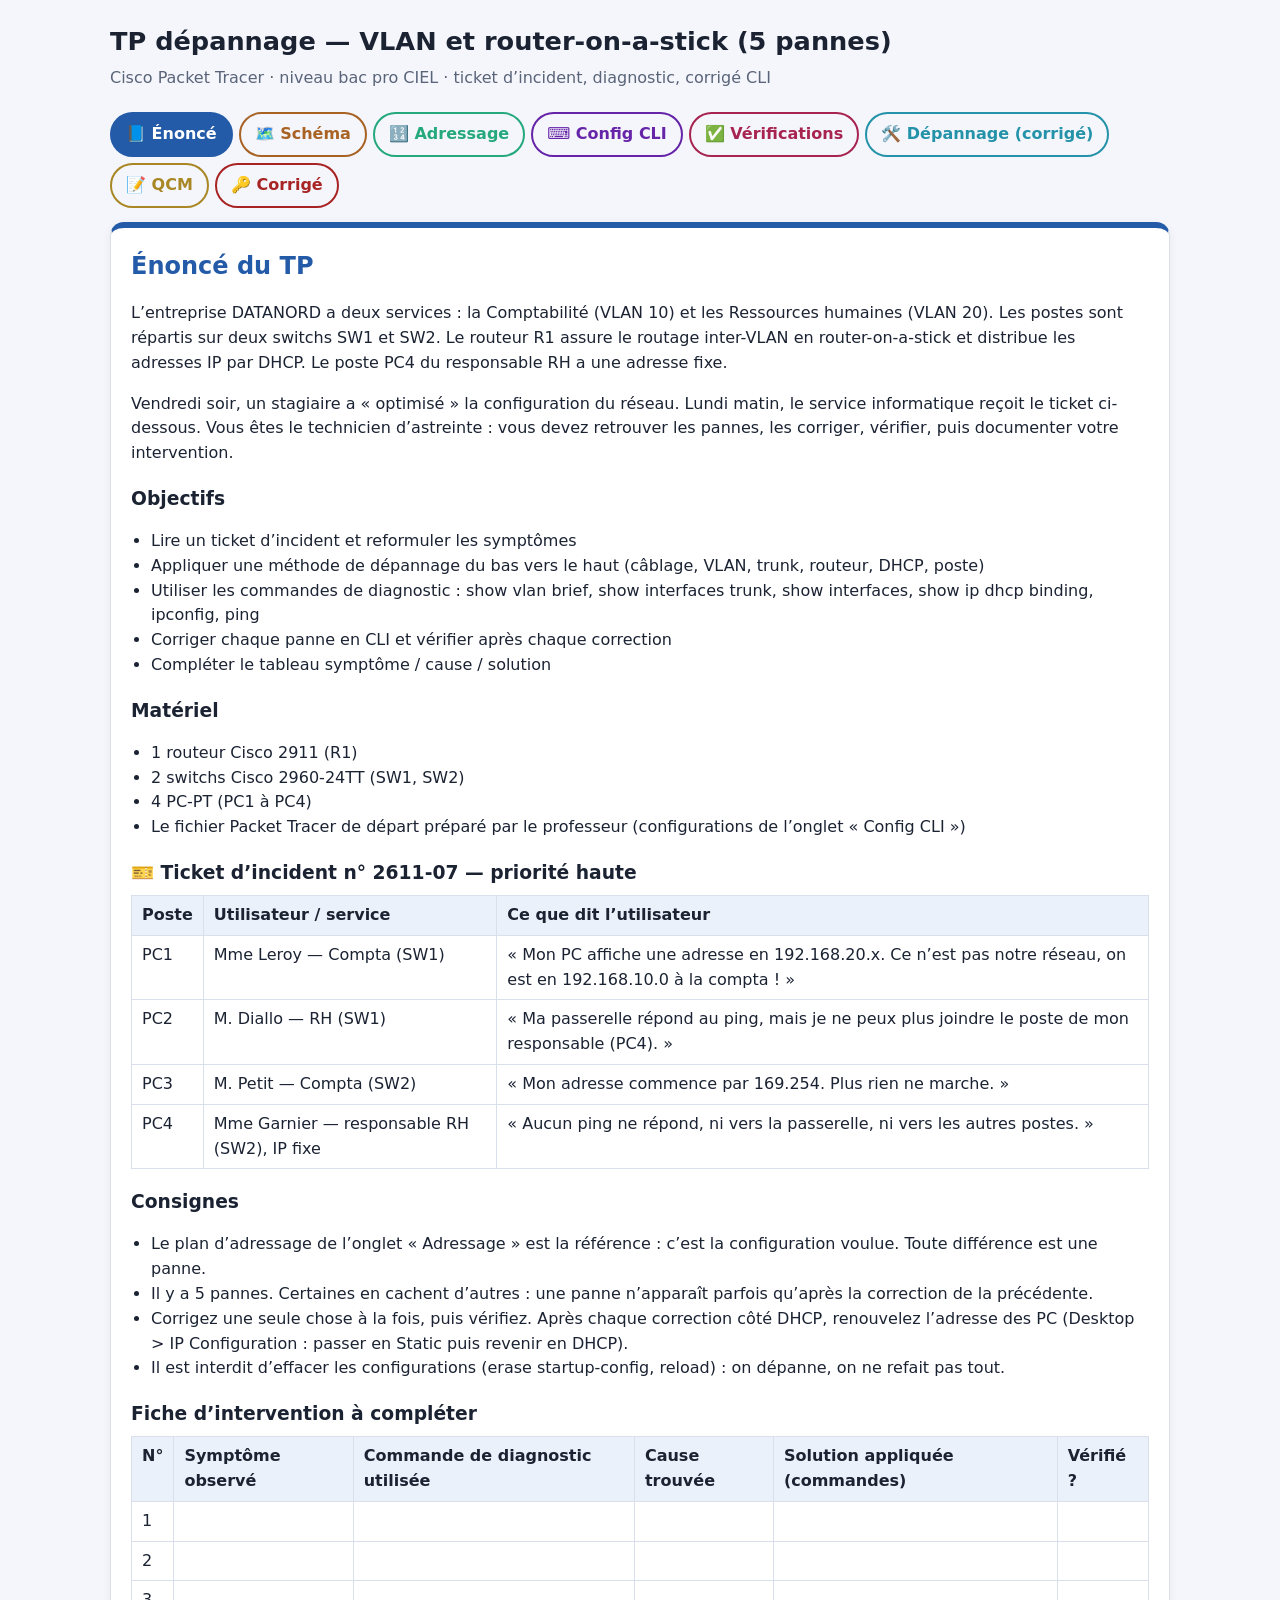
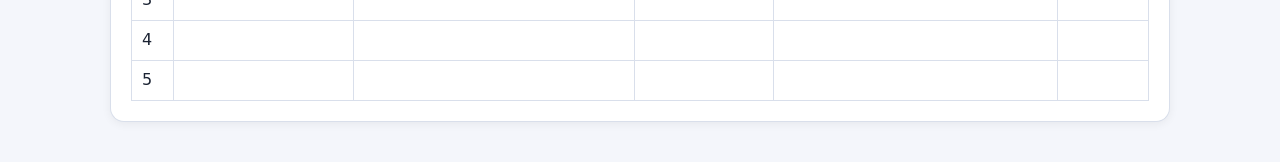
<file: espace-claude/simulateur/tp-depannage-vlan.html>
<!DOCTYPE html>
<html lang="fr">
<head>
<meta charset="utf-8">
<meta name="viewport" content="width=device-width, initial-scale=1, viewport-fit=cover">
<title>TP dépannage — VLAN et router-on-a-stick (5 pannes)</title>
<style>
:root{
  --bg:#f4f6fb;--card:#ffffff;--txt:#1b2333;--mut:#5a6479;--bd:#d9dfeb;
  --code:#0f1722;--codetxt:#d7e0ee;--prompt:#ffd166;--cmd:#8ee6a8;--cmt:#7f8da6;
  --l:40%;--tint:95%;--ok:#1e8e4e;--ko:#c0392b;
  box-sizing:border-box;padding-top:env(safe-area-inset-top,0px);padding-bottom:env(safe-area-inset-bottom,0px);
}
@media (prefers-color-scheme:dark){
  :root:not([data-theme="light"]){--bg:#0f131b;--card:#171c28;--txt:#e7ebf3;--mut:#9ba6bb;--bd:#2a3347;--l:64%;--tint:17%;--ok:#4cd388;--ko:#ff7b6b}
}
:root[data-theme="dark"]{--bg:#0f131b;--card:#171c28;--txt:#e7ebf3;--mut:#9ba6bb;--bd:#2a3347;--l:64%;--tint:17%;--ok:#4cd388;--ko:#ff7b6b}
html{scroll-padding-top:env(safe-area-inset-top,0px)}
*,*::before,*::after{box-sizing:border-box}
body{margin:0;background:var(--bg);color:var(--txt);font:16px/1.55 system-ui,-apple-system,"Segoe UI",Roboto,Helvetica,Arial,sans-serif}
header.top{padding:22px 20px 8px;max-width:1100px;margin:0 auto}
header.top h1{margin:0 0 4px;font-size:1.6rem}
header.top p{margin:0;color:var(--mut)}
#tabs{display:flex;gap:6px;flex-wrap:wrap;max-width:1100px;margin:14px auto 0;padding:0 20px}
.tab{--c:hsl(var(--h) 65% var(--l));border:2px solid var(--c);background:transparent;color:var(--c);font:inherit;font-weight:600;padding:8px 14px;border-radius:999px;cursor:pointer}
.tab.on{background:var(--c);color:#fff}
.tab:focus-visible{outline:3px solid var(--c);outline-offset:2px}
main{max-width:1100px;margin:14px auto 40px;padding:0 20px}
section.panel{--c:hsl(var(--h) 65% var(--l));background:var(--card);border:1px solid var(--bd);border-top:6px solid var(--c);border-radius:14px;padding:20px;box-shadow:0 2px 10px rgba(0,0,0,.06)}
section.panel[hidden]{display:none}
section.panel h2{margin:0 0 12px;color:var(--c)}
section.panel h3{margin:18px 0 8px}
.wrap{overflow-x:auto}
table{border-collapse:collapse;width:100%;min-width:520px}
th,td{border:1px solid var(--bd);padding:7px 10px;text-align:left;vertical-align:top}
th{background:hsl(var(--h) 60% var(--tint));color:var(--txt)}
ul.obj{padding-left:20px}
.code{border-radius:10px;overflow:hidden;margin:12px 0;background:var(--code)}
.code .bar{display:flex;justify-content:space-between;align-items:center;gap:10px;padding:8px 12px;background:hsl(var(--h) 55% 30%);color:#fff;font-weight:600}
.code .bar button{font:inherit;font-size:.85rem;border:0;border-radius:6px;padding:4px 10px;cursor:pointer;background:#ffffff26;color:#fff}
.code pre{margin:0;padding:12px 14px;overflow-x:auto;color:var(--codetxt);font:14px/1.6 ui-monospace,SFMono-Regular,Menlo,Consolas,monospace}
.code .p{color:var(--prompt)}.code .m{color:var(--cmd)}.code .c{color:var(--cmt);font-style:italic}
.note{border-left:4px solid var(--c);background:hsl(var(--h) 60% var(--tint));padding:8px 12px;border-radius:6px;margin:10px 0}
/* schéma */
.schema{overflow-x:auto}
.schema svg{width:100%;min-width:720px;height:auto;display:block}
.schema text{fill:var(--txt);font-family:system-ui,-apple-system,"Segoe UI",Roboto,Arial,sans-serif}
.schema .nm{font-weight:700;font-size:15px;fill:#fff}
.schema .if{font-size:12px;font-weight:600}
.schema .ip{font-size:12px;fill:var(--mut)}
.schema .lk{stroke:var(--mut);stroke-width:2.5;fill:none}
.schema .tr{stroke:#e74c3c;stroke-width:5;stroke-dasharray:10 6;fill:none}
.schema .ifbg{fill:var(--card);stroke:var(--bd)}
/* qcm */
.q{border:1px solid var(--bd);border-radius:10px;padding:12px 14px;margin:12px 0}
.q.ok{border-color:var(--ok);background:color-mix(in srgb,var(--ok) 12%,transparent)}
.q.ko{border-color:var(--ko);background:color-mix(in srgb,var(--ko) 12%,transparent)}
.q p{margin:0 0 8px;font-weight:600}
.q label{display:block;padding:4px 6px;border-radius:6px;cursor:pointer}
.q label:hover{background:hsl(var(--h) 60% var(--tint))}
.btn{font:inherit;font-weight:600;border:0;border-radius:8px;padding:10px 18px;background:var(--c);color:#fff;cursor:pointer}
#score{font-weight:700;margin-left:12px}
.grille{font-family:ui-monospace,Menlo,Consolas,monospace;word-spacing:6px}
</style>
</head>
<body>
<header class="top">
  <h1 id="titre"></h1>
  <p id="soustitre"></p>
</header>
<nav id="tabs" role="tablist" aria-label="Sections du TP"></nav>
<main>
  <section class="panel" id="enonce"   data-label="📘 Énoncé"          data-h="215"></section>

  <!-- ===== SCHÉMA : remplacer le SVG d’exemple par la topologie du TP ===== -->
  <section class="panel" id="schema"   data-label="🗺️ Schéma"          data-h="28">
    <h2>Schéma de la topologie</h2>
    <div class="schema">
<svg viewBox="0 0 900 520" role="img" aria-label="Topologie du TP : R1 relié en trunk à SW1, SW1 relié en trunk à SW2, deux PC par switch">
  <!-- Liens -->
  <path class="tr" d="M420 110 L230 215"/>          <!-- R1 Gi0/0 → SW1 Fa0/1 : trunk -->
  <path class="tr" d="M290 245 L610 245"/>          <!-- SW1 Gi0/1 → SW2 Gi0/1 : trunk -->
  <path class="lk" d="M150 275 L110 390"/>          <!-- SW1 Fa0/2 → PC1 -->
  <path class="lk" d="M250 275 L290 390"/>          <!-- SW1 Fa0/3 → PC2 -->
  <path class="lk" d="M650 275 L610 390"/>          <!-- SW2 Fa0/2 → PC3 -->
  <path class="lk" d="M750 275 L790 390"/>          <!-- SW2 Fa0/3 → PC4 -->

  <!-- R1 -->
  <rect x="350" y="20" width="200" height="90" rx="14" fill="#f28c28"/>
  <text class="nm" x="450" y="50" text-anchor="middle">R1 — Cisco 2911</text>
  <text class="nm" x="450" y="72" text-anchor="middle" style="font-size:12px;font-weight:500">Gi0/0.10 : 192.168.10.1 /24</text>
  <text class="nm" x="450" y="90" text-anchor="middle" style="font-size:12px;font-weight:500">Gi0/0.20 : 192.168.20.1 /24</text>
  <text class="ip" x="570" y="60">Serveur DHCP :</text>
  <text class="ip" x="570" y="76">pools COMPTA et RH</text>

  <!-- Switchs -->
  <rect x="110" y="215" width="180" height="60" rx="14" fill="#2f80ed"/>
  <text class="nm" x="200" y="243" text-anchor="middle">SW1</text>
  <text class="nm" x="200" y="262" text-anchor="middle" style="font-size:12px;font-weight:500">Cisco 2960</text>
  <rect x="610" y="215" width="180" height="60" rx="14" fill="#2f80ed"/>
  <text class="nm" x="700" y="243" text-anchor="middle">SW2</text>
  <text class="nm" x="700" y="262" text-anchor="middle" style="font-size:12px;font-weight:500">Cisco 2960</text>

  <!-- PC -->
  <rect x="40"  y="390" width="140" height="56" rx="12" fill="#27ae60"/><text class="nm" x="110" y="416" text-anchor="middle">PC1</text><text class="nm" x="110" y="435" text-anchor="middle" style="font-size:11px;font-weight:500">Compta · VLAN 10</text>
  <rect x="220" y="390" width="140" height="56" rx="12" fill="#9b59b6"/><text class="nm" x="290" y="416" text-anchor="middle">PC2</text><text class="nm" x="290" y="435" text-anchor="middle" style="font-size:11px;font-weight:500">RH · VLAN 20</text>
  <rect x="540" y="390" width="140" height="56" rx="12" fill="#27ae60"/><text class="nm" x="610" y="416" text-anchor="middle">PC3</text><text class="nm" x="610" y="435" text-anchor="middle" style="font-size:11px;font-weight:500">Compta · VLAN 10</text>
  <rect x="720" y="390" width="140" height="56" rx="12" fill="#9b59b6"/><text class="nm" x="790" y="416" text-anchor="middle">PC4</text><text class="nm" x="790" y="435" text-anchor="middle" style="font-size:11px;font-weight:500">RH · VLAN 20</text>

  <!-- Adresses -->
  <text class="ip" x="110" y="464" text-anchor="middle">DHCP · 192.168.10.x</text>
  <text class="ip" x="290" y="464" text-anchor="middle">DHCP · 192.168.20.x</text>
  <text class="ip" x="610" y="464" text-anchor="middle">DHCP · 192.168.10.x</text>
  <text class="ip" x="790" y="464" text-anchor="middle">Fixe · 192.168.20.10</text>

  <!-- Étiquettes d’interfaces -->
  <g class="if">
    <rect class="ifbg" x="380" y="114" width="44" height="20" rx="5"/><text x="402" y="129" text-anchor="middle">Gi0/0</text>
    <rect class="ifbg" x="206" y="190" width="44" height="20" rx="5"/><text x="228" y="205" text-anchor="middle">Fa0/1</text>
    <rect class="ifbg" x="292" y="226" width="44" height="20" rx="5"/><text x="314" y="241" text-anchor="middle">Gi0/1</text>
    <rect class="ifbg" x="564" y="226" width="44" height="20" rx="5"/><text x="586" y="241" text-anchor="middle">Gi0/1</text>
    <rect class="ifbg" x="118" y="278" width="44" height="20" rx="5"/><text x="140" y="293" text-anchor="middle">Fa0/2</text>
    <rect class="ifbg" x="236" y="278" width="44" height="20" rx="5"/><text x="258" y="293" text-anchor="middle">Fa0/3</text>
    <rect class="ifbg" x="618" y="278" width="44" height="20" rx="5"/><text x="640" y="293" text-anchor="middle">Fa0/2</text>
    <rect class="ifbg" x="736" y="278" width="44" height="20" rx="5"/><text x="758" y="293" text-anchor="middle">Fa0/3</text>
    <rect class="ifbg" x="76"  y="362" width="52" height="20" rx="5"/><text x="102" y="377" text-anchor="middle">Fa0</text>
    <rect class="ifbg" x="262" y="362" width="52" height="20" rx="5"/><text x="288" y="377" text-anchor="middle">Fa0</text>
    <rect class="ifbg" x="580" y="362" width="52" height="20" rx="5"/><text x="606" y="377" text-anchor="middle">Fa0</text>
    <rect class="ifbg" x="762" y="362" width="52" height="20" rx="5"/><text x="788" y="377" text-anchor="middle">Fa0</text>
  </g>
  <text class="ip" x="450" y="236" text-anchor="middle">Trunk 802.1Q (VLAN 10, 20)</text>
  <text class="ip" x="250" y="160" text-anchor="end">Trunk 802.1Q</text>

  <!-- Légende -->
  <g font-size="12">
    <rect x="40" y="494" width="14" height="14" rx="3" fill="#f28c28"/><text x="60" y="506">Routeur</text>
    <rect x="130" y="494" width="14" height="14" rx="3" fill="#2f80ed"/><text x="150" y="506">Switch</text>
    <rect x="215" y="494" width="14" height="14" rx="3" fill="#27ae60"/><text x="235" y="506">VLAN 10 Compta</text>
    <rect x="345" y="494" width="14" height="14" rx="3" fill="#9b59b6"/><text x="365" y="506">VLAN 20 RH</text>
    <line x1="455" y1="501" x2="495" y2="501" stroke="#e74c3c" stroke-width="5" stroke-dasharray="8 4"/><text x="503" y="506">Trunk 802.1Q</text>
    <line x1="600" y1="501" x2="640" y2="501" stroke="#7f8da6" stroke-width="2.5"/><text x="648" y="506">Lien d’accès (câble droit)</text>
  </g>
</svg>
    </div>
  </section>

  <section class="panel" id="adressage" data-label="🔢 Adressage"       data-h="160"></section>
  <section class="panel" id="config"    data-label="⌨️ Config CLI"       data-h="270"></section>
  <section class="panel" id="tests"     data-label="✅ Vérifications"    data-h="340"></section>
  <section class="panel" id="depannage" data-label="🛠️ Dépannage (corrigé)" data-h="190"></section>
  <section class="panel" id="qcm"       data-label="📝 QCM"              data-h="45"></section>
  <section class="panel" id="corrige"   data-label="🔑 Corrigé"          data-h="0"></section>
</main>

<script>
/* ===================== DONNÉES À REMPLACER ===================== */
const TP = {
  titre: "TP dépannage — VLAN et router-on-a-stick (5 pannes)",
  sousTitre: "Cisco Packet Tracer · niveau bac pro CIEL · ticket d’incident, diagnostic, corrigé CLI",
  enonce: [
    "L’entreprise DATANORD a deux services : la Comptabilité (VLAN 10) et les Ressources humaines (VLAN 20). Les postes sont répartis sur deux switchs SW1 et SW2. Le routeur R1 assure le routage inter-VLAN en router-on-a-stick et distribue les adresses IP par DHCP. Le poste PC4 du responsable RH a une adresse fixe.",
    "Vendredi soir, un stagiaire a « optimisé » la configuration du réseau. Lundi matin, le service informatique reçoit le ticket ci-dessous. Vous êtes le technicien d’astreinte : vous devez retrouver les pannes, les corriger, vérifier, puis documenter votre intervention."
  ],
  objectifs: [
    "Lire un ticket d’incident et reformuler les symptômes",
    "Appliquer une méthode de dépannage du bas vers le haut (câblage, VLAN, trunk, routeur, DHCP, poste)",
    "Utiliser les commandes de diagnostic : show vlan brief, show interfaces trunk, show interfaces, show ip dhcp binding, ipconfig, ping",
    "Corriger chaque panne en CLI et vérifier après chaque correction",
    "Compléter le tableau symptôme / cause / solution"
  ],
  materiel: ["1 routeur Cisco 2911 (R1)", "2 switchs Cisco 2960-24TT (SW1, SW2)", "4 PC-PT (PC1 à PC4)", "Le fichier Packet Tracer de départ préparé par le professeur (configurations de l’onglet « Config CLI »)"],
  ticket: {
    entetes: ["Poste", "Utilisateur / service", "Ce que dit l’utilisateur"],
    lignes: [
      ["PC1", "Mme Leroy — Compta (SW1)", "« Mon PC affiche une adresse en 192.168.20.x. Ce n’est pas notre réseau, on est en 192.168.10.0 à la compta ! »"],
      ["PC2", "M. Diallo — RH (SW1)", "« Ma passerelle répond au ping, mais je ne peux plus joindre le poste de mon responsable (PC4). »"],
      ["PC3", "M. Petit — Compta (SW2)", "« Mon adresse commence par 169.254. Plus rien ne marche. »"],
      ["PC4", "Mme Garnier — responsable RH (SW2), IP fixe", "« Aucun ping ne répond, ni vers la passerelle, ni vers les autres postes. »"]
    ]
  },
  consignes: [
    "Le plan d’adressage de l’onglet « Adressage » est la référence : c’est la configuration voulue. Toute différence est une panne.",
    "Il y a 5 pannes. Certaines en cachent d’autres : une panne n’apparaît parfois qu’après la correction de la précédente.",
    "Corrigez une seule chose à la fois, puis vérifiez. Après chaque correction côté DHCP, renouvelez l’adresse des PC (Desktop > IP Configuration : passer en Static puis revenir en DHCP).",
    "Il est interdit d’effacer les configurations (erase startup-config, reload) : on dépanne, on ne refait pas tout."
  ],
  fiche: {
    entetes: ["N°", "Symptôme observé", "Commande de diagnostic utilisée", "Cause trouvée", "Solution appliquée (commandes)", "Vérifié ?"],
    lignes: [["1","","","","",""],["2","","","","",""],["3","","","","",""],["4","","","","",""],["5","","","","",""]]
  },
  reseaux: {
    entetes: ["Réseau", "Adresse", "Masque", "Passerelle", "Plage DHCP"],
    lignes: [
      ["VLAN 10 — COMPTA", "192.168.10.0", "255.255.255.0 (/24)", "192.168.10.1", "192.168.10.11 – .254 (.1 à .10 exclues)"],
      ["VLAN 20 — RH", "192.168.20.0", "255.255.255.0 (/24)", "192.168.20.1", "192.168.20.11 – .254 (.1 à .10 exclues)"]
    ]
  },
  adressage: {
    entetes: ["Appareil", "Interface", "Adresse IP", "Masque", "Passerelle"],
    lignes: [
      ["R1", "Gi0/0", "aucune (porte les sous-interfaces)", "—", "—"],
      ["R1", "Gi0/0.10 (dot1Q 10)", "192.168.10.1", "255.255.255.0", "—"],
      ["R1", "Gi0/0.20 (dot1Q 20)", "192.168.20.1", "255.255.255.0", "—"],
      ["PC1", "Fa0", "DHCP (192.168.10.x)", "255.255.255.0", "192.168.10.1"],
      ["PC2", "Fa0", "DHCP (192.168.20.x)", "255.255.255.0", "192.168.20.1"],
      ["PC3", "Fa0", "DHCP (192.168.10.x)", "255.255.255.0", "192.168.10.1"],
      ["PC4", "Fa0", "192.168.20.10 (fixe)", "255.255.255.0", "192.168.20.1"]
    ]
  },
  liens: {
    entetes: ["Appareil A", "Interface A", "Appareil B", "Interface B", "Câble", "Type / VLAN"],
    lignes: [
      ["R1", "Gi0/0", "SW1", "Fa0/1", "Droit", "Trunk 802.1Q"],
      ["SW1", "Gi0/1", "SW2", "Gi0/1", "Croisé", "Trunk 802.1Q"],
      ["SW1", "Fa0/2", "PC1", "Fa0", "Droit", "Accès VLAN 10"],
      ["SW1", "Fa0/3", "PC2", "Fa0", "Droit", "Accès VLAN 20"],
      ["SW2", "Fa0/2", "PC3", "Fa0", "Droit", "Accès VLAN 10"],
      ["SW2", "Fa0/3", "PC4", "Fa0", "Droit", "Accès VLAN 20"]
    ]
  },
  configs: [
    { appareil: "R1 — configuration de départ AVEC PANNES (professeur)", lignes: `! Base
Router>enable
Router#configure terminal
Router(config)#hostname R1
R1(config)#no ip domain-lookup
R1(config)#enable secret cisco
R1(config)#line console 0
R1(config-line)#password cisco
R1(config-line)#login
R1(config-line)#exit
! Interface physique vers SW1 : pas d'adresse IP, juste activée
R1(config)#interface gigabitEthernet 0/0
R1(config-if)#no shutdown
R1(config-if)#exit
! PANNE 3 : numeros de VLAN inverses sur les sous-interfaces
R1(config)#interface gigabitEthernet 0/0.10
R1(config-subif)#encapsulation dot1Q 20
R1(config-subif)#ip address 192.168.10.1 255.255.255.0
R1(config-subif)#exit
R1(config)#interface gigabitEthernet 0/0.20
R1(config-subif)#encapsulation dot1Q 10
R1(config-subif)#ip address 192.168.20.1 255.255.255.0
R1(config-subif)#exit
! DHCP
R1(config)#ip dhcp excluded-address 192.168.10.1 192.168.10.10
R1(config)#ip dhcp excluded-address 192.168.20.1 192.168.20.10
R1(config)#ip dhcp pool COMPTA
! PANNE 4 : mauvais reseau dans le pool COMPTA
R1(dhcp-config)#network 192.168.100.0 255.255.255.0
R1(dhcp-config)#default-router 192.168.10.1
R1(dhcp-config)#exit
R1(config)#ip dhcp pool RH
R1(dhcp-config)#network 192.168.20.0 255.255.255.0
R1(dhcp-config)#default-router 192.168.20.1
R1(dhcp-config)#exit
R1(config)#end
R1#write memory` },
    { appareil: "SW1 — configuration de départ AVEC PANNES (professeur)", lignes: `! Base
Switch>enable
Switch#configure terminal
Switch(config)#hostname SW1
SW1(config)#no ip domain-lookup
! VLAN
SW1(config)#vlan 10
SW1(config-vlan)#name COMPTA
SW1(config-vlan)#exit
SW1(config)#vlan 20
SW1(config-vlan)#name RH
SW1(config-vlan)#exit
! Trunks vers R1 et vers SW2
SW1(config)#interface fastEthernet 0/1
SW1(config-if)#switchport mode trunk
SW1(config-if)#exit
SW1(config)#interface gigabitEthernet 0/1
SW1(config-if)#switchport mode trunk
SW1(config-if)#exit
! Ports d'acces
SW1(config)#interface fastEthernet 0/2
SW1(config-if)#switchport mode access
SW1(config-if)#switchport access vlan 10
SW1(config-if)#exit
! PANNE 2 : PC2 (RH) place dans le VLAN 10
SW1(config)#interface fastEthernet 0/3
SW1(config-if)#switchport mode access
SW1(config-if)#switchport access vlan 10
SW1(config-if)#exit
SW1(config)#end
SW1#write memory` },
    { appareil: "SW2 — configuration de départ AVEC PANNES (professeur)", lignes: `! Base
Switch>enable
Switch#configure terminal
Switch(config)#hostname SW2
SW2(config)#no ip domain-lookup
! VLAN
SW2(config)#vlan 10
SW2(config-vlan)#name COMPTA
SW2(config-vlan)#exit
SW2(config)#vlan 20
SW2(config-vlan)#name RH
SW2(config-vlan)#exit
! PANNE 1 : le lien vers SW1 est force en mode acces au lieu de trunk
SW2(config)#interface gigabitEthernet 0/1
SW2(config-if)#switchport mode access
SW2(config-if)#exit
! Ports d'acces
SW2(config)#interface fastEthernet 0/2
SW2(config-if)#switchport mode access
SW2(config-if)#switchport access vlan 10
SW2(config-if)#exit
SW2(config)#interface fastEthernet 0/3
SW2(config-if)#switchport mode access
SW2(config-if)#switchport access vlan 20
SW2(config-if)#exit
SW2(config)#end
SW2#write memory` }
  ],
  configNotes: [
    "Postes : PC1, PC2 et PC3 en DHCP (Desktop > IP Configuration > DHCP). PC4 en IP fixe avec la PANNE 5 : adresse 192.168.20.10, masque 255.255.255.0, passerelle 192.168.20.254 (au lieu de 192.168.20.1).",
    "Les lignes « ! PANNE » sont des commentaires : IOS les ignore, elles n’apparaissent pas dans le running-config. Les élèves ne les voient donc pas.",
    "Conseil : enregistrez le fichier .pkt une fois les pannes en place, avant de le distribuer. Mots de passe : cisco."
  ],
  tests: [
    { titre: "Diagnostic côté switchs", lignes: `SW1#show vlan brief
SW1#show interfaces trunk
SW2#show interfaces trunk
SW2#show interfaces gigabitEthernet 0/1 switchport` },
    { titre: "Diagnostic côté routeur", lignes: `R1#show ip interface brief
R1#show interfaces gigabitEthernet 0/0.10
R1#show interfaces gigabitEthernet 0/0.20
R1#show ip dhcp binding
R1#show running-config` },
    { titre: "Tests finaux depuis les PC (après les 5 corrections)", lignes: `C:\\>ipconfig
C:\\>ping 192.168.10.1
C:\\>ping 192.168.20.1
C:\\>ping 192.168.20.10
C:\\>tracert 192.168.20.10` }
  ],
  testsNotes: [
    "show interfaces trunk : sur SW1 et SW2, Gi0/1 doit apparaître en mode « on », statut « trunking », VLAN 10 et 20 autorisés et actifs. Sur SW1, Fa0/1 aussi.",
    "show vlan brief (SW1) : Fa0/2 dans le VLAN 10 COMPTA, Fa0/3 dans le VLAN 20 RH.",
    "show interfaces gigabitEthernet 0/0.10 : la ligne « Encapsulation 802.1Q Virtual LAN, Vlan ID 10 » doit indiquer le même numéro que la sous-interface.",
    "show ip dhcp binding : PC1 et PC3 en 192.168.10.x, PC2 en 192.168.20.x.",
    "Depuis PC1 : ping vers 192.168.20.10 (PC4) réussi. tracert montre 2 sauts : 192.168.10.1 puis 192.168.20.10."
  ],
  depannage: {
    entetes: ["N°", "Difficulté", "Symptôme observé (au moment où on traite la panne)", "Diagnostic", "Cause", "Solution"],
    lignes: [
      ["1", "★★", "PC3 en 169.254.x.x (pas de DHCP). PC4 ne joint personne. Tout le côté SW2 est isolé.", "SW2#show interfaces trunk → aucun trunk. SW2#show interfaces gi0/1 switchport → « Operational Mode: static access ».", "Le lien SW2 Gi0/1 vers SW1 est en mode access : les trames étiquetées VLAN 10 et 20 ne passent pas.", "SW2 Gi0/1 : switchport mode trunk"],
      ["2", "★", "PC2 (RH) obtient une adresse mais ne joint pas PC4, qui est pourtant du même service.", "SW1#show vlan brief → Fa0/3 est dans la ligne du VLAN 10 COMPTA.", "Le port de PC2 est affecté au mauvais VLAN.", "SW1 Fa0/3 : switchport access vlan 20"],
      ["3", "★★★", "Les postes de la Compta (PC1, PC3) reçoivent des adresses en 192.168.20.x, et PC2 (RH) n’obtient plus rien (169.254).", "R1#show interfaces g0/0.10 → « Vlan ID 20 ». R1#show interfaces g0/0.20 → « Vlan ID 10 ».", "Les numéros dot1Q sont inversés : le VLAN 10 arrive sur la sous-interface 192.168.20.1, le VLAN 20 sur 192.168.10.1.", "Supprimer et recréer les deux sous-interfaces avec encapsulation dot1Q 10 sur .10 et dot1Q 20 sur .20"],
      ["4", "★★", "PC2 (RH) est maintenant correct, mais PC1 et PC3 (Compta) restent en 169.254.", "R1#show ip dhcp binding → aucune adresse 192.168.10.x. R1#show running-config → pool COMPTA en network 192.168.100.0.", "Le pool COMPTA ne correspond pas au réseau de la sous-interface 192.168.10.1 : le routeur ne trouve pas de pool pour le VLAN 10.", "Pool COMPTA : network 192.168.10.0 255.255.255.0, puis renouveler le DHCP sur PC1 et PC3"],
      ["5", "★", "PC4 pingue PC2 et 192.168.20.1, mais aucun poste de la Compta.", "C:\\>ipconfig sur PC4 → passerelle 192.168.20.254.", "La passerelle de PC4 est fausse : les paquets vers les autres réseaux partent vers une adresse qui n’existe pas.", "PC4 : passerelle 192.168.20.1 (Desktop > IP Configuration)"]
    ]
  },
  reparations: [
    { titre: "Panne 1 — remettre le trunk sur SW2", lignes: `SW2>enable
SW2#configure terminal
SW2(config)#interface gigabitEthernet 0/1
SW2(config-if)#switchport mode trunk
SW2(config-if)#end
SW2#show interfaces trunk
SW2#write memory` },
    { titre: "Panne 2 — remettre PC2 dans le VLAN 20 (SW1)", lignes: `SW1>enable
SW1#configure terminal
SW1(config)#interface fastEthernet 0/3
SW1(config-if)#switchport access vlan 20
SW1(config-if)#end
SW1#show vlan brief
SW1#write memory` },
    { titre: "Panne 3 — corriger l’encapsulation dot1Q sur R1", lignes: `! IOS refuse que deux sous-interfaces utilisent le meme VLAN :
! on les supprime puis on les recree proprement
R1>enable
R1#configure terminal
R1(config)#no interface gigabitEthernet 0/0.10
R1(config)#no interface gigabitEthernet 0/0.20
R1(config)#interface gigabitEthernet 0/0.10
R1(config-subif)#encapsulation dot1Q 10
R1(config-subif)#ip address 192.168.10.1 255.255.255.0
R1(config-subif)#exit
R1(config)#interface gigabitEthernet 0/0.20
R1(config-subif)#encapsulation dot1Q 20
R1(config-subif)#ip address 192.168.20.1 255.255.255.0
R1(config-subif)#end
R1#show interfaces gigabitEthernet 0/0.10
R1#write memory` },
    { titre: "Panne 4 — corriger le pool DHCP COMPTA sur R1", lignes: `R1#configure terminal
R1(config)#ip dhcp pool COMPTA
R1(dhcp-config)#no network 192.168.100.0 255.255.255.0
R1(dhcp-config)#network 192.168.10.0 255.255.255.0
R1(dhcp-config)#end
R1#write memory
! Sur PC1 et PC3 : IP Configuration, passer en Static puis en DHCP
R1#show ip dhcp binding` },
    { titre: "Panne 5 — corriger la passerelle de PC4", lignes: `! Desktop > IP Configuration (Static)
! Default Gateway : 192.168.20.1 au lieu de 192.168.20.254
C:\\>ipconfig
C:\\>ping 192.168.10.1` }
  ],
  depannageNotes: [
    "Ordre conseillé : du bas vers le haut (switchs, puis routeur, puis DHCP, puis poste). Les étoiles indiquent la difficulté, pas l’ordre.",
    "Pannes en cascade : tant que la panne 3 n’est pas corrigée, réparer la panne 2 fait passer PC2 en 169.254. Ce n’est pas une erreur de l’élève : c’est la panne suivante qui apparaît. À faire remarquer en classe !",
    "Barème possible sur 20 : 2 points par panne trouvée, 1 point par panne corrigée et vérifiée, 5 points pour le tableau complété et rédigé proprement."
  ],
  qcm: [
    { q: "Un PC affiche l’adresse 169.254.12.7. Qu’est-ce que cela signifie ?", o: ["Il a reçu son adresse du serveur DHCP", "Il n’a reçu aucune réponse DHCP et s’est donné une adresse automatique (APIPA)", "Il est configuré en adresse IP fixe", "Il a reçu une adresse publique"], r: 1, e: "169.254.x.x est la plage APIPA : le poste n’a pas obtenu de bail DHCP. On cherche alors un problème de VLAN, de trunk ou de pool DHCP." },
    { q: "Quelle commande, sur SW2, montre si Gi0/1 fonctionne en trunk ?", o: ["show vlan brief", "show ip route", "show ip dhcp binding", "show interfaces trunk"], r: 3, e: "show interfaces trunk liste les ports en trunk et les VLAN qu’ils transportent. show vlan brief n’affiche que les ports d’accès." },
    { q: "Le port Gi0/1 de SW2 est en « switchport mode access ». Quelle est la conséquence ?", o: ["Les trames des VLAN 10 et 20 ne passent plus entre SW1 et SW2", "Tous les VLAN passent normalement", "Le câble est coupé physiquement", "Le routeur perd ses adresses IP"], r: 0, e: "Un port d’accès n’appartient qu’à un seul VLAN (ici le VLAN 1) : les trames étiquetées 10 et 20 envoyées par SW1 sont rejetées." },
    { q: "Quelle commande remet PC2 (port Fa0/3 de SW1) dans le VLAN RH ?", o: ["switchport mode trunk", "encapsulation dot1Q 20", "switchport access vlan 20", "vlan 20 name RH"], r: 2, e: "En mode interface du switch, switchport access vlan 20 affecte le port au VLAN 20. encapsulation dot1Q est une commande de routeur." },
    { q: "Dans « show vlan brief », le port Fa0/3 apparaît sur la ligne du VLAN 10. Que peut-on conclure ?", o: ["Le port est en trunk", "Le port est un port d’accès du VLAN 10", "Le port est désactivé", "Le VLAN 10 n’existe pas"], r: 1, e: "show vlan brief liste les ports d’accès de chaque VLAN. Un port trunk n’apparaît pas dans ce tableau." },
    { q: "« R1#show interfaces gigabitEthernet 0/0.10 » affiche « Vlan ID 20 ». Où est le problème ?", o: ["L’interface est éteinte", "Le masque est faux", "L’encapsulation ne correspond pas au VLAN prévu pour cette sous-interface", "Le serveur DHCP est arrêté"], r: 2, e: "La sous-interface .10 devrait étiqueter le VLAN 10. Elle reçoit ici le trafic du VLAN 20 : les numéros dot1Q sont inversés." },
    { q: "Sur un routeur, le numéro d’une sous-interface (.10) fixe-t-il le VLAN ?", o: ["Oui, .10 correspond toujours au VLAN 10", "Oui, à condition que le switch soit en trunk", "Non, c’est l’adresse IP qui fixe le VLAN", "Non, c’est la commande encapsulation dot1Q qui fixe le VLAN"], r: 3, e: "Le .10 n’est qu’un nom choisi pour être lisible. Seule la commande encapsulation dot1Q indique le VLAN traité, d’où la panne 3." },
    { q: "Pourquoi supprime-t-on puis recrée-t-on les deux sous-interfaces pour corriger l’inversion ?", o: ["IOS refuse que deux sous-interfaces d’une même interface utilisent le même numéro de VLAN", "Pour remettre le DHCP à zéro", "Parce que Packet Tracer ne sait pas modifier une sous-interface", "Parce qu’il faut aussi recréer le trunk"], r: 0, e: "Si on tape encapsulation dot1Q 10 sur .10 alors que .20 l’utilise encore, IOS refuse. Recréer les deux évite le conflit." },
    { q: "Le pool COMPTA contient « network 192.168.100.0 ». Que se passe-t-il pour les PC du VLAN 10 ?", o: ["Ils reçoivent des adresses 192.168.100.x", "Ils ne reçoivent aucune adresse : aucun pool ne correspond au réseau de l’interface 192.168.10.1", "Ils reçoivent des adresses du pool RH", "Rien, ça fonctionne quand même"], r: 1, e: "Le routeur choisit le pool dont le réseau contient l’adresse de l’interface qui reçoit la demande. Pas de correspondance, donc pas de bail : 169.254." },
    { q: "Quelle commande affiche les adresses distribuées par le serveur DHCP du routeur ?", o: ["show ip dhcp binding", "show vlan brief", "show interfaces trunk", "show mac address-table"], r: 0, e: "show ip dhcp binding affiche les baux : adresse IP attribuée et adresse MAC du client." },
    { q: "PC4 (192.168.20.10, passerelle 192.168.20.254) pingue PC2 mais aucun PC de la Compta. Cause la plus probable ?", o: ["Câble débranché", "Mauvais VLAN sur le port de PC4", "Passerelle par défaut incorrecte", "Pool DHCP RH faux"], r: 2, e: "PC4 joint son propre réseau, donc câble et VLAN sont bons. Pour sortir de son réseau, il passe par la passerelle, qui doit être 192.168.20.1." },
    { q: "Quelle méthode de dépannage applique-t-on dans ce TP ?", o: ["Modifier plusieurs réglages en même temps pour gagner du temps", "Effacer la configuration et tout refaire", "Commencer par le routeur car c’est l’appareil le plus important", "Partir des couches basses (câbles, VLAN, trunk) vers les couches hautes, en testant après chaque correction"], r: 3, e: "La méthode ascendante évite de corriger au hasard. Tester après chaque correction permet de voir apparaître les pannes cachées." },
    { q: "À quoi sert la norme 802.1Q ?", o: ["À ajouter dans la trame une étiquette avec le numéro de VLAN", "À attribuer des adresses IP automatiquement", "À chiffrer les échanges", "À calculer le meilleur chemin entre routeurs"], r: 0, e: "802.1Q insère une étiquette (tag) de 4 octets qui permet au trunk de transporter plusieurs VLAN sur un seul câble." },
    { q: "Un switch 2960 travaille principalement à quelle couche du modèle OSI ?", o: ["Couche 1 — physique", "Couche 3 — réseau", "Couche 2 — liaison de données", "Couche 7 — application"], r: 2, e: "Le switch commute les trames grâce aux adresses MAC : c’est la couche 2. Le routeur travaille en couche 3 avec les adresses IP." },
    { q: "Dans quel ordre se déroulent les échanges DHCP ?", o: ["Offer, Discover, Ack, Request", "Request, Offer, Discover, Ack", "Discover, Request, Offer, Ack", "Discover, Offer, Request, Ack"], r: 3, e: "Le client cherche (Discover), le serveur propose (Offer), le client demande (Request), le serveur confirme (Ack) : c’est DORA." },
    { q: "Quel protocole utilise la commande ping ?", o: ["TCP", "ICMP", "DHCP", "ARP"], r: 1, e: "ping envoie des messages ICMP Echo Request et attend des Echo Reply." },
    { q: "Le masque /24 s’écrit :", o: ["255.255.255.0", "255.255.0.0", "255.255.255.252", "255.0.0.0"], r: 0, e: "/24 signifie 24 bits à 1, soit trois octets à 255 : 255.255.255.0." },
    { q: "Parmi ces adresses, laquelle est une adresse privée ?", o: ["8.8.8.8", "193.50.12.4", "192.168.20.10", "172.32.1.1"], r: 2, e: "Les plages privées sont 10.0.0.0/8, 172.16.0.0/12 (172.16 à 172.31) et 192.168.0.0/16. 172.32.1.1 est hors de la plage." },
    { q: "Sur un PC Packet Tracer, quelle commande affiche l’adresse IP et la passerelle ?", o: ["show ip interface brief", "ping", "tracert", "ipconfig"], r: 3, e: "ipconfig s’utilise sur le PC (Command Prompt). show ip interface brief est une commande Cisco du routeur ou du switch." },
    { q: "Quel câble relie un PC à un switch ?", o: ["Câble croisé", "Câble droit", "Câble série DCE", "Câble console"], r: 1, e: "Un PC et un switch sont des équipements de types différents : on utilise un câble droit." }
  ]
};
/* =============================================================== */

const L = ["A", "B", "C", "D"];
function el(tag, cls, text) { const e = document.createElement(tag); if (cls) e.className = cls; if (text !== undefined) e.textContent = text; return e; }
function table(t) {
  const w = el("div", "wrap"), tb = el("table"), th = el("thead"), tr = el("tr");
  t.entetes.forEach(h => tr.append(el("th", "", h))); th.append(tr); tb.append(th);
  const body = el("tbody");
  t.lignes.forEach(r => { const row = el("tr"); r.forEach(c => row.append(el("td", "", c))); body.append(row); });
  tb.append(body); w.append(tb); return w;
}
const PROMPT = /^([^\s>#]+(?:\([^)]*\))?[>#])(.*)$/;
function code(titre, texte, h) {
  const box = el("div", "code"); box.style.setProperty("--h", h);
  const bar = el("div", "bar"); bar.append(el("span", "", titre));
  const btn = el("button", "", "Copier les commandes"); btn.type = "button"; bar.append(btn);
  const pre = el("pre"); const cmds = [];
  texte.split("\n").forEach((ligne, i) => {
    if (i) pre.append("\n");
    if (ligne.trim().startsWith("!")) { pre.append(el("span", "c", ligne)); return; }
    const m = ligne.match(PROMPT);
    if (m) { pre.append(el("span", "p", m[1]), el("span", "m", m[2])); cmds.push(m[2]); }
    else { pre.append(ligne); }
  });
  btn.onclick = async () => {
    const t = cmds.join("\n");
    try { await navigator.clipboard.writeText(t); btn.textContent = "Copié ✔"; }
    catch (e) { const ta = el("textarea"); ta.value = t; document.body.append(ta); ta.select(); try { document.execCommand("copy"); btn.textContent = "Copié ✔"; } catch (e2) { btn.textContent = "Copie impossible"; } ta.remove(); }
    setTimeout(() => btn.textContent = "Copier les commandes", 1800);
  };
  box.append(bar, pre); return box;
}
function P(id) { return document.getElementById(id); }
function hue(id) { return P(id).dataset.h; }

/* En-tête */
document.title = TP.titre; P("titre").textContent = TP.titre; P("soustitre").textContent = TP.sousTitre;

/* Énoncé */
(function () {
  const s = P("enonce"); s.append(el("h2", "", "Énoncé du TP"));
  TP.enonce.forEach(t => s.append(el("p", "", t)));
  s.append(el("h3", "", "Objectifs")); const ul = el("ul", "obj"); TP.objectifs.forEach(o => ul.append(el("li", "", o))); s.append(ul);
  s.append(el("h3", "", "Matériel")); const um = el("ul", "obj"); TP.materiel.forEach(o => um.append(el("li", "", o))); s.append(um);
})();

/* Adressage */
(function () {
  const s = P("adressage"); s.append(el("h2", "", "Plan d’adressage"));
  s.append(el("h3", "", "Réseaux")); s.append(table(TP.reseaux));
  s.append(el("h3", "", "Adresses des appareils")); s.append(table(TP.adressage));
  s.append(el("h3", "", "Table des liens (câblage)")); s.append(table(TP.liens));
  if (TP.flux) { s.append(el("h3", "", "Politique de filtrage (matrice des flux)")); s.append(table(TP.flux)); }
})();

/* Configuration CLI */
(function () {
  const s = P("config"); s.append(el("h2", "", "Configuration CLI"));
  s.append(el("div", "note", "Chaque commande est précédée de son prompt. Le bouton « Copier » ne copie que les commandes, sans les prompts."));
  TP.configs.forEach(c => s.append(code(c.appareil, c.lignes, hue("config"))));
  (TP.configNotes || []).forEach(n => s.append(el("div", "note", n)));
})();

/* Vérifications */
(function () {
  const s = P("tests"); s.append(el("h2", "", "Vérifications et tests"));
  TP.tests.forEach(t => s.append(code(t.titre, t.lignes, hue("tests"))));
  (TP.testsNotes || []).forEach(n => s.append(el("div", "note", n)));
})();


/* Ticket d'incident, consignes et fiche élève (onglet Énoncé) */
(function () {
  const s = P("enonce");
  s.append(el("h3", "", "🎫 Ticket d’incident n° 2611-07 — priorité haute"));
  s.append(table(TP.ticket));
  s.append(el("h3", "", "Consignes"));
  const ul = el("ul", "obj"); TP.consignes.forEach(o => ul.append(el("li", "", o))); s.append(ul);
  s.append(el("h3", "", "Fiche d’intervention à compléter"));
  s.append(table(TP.fiche));
})();

/* Corrigé du dépannage */
(function () {
  const s = P("depannage"); s.append(el("h2", "", "Corrigé du dépannage"));
  s.append(el("div", "note", "Onglet réservé au professeur. Les pannes sont numérotées dans l’ordre de traitement conseillé."));
  s.append(el("h3", "", "Tableau symptôme / cause / solution"));
  s.append(table(TP.depannage));
  s.append(el("h3", "", "Commandes de réparation"));
  TP.reparations.forEach(r => s.append(code(r.titre, r.lignes, hue("depannage"))));
  (TP.depannageNotes || []).forEach(n => s.append(el("div", "note", n)));
})();

/* QCM */
(function () {
  const s = P("qcm"); s.append(el("h2", "", "QCM — " + TP.qcm.length + " questions"));
  const cards = [];
  TP.qcm.forEach((q, i) => {
    const c = el("div", "q"); c.append(el("p", "", (i + 1) + ". " + q.q));
    q.o.forEach((o, j) => {
      const lab = el("label"); const r = el("input"); r.type = "radio"; r.name = "q" + i; r.value = j;
      lab.append(r, " " + L[j] + ". " + o); c.append(lab);
    });
    cards.push(c); s.append(c);
  });
  const btn = el("button", "btn", "Valider mes réponses"); btn.type = "button";
  const sc = el("span"); sc.id = "score"; sc.setAttribute("aria-live", "polite");
  btn.onclick = () => {
    let ok = 0;
    TP.qcm.forEach((q, i) => {
      const ch = document.querySelector('input[name="q' + i + '"]:checked');
      const good = ch && Number(ch.value) === q.r; if (good) ok++;
      cards[i].classList.toggle("ok", !!good); cards[i].classList.toggle("ko", !good);
    });
    sc.textContent = "Score : " + ok + " / " + TP.qcm.length + " — explications dans l’onglet Corrigé";
  };
  s.append(btn, sc);
})();

/* Corrigé */
(function () {
  const s = P("corrige"); s.append(el("h2", "", "Corrigé du QCM"));
  const g = el("p", "grille", TP.qcm.map((q, i) => (i + 1) + "-" + L[q.r]).join("  ·  ")); s.append(g);
  TP.qcm.forEach((q, i) => {
    const c = el("div", "q"); c.append(el("p", "", (i + 1) + ". " + q.q));
    c.append(el("div", "", "Réponse " + L[q.r] + " — " + q.o[q.r])); c.append(el("div", "note", q.e)); s.append(c);
  });
})();

/* Onglets */
const panels = Array.from(document.querySelectorAll("section.panel")), nav = P("tabs");
panels.forEach((p, i) => {
  p.style.setProperty("--h", p.dataset.h);
  const b = el("button", "tab", p.dataset.label); b.type = "button"; b.setAttribute("role", "tab");
  b.style.setProperty("--h", p.dataset.h); b.onclick = () => show(i); nav.append(b);
});
function show(i, noHash) {
  panels.forEach((p, j) => { p.hidden = j !== i; nav.children[j].classList.toggle("on", j === i); nav.children[j].setAttribute("aria-selected", j === i ? "true" : "false"); });
  if (!noHash) { try { history.replaceState(null, "", "#" + panels[i].id); } catch (e) {} }
}
function fromHash() { const k = panels.findIndex(p => "#" + p.id === location.hash); show(k < 0 ? 0 : k, true); }
window.addEventListener("hashchange", fromHash); fromHash();
</script>
</body>
</html>
</file>
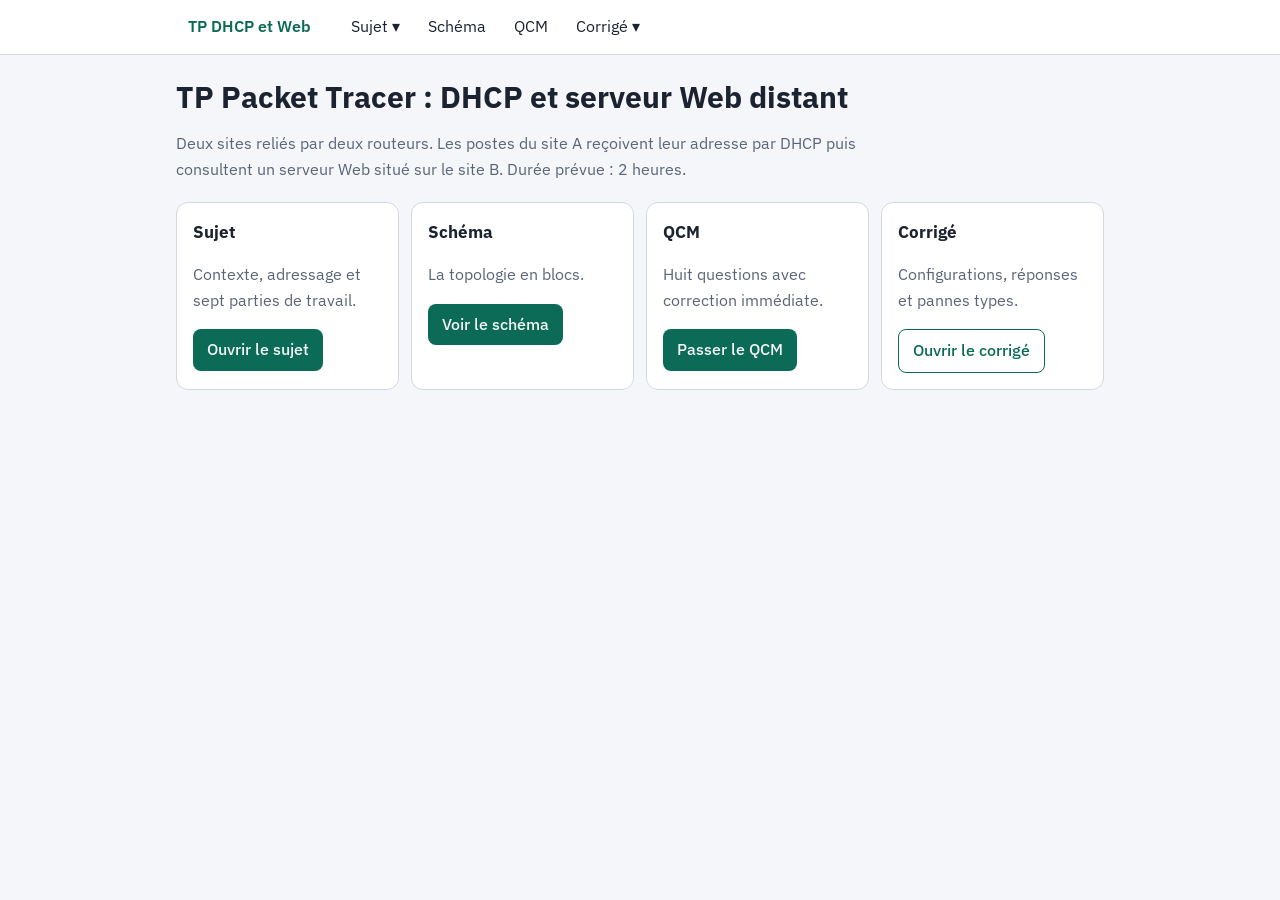
<file: espace-claude/simulateur/tp-dhcp-serveur-web.html>
<!DOCTYPE html>
<html lang="fr">
<head>
<meta charset="utf-8">
<meta name="viewport" content="width=device-width, initial-scale=1, viewport-fit=cover">
<title>TP Packet Tracer : DHCP et serveur Web distant</title>
<link rel="stylesheet" href="https://fonts.googleapis.com/css2?family=IBM+Plex+Sans:wght@400;500;600&family=IBM+Plex+Mono&display=swap">
<style>
:root{--bg:#f4f6f9;--fg:#1c2330;--mut:#5a6577;--card:#fff;--bd:#d3d9e2;--a:#0b6b57;--abg:#dff3ec;--p:#4a41b0;--pbg:#e9e7fb;--code:#111827;--codefg:#e5e7eb;color-scheme:light;
box-sizing:border-box;padding-top:env(safe-area-inset-top,0px);padding-bottom:env(safe-area-inset-bottom,0px)}
@media (prefers-color-scheme:dark){:root:not([data-theme="light"]){--bg:#12161d;--fg:#e6e9ef;--mut:#9aa5b8;--card:#1a2029;--bd:#323b4a;--a:#5fd0ad;--abg:#0e3a30;--p:#b3aef2;--pbg:#2a2562;--code:#0a0d12;color-scheme:dark}}
:root[data-theme="dark"]{--bg:#12161d;--fg:#e6e9ef;--mut:#9aa5b8;--card:#1a2029;--bd:#323b4a;--a:#5fd0ad;--abg:#0e3a30;--p:#b3aef2;--pbg:#2a2562;--code:#0a0d12;color-scheme:dark}
html{scroll-padding-top:env(safe-area-inset-top,0px)}
*{box-sizing:border-box}
body{margin:0;background:var(--bg);color:var(--fg);font:16px/1.6 "IBM Plex Sans",system-ui,sans-serif}
body::before{content:"";position:fixed;inset:0 0 auto;height:env(safe-area-inset-top,0px);background:var(--card);z-index:10}
header{position:sticky;top:env(safe-area-inset-top,0px);z-index:9;background:var(--card);border-bottom:1px solid var(--bd)}
nav{max-width:960px;margin:auto;padding:8px 16px;display:flex;flex-wrap:wrap;gap:4px;align-items:center}
.brand{font-weight:600;margin-right:12px;color:var(--a)}
nav button{font:inherit;color:var(--fg);background:none;border:0;border-radius:8px;padding:6px 12px;cursor:pointer}
nav button:hover{background:var(--bg)}
nav button.on,.dd.on>.dbtn{background:var(--abg);color:var(--a);font-weight:500}
.dd{position:relative}
.menu{display:none;position:absolute;left:0;top:100%;min-width:230px;background:var(--card);border:1px solid var(--bd);border-radius:10px;padding:6px;box-shadow:0 8px 24px rgba(0,0,0,.14)}
.dd.open .menu{display:block}
.menu button{display:block;width:100%;text-align:left}
main{max-width:960px;margin:auto;padding:24px 16px 48px}
h1{font-size:1.9rem;line-height:1.2;margin:0 0 8px}
h2{font-size:1.3rem;margin:28px 0 8px}
p{max-width:70ch}
.mut{color:var(--mut)}
.grid{display:grid;grid-template-columns:repeat(auto-fit,minmax(200px,1fr));gap:12px;margin-top:20px}
.card{background:var(--card);border:1px solid var(--bd);border-radius:12px;padding:16px}
.card h3{margin:0 0 4px;font-size:1.05rem}
.btn{font:inherit;background:var(--a);color:var(--bg);border:0;border-radius:8px;padding:8px 14px;cursor:pointer;font-weight:500}
.btn.alt{background:none;color:var(--a);border:1px solid var(--a)}
table{display:block;overflow-x:auto;max-width:100%;border-collapse:collapse;margin:12px 0;font-size:.94rem}
th,td{border:1px solid var(--bd);padding:6px 10px;text-align:left;white-space:nowrap}
td:last-child:not(:only-child){white-space:normal}
th{background:var(--card)}
pre{background:var(--code);color:var(--codefg);padding:14px;border-radius:10px;overflow-x:auto;font:.88rem/1.5 "IBM Plex Mono",ui-monospace,monospace}
code{font-family:"IBM Plex Mono",ui-monospace,monospace;font-size:.9em}
.tabs{display:flex;flex-wrap:wrap;gap:4px;border-bottom:1px solid var(--bd);margin-top:16px}
.tabs button{font:inherit;color:var(--mut);background:none;border:0;border-bottom:3px solid transparent;padding:8px 14px;cursor:pointer}
.tabs button[aria-selected="true"]{color:var(--a);border-bottom-color:var(--a);font-weight:500}
.panel{padding:12px 2px}
details{background:var(--card);border:1px solid var(--bd);border-radius:10px;padding:10px 14px;margin:8px 0}
summary{cursor:pointer;font-weight:500}
fieldset{background:var(--card);border:1px solid var(--bd);border-radius:12px;margin:12px 0;padding:12px 16px}
legend{font-weight:600;padding:0 6px}
label{display:block;padding:4px 0;cursor:pointer}
.ok{border-color:var(--a)}.ko{border-color:#c2410c}
.exp{margin:8px 0 0;color:var(--mut);font-size:.93rem}
svg text{font-family:inherit}
button:focus-visible,summary:focus-visible,input:focus-visible{outline:2px solid var(--a);outline-offset:2px}
[hidden]{display:none!important}
</style>
</head>
<body>
<header><nav id="nav">
<button class="brand" data-go="accueil">TP DHCP et Web</button>
<div class="dd"><button class="dbtn" aria-expanded="false">Sujet ▾</button><div class="menu">
<button data-go="contexte">Contexte et objectifs</button><button data-go="adressage">Matériel et adressage</button><button data-go="travail">Travail demandé</button><button data-go="grille">Grille d’évaluation</button></div></div>
<button data-go="schema">Schéma</button>
<button data-go="qcm">QCM</button>
<div class="dd"><button class="dbtn" aria-expanded="false">Corrigé ▾</button><div class="menu">
<button data-go="c-config">Configurations</button><button data-go="c-rep">Réponses aux questions</button><button data-go="c-tests">Tests et échange DHCP</button><button data-go="c-pannes">Dépannage</button><button data-go="c-qcm">Réponses du QCM</button></div></div>
</nav></header>
<main>

<section class="page" id="accueil">
<h1>TP Packet Tracer : DHCP et serveur Web distant</h1>
<p class="mut">Deux sites reliés par deux routeurs. Les postes du site A reçoivent leur adresse par DHCP puis consultent un serveur Web situé sur le site B. Durée prévue : 2 heures.</p>
<div class="grid">
<div class="card"><h3>Sujet</h3><p class="mut">Contexte, adressage et sept parties de travail.</p><button class="btn" data-go="travail">Ouvrir le sujet</button></div>
<div class="card"><h3>Schéma</h3><p class="mut">La topologie en blocs.</p><button class="btn" data-go="schema">Voir le schéma</button></div>
<div class="card"><h3>QCM</h3><p class="mut">Huit questions avec correction immédiate.</p><button class="btn" data-go="qcm">Passer le QCM</button></div>
<div class="card"><h3>Corrigé</h3><p class="mut">Configurations, réponses et pannes types.</p><button class="btn alt" data-go="c-config">Ouvrir le corrigé</button></div>
</div>
</section>

<section class="page" id="contexte" hidden>
<h1>Contexte et objectifs</h1>
<p>Une petite entreprise possède deux sites reliés par une liaison point à point entre deux routeurs. Sur le site A, un serveur DHCP distribue les adresses aux postes. Sur le site B se trouvent un serveur Web et un serveur DNS. Votre mission : construire la maquette, la configurer, puis prouver qu’elle fonctionne.</p>
<h2>Objectifs</h2>
<ul><li>Configurer un serveur DHCP (pool, passerelle, DNS).</li><li>Configurer deux routeurs et le routage statique entre deux réseaux.</li><li>Configurer un serveur Web et un serveur DNS.</li><li>Tester et diagnostiquer avec <code>ping</code>, <code>ipconfig</code> et le navigateur.</li><li>Observer un échange DHCP en mode Simulation.</li></ul>
</section>

<section class="page" id="adressage" hidden>
<h1>Matériel et adressage</h1>
<p>Matériel : 2 routeurs 2911 (ou 1941), 2 switchs 2960, 3 postes (PC0, PC1, Laptop), 3 serveurs (DHCP, Web, DNS). Câbles droits partout, câble croisé entre R1 et R2.</p>
<table><tr><th>Équipement</th><th>Interface</th><th>Adresse IP</th><th>Masque</th><th>Passerelle</th></tr>
<tr><td>R1</td><td>G0/0 (LAN A)</td><td>192.168.10.1</td><td>255.255.255.0</td><td>–</td></tr>
<tr><td>R1</td><td>G0/1 (WAN)</td><td>10.0.0.1</td><td>255.255.255.252</td><td>–</td></tr>
<tr><td>R2</td><td>G0/1 (WAN)</td><td>10.0.0.2</td><td>255.255.255.252</td><td>–</td></tr>
<tr><td>R2</td><td>G0/0 (LAN B)</td><td>172.16.0.1</td><td>255.255.255.0</td><td>–</td></tr>
<tr><td>Serveur DHCP</td><td>NIC</td><td>192.168.10.2</td><td>255.255.255.0</td><td>192.168.10.1</td></tr>
<tr><td>Serveur Web</td><td>NIC</td><td>172.16.0.10</td><td>255.255.255.0</td><td>172.16.0.1</td></tr>
<tr><td>Serveur DNS</td><td>NIC</td><td>172.16.0.11</td><td>255.255.255.0</td><td>172.16.0.1</td></tr>
<tr><td>PC0, PC1, Laptop</td><td>NIC</td><td colspan="3">DHCP (adresse, masque, passerelle et DNS fournis)</td></tr></table>
</section>

<section class="page" id="travail" hidden>
<h1>Travail demandé</h1>
<div class="tabset">
<div class="tabs" role="tablist">
<button data-tab="ta" aria-selected="true">A Montage</button><button data-tab="tb">B Routeurs</button><button data-tab="tc">C Serveurs</button><button data-tab="td">D Clients</button><button data-tab="te">E Tests</button><button data-tab="tf">F Simulation</button><button data-tab="tg">G Dépannage</button></div>
<div class="panel" id="ta"><p class="mut">20 minutes</p><ul><li>Placez et nommez : R1, R2, Switch0, Switch1, DHCP, WEB, DNS, PC0, PC1, Laptop.</li><li>Câblez selon le schéma et attendez que les liens passent au vert.</li><li><b>Question A1</b> : pourquoi utilise-t-on un câble croisé entre les deux routeurs ?</li></ul></div>
<div class="panel" id="tb" hidden><p class="mut">25 minutes</p><ul><li>Nommez chaque routeur, configurez ses deux interfaces et activez-les.</li><li>Ajoutez la route statique vers le réseau de l’autre site, puis sauvegardez.</li><li>Depuis R1, testez <code>ping 10.0.0.2</code>.</li><li><b>Question B1</b> : écrivez la commande de route de R1 et de R2.</li><li><b>Question B2</b> : que signifie /30 ? Combien d’hôtes ?</li></ul></div>
<div class="panel" id="tc" hidden><p class="mut">30 minutes</p><ul><li>Serveur DHCP : IP statique, puis service DHCP activé avec le pool par défaut <code>serverPool</code> (passerelle, DNS, début en .10, masque, 50 utilisateurs). Validez avec Save.</li><li>Serveur Web : IP statique, HTTP activé, page <code>index.html</code> personnalisée avec votre nom.</li><li>Serveur DNS : IP statique, DNS activé, enregistrement A <code>www.monsite.local</code> vers le serveur Web.</li><li><b>Question C1</b> : pourquoi les serveurs ont-ils une adresse statique ?</li></ul></div>
<div class="panel" id="td" hidden><p class="mut">10 minutes</p><ul><li>Sur chaque poste : Desktop, IP Configuration, DHCP.</li><li>Relevez adresse, masque, passerelle et DNS de PC0, PC1 et Laptop.</li><li><b>Question D1</b> : les trois adresses sont-elles identiques ? Pourquoi ?</li></ul></div>
<div class="panel" id="te" hidden><p class="mut">20 minutes</p><ul><li>Depuis PC0 : ping de la passerelle, de 10.0.0.2, puis du serveur Web.</li><li>Navigateur : <code>http://172.16.0.10</code> puis <code>http://www.monsite.local</code>.</li><li>Sur R1 : <code>show ip route</code> et <code>show ip interface brief</code>. Recopiez la ligne de la route vers le LAN B.</li><li>Faites valider la maquette par l’enseignant.</li></ul></div>
<div class="panel" id="tf" hidden><p class="mut">15 minutes</p><ul><li>Mode Simulation, filtres DHCP puis HTTP (et DNS).</li><li>Faites redemander son adresse à un poste (Static puis DHCP).</li><li>Complétez le tableau des quatre messages DHCP : nom, IP source, IP destination.</li><li><b>Question F1</b> : pourquoi le premier message est-il envoyé en diffusion ?</li></ul></div>
<div class="panel" id="tg" hidden><p class="mut">10 minutes</p><ul><li>L’enseignant introduit une panne dans votre maquette.</li><li>Décrivez : symptôme observé, tests effectués, cause trouvée, correction apportée.</li></ul><h2>Questions de synthèse</h2><ol><li>Que se passe-t-il si on supprime la route statique sur R2 ?</li><li>Comment un routeur choisit-il où envoyer un paquet destiné à 172.16.0.10 ?</li><li>Pourquoi la plage DHCP commence-t-elle à 192.168.10.10 ?</li><li>Quel est l’intérêt du DNS ?</li></ol></div>
</div></div>
</section>

<section class="page" id="grille" hidden>
<h1>Grille d’évaluation</h1>
<table><tr><th>Compétence</th><th>Critère</th><th>Points</th></tr>
<tr><td>Montage</td><td>Équipements corrects, nommés et câblés</td><td>2</td></tr>
<tr><td>Routeurs</td><td>Interfaces configurées et actives</td><td>2</td></tr>
<tr><td>Routeurs</td><td>Routes statiques correctes</td><td>2</td></tr>
<tr><td>Serveur DHCP</td><td>Adresse statique et pool correct et validé</td><td>3</td></tr>
<tr><td>Web et DNS</td><td>Services actifs, page personnalisée, enregistrement DNS</td><td>2</td></tr>
<tr><td>Clients</td><td>Adresses obtenues en DHCP</td><td>1</td></tr>
<tr><td>Validation</td><td>Ping et accès Web réussis (IP et nom)</td><td>3</td></tr>
<tr><td>Observation</td><td>Tableau des messages DHCP et question F1</td><td>2</td></tr>
<tr><td>Questions</td><td>Réponses justes et argumentées</td><td>2</td></tr>
<tr><td>Dépannage</td><td>Démarche méthodique</td><td>1</td></tr>
<tr><th>Total</th><th></th><th>20</th></tr></table>
<p class="mut">Bonus jusqu’à +2 : relais DHCP (<code>ip helper-address</code>) ou DHCP configuré sur le routeur.</p>
</section>

<section class="page" id="schema" hidden>
<h1>Schéma de la maquette</h1>
<svg width="100%" viewBox="0 0 680 320" role="img" aria-label="LAN A avec trois postes, un switch et un serveur DHCP, relié par R1 et R2 au LAN B avec un switch, un serveur Web et un serveur DNS">
<style>.la{fill:var(--abg);stroke:var(--a)}.lb{fill:var(--pbg);stroke:var(--p)}.d{fill:var(--card);stroke:var(--bd)}.r{fill:var(--bd);stroke:var(--mut)}.t{font-size:14px;font-weight:500;fill:var(--fg)}.s{font-size:12px;fill:var(--mut)}.l{stroke:var(--mut);stroke-width:1.5}.m{text-anchor:middle;dominant-baseline:central}.h{dominant-baseline:central}</style>
<rect class="la" x="20" y="30" width="194" height="266" rx="16"/><text class="t h" x="36" y="54">LAN A</text><text class="s h" x="36" y="72">192.168.10.0/24</text>
<rect class="lb" x="466" y="30" width="194" height="200" rx="16"/><text class="t h" x="482" y="54">LAN B</text><text class="s h" x="482" y="72">172.16.0.0/24</text>
<path class="l" d="M98 107L122 153M98 153H122M98 199L122 153M160 170V232M198 153H240M310 153H370M440 153H482M558 153L582 127M558 153L582 179"/>
<g class="d"><rect x="32" y="90" width="66" height="34" rx="6"/><rect x="32" y="136" width="66" height="34" rx="6"/><rect x="32" y="182" width="66" height="34" rx="6"/><rect x="34" y="232" width="160" height="48" rx="6"/><rect x="582" y="110" width="66" height="34" rx="6"/><rect x="582" y="162" width="66" height="34" rx="6"/></g>
<g class="r"><rect x="122" y="136" width="76" height="34" rx="6"/><rect x="240" y="136" width="70" height="34" rx="6"/><rect x="370" y="136" width="70" height="34" rx="6"/><rect x="482" y="136" width="76" height="34" rx="6"/></g>
<g class="t m"><text x="65" y="107">PC0</text><text x="65" y="153">PC1</text><text x="65" y="199">Laptop</text><text x="160" y="153">Switch0</text><text x="275" y="153">R1</text><text x="405" y="153">R2</text><text x="520" y="153">Switch1</text><text x="615" y="127">Web</text><text x="615" y="179">DNS</text><text x="114" y="248">Serveur DHCP</text></g>
<g class="s m"><text x="114" y="266">192.168.10.2 statique</text><text x="340" y="190">Liaison WAN</text><text x="340" y="208">10.0.0.0/30</text></g>
</svg>
<table><tr><th>Équipement</th><th>LAN / WAN</th><th>Adresse</th></tr>
<tr><td>R1</td><td>G0/0 côté LAN A, G0/1 côté WAN</td><td>192.168.10.1 et 10.0.0.1</td></tr>
<tr><td>R2</td><td>G0/1 côté WAN, G0/0 côté LAN B</td><td>10.0.0.2 et 172.16.0.1</td></tr>
<tr><td>Serveur Web, serveur DNS</td><td>LAN B</td><td>172.16.0.10 et 172.16.0.11</td></tr></table>
</section>

<section class="page" id="qcm" hidden>
<h1>QCM</h1>
<p class="mut">Huit questions, une seule bonne réponse chacune. La correction détaille chaque réponse.</p>
<div id="quiz"></div>
<button class="btn" id="check">Corriger</button> <button class="btn alt" id="reset">Recommencer</button>
<p id="score" role="status"></p>
</section>

<section class="page" id="c-config" hidden>
<h1>Corrigé : configurations</h1>
<div class="tabset">
<div class="tabs" role="tablist"><button data-tab="k1" aria-selected="true">R1</button><button data-tab="k2">R2</button><button data-tab="k3">Serveur DHCP</button><button data-tab="k4">Web et DNS</button></div>
<div class="panel" id="k1"><pre>enable
configure terminal
hostname R1
interface g0/0
 ip address 192.168.10.1 255.255.255.0
 no shutdown
interface g0/1
 ip address 10.0.0.1 255.255.255.252
 no shutdown
exit
ip route 172.16.0.0 255.255.255.0 10.0.0.2
end
write memory</pre></div>
<div class="panel" id="k2" hidden><pre>enable
configure terminal
hostname R2
interface g0/0
 ip address 172.16.0.1 255.255.255.0
 no shutdown
interface g0/1
 ip address 10.0.0.2 255.255.255.252
 no shutdown
exit
ip route 192.168.10.0 255.255.255.0 10.0.0.1
end
write memory</pre></div>
<div class="panel" id="k3" hidden><table><tr><th>Paramètre</th><th>Valeur</th></tr><tr><td>Pool Name</td><td>serverPool (pool par défaut, non renommable)</td></tr><tr><td>Default Gateway</td><td>192.168.10.1</td></tr><tr><td>DNS Server</td><td>172.16.0.11</td></tr><tr><td>Start IP Address</td><td>192.168.10.10</td></tr><tr><td>Subnet Mask</td><td>255.255.255.0</td></tr><tr><td>Maximum Number of Users</td><td>50</td></tr></table><p>Service DHCP sur On, puis Save. Un pool non validé n’est pas pris en compte : c’est l’erreur la plus fréquente. Modifier le pool <code>serverPool</code> existant plutôt que d’en créer un second.</p></div>
<div class="panel" id="k4" hidden><ul><li>Serveur Web : Services, HTTP sur On, <code>index.html</code> personnalisé, Save.</li><li>Serveur DNS : Services, DNS sur On, enregistrement de type A : <code>www.monsite.local</code> vers <code>172.16.0.10</code>, puis Add.</li></ul></div>
</div>
</section>

<section class="page" id="c-rep" hidden>
<h1>Corrigé : réponses aux questions</h1>
<details open><summary>A1 : câble croisé entre les routeurs</summary><p>On relie deux équipements de même nature : l’émission de l’un doit arriver sur la réception de l’autre. Les liens entre équipements de nature différente (poste, switch, routeur) sont droits.</p></details>
<details><summary>B1 : routes statiques</summary><p>R1 : <code>ip route 172.16.0.0 255.255.255.0 10.0.0.2</code><br>R2 : <code>ip route 192.168.10.0 255.255.255.0 10.0.0.1</code></p></details>
<details><summary>B2 : masque /30</summary><p>Deux bits pour la partie hôte : 4 adresses, dont l’adresse réseau et la diffusion, soit 2 hôtes utilisables. C’est exactement ce qu’il faut pour une liaison entre deux routeurs.</p></details>
<details><summary>C1 : adresses statiques des serveurs</summary><p>Un serveur doit être joignable à une adresse fixe et connue (clients, DNS, pool DHCP). Le serveur DHCP ne peut pas non plus obtenir son adresse de lui-même.</p></details>
<details><summary>D1 : adresses des clients</summary><p>Non : chaque client reçoit une adresse libre différente du pool. Masque, passerelle et DNS sont identiques car communs au pool. Une adresse en 169.254.x.x signale qu’aucune offre DHCP n’a été reçue.</p></details>
<details><summary>F1 : diffusion du premier message</summary><p>Au moment du Discover, le client n’a pas d’adresse IP et ne connaît pas le serveur DHCP : il diffuse sa demande sur le réseau local. Cette diffusion ne franchit pas le routeur, d’où le serveur placé dans le même LAN (ou un relais DHCP).</p></details>
<details><summary>Synthèse 1 : route supprimée sur R2</summary><p>Le paquet aller atteint le serveur, mais R2 ne sait pas renvoyer la réponse vers 192.168.10.0/24 : le ping échoue. Le routage doit exister dans les deux sens.</p></details>
<details><summary>Synthèse 2 : choix du routeur</summary><p>Il compare l’adresse de destination aux réseaux de sa table, retient la route la plus spécifique (plus long préfixe) et envoie le paquet au prochain saut 10.0.0.2 par G0/1.</p></details>
<details><summary>Synthèse 3 : plage commençant à .10</summary><p>Les adresses .1 à .9 sont réservées aux équipements fixes (routeur en .1, serveur DHCP en .2) pour éviter tout conflit avec une adresse distribuée.</p></details>
<details><summary>Synthèse 4 : intérêt du DNS</summary><p>On retient un nom plutôt qu’une adresse, et un changement d’adresse du serveur ne demande de modifier que l’enregistrement DNS.</p></details>
</section>

<section class="page" id="c-tests" hidden>
<h1>Corrigé : tests et échange DHCP</h1>
<table><tr><th>Test depuis PC0</th><th>Résultat attendu</th></tr>
<tr><td>ping 192.168.10.1</td><td>Réussi</td></tr><tr><td>ping 10.0.0.2</td><td>Réussi</td></tr>
<tr><td>ping 172.16.0.10</td><td>Réussi (le premier paquet peut échouer à cause de l’ARP)</td></tr>
<tr><td>http://172.16.0.10</td><td>Page personnalisée affichée</td></tr>
<tr><td>http://www.monsite.local</td><td>Page personnalisée affichée</td></tr></table>
<p>Ligne attendue dans <code>show ip route</code> sur R1 :</p>
<pre>S    172.16.0.0/24 [1/0] via 10.0.0.2</pre>
<h2>Les quatre messages DHCP</h2>
<table><tr><th>Étape</th><th>Message</th><th>IP source</th><th>IP destination</th></tr>
<tr><td>1</td><td>DHCP Discover</td><td>0.0.0.0</td><td>255.255.255.255</td></tr>
<tr><td>2</td><td>DHCP Offer</td><td>192.168.10.2</td><td>255.255.255.255 ou adresse proposée</td></tr>
<tr><td>3</td><td>DHCP Request</td><td>0.0.0.0</td><td>255.255.255.255</td></tr>
<tr><td>4</td><td>DHCP Acknowledge</td><td>192.168.10.2</td><td>255.255.255.255 ou adresse attribuée</td></tr></table>
<p class="mut">Les destinations d’Offer et d’Acknowledge varient selon la version de Packet Tracer : accepter les deux réponses si l’élève justifie son observation.</p>
</section>

<section class="page" id="c-pannes" hidden>
<h1>Corrigé : dépannage</h1>
<table><tr><th>Panne introduite</th><th>Symptôme</th><th>Diagnostic et correction</th></tr>
<tr><td>Mauvaise passerelle dans le pool DHCP</td><td>IP reçue, mais serveur Web injoignable</td><td><code>ipconfig</code> : corriger le pool, renouveler le bail</td></tr>
<tr><td>Route supprimée sur R2</td><td>Ping vers le Web : Request timed out</td><td><code>show ip route</code> sur R2 : rétablir la route</td></tr>
<tr><td>shutdown sur R1 G0/1</td><td>Aucun accès au réseau distant</td><td><code>show ip interface brief</code> : no shutdown</td></tr>
<tr><td>HTTP sur Off</td><td>Ping réussi, navigateur en échec</td><td>Activer HTTP sur le serveur Web</td></tr>
<tr><td>DHCP sur Off</td><td>Clients en 169.254.x.x</td><td>Activer DHCP sur le serveur</td></tr>
<tr><td>Mauvais masque sur le lien WAN</td><td>Ping du lien WAN en échec</td><td>Corriger le masque (255.255.255.252)</td></tr></table>
<p>Démarche attendue, de proche en proche : le poste (<code>ipconfig</code>), la passerelle, le routeur voisin, le réseau distant, puis le service (HTTP, DNS).</p>
</section>

<section class="page" id="c-qcm" hidden>
<h1>Corrigé : réponses du QCM</h1>
<div id="qcm-ans"></div>
</section>

</main>
<script>
const Q=[
{q:"Quel message DHCP le client envoie-t-il en premier ?",o:["DHCP Offer","DHCP Discover","DHCP Request","DHCP Acknowledge"],a:1,e:"Le client commence par un Discover pour chercher un serveur DHCP."},
{q:"Pourquoi le premier message DHCP est-il envoyé en diffusion ?",o:["Pour économiser de la bande passante","Parce que le routeur l’exige","Parce que le client n’a pas d’adresse IP et ne connaît pas le serveur","Parce que DHCP n’utilise jamais l’unicast"],a:2,e:"Sans adresse ni destinataire connu, le client diffuse sa demande sur le réseau local."},
{q:"Combien d’hôtes utilisables offre un réseau en /30 ?",o:["4","6","30","2"],a:3,e:"4 adresses au total, moins l’adresse réseau et la diffusion : 2 hôtes."},
{q:"Quelle commande permet à R1 d’atteindre le LAN 172.16.0.0/24 ?",o:["ip route 172.16.0.0 255.255.255.0 10.0.0.2","ip route 192.168.10.0 255.255.255.0 10.0.0.1","ip address 172.16.0.0 255.255.255.0","ip route 172.16.0.0 255.255.255.0 10.0.0.1"],a:0,e:"Réseau de destination, son masque, puis le prochain saut : l’adresse de R2 côté WAN."},
{q:"Un poste affiche 169.254.12.7. Que signifie cette adresse ?",o:["Il a reçu une adresse du serveur DHCP","Il n’a reçu aucune réponse DHCP et s’est attribué une adresse","C’est l’adresse de la passerelle","Le serveur Web est injoignable"],a:1,e:"C’est l’adressage automatique (APIPA) : aucune offre DHCP n’est arrivée."},
{q:"On supprime la route statique sur R2. Que devient le ping PC vers serveur Web ?",o:["Il réussit normalement","Il échoue car le paquet n’atteint pas le serveur","Il échoue car la réponse ne peut pas revenir vers le LAN A","Il réussit mais plus lentement"],a:2,e:"L’aller arrive, mais R2 ne sait plus renvoyer la réponse vers 192.168.10.0/24."},
{q:"Pourquoi la plage DHCP commence-t-elle à 192.168.10.10 ?",o:["Pour réserver .1 à .9 aux équipements à adresse fixe","Parce que .1 à .9 sont interdites","Pour limiter le réseau à 10 postes","Parce que le serveur DHCP est en .10"],a:0,e:"On évite les conflits entre adresses distribuées et adresses statiques (routeur, serveurs)."},
{q:"Quel est le rôle du serveur DNS dans ce TP ?",o:["Distribuer les adresses IP","Router les paquets entre les LAN","Traduire www.monsite.local en adresse IP","Héberger la page Web"],a:2,e:"Il fait correspondre un nom à l’adresse 172.16.0.10 du serveur Web."}];
const $=(s,r=document)=>r.querySelector(s),$$=(s,r=document)=>[...r.querySelectorAll(s)];
function closeMenus(){$$('.dd').forEach(d=>{d.classList.remove('open');$('.dbtn',d).setAttribute('aria-expanded','false')})}
function go(id){
  if(!$('#'+id))id='accueil';
  $$('.page').forEach(p=>p.hidden=p.id!==id);
  $$('[data-go]').forEach(b=>b.classList.toggle('on',b.dataset.go===id&&!b.classList.contains('btn')&&!b.classList.contains('brand')));
  $$('.dd').forEach(d=>d.classList.toggle('on',!!$('[data-go].on',d)));
  closeMenus();window.scrollTo(0,0);
  try{history.replaceState(null,'','#'+id)}catch(e){}
}
document.addEventListener('click',e=>{
  const g=e.target.closest('[data-go]');
  if(g){go(g.dataset.go);return}
  const b=e.target.closest('.dbtn');
  if(b){const d=b.parentElement,o=d.classList.contains('open');closeMenus();if(!o){d.classList.add('open');b.setAttribute('aria-expanded','true')}return}
  const t=e.target.closest('[data-tab]');
  if(t){const set=t.closest('.tabset');
    $$('[data-tab]',set).forEach(x=>x.setAttribute('aria-selected',x===t));
    $$('.panel',set).forEach(p=>p.hidden=p.id!==t.dataset.tab);return}
  if(!e.target.closest('.dd'))closeMenus();
});
document.addEventListener('keydown',e=>{if(e.key==='Escape')closeMenus()});
function renderQuiz(){
  $('#quiz').innerHTML=Q.map((x,i)=>'<fieldset id="q'+i+'"><legend>Question '+(i+1)+'</legend><p>'+x.q+'</p>'+
    x.o.map((o,j)=>'<label><input type="radio" name="r'+i+'" value="'+j+'"> '+o+'</label>').join('')+'<p class="exp" hidden>'+x.e+'</p></fieldset>').join('');
  $('#score').textContent='';
}
$('#check').onclick=()=>{
  let s=0;
  Q.forEach((x,i)=>{
    const f=$('#q'+i),c=$('input:checked',f);
    const good=c&&+c.value===x.a;
    if(good)s++;
    f.classList.toggle('ok',!!good);f.classList.toggle('ko',!good);
    $('.exp',f).hidden=false;
    $('.exp',f).textContent=(good?'Bonne réponse. ':'Réponse attendue : '+x.o[x.a]+'. ')+x.e;
  });
  $('#score').textContent='Score : '+s+' / '+Q.length;
};
$('#reset').onclick=renderQuiz;
$('#qcm-ans').innerHTML=Q.map((x,i)=>'<details><summary>'+(i+1)+'. '+x.q+'</summary><p><b>'+x.o[x.a]+'</b></p><p class="mut">'+x.e+'</p></details>').join('');
renderQuiz();
let h='accueil';try{h=location.hash.slice(1)||'accueil'}catch(e){}
go(h);
</script>
</body>
</html>
</file>
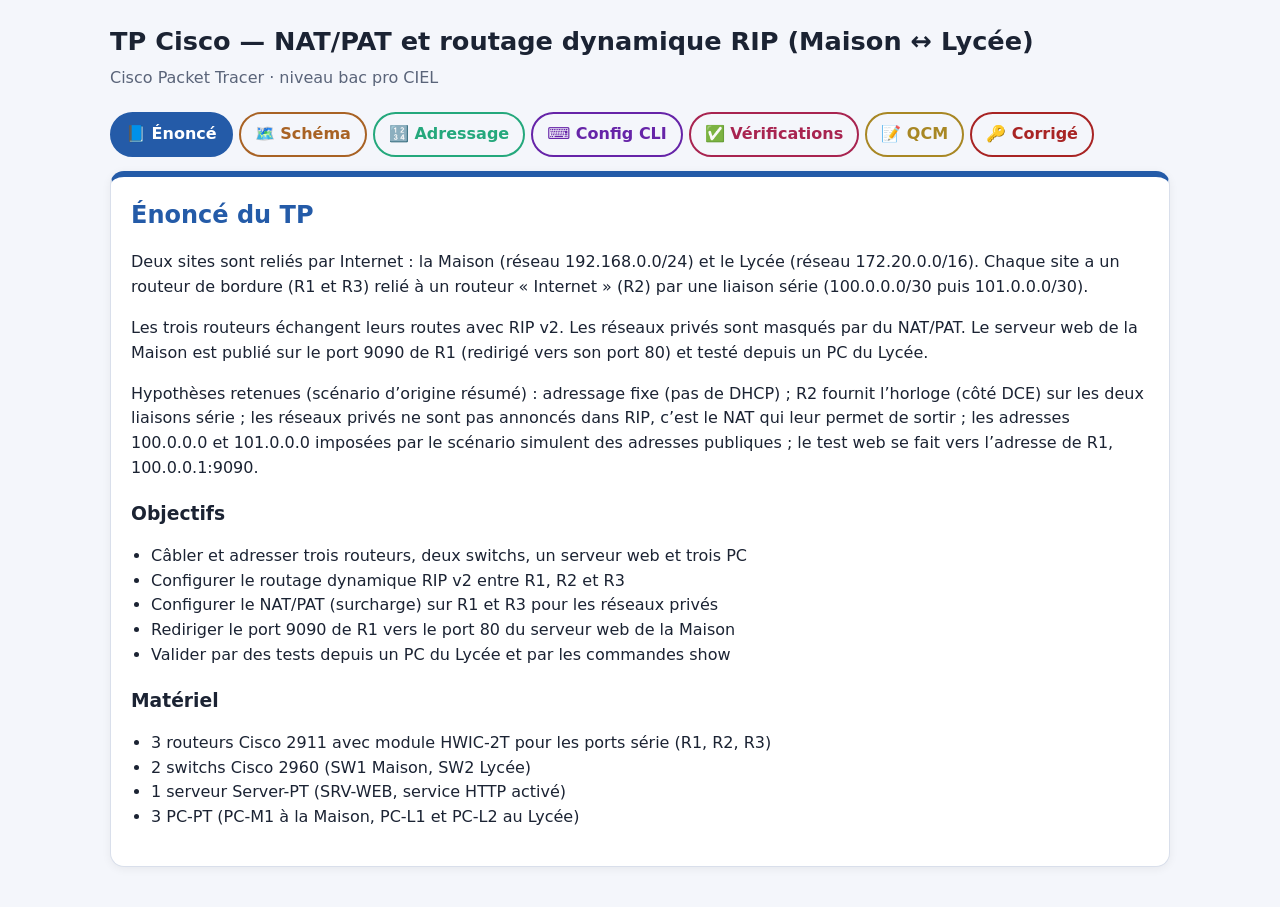
<file: espace-claude/simulateur/tp-nat-pat-rip.html>
<!DOCTYPE html>
<html lang="fr">
<head>
<meta charset="utf-8">
<meta name="viewport" content="width=device-width, initial-scale=1, viewport-fit=cover">
<title>TP Cisco — NAT/PAT et RIP</title>
<style>
:root{
  --bg:#f4f6fb;--card:#ffffff;--txt:#1b2333;--mut:#5a6479;--bd:#d9dfeb;
  --code:#0f1722;--codetxt:#d7e0ee;--prompt:#ffd166;--cmd:#8ee6a8;--cmt:#7f8da6;
  --l:40%;--tint:95%;--ok:#1e8e4e;--ko:#c0392b;
  box-sizing:border-box;padding-top:env(safe-area-inset-top,0px);padding-bottom:env(safe-area-inset-bottom,0px);
}
@media (prefers-color-scheme:dark){
  :root:not([data-theme="light"]){--bg:#0f131b;--card:#171c28;--txt:#e7ebf3;--mut:#9ba6bb;--bd:#2a3347;--l:64%;--tint:17%;--ok:#4cd388;--ko:#ff7b6b}
}
:root[data-theme="dark"]{--bg:#0f131b;--card:#171c28;--txt:#e7ebf3;--mut:#9ba6bb;--bd:#2a3347;--l:64%;--tint:17%;--ok:#4cd388;--ko:#ff7b6b}
html{scroll-padding-top:env(safe-area-inset-top,0px)}
*,*::before,*::after{box-sizing:border-box}
body{margin:0;background:var(--bg);color:var(--txt);font:16px/1.55 system-ui,-apple-system,"Segoe UI",Roboto,Helvetica,Arial,sans-serif}
header.top{padding:22px 20px 8px;max-width:1100px;margin:0 auto}
header.top h1{margin:0 0 4px;font-size:1.6rem}
header.top p{margin:0;color:var(--mut)}
#tabs{display:flex;gap:6px;flex-wrap:wrap;max-width:1100px;margin:14px auto 0;padding:0 20px}
.tab{--c:hsl(var(--h) 65% var(--l));border:2px solid var(--c);background:transparent;color:var(--c);font:inherit;font-weight:600;padding:8px 14px;border-radius:999px;cursor:pointer}
.tab.on{background:var(--c);color:#fff}
.tab:focus-visible{outline:3px solid var(--c);outline-offset:2px}
main{max-width:1100px;margin:14px auto 40px;padding:0 20px}
section.panel{--c:hsl(var(--h) 65% var(--l));background:var(--card);border:1px solid var(--bd);border-top:6px solid var(--c);border-radius:14px;padding:20px;box-shadow:0 2px 10px rgba(0,0,0,.06)}
section.panel[hidden]{display:none}
section.panel h2{margin:0 0 12px;color:var(--c)}
section.panel h3{margin:18px 0 8px}
.wrap{overflow-x:auto}
table{border-collapse:collapse;width:100%;min-width:520px}
th,td{border:1px solid var(--bd);padding:7px 10px;text-align:left;vertical-align:top}
th{background:hsl(var(--h) 60% var(--tint));color:var(--txt)}
ul.obj{padding-left:20px}
.code{border-radius:10px;overflow:hidden;margin:12px 0;background:var(--code)}
.code .bar{display:flex;justify-content:space-between;align-items:center;gap:10px;padding:8px 12px;background:hsl(var(--h) 55% 30%);color:#fff;font-weight:600}
.code .bar button{font:inherit;font-size:.85rem;border:0;border-radius:6px;padding:4px 10px;cursor:pointer;background:#ffffff26;color:#fff}
.code pre{margin:0;padding:12px 14px;overflow-x:auto;color:var(--codetxt);font:14px/1.6 ui-monospace,SFMono-Regular,Menlo,Consolas,monospace}
.code .bar .bt2{display:flex;gap:6px}
.code .ex{display:block;white-space:normal;margin:2px 0 8px 14px;padding:1px 0 1px 10px;border-left:3px solid hsl(var(--h) 55% 55%);color:#c9d4e6;font:13px/1.5 system-ui,-apple-system,"Segoe UI",Roboto,Arial,sans-serif}
.code.noex .ex{display:none}
.code .br{display:none}.code.noex .br{display:inline}
.code .p{color:var(--prompt)}.code .m{color:var(--cmd)}.code .c{color:var(--cmt);font-style:italic}
.note{border-left:4px solid var(--c);background:hsl(var(--h) 60% var(--tint));padding:8px 12px;border-radius:6px;margin:10px 0}
/* schéma synoptique */
.schema{overflow-x:auto}
.schema svg{width:100%;min-width:760px;height:auto;display:block}
.schema text{fill:var(--txt);font-family:system-ui,-apple-system,"Segoe UI",Roboto,Arial,sans-serif}
.schema .nm{font-weight:700;font-size:16px;fill:#fff}
.schema .sub{font-size:11px;font-weight:500;fill:#fff}
.schema .if{font-size:12px;font-weight:700}
.schema .ip{font-size:11px;fill:var(--mut)}
.schema .lk{stroke:var(--mut);stroke-width:3.5;fill:none}
.schema .tr{stroke:#e74c3c;stroke-width:5;stroke-dasharray:10 6;fill:none}
.schema .ifbg{fill:var(--card);stroke:var(--bd);stroke-width:1.5}
.schema .bd{fill:#34495e;stroke:#fff;stroke-width:2}
.schema .bt{font-size:11px;font-weight:700;fill:#fff}
/* qcm */
.q{border:1px solid var(--bd);border-radius:10px;padding:12px 14px;margin:12px 0}
.q.ok{border-color:var(--ok);background:color-mix(in srgb,var(--ok) 12%,transparent)}
.q.ko{border-color:var(--ko);background:color-mix(in srgb,var(--ko) 12%,transparent)}
.q p{margin:0 0 8px;font-weight:600}
.q label{display:block;padding:4px 6px;border-radius:6px;cursor:pointer}
.q label:hover{background:hsl(var(--h) 60% var(--tint))}
.btn{font:inherit;font-weight:600;border:0;border-radius:8px;padding:10px 18px;background:var(--c);color:#fff;cursor:pointer}
#score{font-weight:700;margin-left:12px}
.grille{font-family:ui-monospace,Menlo,Consolas,monospace;word-spacing:6px}
</style>
</head>
<body>
<header class="top">
  <h1 id="titre"></h1>
  <p id="soustitre"></p>
</header>
<nav id="tabs" role="tablist" aria-label="Sections du TP"></nav>
<main>
  <section class="panel" id="enonce"   data-label="📘 Énoncé"          data-h="215"></section>

  <section class="panel" id="schema"   data-label="🗺️ Schéma"          data-h="28">
    <h2>Schéma synoptique de la topologie</h2>
    <div class="note">Chaque appareil est un bloc coloré ; chaque liaison porte un repère <b>L1, L2…</b> (voir la table des liens, onglet Adressage) et, à ses deux extrémités, le nom de l’interface avec son adresse IP.</div>
    <div class="schema">
<svg viewBox="0 0 1000 615" role="img" aria-label="Schéma synoptique : réseau Maison, Internet et réseau Lycée">
<!-- Liaisons -->
<path class="lk" style="stroke:#27ae60" d="M110 140 V250"/>
<path class="lk" style="stroke:#27ae60" d="M85 314 V440"/>
<path class="lk" style="stroke:#27ae60" d="M235 314 V440"/>
<path class="lk" style="stroke:#16a6b6" d="M890 140 V250"/>
<path class="lk" style="stroke:#16a6b6" d="M800 314 V440"/>
<path class="lk" style="stroke:#16a6b6" d="M930 314 V440"/>
<path class="lk" style="stroke:#d63384;stroke-width:5" d="M190 100 H420"/>
<path class="lk" style="stroke:#d63384;stroke-width:5" d="M580 100 H810"/>
<!-- Encadré central -->
<rect x="375" y="210" width="250" height="176" rx="12" fill="none" stroke="#7f8da6" stroke-width="1.5" stroke-dasharray="6 5"/>
<text x="500" y="236" text-anchor="middle" font-size="12.5" font-weight="700">Internet simulé : R2</text>
<text x="500" y="258" text-anchor="middle" font-size="12.5">RIP v2 entre R1, R2 et R3</text>
<text x="500" y="274" text-anchor="middle" font-size="12.5">(réseaux 100.0.0.0 et 101.0.0.0)</text>
<text x="500" y="300" text-anchor="middle" font-size="12.5">NAT/PAT sur R1 et R3 :</text>
<text x="500" y="316" text-anchor="middle" font-size="12.5">les LAN privés restent cachés</text>
<text x="500" y="342" text-anchor="middle" font-size="12.5">Test depuis le Lycée :</text>
<text x="500" y="358" text-anchor="middle" font-size="12.5">100.0.0.1:9090 → 192.168.0.10:80</text>
<!-- Blocs -->
<rect x="30" y="60" width="160" height="80" rx="14" fill="#f28c28"/>
<text class="nm" x="110" y="88" text-anchor="middle">R1</text>
<text class="sub" x="110" y="107" text-anchor="middle">Cisco 2911 · Maison</text>
<text class="sub" x="110" y="123" text-anchor="middle">NAT/PAT · RIP v2</text>
<rect x="420" y="60" width="160" height="80" rx="14" fill="#f28c28"/>
<text class="nm" x="500" y="88" text-anchor="middle">R2</text>
<text class="sub" x="500" y="107" text-anchor="middle">Cisco 2911 · Internet</text>
<text class="sub" x="500" y="123" text-anchor="middle">RIP v2 · DCE série</text>
<rect x="810" y="60" width="160" height="80" rx="14" fill="#f28c28"/>
<text class="nm" x="890" y="88" text-anchor="middle">R3</text>
<text class="sub" x="890" y="107" text-anchor="middle">Cisco 2911 · Lycée</text>
<text class="sub" x="890" y="123" text-anchor="middle">NAT/PAT · RIP v2</text>
<rect x="20" y="250" width="230" height="64" rx="14" fill="#2f80ed"/>
<text class="nm" x="135" y="278" text-anchor="middle">SW1</text>
<text class="sub" x="135" y="297" text-anchor="middle">Switch Cisco 2960</text>
<rect x="750" y="250" width="230" height="64" rx="14" fill="#2f80ed"/>
<text class="nm" x="865" y="278" text-anchor="middle">SW2</text>
<text class="sub" x="865" y="297" text-anchor="middle">Switch Cisco 2960</text>
<rect x="20" y="440" width="130" height="60" rx="14" fill="#8e44ad"/>
<text class="nm" x="85" y="468" text-anchor="middle">SRV-WEB</text>
<text class="sub" x="85" y="487" text-anchor="middle">Server-PT · HTTP</text>
<rect x="170" y="440" width="130" height="60" rx="14" fill="#27ae60"/>
<text class="nm" x="235" y="468" text-anchor="middle">PC-M1</text>
<text class="sub" x="235" y="487" text-anchor="middle">PC-PT</text>
<rect x="740" y="440" width="120" height="60" rx="14" fill="#16a6b6"/>
<text class="nm" x="800" y="468" text-anchor="middle">PC-L1</text>
<text class="sub" x="800" y="487" text-anchor="middle">PC-PT</text>
<rect x="870" y="440" width="120" height="60" rx="14" fill="#16a6b6"/>
<text class="nm" x="930" y="468" text-anchor="middle">PC-L2</text>
<text class="sub" x="930" y="487" text-anchor="middle">PC-PT</text>
<!-- Étiquettes d’extrémité : interface + IP (ou rôle du port) -->
<rect class="ifbg" x="128" y="146" width="108" height="34" rx="6"/><text class="if" x="136" y="160">Gi0/0</text><text class="ip" x="136" y="174">192.168.0.1/24</text>
<rect class="ifbg" x="128" y="212" width="108" height="34" rx="6"/><text class="if" x="136" y="226">Fa0/1</text><text class="ip" x="136" y="240">accès LAN Maison</text>
<rect class="ifbg" x="93" y="318" width="100" height="34" rx="6"/><text class="if" x="101" y="332">Fa0/2</text><text class="ip" x="101" y="346">accès Maison</text>
<rect class="ifbg" x="93" y="398" width="112" height="34" rx="6"/><text class="if" x="101" y="412">Fa0</text><text class="ip" x="101" y="426">192.168.0.10/24</text>
<rect class="ifbg" x="243" y="318" width="100" height="34" rx="6"/><text class="if" x="251" y="332">Fa0/3</text><text class="ip" x="251" y="346">accès Maison</text>
<rect class="ifbg" x="243" y="398" width="112" height="34" rx="6"/><text class="if" x="251" y="412">Fa0</text><text class="ip" x="251" y="426">192.168.0.20/24</text>
<rect class="ifbg" x="196" y="50" width="104" height="34" rx="6"/><text class="if" x="204" y="64">Se0/0/0</text><text class="ip" x="204" y="78">100.0.0.1/30</text>
<rect class="ifbg" x="306" y="50" width="104" height="34" rx="6"/><text class="if" x="314" y="64">Se0/0/0</text><text class="ip" x="314" y="78">100.0.0.2/30</text>
<rect class="ifbg" x="586" y="50" width="104" height="34" rx="6"/><text class="if" x="594" y="64">Se0/0/1</text><text class="ip" x="594" y="78">101.0.0.1/30</text>
<rect class="ifbg" x="696" y="50" width="104" height="34" rx="6"/><text class="if" x="704" y="64">Se0/0/0</text><text class="ip" x="704" y="78">101.0.0.2/30</text>
<rect class="ifbg" x="774" y="146" width="108" height="34" rx="6"/><text class="if" x="782" y="160">Gi0/0</text><text class="ip" x="782" y="174">172.20.0.1/16</text>
<rect class="ifbg" x="774" y="212" width="108" height="34" rx="6"/><text class="if" x="782" y="226">Fa0/1</text><text class="ip" x="782" y="240">accès LAN Lycée</text>
<rect class="ifbg" x="684" y="318" width="108" height="34" rx="6"/><text class="if" x="692" y="332">Fa0/2</text><text class="ip" x="692" y="346">accès Lycée</text>
<rect class="ifbg" x="684" y="398" width="108" height="34" rx="6"/><text class="if" x="692" y="412">Fa0</text><text class="ip" x="692" y="426">172.20.0.10/16</text>
<rect class="ifbg" x="814" y="318" width="108" height="34" rx="6"/><text class="if" x="822" y="332">Fa0/3</text><text class="ip" x="822" y="346">accès Lycée</text>
<rect class="ifbg" x="814" y="398" width="108" height="34" rx="6"/><text class="if" x="822" y="412">Fa0</text><text class="ip" x="822" y="426">172.20.0.11/16</text>
<!-- Repères de liaisons -->
<circle class="bd" cx="110" cy="196" r="13"/><text class="bt" x="110" y="200" text-anchor="middle">L1</text>
<circle class="bd" cx="85" cy="380" r="13"/><text class="bt" x="85" y="384" text-anchor="middle">L2</text>
<circle class="bd" cx="235" cy="380" r="13"/><text class="bt" x="235" y="384" text-anchor="middle">L3</text>
<circle class="bd" cx="305" cy="100" r="13"/><text class="bt" x="305" y="104" text-anchor="middle">L4</text>
<circle class="bd" cx="695" cy="100" r="13"/><text class="bt" x="695" y="104" text-anchor="middle">L5</text>
<circle class="bd" cx="890" cy="196" r="13"/><text class="bt" x="890" y="200" text-anchor="middle">L6</text>
<circle class="bd" cx="800" cy="380" r="13"/><text class="bt" x="800" y="384" text-anchor="middle">L7</text>
<circle class="bd" cx="930" cy="380" r="13"/><text class="bt" x="930" y="384" text-anchor="middle">L8</text>
<!-- Légendes de zones -->
<text x="160" y="528" text-anchor="middle" font-size="13" font-weight="700" style="fill:#27ae60">Réseau Maison · 192.168.0.0/24</text>
<rect x="20" y="536" width="280" height="4" rx="2" fill="#27ae60"/>
<text x="500" y="528" text-anchor="middle" font-size="13" font-weight="700" style="fill:#d63384">Internet · 100.0.0.0/30 et 101.0.0.0/30</text>
<rect x="380" y="536" width="240" height="4" rx="2" fill="#d63384"/>
<text x="865" y="528" text-anchor="middle" font-size="13" font-weight="700" style="fill:#16a6b6">Réseau Lycée · 172.20.0.0/16</text>
<rect x="740" y="536" width="250" height="4" rx="2" fill="#16a6b6"/>
<!-- Légende -->
<g font-size="12">
<rect x="30" y="553" width="14" height="14" rx="3" fill="#f28c28"/><text x="50" y="565">Routeur</text>
<rect x="120" y="553" width="14" height="14" rx="3" fill="#2f80ed"/><text x="140" y="565">Switch</text>
<rect x="205" y="553" width="14" height="14" rx="3" fill="#27ae60"/><text x="225" y="565">PC Maison</text>
<rect x="310" y="553" width="14" height="14" rx="3" fill="#8e44ad"/><text x="330" y="565">Serveur</text>
<rect x="400" y="553" width="14" height="14" rx="3" fill="#16a6b6"/><text x="420" y="565">PC Lycée</text>
<line x1="500" y1="560" x2="540" y2="560" stroke="#d63384" stroke-width="5"/><text x="548" y="565">Liaison série (WAN)</text>
<line x1="690" y1="560" x2="730" y2="560" stroke="#7f8da6" stroke-width="3.5"/><text x="738" y="565">Liaison Ethernet (couleur du réseau)</text>
<circle cx="37" cy="590" r="9" fill="#34495e"/><text x="37" y="594" text-anchor="middle" font-size="9" font-weight="700" fill="#fff">Ln</text><text x="54" y="594">N° de liaison : voir la table des liens (onglet Adressage)</text>
</g></svg>
    </div>
  </section>

  <section class="panel" id="adressage" data-label="🔢 Adressage"       data-h="160"></section>
  <section class="panel" id="config"    data-label="⌨️ Config CLI"       data-h="270"></section>
  <section class="panel" id="tests"     data-label="✅ Vérifications"    data-h="340"></section>
  <section class="panel" id="qcm"       data-label="📝 QCM"              data-h="45"></section>
  <section class="panel" id="corrige"   data-label="🔑 Corrigé"          data-h="0"></section>
</main>

<script>
const TP = {
  titre: "TP Cisco — NAT/PAT et routage dynamique RIP (Maison ↔ Lycée)",
  sousTitre: "Cisco Packet Tracer · niveau bac pro CIEL",
  enonce: [
    "Deux sites sont reliés par Internet : la Maison (réseau 192.168.0.0/24) et le Lycée (réseau 172.20.0.0/16). Chaque site a un routeur de bordure (R1 et R3) relié à un routeur « Internet » (R2) par une liaison série (100.0.0.0/30 puis 101.0.0.0/30).",
    "Les trois routeurs échangent leurs routes avec RIP v2. Les réseaux privés sont masqués par du NAT/PAT. Le serveur web de la Maison est publié sur le port 9090 de R1 (redirigé vers son port 80) et testé depuis un PC du Lycée.",
    "Hypothèses retenues (scénario d’origine résumé) : adressage fixe (pas de DHCP) ; R2 fournit l’horloge (côté DCE) sur les deux liaisons série ; les réseaux privés ne sont pas annoncés dans RIP, c’est le NAT qui leur permet de sortir ; les adresses 100.0.0.0 et 101.0.0.0 imposées par le scénario simulent des adresses publiques ; le test web se fait vers l’adresse de R1, 100.0.0.1:9090."
  ],
  objectifs: [
    "Câbler et adresser trois routeurs, deux switchs, un serveur web et trois PC",
    "Configurer le routage dynamique RIP v2 entre R1, R2 et R3",
    "Configurer le NAT/PAT (surcharge) sur R1 et R3 pour les réseaux privés",
    "Rediriger le port 9090 de R1 vers le port 80 du serveur web de la Maison",
    "Valider par des tests depuis un PC du Lycée et par les commandes show"
  ],
  materiel: [
    "3 routeurs Cisco 2911 avec module HWIC-2T pour les ports série (R1, R2, R3)",
    "2 switchs Cisco 2960 (SW1 Maison, SW2 Lycée)",
    "1 serveur Server-PT (SRV-WEB, service HTTP activé)",
    "3 PC-PT (PC-M1 à la Maison, PC-L1 et PC-L2 au Lycée)"
  ],
  reseaux: {
    entetes: ["Réseau", "Adresse", "Masque", "Passerelle", "Rôle"],
    lignes: [
      ["LAN Maison", "192.168.0.0", "255.255.255.0 (/24)", "192.168.0.1 (R1)", "Privé · NAT inside sur R1"],
      ["LAN Lycée", "172.20.0.0", "255.255.0.0 (/16)", "172.20.0.1 (R3)", "Privé · NAT inside sur R3"],
      ["Liaison R1 – R2 (L4)", "100.0.0.0", "255.255.255.252 (/30)", "—", "WAN série · RIP · NAT outside sur R1"],
      ["Liaison R2 – R3 (L5)", "101.0.0.0", "255.255.255.252 (/30)", "—", "WAN série · RIP · NAT outside sur R3"]
    ]
  },
  adressage: {
    entetes: ["Appareil", "Interface", "Adresse IP", "Masque", "Passerelle"],
    lignes: [
      ["R1", "Gi0/0", "192.168.0.1", "255.255.255.0", "—"],
      ["R1", "Se0/0/0 (DTE)", "100.0.0.1", "255.255.255.252", "—"],
      ["R2", "Se0/0/0 (DCE)", "100.0.0.2", "255.255.255.252", "—"],
      ["R2", "Se0/0/1 (DCE)", "101.0.0.1", "255.255.255.252", "—"],
      ["R3", "Se0/0/0 (DTE)", "101.0.0.2", "255.255.255.252", "—"],
      ["R3", "Gi0/0", "172.20.0.1", "255.255.0.0", "—"],
      ["SRV-WEB", "Fa0", "192.168.0.10", "255.255.255.0", "192.168.0.1"],
      ["PC-M1", "Fa0", "192.168.0.20", "255.255.255.0", "192.168.0.1"],
      ["PC-L1", "Fa0", "172.20.0.10", "255.255.0.0", "172.20.0.1"],
      ["PC-L2", "Fa0", "172.20.0.11", "255.255.0.0", "172.20.0.1"]
    ]
  },
  liens: {
    entetes: ["N°", "Appareil A", "Interface A", "Appareil B", "Interface B", "Câble", "Type / réseau"],
    lignes: [
      ["L1", "R1", "Gi0/0", "SW1", "Fa0/1", "Droit", "LAN Maison"],
      ["L2", "SW1", "Fa0/2", "SRV-WEB", "Fa0", "Droit", "LAN Maison"],
      ["L3", "SW1", "Fa0/3", "PC-M1", "Fa0", "Droit", "LAN Maison"],
      ["L4", "R1", "Se0/0/0", "R2", "Se0/0/0", "Série DCE/DTE (DCE côté R2)", "WAN 100.0.0.0/30"],
      ["L5", "R2", "Se0/0/1", "R3", "Se0/0/0", "Série DCE/DTE (DCE côté R2)", "WAN 101.0.0.0/30"],
      ["L6", "R3", "Gi0/0", "SW2", "Fa0/1", "Droit", "LAN Lycée"],
      ["L7", "SW2", "Fa0/2", "PC-L1", "Fa0", "Droit", "LAN Lycée"],
      ["L8", "SW2", "Fa0/3", "PC-L2", "Fa0", "Droit", "LAN Lycée"]
    ]
  },
  /* Chaque ligne de CLI : prompt complet + commande. Les lignes qui commencent par ! sont des commentaires.
     Le rôle de chaque commande s’écrit après « ;; » en fin de ligne. */
  configs: [
    { appareil: "R1 — routeur de la Maison (Cisco 2911)", lignes: `! Base
Router>enable ;; Passe du mode utilisateur (>) au mode privilégié (#), nécessaire pour configurer.
Router#configure terminal ;; Entre en configuration globale pour modifier le routeur.
Router(config)#hostname R1 ;; Nomme le routeur R1 ; le prompt change dès la ligne suivante.
R1(config)#no ip domain-lookup ;; Évite l’attente quand on se trompe de commande (le routeur ne cherche plus un nom DNS).
! LAN Maison (liaison L1)
R1(config)#interface gigabitEthernet 0/0 ;; Sélectionne l’interface reliée à SW1, côté réseau de la Maison.
R1(config-if)#description LAN Maison ;; Note à quoi sert l’interface (simple documentation).
R1(config-if)#ip address 192.168.0.1 255.255.255.0 ;; Donne à R1 l’adresse qui sert de passerelle aux machines de la Maison.
R1(config-if)#ip nat inside ;; Déclare cette interface « côté réseau privé » pour le NAT.
R1(config-if)#no shutdown ;; Active l’interface (désactivée par défaut sur un routeur).
R1(config-if)#exit ;; Remonte en configuration globale.
! Liaison série vers Internet (liaison L4)
R1(config)#interface serial 0/0/0 ;; Sélectionne le port série relié à R2 (côté DTE : R1 ne fournit pas l’horloge).
R1(config-if)#description Vers Internet R2 ;; Documente la liaison.
R1(config-if)#ip address 100.0.0.1 255.255.255.252 ;; Adresse de R1 sur le réseau 100.0.0.0/30 ; c’est aussi l’adresse « publique » utilisée par le NAT.
R1(config-if)#ip nat outside ;; Déclare cette interface « côté Internet » pour le NAT.
R1(config-if)#no shutdown ;; Active l’interface série.
R1(config-if)#exit ;; Retour en configuration globale.
! Routage dynamique RIP
R1(config)#router rip ;; Active le protocole RIP : R1 échange ses routes avec ses voisins.
R1(config-router)#version 2 ;; Choisit RIP v2, qui transmet les masques (indispensable pour les réseaux /30).
R1(config-router)#no auto-summary ;; Empêche RIP de regrouper les réseaux en classes : les vraies adresses /30 sont annoncées.
R1(config-router)#network 100.0.0.0 ;; Annonce le réseau de la liaison L4 ; le LAN privé de la Maison n’est volontairement pas annoncé.
R1(config-router)#exit ;; Retour en configuration globale.
! NAT/PAT et redirection de port
R1(config)#access-list 1 permit 192.168.0.0 0.0.0.255 ;; Liste des adresses à traduire : tout le réseau 192.168.0.0/24 (masque inversé).
R1(config)#ip nat inside source list 1 interface serial 0/0/0 overload ;; PAT : les machines de la Maison partagent l’adresse de Se0/0/0, chacune reconnue par son numéro de port.
R1(config)#ip nat inside source static tcp 192.168.0.10 80 100.0.0.1 9090 ;; Redirection de port : ce qui arrive sur 100.0.0.1:9090 est envoyé au serveur web 192.168.0.10, port 80.
R1(config)#end ;; Revient directement en mode privilégié (#).
R1#write memory ;; Enregistre la configuration pour qu’elle survive à un redémarrage.` },

    { appareil: "R2 — routeur Internet (Cisco 2911)", lignes: `! Base
Router>enable ;; Passe en mode privilégié.
Router#configure terminal ;; Entre en configuration globale.
Router(config)#hostname R2 ;; Nomme le routeur R2.
R2(config)#no ip domain-lookup ;; Évite les attentes DNS en cas de faute de frappe.
! Liaison vers R1 (liaison L4)
R2(config)#interface serial 0/0/0 ;; Sélectionne le port série relié à R1.
R2(config-if)#description Vers Maison R1 ;; Documente la liaison.
R2(config-if)#ip address 100.0.0.2 255.255.255.252 ;; Seconde adresse utilisable du réseau 100.0.0.0/30.
R2(config-if)#clock rate 64000 ;; R2 est côté DCE du câble série : il fournit l’horloge, sinon la liaison reste en panne.
R2(config-if)#no shutdown ;; Active l’interface.
R2(config-if)#exit ;; Retour en configuration globale.
! Liaison vers R3 (liaison L5)
R2(config)#interface serial 0/0/1 ;; Sélectionne le second port série, relié à R3.
R2(config-if)#description Vers Lycee R3 ;; Documente la liaison.
R2(config-if)#ip address 101.0.0.1 255.255.255.252 ;; Première adresse utilisable du réseau 101.0.0.0/30.
R2(config-if)#clock rate 64000 ;; R2 est aussi côté DCE de ce câble : il fournit l’horloge.
R2(config-if)#no shutdown ;; Active l’interface.
R2(config-if)#exit ;; Retour en configuration globale.
! Routage dynamique RIP
R2(config)#router rip ;; Active RIP sur R2 : il relaie les routes entre R1 et R3.
R2(config-router)#version 2 ;; Utilise RIP v2 (masques transmis).
R2(config-router)#no auto-summary ;; Annonce les réseaux /30 tels quels.
R2(config-router)#network 100.0.0.0 ;; Annonce le réseau de la liaison L4.
R2(config-router)#network 101.0.0.0 ;; Annonce le réseau de la liaison L5.
R2(config-router)#end ;; Revient en mode privilégié.
R2#write memory ;; Enregistre la configuration.` },

    { appareil: "R3 — routeur du Lycée (Cisco 2911)", lignes: `! Base
Router>enable ;; Passe en mode privilégié.
Router#configure terminal ;; Entre en configuration globale.
Router(config)#hostname R3 ;; Nomme le routeur R3.
R3(config)#no ip domain-lookup ;; Évite les attentes DNS en cas de faute de frappe.
! LAN Lycée (liaison L6)
R3(config)#interface gigabitEthernet 0/0 ;; Sélectionne l’interface reliée à SW2, côté réseau du Lycée.
R3(config-if)#description LAN Lycee ;; Documente l’interface.
R3(config-if)#ip address 172.20.0.1 255.255.0.0 ;; Adresse de R3 : passerelle des PC du Lycée (masque /16).
R3(config-if)#ip nat inside ;; Déclare cette interface « côté réseau privé » pour le NAT.
R3(config-if)#no shutdown ;; Active l’interface.
R3(config-if)#exit ;; Retour en configuration globale.
! Liaison série vers Internet (liaison L5)
R3(config)#interface serial 0/0/0 ;; Sélectionne le port série relié à R2 (côté DTE : pas de clock rate).
R3(config-if)#description Vers Internet R2 ;; Documente la liaison.
R3(config-if)#ip address 101.0.0.2 255.255.255.252 ;; Adresse de R3 sur le réseau 101.0.0.0/30 ; c’est l’adresse utilisée par le NAT.
R3(config-if)#ip nat outside ;; Déclare cette interface « côté Internet » pour le NAT.
R3(config-if)#no shutdown ;; Active l’interface série.
R3(config-if)#exit ;; Retour en configuration globale.
! Routage dynamique RIP
R3(config)#router rip ;; Active RIP sur R3.
R3(config-router)#version 2 ;; Utilise RIP v2.
R3(config-router)#no auto-summary ;; Annonce les réseaux /30 tels quels.
R3(config-router)#network 101.0.0.0 ;; Annonce la liaison L5 ; le LAN privé du Lycée n’est pas annoncé.
R3(config-router)#exit ;; Retour en configuration globale.
! NAT/PAT
R3(config)#access-list 1 permit 172.20.0.0 0.0.255.255 ;; Liste des adresses à traduire : tout le réseau 172.20.0.0/16 (masque inversé).
R3(config)#ip nat inside source list 1 interface serial 0/0/0 overload ;; PAT : les PC du Lycée partagent l’adresse 101.0.0.2 de Se0/0/0.
R3(config)#end ;; Revient en mode privilégié.
R3#write memory ;; Enregistre la configuration.` },

    { appareil: "SW1 — switch de la Maison (Cisco 2960)", lignes: `! Base
Switch>enable ;; Passe en mode privilégié.
Switch#configure terminal ;; Entre en configuration globale.
Switch(config)#hostname SW1 ;; Nomme le switch SW1.
SW1(config)#no ip domain-lookup ;; Évite les attentes DNS en cas de faute de frappe.
! Description des ports (liaisons L1, L2, L3)
SW1(config)#interface fastEthernet 0/1 ;; Sélectionne le port relié à R1.
SW1(config-if)#description Vers R1 Gi0/0 ;; Documente le port (liaison L1).
SW1(config-if)#exit ;; Retour en configuration globale.
SW1(config)#interface fastEthernet 0/2 ;; Sélectionne le port relié au serveur web.
SW1(config-if)#description Vers SRV-WEB ;; Documente le port (liaison L2).
SW1(config-if)#exit ;; Retour en configuration globale.
SW1(config)#interface fastEthernet 0/3 ;; Sélectionne le port relié à PC-M1.
SW1(config-if)#description Vers PC-M1 ;; Documente le port (liaison L3).
SW1(config-if)#end ;; Revient en mode privilégié.
SW1#write memory ;; Enregistre la configuration.` },

    { appareil: "SW2 — switch du Lycée (Cisco 2960)", lignes: `! Base
Switch>enable ;; Passe en mode privilégié.
Switch#configure terminal ;; Entre en configuration globale.
Switch(config)#hostname SW2 ;; Nomme le switch SW2.
SW2(config)#no ip domain-lookup ;; Évite les attentes DNS en cas de faute de frappe.
! Description des ports (liaisons L6, L7, L8)
SW2(config)#interface fastEthernet 0/1 ;; Sélectionne le port relié à R3.
SW2(config-if)#description Vers R3 Gi0/0 ;; Documente le port (liaison L6).
SW2(config-if)#exit ;; Retour en configuration globale.
SW2(config)#interface fastEthernet 0/2 ;; Sélectionne le port relié à PC-L1.
SW2(config-if)#description Vers PC-L1 ;; Documente le port (liaison L7).
SW2(config-if)#exit ;; Retour en configuration globale.
SW2(config)#interface fastEthernet 0/3 ;; Sélectionne le port relié à PC-L2.
SW2(config-if)#description Vers PC-L2 ;; Documente le port (liaison L8).
SW2(config-if)#end ;; Revient en mode privilégié.
SW2#write memory ;; Enregistre la configuration.` }
  ],
  configNotes: [
    "PC et serveur (pas de CLI Cisco) : onglet Desktop > IP Configuration, avec les valeurs du tableau « Adresses des appareils ». Sur SRV-WEB, activer aussi le service HTTP (onglet Services > HTTP).",
    "Packet Tracer : pour avoir des ports série sur un 2911, éteindre le routeur et y glisser un module HWIC-2T dans un slot libre, puis le rallumer. Les ports s’appellent alors Serial0/0/0 et Serial0/0/1.",
    "Les switchs 2960 fonctionnent sans configuration : celle donnée ici se limite au nom et à la documentation des ports."
  ],
  tests: [
    { titre: "Contrôles sur R1", lignes: `R1#show ip interface brief ;; Liste les interfaces avec leur adresse IP et leur état : Gi0/0 et Se0/0/0 doivent être « up / up ».
R1#show ip route ;; Table de routage : réseaux connectés (C) et une route R vers 101.0.0.0/30 via 100.0.0.2, apprise par RIP.
R1#show ip nat translations ;; Après le test web : la redirection 100.0.0.1:9090 vers 192.168.0.10:80 apparaît.` },
    { titre: "Contrôles sur R2 et R3", lignes: `R2#show ip route ;; R2 voit ses deux liaisons série en réseaux connectés (C) : 100.0.0.0/30 et 101.0.0.0/30.
R3#show ip route ;; R3 doit avoir une route R vers 100.0.0.0/30 via 101.0.0.1, apprise par RIP.
R3#ping 100.0.0.1 ;; Teste la liaison R3 → R1 à travers R2 : 5 réponses (!!!!!) si RIP fonctionne.` },
    { titre: "Tests depuis les PC", lignes: `C:\\>ipconfig ;; Sur PC-L1 : affiche 172.20.0.10, le masque 255.255.0.0 et la passerelle 172.20.0.1.
C:\\>ping 100.0.0.1 ;; Sur PC-L1 : 4 réponses de R1, donc le Lycée atteint la Maison via le NAT et RIP.
C:\\>ping 192.168.0.10 ;; Sur PC-L1 : échec attendu (délai dépassé), car 192.168.0.10 est une adresse privée non routée.
C:\\>ping 101.0.0.2 ;; Sur PC-M1 : 4 réponses de R3, preuve que le NAT de R1 laisse sortir la Maison.` }
  ],
  testsNotes: [
    "Test final : sur PC-L1, Desktop > Web Browser, saisir http://100.0.0.1:9090 → la page du serveur web de la Maison s’affiche (redirection du port 9090 vers le port 80 de SRV-WEB).",
    "Si le test web échoue : vérifier le service HTTP sur SRV-WEB, la commande static de R1 et les routes RIP (show ip route sur R3)."
  ],
  /* 20 questions : r = index (0=A, 1=B, 2=C, 3=D) de la bonne réponse. */
  qcm: [
    { q: "Sur R1, quel est le rôle du NAT/PAT ?", o: ["Chiffrer les échanges entre la Maison et Internet", "Remplacer les adresses privées du LAN par l’adresse de l’interface de sortie", "Attribuer automatiquement une adresse IP aux PC", "Choisir le meilleur chemin vers le Lycée"], r: 1, e: "Les adresses privées 192.168.0.0/24 ne sont pas routables sur Internet : le NAT les traduit en l’adresse de Se0/0/0. Le chiffrement relève d’un VPN, l’attribution d’adresses du DHCP, le choix du chemin du routage." },
    { q: "Dans « ip nat inside source list 1 interface serial 0/0/0 overload », que permet « overload » ?", o: ["Désactiver temporairement le NAT", "Doubler le débit de la liaison série", "Faire partager une même adresse à plusieurs machines, distinguées par leur port (PAT)", "Autoriser tout le trafic entrant sans condition"], r: 2, e: "« overload » active le PAT : toutes les machines du LAN sortent avec la même adresse IP, chacune reconnue par son numéro de port source." },
    { q: "Quelle commande déclare Gi0/0 de R1 comme interface du côté réseau privé ?", o: ["ip nat inside", "ip nat outside", "ip nat pool", "ip nat source"], r: 0, e: "« inside » désigne le côté privé (Gi0/0), « outside » le côté Internet (Se0/0/0). « pool » et « source » ne se tapent pas sous cette forme en mode interface." },
    { q: "Le prompt « R1(config-router)# » indique que l’on est en mode :", o: ["configuration d’interface", "configuration globale", "configuration de la ligne console", "configuration d’un protocole de routage"], r: 3, e: "(config-router) apparaît après « router rip » ou « router ospf » : on configure alors le protocole de routage." },
    { q: "Sur la liaison série R1–R2, où faut-il saisir « clock rate 64000 » ?", o: ["Sur R1, côté DTE", "Sur R2, côté DCE", "Sur les deux routeurs", "Sur SW1"], r: 1, e: "L’horloge est fournie par le côté DCE du câble série, ici R2. Sur R1 (DTE) la commande est inutile." },
    { q: "Le réseau de la liaison L4 est 100.0.0.0/30. Combien d’adresses sont utilisables par des équipements ?", o: ["1", "4", "2", "254"], r: 2, e: "Un /30 compte 4 adresses dont l’adresse réseau (100.0.0.0) et l’adresse de diffusion (100.0.0.3) : il reste 2 adresses, 100.0.0.1 et 100.0.0.2." },
    { q: "Pourquoi RIP n’annonce-t-il pas les réseaux 192.168.0.0/24 et 172.20.0.0/16 ?", o: ["Les adresses privées ne sont pas routées sur Internet : le NAT les masque", "RIP ne gère pas les masques /24 et /16", "Les switchs bloquent les annonces RIP", "Ces réseaux n’ont pas de passerelle"], r: 0, e: "Les LAN restent cachés derrière le NAT ; seules les liaisons série 100.0.0.0/30 et 101.0.0.0/30 sont annoncées. RIP v2 sait très bien transmettre les masques." },
    { q: "Sur R3, comment une route apprise par RIP apparaît-elle dans « show ip route » ?", o: ["Avec la lettre C", "Avec la lettre S", "Avec la lettre O", "Avec la lettre R"], r: 3, e: "R = RIP. C = réseau connecté, S = route statique, O = OSPF." },
    { q: "Depuis PC-L1, quelle adresse saisir dans le navigateur pour consulter le serveur web de la Maison ?", o: ["http://192.168.0.10", "http://101.0.0.2:80", "http://100.0.0.1:9090", "http://172.20.0.1:9090"], r: 2, e: "On vise l’adresse de R1 (100.0.0.1) sur le port 9090, redirigé vers 192.168.0.10:80. 192.168.0.10 est privée donc injoignable, 101.0.0.2 et 172.20.0.1 sont les adresses de R3." },
    { q: "Quelle commande redirige le port 9090 de R1 vers le port 80 du serveur web ?", o: ["ip nat inside source static tcp 192.168.0.10 80 100.0.0.1 9090", "ip route 192.168.0.10 255.255.255.255 100.0.0.1", "access-list 9090 permit tcp any any", "ip helper-address 192.168.0.10"], r: 0, e: "Le NAT statique avec ports associe 100.0.0.1:9090 (côté Internet) à 192.168.0.10:80 (serveur). Une route ou une ACL ne traduisent pas les ports, et helper-address sert au relais DHCP." },
    { q: "PC-L1 ne peut pas faire de ping vers 192.168.0.10. Pourquoi est-ce normal ?", o: ["Le câble entre SW2 et PC-L1 est croisé", "192.168.0.10 est une adresse privée non routée entre les sites", "RIP est désactivé sur R3", "Le port 80 du serveur est fermé"], r: 1, e: "Les adresses privées de la Maison ne sont pas annoncées ni routées vers le Lycée : seul le NAT de R1 expose le serveur, par le port 9090. Un ping n’utilise pas de port TCP." },
    { q: "Quel câble relie R1 (Gi0/0) à SW1 (Fa0/1) ?", o: ["Croisé", "Série DCE", "Console", "Droit"], r: 3, e: "Routeur ↔ switch : câble droit. Le croisé relie des équipements de même type, le série relie deux routeurs par leurs ports série, le console sert à l’administration." },
    { q: "À quelle couche du modèle OSI travaille un routeur ?", o: ["Couche 1 (physique)", "Couche 2 (liaison)", "Couche 3 (réseau)", "Couche 4 (transport)"], r: 2, e: "Le routeur lit les adresses IP, qui appartiennent à la couche 3. Le switch travaille en couche 2 avec les adresses MAC." },
    { q: "Quelle adresse appartient à une plage privée (RFC 1918) ?", o: ["100.0.0.1", "172.20.0.10", "8.8.8.8", "193.0.0.1"], r: 1, e: "172.16.0.0 à 172.31.255.255 est privé. Les autres sont des adresses publiques : celles de la liaison 100.0.0.0 simulent Internet dans ce TP." },
    { q: "Quel est le port par défaut du protocole HTTP ?", o: ["80", "21", "22", "443"], r: 0, e: "HTTP = 80. 21 = FTP, 22 = SSH, 443 = HTTPS. C’est pour cela que la redirection vise le port 80 du serveur." },
    { q: "Le ping repose sur quel protocole ?", o: ["ARP", "DNS", "DHCP", "ICMP"], r: 3, e: "Le ping envoie des messages ICMP (echo request / echo reply). ARP associe IP et MAC, DNS traduit les noms, DHCP distribue les adresses." },
    { q: "À quoi sert la passerelle par défaut d’un PC ?", o: ["À sortir du réseau local vers d’autres réseaux", "À attribuer son adresse IP au PC", "À traduire les noms en adresses IP", "À relier deux switchs entre eux"], r: 0, e: "Le PC envoie à sa passerelle (ici l’interface du routeur) tout paquet destiné à un autre réseau." },
    { q: "Combien de bits comporte une adresse MAC ?", o: ["32", "64", "48", "128"], r: 2, e: "Une adresse MAC compte 48 bits (6 octets). 32 bits = IPv4, 128 bits = IPv6." },
    { q: "Quelle commande Windows affiche l’adresse IP, le masque et la passerelle d’un PC ?", o: ["tracert", "ipconfig", "netstat", "show ip route"], r: 1, e: "ipconfig affiche la configuration IP. tracert montre le chemin, netstat les connexions, et show ip route est une commande de routeur Cisco." },
    { q: "Quel protocole faut-il préférer à Telnet pour administrer un routeur à distance ?", o: ["FTP", "HTTP", "TFTP", "SSH"], r: 3, e: "SSH chiffre les échanges, y compris le mot de passe, alors que Telnet les envoie en clair." }
  ]
};

const L = ["A", "B", "C", "D"];
function el(tag, cls, text) { const e = document.createElement(tag); if (cls) e.className = cls; if (text !== undefined) e.textContent = text; return e; }
function table(t) {
  const w = el("div", "wrap"), tb = el("table"), th = el("thead"), tr = el("tr");
  t.entetes.forEach(h => tr.append(el("th", "", h))); th.append(tr); tb.append(th);
  const body = el("tbody");
  t.lignes.forEach(r => { const row = el("tr"); r.forEach(c => row.append(el("td", "", c))); body.append(row); });
  tb.append(body); w.append(tb); return w;
}
const PROMPT = /^([^\s>#]+(?:\([^)]*\))?[>#])(.*)$/;
function code(titre, texte, h) {
  const box = el("div", "code"); box.style.setProperty("--h", h);
  const bar = el("div", "bar"); bar.append(el("span", "", titre));
  const bts = el("div", "bt2");
  const btn = el("button", "", "Copier les commandes"); btn.type = "button";
  const pre = el("pre"); const cmds = []; let nbEx = 0, prevBloc = false;
  texte.split("\n").forEach((ligne, i) => {
    if (i && !prevBloc) pre.append("\n");
    prevBloc = false;
    if (ligne.trim().startsWith("!")) { pre.append(el("span", "c", ligne)); return; }
    const k = ligne.indexOf(" ;; "), expl = k < 0 ? "" : ligne.slice(k + 4).trim(), brut = k < 0 ? ligne : ligne.slice(0, k);
    const m = brut.match(PROMPT);
    if (m) { pre.append(el("span", "p", m[1]), el("span", "m", m[2])); cmds.push(m[2]); }
    else { pre.append(brut); }
    if (expl) { pre.append(el("span", "ex", "↳ " + expl), el("span", "br", "\n")); prevBloc = true; nbEx++; }
  });
  btn.onclick = async () => {
    const t = cmds.join("\n");
    try { await navigator.clipboard.writeText(t); btn.textContent = "Copié ✔"; }
    catch (e) { const ta = el("textarea"); ta.value = t; document.body.append(ta); ta.select(); try { document.execCommand("copy"); btn.textContent = "Copié ✔"; } catch (e2) { btn.textContent = "Copie impossible"; } ta.remove(); }
    setTimeout(() => btn.textContent = "Copier les commandes", 1800);
  };
  if (nbEx) {
    const tg = el("button", "", "Masquer le rôle des commandes"); tg.type = "button";
    tg.onclick = () => { const off = box.classList.toggle("noex"); tg.textContent = off ? "Afficher le rôle des commandes" : "Masquer le rôle des commandes"; };
    bts.append(tg);
  }
  bts.append(btn); bar.append(bts);
  box.append(bar, pre); return box;
}
function P(id) { return document.getElementById(id); }
function hue(id) { return P(id).dataset.h; }

document.title = TP.titre; P("titre").textContent = TP.titre; P("soustitre").textContent = TP.sousTitre;

(function () {
  const s = P("enonce"); s.append(el("h2", "", "Énoncé du TP"));
  TP.enonce.forEach(t => s.append(el("p", "", t)));
  s.append(el("h3", "", "Objectifs")); const ul = el("ul", "obj"); TP.objectifs.forEach(o => ul.append(el("li", "", o))); s.append(ul);
  s.append(el("h3", "", "Matériel")); const um = el("ul", "obj"); TP.materiel.forEach(o => um.append(el("li", "", o))); s.append(um);
})();

(function () {
  const s = P("adressage"); s.append(el("h2", "", "Plan d’adressage"));
  s.append(el("h3", "", "Réseaux")); s.append(table(TP.reseaux));
  s.append(el("h3", "", "Adresses des appareils")); s.append(table(TP.adressage));
  s.append(el("h3", "", "Table des liens (câblage)")); s.append(table(TP.liens));
  if (TP.flux) { s.append(el("h3", "", "Politique de filtrage (matrice des flux)")); s.append(table(TP.flux)); }
})();

(function () {
  const s = P("config"); s.append(el("h2", "", "Configuration CLI"));
  s.append(el("div", "note", "Chaque commande est précédée de son prompt et suivie de son rôle (ligne ↳). Le bouton « Copier » ne copie que les commandes, sans prompts ni explications."));
  TP.configs.forEach(c => s.append(code(c.appareil, c.lignes, hue("config"))));
  (TP.configNotes || []).forEach(n => s.append(el("div", "note", n)));
})();

(function () {
  const s = P("tests"); s.append(el("h2", "", "Vérifications et tests"));
  TP.tests.forEach(t => s.append(code(t.titre, t.lignes, hue("tests"))));
  (TP.testsNotes || []).forEach(n => s.append(el("div", "note", n)));
})();

(function () {
  const s = P("qcm"); s.append(el("h2", "", "QCM — " + TP.qcm.length + " questions"));
  const cards = [];
  TP.qcm.forEach((q, i) => {
    const c = el("div", "q"); c.append(el("p", "", (i + 1) + ". " + q.q));
    q.o.forEach((o, j) => {
      const lab = el("label"); const r = el("input"); r.type = "radio"; r.name = "q" + i; r.value = j;
      lab.append(r, " " + L[j] + ". " + o); c.append(lab);
    });
    cards.push(c); s.append(c);
  });
  const btn = el("button", "btn", "Valider mes réponses"); btn.type = "button";
  const sc = el("span"); sc.id = "score"; sc.setAttribute("aria-live", "polite");
  btn.onclick = () => {
    let ok = 0;
    TP.qcm.forEach((q, i) => {
      const ch = document.querySelector('input[name="q' + i + '"]:checked');
      const good = ch && Number(ch.value) === q.r; if (good) ok++;
      cards[i].classList.toggle("ok", !!good); cards[i].classList.toggle("ko", !good);
    });
    sc.textContent = "Score : " + ok + " / " + TP.qcm.length + " — explications dans l’onglet Corrigé";
  };
  s.append(btn, sc);
})();

(function () {
  const s = P("corrige"); s.append(el("h2", "", "Corrigé du QCM"));
  const g = el("p", "grille", TP.qcm.map((q, i) => (i + 1) + "-" + L[q.r]).join("  ·  ")); s.append(g);
  TP.qcm.forEach((q, i) => {
    const c = el("div", "q"); c.append(el("p", "", (i + 1) + ". " + q.q));
    c.append(el("div", "", "Réponse " + L[q.r] + " — " + q.o[q.r])); c.append(el("div", "note", q.e)); s.append(c);
  });
})();

const panels = Array.from(document.querySelectorAll("section.panel")), nav = P("tabs");
panels.forEach((p, i) => {
  p.style.setProperty("--h", p.dataset.h);
  const b = el("button", "tab", p.dataset.label); b.type = "button"; b.setAttribute("role", "tab");
  b.style.setProperty("--h", p.dataset.h); b.onclick = () => show(i); nav.append(b);
});
function show(i, noHash) {
  panels.forEach((p, j) => { p.hidden = j !== i; nav.children[j].classList.toggle("on", j === i); nav.children[j].setAttribute("aria-selected", j === i ? "true" : "false"); });
  if (!noHash) { try { history.replaceState(null, "", "#" + panels[i].id); } catch (e) {} }
}
function fromHash() { const k = panels.findIndex(p => "#" + p.id === location.hash); show(k < 0 ? 0 : k, true); }
window.addEventListener("hashchange", fromHash); fromHash();
</script>
</body>
</html>
</file>
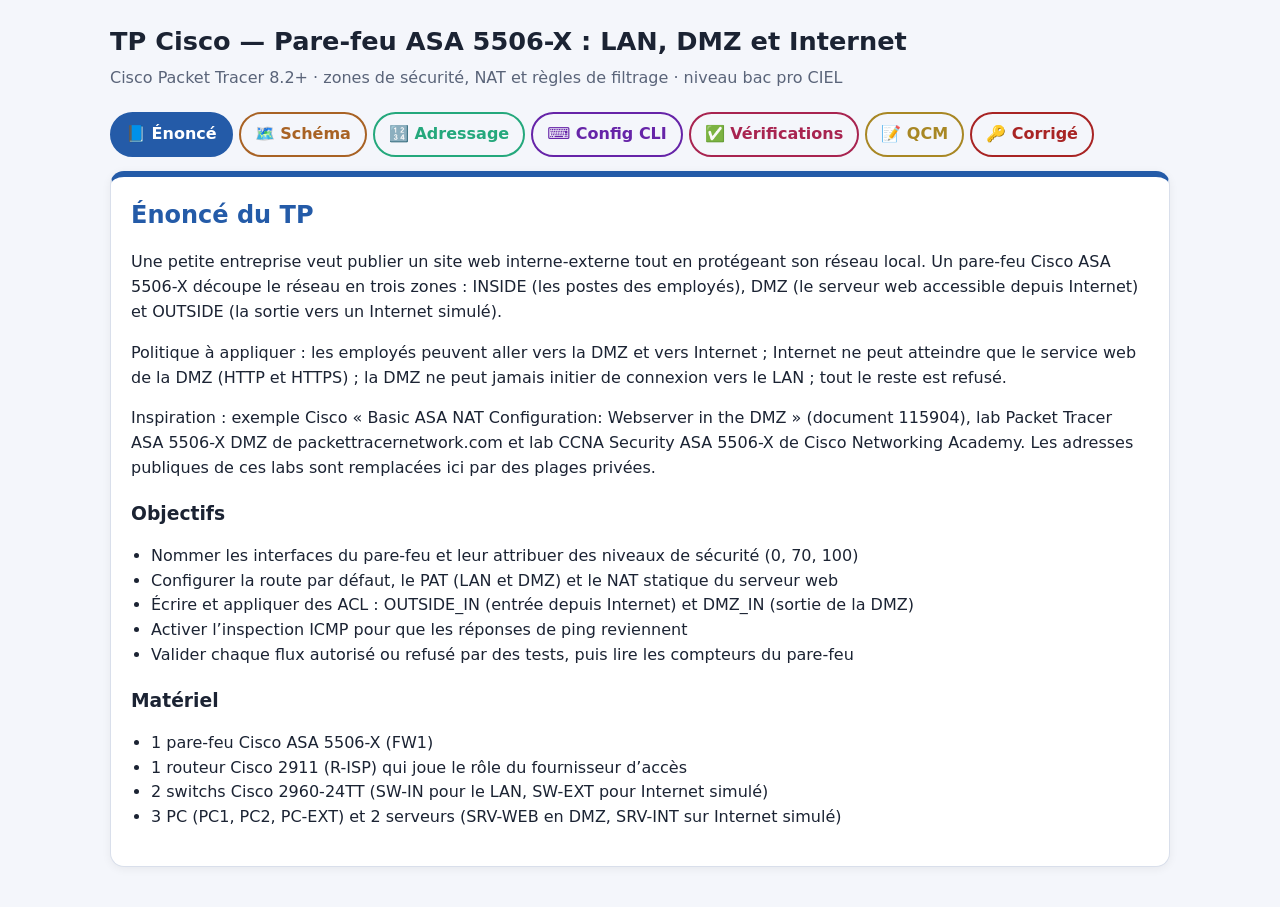
<file: espace-claude/simulateur/tp-pare-feu-asa-dmz.html>
<!DOCTYPE html>
<html lang="fr">
<head>
<meta charset="utf-8">
<meta name="viewport" content="width=device-width, initial-scale=1, viewport-fit=cover">
<title>TP Cisco — Pare-feu ASA 5506-X : LAN, DMZ et Internet</title>
<style>
:root{
  --bg:#f4f6fb;--card:#ffffff;--txt:#1b2333;--mut:#5a6479;--bd:#d9dfeb;
  --code:#0f1722;--codetxt:#d7e0ee;--prompt:#ffd166;--cmd:#8ee6a8;--cmt:#7f8da6;
  --l:40%;--tint:95%;--ok:#1e8e4e;--ko:#c0392b;
  box-sizing:border-box;padding-top:env(safe-area-inset-top,0px);padding-bottom:env(safe-area-inset-bottom,0px);
}
@media (prefers-color-scheme:dark){
  :root:not([data-theme="light"]){--bg:#0f131b;--card:#171c28;--txt:#e7ebf3;--mut:#9ba6bb;--bd:#2a3347;--l:64%;--tint:17%;--ok:#4cd388;--ko:#ff7b6b}
}
:root[data-theme="dark"]{--bg:#0f131b;--card:#171c28;--txt:#e7ebf3;--mut:#9ba6bb;--bd:#2a3347;--l:64%;--tint:17%;--ok:#4cd388;--ko:#ff7b6b}
html{scroll-padding-top:env(safe-area-inset-top,0px)}
*,*::before,*::after{box-sizing:border-box}
body{margin:0;background:var(--bg);color:var(--txt);font:16px/1.55 system-ui,-apple-system,"Segoe UI",Roboto,Helvetica,Arial,sans-serif}
header.top{padding:22px 20px 8px;max-width:1100px;margin:0 auto}
header.top h1{margin:0 0 4px;font-size:1.6rem}
header.top p{margin:0;color:var(--mut)}
#tabs{display:flex;gap:6px;flex-wrap:wrap;max-width:1100px;margin:14px auto 0;padding:0 20px}
.tab{--c:hsl(var(--h) 65% var(--l));border:2px solid var(--c);background:transparent;color:var(--c);font:inherit;font-weight:600;padding:8px 14px;border-radius:999px;cursor:pointer}
.tab.on{background:var(--c);color:#fff}
.tab:focus-visible{outline:3px solid var(--c);outline-offset:2px}
main{max-width:1100px;margin:14px auto 40px;padding:0 20px}
section.panel{--c:hsl(var(--h) 65% var(--l));background:var(--card);border:1px solid var(--bd);border-top:6px solid var(--c);border-radius:14px;padding:20px;box-shadow:0 2px 10px rgba(0,0,0,.06)}
section.panel[hidden]{display:none}
section.panel h2{margin:0 0 12px;color:var(--c)}
section.panel h3{margin:18px 0 8px}
.wrap{overflow-x:auto}
table{border-collapse:collapse;width:100%;min-width:520px}
th,td{border:1px solid var(--bd);padding:7px 10px;text-align:left;vertical-align:top}
th{background:hsl(var(--h) 60% var(--tint));color:var(--txt)}
ul.obj{padding-left:20px}
.code{border-radius:10px;overflow:hidden;margin:12px 0;background:var(--code)}
.code .bar{display:flex;justify-content:space-between;align-items:center;gap:10px;padding:8px 12px;background:hsl(var(--h) 55% 30%);color:#fff;font-weight:600}
.code .bar button{font:inherit;font-size:.85rem;border:0;border-radius:6px;padding:4px 10px;cursor:pointer;background:#ffffff26;color:#fff}
.code pre{margin:0;padding:12px 14px;overflow-x:auto;color:var(--codetxt);font:14px/1.6 ui-monospace,SFMono-Regular,Menlo,Consolas,monospace}
.code .p{color:var(--prompt)}.code .m{color:var(--cmd)}.code .c{color:var(--cmt);font-style:italic}
.note{border-left:4px solid var(--c);background:hsl(var(--h) 60% var(--tint));padding:8px 12px;border-radius:6px;margin:10px 0}
/* schéma */
.schema{overflow-x:auto}
.schema svg{width:100%;min-width:720px;height:auto;display:block}
.schema text{fill:var(--txt);font-family:system-ui,-apple-system,"Segoe UI",Roboto,Arial,sans-serif}
.schema .nm{font-weight:700;font-size:15px;fill:#fff}
.schema .if{font-size:12px;font-weight:600}
.schema .ip{font-size:12px;fill:var(--mut)}
.schema .lk{stroke:var(--mut);stroke-width:2.5;fill:none}
.schema .tr{stroke:#e74c3c;stroke-width:5;stroke-dasharray:10 6;fill:none}
.schema .ifbg{fill:var(--card);stroke:var(--bd)}
/* qcm */
.q{border:1px solid var(--bd);border-radius:10px;padding:12px 14px;margin:12px 0}
.q.ok{border-color:var(--ok);background:color-mix(in srgb,var(--ok) 12%,transparent)}
.q.ko{border-color:var(--ko);background:color-mix(in srgb,var(--ko) 12%,transparent)}
.q p{margin:0 0 8px;font-weight:600}
.q label{display:block;padding:4px 6px;border-radius:6px;cursor:pointer}
.q label:hover{background:hsl(var(--h) 60% var(--tint))}
.btn{font:inherit;font-weight:600;border:0;border-radius:8px;padding:10px 18px;background:var(--c);color:#fff;cursor:pointer}
#score{font-weight:700;margin-left:12px}
.grille{font-family:ui-monospace,Menlo,Consolas,monospace;word-spacing:6px}
</style>
</head>
<body>
<header class="top">
  <h1 id="titre"></h1>
  <p id="soustitre"></p>
</header>
<nav id="tabs" role="tablist" aria-label="Sections du TP"></nav>
<main>
  <section class="panel" id="enonce"   data-label="📘 Énoncé"          data-h="215"></section>

  <section class="panel" id="schema"   data-label="🗺️ Schéma"          data-h="28">
    <h2>Schéma de la topologie</h2>
    <div class="schema">
<svg viewBox="0 0 900 680" role="img" aria-label="Topologie du TP pare-feu : Internet simulé, FW1 ASA 5506-X, LAN et DMZ">
  <!-- Zones -->
  <rect x="20" y="8" width="860" height="304" rx="16" fill="#5d7a99" fill-opacity=".10" stroke="#5d7a99" stroke-dasharray="6 5"/>
  <text x="34" y="300" style="font-size:12px;font-weight:700;fill:#5d7a99">INTERNET simulé · 10.20.20.0/24</text>
  <rect x="20" y="438" width="390" height="232" rx="16" fill="#27ae60" fill-opacity=".12" stroke="#27ae60" stroke-dasharray="6 5"/>
  <text x="34" y="662" style="font-size:12px;font-weight:700;fill:#27ae60">INSIDE · niv. 100 · 192.168.10.0/24 (FW1 .1)</text>
  <rect x="600" y="438" width="280" height="232" rx="16" fill="#8e44ad" fill-opacity=".12" stroke="#8e44ad" stroke-dasharray="6 5"/>
  <text x="614" y="662" style="font-size:12px;font-weight:700;fill:#8e44ad">DMZ · niv. 70 · 172.16.1.0/24 (FW1 .1)</text>

  <!-- Liens -->
  <path class="lk" d="M240 72 L410 115"/>
  <path class="lk" d="M660 72 L490 115"/>
  <path class="lk" d="M450 171 L450 230"/>
  <path d="M450 290 L450 350" stroke="#d63384" stroke-width="6" fill="none"/>
  <path d="M390 422 L190 465" stroke="#27ae60" stroke-width="5" fill="none"/>
  <path d="M510 422 L730 465" stroke="#8e44ad" stroke-width="5" fill="none"/>
  <path class="lk" d="M140 521 L95 585"/>
  <path class="lk" d="M240 521 L285 585"/>

  <!-- Appareils -->
  <rect x="170" y="20" width="140" height="52" rx="12" fill="#5d7a99"/>
  <text class="nm" x="240" y="42" text-anchor="middle">PC-EXT</text>
  <text class="nm" x="240" y="60" text-anchor="middle" style="font-size:11px;font-weight:500">10.20.20.10</text>

  <rect x="590" y="20" width="140" height="52" rx="12" fill="#5d7a99"/>
  <text class="nm" x="660" y="42" text-anchor="middle">SRV-INT</text>
  <text class="nm" x="660" y="60" text-anchor="middle" style="font-size:11px;font-weight:500">10.20.20.20</text>

  <rect x="360" y="115" width="180" height="56" rx="14" fill="#2f80ed"/>
  <text class="nm" x="450" y="139" text-anchor="middle">SW-EXT</text>
  <text class="nm" x="450" y="158" text-anchor="middle" style="font-size:11px;font-weight:500">2960 · 10.20.20.2</text>

  <rect x="360" y="230" width="180" height="60" rx="14" fill="#f28c28"/>
  <text class="nm" x="450" y="256" text-anchor="middle">R-ISP</text>
  <text class="nm" x="450" y="276" text-anchor="middle" style="font-size:11px;font-weight:500">2911 · .1 / .1</text>

  <rect x="330" y="350" width="240" height="72" rx="14" fill="#c0392b"/>
  <text class="nm" x="450" y="378" text-anchor="middle" style="font-size:18px">FW1</text>
  <text class="nm" x="450" y="398" text-anchor="middle" style="font-size:12px;font-weight:500">ASA 5506-X</text>
  <text class="nm" x="450" y="414" text-anchor="middle" style="font-size:11px;font-weight:500">outside .2 · inside .1 · dmz .1</text>

  <rect x="100" y="465" width="180" height="56" rx="14" fill="#2f80ed"/>
  <text class="nm" x="190" y="489" text-anchor="middle">SW-IN</text>
  <text class="nm" x="190" y="508" text-anchor="middle" style="font-size:11px;font-weight:500">2960 · 192.168.10.2</text>

  <rect x="650" y="465" width="160" height="56" rx="12" fill="#8e44ad"/>
  <text class="nm" x="730" y="489" text-anchor="middle">SRV-WEB</text>
  <text class="nm" x="730" y="508" text-anchor="middle" style="font-size:11px;font-weight:500">172.16.1.10</text>

  <rect x="30" y="585" width="130" height="52" rx="12" fill="#27ae60"/>
  <text class="nm" x="95" y="607" text-anchor="middle">PC1</text>
  <text class="nm" x="95" y="625" text-anchor="middle" style="font-size:11px;font-weight:500">192.168.10.10</text>

  <rect x="220" y="585" width="130" height="52" rx="12" fill="#27ae60"/>
  <text class="nm" x="285" y="607" text-anchor="middle">PC2</text>
  <text class="nm" x="285" y="625" text-anchor="middle" style="font-size:11px;font-weight:500">192.168.10.11</text>

  <!-- Textes de zone sur la liaison OUTSIDE -->
  <text x="512" y="322" style="font-size:12px;font-weight:700;fill:#d63384">OUTSIDE · niv. 0 · 10.10.10.0/24</text>
  <text class="ip" x="512" y="340">NAT statique : SRV-WEB vu en 10.10.10.10</text>

  <!-- Étiquettes d'interfaces -->
  <g class="if">
    <rect class="ifbg" x="224" y="75" width="34" height="18" rx="5"/><text x="241" y="88" text-anchor="middle">Fa0</text>
    <rect class="ifbg" x="364" y="93" width="44" height="18" rx="5"/><text x="386" y="106" text-anchor="middle">Fa0/1</text>
    <rect class="ifbg" x="643" y="75" width="34" height="18" rx="5"/><text x="660" y="88" text-anchor="middle">Fa0</text>
    <rect class="ifbg" x="492" y="93" width="44" height="18" rx="5"/><text x="514" y="106" text-anchor="middle">Fa0/2</text>
    <rect class="ifbg" x="455" y="173" width="44" height="18" rx="5"/><text x="477" y="186" text-anchor="middle">Gi0/1</text>
    <rect class="ifbg" x="455" y="209" width="44" height="18" rx="5"/><text x="477" y="222" text-anchor="middle">Gi0/1</text>
    <rect class="ifbg" x="455" y="292" width="44" height="18" rx="5"/><text x="477" y="305" text-anchor="middle">Gi0/0</text>
    <rect class="ifbg" x="455" y="329" width="44" height="18" rx="5"/><text x="477" y="342" text-anchor="middle">Gi1/1</text>
    <rect class="ifbg" x="318" y="426" width="44" height="18" rx="5"/><text x="340" y="439" text-anchor="middle">Gi1/2</text>
    <rect class="ifbg" x="198" y="441" width="44" height="18" rx="5"/><text x="220" y="454" text-anchor="middle">Gi0/1</text>
    <rect class="ifbg" x="530" y="426" width="44" height="18" rx="5"/><text x="552" y="439" text-anchor="middle">Gi1/3</text>
    <rect class="ifbg" x="640" y="438" width="34" height="18" rx="5"/><text x="657" y="451" text-anchor="middle">Fa0</text>
    <rect class="ifbg" x="104" y="526" width="44" height="18" rx="5"/><text x="126" y="539" text-anchor="middle">Fa0/1</text>
    <rect class="ifbg" x="78" y="558" width="34" height="18" rx="5"/><text x="95" y="571" text-anchor="middle">Fa0</text>
    <rect class="ifbg" x="252" y="526" width="44" height="18" rx="5"/><text x="274" y="539" text-anchor="middle">Fa0/2</text>
    <rect class="ifbg" x="268" y="558" width="34" height="18" rx="5"/><text x="285" y="571" text-anchor="middle">Fa0</text>
  </g>

  <!-- Légende -->
  <g font-size="12">
    <text x="425" y="478" style="font-weight:700">Légende</text>
    <rect x="425" y="490" width="14" height="14" rx="3" fill="#c0392b"/><text x="446" y="502">Pare-feu ASA</text>
    <rect x="425" y="512" width="14" height="14" rx="3" fill="#f28c28"/><text x="446" y="524">Routeur</text>
    <rect x="425" y="534" width="14" height="14" rx="3" fill="#2f80ed"/><text x="446" y="546">Switch</text>
    <rect x="425" y="556" width="14" height="14" rx="3" fill="#27ae60"/><text x="446" y="568">PC du LAN</text>
    <rect x="425" y="578" width="14" height="14" rx="3" fill="#8e44ad"/><text x="446" y="590">Serveur web (DMZ)</text>
    <rect x="425" y="600" width="14" height="14" rx="3" fill="#5d7a99"/><text x="446" y="612">Internet simulé</text>
    <line x1="425" y1="630" x2="445" y2="630" stroke="#d63384" stroke-width="6"/><text x="452" y="634">Liaison OUTSIDE</text>
    <line x1="425" y1="650" x2="445" y2="650" stroke="#7f8da6" stroke-width="2.5"/><text x="452" y="654">Lien d’accès</text>
  </g>
</svg>
    </div>
  </section>

  <section class="panel" id="adressage" data-label="🔢 Adressage"       data-h="160"></section>
  <section class="panel" id="config"    data-label="⌨️ Config CLI"       data-h="270"></section>
  <section class="panel" id="tests"     data-label="✅ Vérifications"    data-h="340"></section>
  <section class="panel" id="qcm"       data-label="📝 QCM"              data-h="45"></section>
  <section class="panel" id="corrige"   data-label="🔑 Corrigé"          data-h="0"></section>
</main>

<script>
const TP = {
  titre: "TP Cisco — Pare-feu ASA 5506-X : LAN, DMZ et Internet",
  sousTitre: "Cisco Packet Tracer 8.2+ · zones de sécurité, NAT et règles de filtrage · niveau bac pro CIEL",
  enonce: [
    "Une petite entreprise veut publier un site web interne-externe tout en protégeant son réseau local. Un pare-feu Cisco ASA 5506-X découpe le réseau en trois zones : INSIDE (les postes des employés), DMZ (le serveur web accessible depuis Internet) et OUTSIDE (la sortie vers un Internet simulé).",
    "Politique à appliquer : les employés peuvent aller vers la DMZ et vers Internet ; Internet ne peut atteindre que le service web de la DMZ (HTTP et HTTPS) ; la DMZ ne peut jamais initier de connexion vers le LAN ; tout le reste est refusé.",
    "Inspiration : exemple Cisco « Basic ASA NAT Configuration: Webserver in the DMZ » (document 115904), lab Packet Tracer ASA 5506-X DMZ de packettracernetwork.com et lab CCNA Security ASA 5506-X de Cisco Networking Academy. Les adresses publiques de ces labs sont remplacées ici par des plages privées."
  ],
  objectifs: [
    "Nommer les interfaces du pare-feu et leur attribuer des niveaux de sécurité (0, 70, 100)",
    "Configurer la route par défaut, le PAT (LAN et DMZ) et le NAT statique du serveur web",
    "Écrire et appliquer des ACL : OUTSIDE_IN (entrée depuis Internet) et DMZ_IN (sortie de la DMZ)",
    "Activer l’inspection ICMP pour que les réponses de ping reviennent",
    "Valider chaque flux autorisé ou refusé par des tests, puis lire les compteurs du pare-feu"
  ],
  materiel: [
    "1 pare-feu Cisco ASA 5506-X (FW1)",
    "1 routeur Cisco 2911 (R-ISP) qui joue le rôle du fournisseur d’accès",
    "2 switchs Cisco 2960-24TT (SW-IN pour le LAN, SW-EXT pour Internet simulé)",
    "3 PC (PC1, PC2, PC-EXT) et 2 serveurs (SRV-WEB en DMZ, SRV-INT sur Internet simulé)"
  ],
  reseaux: {
    entetes: ["Zone / réseau", "Adresse réseau", "Masque", "Passerelle", "Niveau de sécurité"],
    lignes: [
      ["INSIDE — LAN employés", "192.168.10.0", "255.255.255.0 (/24)", "192.168.10.1 (FW1)", "100"],
      ["DMZ — serveur web", "172.16.1.0", "255.255.255.0 (/24)", "172.16.1.1 (FW1)", "70"],
      ["OUTSIDE — liaison FW1 / R-ISP", "10.10.10.0", "255.255.255.0 (/24)", "10.10.10.1 (R-ISP)", "0"],
      ["Internet simulé", "10.20.20.0", "255.255.255.0 (/24)", "10.20.20.1 (R-ISP)", "—"]
    ]
  },
  adressage: {
    entetes: ["Appareil", "Interface", "Nom (nameif)", "Adresse IP", "Masque", "Passerelle"],
    lignes: [
      ["FW1", "Gi1/1", "outside", "10.10.10.2", "255.255.255.0", "10.10.10.1 (route par défaut)"],
      ["FW1", "Gi1/2", "inside", "192.168.10.1", "255.255.255.0", "—"],
      ["FW1", "Gi1/3", "dmz", "172.16.1.1", "255.255.255.0", "—"],
      ["FW1", "—", "adresse vue d’Internet pour SRV-WEB", "10.10.10.10 (NAT statique)", "—", "—"],
      ["R-ISP", "Gi0/0", "—", "10.10.10.1", "255.255.255.0", "—"],
      ["R-ISP", "Gi0/1", "—", "10.20.20.1", "255.255.255.0", "—"],
      ["SW-IN", "VLAN 1 (gestion)", "—", "192.168.10.2", "255.255.255.0", "192.168.10.1"],
      ["SW-EXT", "VLAN 1 (gestion)", "—", "10.20.20.2", "255.255.255.0", "10.20.20.1"],
      ["PC1", "Fa0", "—", "192.168.10.10", "255.255.255.0", "192.168.10.1"],
      ["PC2", "Fa0", "—", "192.168.10.11", "255.255.255.0", "192.168.10.1"],
      ["SRV-WEB", "Fa0", "—", "172.16.1.10", "255.255.255.0", "172.16.1.1"],
      ["PC-EXT", "Fa0", "—", "10.20.20.10", "255.255.255.0", "10.20.20.1"],
      ["SRV-INT", "Fa0", "—", "10.20.20.20", "255.255.255.0", "10.20.20.1"]
    ]
  },
  liens: {
    entetes: ["Appareil A", "Interface A", "Appareil B", "Interface B", "Câble", "Zone / réseau"],
    lignes: [
      ["FW1", "Gi1/1", "R-ISP", "Gi0/0", "Croisé", "OUTSIDE 10.10.10.0/24"],
      ["FW1", "Gi1/2", "SW-IN", "Gi0/1", "Droit", "INSIDE 192.168.10.0/24"],
      ["FW1", "Gi1/3", "SRV-WEB", "Fa0", "Croisé", "DMZ 172.16.1.0/24"],
      ["SW-IN", "Fa0/1", "PC1", "Fa0", "Droit", "INSIDE"],
      ["SW-IN", "Fa0/2", "PC2", "Fa0", "Droit", "INSIDE"],
      ["R-ISP", "Gi0/1", "SW-EXT", "Gi0/1", "Droit", "Internet simulé 10.20.20.0/24"],
      ["SW-EXT", "Fa0/1", "PC-EXT", "Fa0", "Droit", "Internet simulé"],
      ["SW-EXT", "Fa0/2", "SRV-INT", "Fa0", "Droit", "Internet simulé"]
    ]
  },
  flux: {
    entetes: ["Source → destination", "Protocole", "Décision", "Mécanisme"],
    lignes: [
      ["INSIDE → DMZ", "tous", "Autorisé", "niveau 100 vers 70 : autorisé par défaut"],
      ["INSIDE → OUTSIDE", "tous", "Autorisé + PAT", "niveau 100 vers 0 + nat (inside,outside) dynamic interface"],
      ["DMZ → INSIDE", "tous", "Refusé", "niveau 70 vers 100 bloqué par défaut + deny explicite dans DMZ_IN"],
      ["DMZ → OUTSIDE", "HTTP, HTTPS, ICMP", "Autorisé + PAT", "ACL DMZ_IN + nat (dmz,outside) dynamic interface"],
      ["OUTSIDE → DMZ (10.10.10.10)", "TCP 80 et 443", "Autorisé", "NAT statique + ACL OUTSIDE_IN"],
      ["OUTSIDE → DMZ", "ICMP et tout autre protocole", "Refusé", "deny ip any any dans OUTSIDE_IN"],
      ["OUTSIDE → INSIDE", "tous", "Refusé", "niveau 0 vers 100 : aucune règle ne l’autorise"]
    ]
  },
  configs: [
    { appareil: "FW1 — pare-feu Cisco ASA 5506-X", lignes: `! Accès : le mot de passe enable est vide par défaut (appuyer sur Entrée)
ciscoasa>enable
ciscoasa#configure terminal
ciscoasa(config)#hostname FW1
FW1(config)#enable password cisco
! 1. Interfaces, noms et niveaux de sécurité
FW1(config)#interface gigabitEthernet 1/1
FW1(config-if)#nameif outside
FW1(config-if)#security-level 0
FW1(config-if)#ip address 10.10.10.2 255.255.255.0
FW1(config-if)#no shutdown
FW1(config-if)#exit
FW1(config)#interface gigabitEthernet 1/2
FW1(config-if)#nameif inside
FW1(config-if)#security-level 100
FW1(config-if)#ip address 192.168.10.1 255.255.255.0
FW1(config-if)#no shutdown
FW1(config-if)#exit
FW1(config)#interface gigabitEthernet 1/3
FW1(config-if)#nameif dmz
FW1(config-if)#security-level 70
FW1(config-if)#ip address 172.16.1.1 255.255.255.0
FW1(config-if)#no shutdown
FW1(config-if)#exit
! 2. Route par défaut vers le routeur du fournisseur d’accès
FW1(config)#route outside 0.0.0.0 0.0.0.0 10.10.10.1
! 3. NAT : PAT pour le LAN et la DMZ, NAT statique pour le serveur web
FW1(config)#object network LAN-NET
FW1(config-network-object)#subnet 192.168.10.0 255.255.255.0
FW1(config-network-object)#nat (inside,outside) dynamic interface
FW1(config-network-object)#exit
FW1(config)#object network DMZ-NET
FW1(config-network-object)#subnet 172.16.1.0 255.255.255.0
FW1(config-network-object)#nat (dmz,outside) dynamic interface
FW1(config-network-object)#exit
FW1(config)#object network WEB-SERVER
FW1(config-network-object)#host 172.16.1.10
FW1(config-network-object)#nat (dmz,outside) static 10.10.10.10
FW1(config-network-object)#exit
! 4. ACL OUTSIDE_IN : Internet ne peut joindre que le web de la DMZ (adresse réelle du serveur)
FW1(config)#access-list OUTSIDE_IN extended permit tcp any object WEB-SERVER eq www
FW1(config)#access-list OUTSIDE_IN extended permit tcp any object WEB-SERVER eq https
FW1(config)#access-list OUTSIDE_IN extended deny ip any any
FW1(config)#access-group OUTSIDE_IN in interface outside
! 5. ACL DMZ_IN : la DMZ n’initie rien vers le LAN, seulement du web et du ping vers l’extérieur
FW1(config)#access-list DMZ_IN extended deny ip 172.16.1.0 255.255.255.0 192.168.10.0 255.255.255.0
FW1(config)#access-list DMZ_IN extended permit tcp host 172.16.1.10 any eq www
FW1(config)#access-list DMZ_IN extended permit tcp host 172.16.1.10 any eq https
FW1(config)#access-list DMZ_IN extended permit icmp 172.16.1.0 255.255.255.0 any
FW1(config)#access-list DMZ_IN extended deny ip any any
FW1(config)#access-group DMZ_IN in interface dmz
! 6. Inspection ICMP : les réponses de ping reviennent sans règle supplémentaire
FW1(config)#policy-map global_policy
FW1(config-pmap)#class inspection_default
FW1(config-pmap-c)#inspect icmp
FW1(config-pmap-c)#exit
FW1(config-pmap)#exit
FW1(config)#end
FW1#write memory` },
    { appareil: "R-ISP — routeur Cisco 2911 (fournisseur d’accès simulé)", lignes: `Router>enable
Router#configure terminal
Router(config)#hostname R-ISP
R-ISP(config)#no ip domain-lookup
R-ISP(config)#enable secret cisco
R-ISP(config)#interface gigabitEthernet 0/0
R-ISP(config-if)#description Lien vers FW1 outside
R-ISP(config-if)#ip address 10.10.10.1 255.255.255.0
R-ISP(config-if)#no shutdown
R-ISP(config-if)#exit
R-ISP(config)#interface gigabitEthernet 0/1
R-ISP(config-if)#description Internet simule vers SW-EXT
R-ISP(config-if)#ip address 10.20.20.1 255.255.255.0
R-ISP(config-if)#no shutdown
R-ISP(config-if)#exit
! Routes de laboratoire : permettent à PC-EXT de viser les adresses réelles internes, pour prouver que c’est le pare-feu qui bloque
R-ISP(config)#ip route 192.168.10.0 255.255.255.0 10.10.10.2
R-ISP(config)#ip route 172.16.1.0 255.255.255.0 10.10.10.2
R-ISP(config)#end
R-ISP#write memory` },
    { appareil: "SW-IN — switch Cisco 2960 (LAN)", lignes: `Switch>enable
Switch#configure terminal
Switch(config)#hostname SW-IN
SW-IN(config)#no ip domain-lookup
SW-IN(config)#enable secret cisco
SW-IN(config)#interface vlan 1
SW-IN(config-if)#ip address 192.168.10.2 255.255.255.0
SW-IN(config-if)#no shutdown
SW-IN(config-if)#exit
SW-IN(config)#ip default-gateway 192.168.10.1
! Ports inutilisés désactivés
SW-IN(config)#interface range fastEthernet 0/3 - 24
SW-IN(config-if-range)#shutdown
SW-IN(config-if-range)#exit
SW-IN(config)#interface gigabitEthernet 0/2
SW-IN(config-if)#shutdown
SW-IN(config-if)#exit
SW-IN(config)#end
SW-IN#write memory` },
    { appareil: "SW-EXT — switch Cisco 2960 (Internet simulé)", lignes: `Switch>enable
Switch#configure terminal
Switch(config)#hostname SW-EXT
SW-EXT(config)#no ip domain-lookup
SW-EXT(config)#enable secret cisco
SW-EXT(config)#interface vlan 1
SW-EXT(config-if)#ip address 10.20.20.2 255.255.255.0
SW-EXT(config-if)#no shutdown
SW-EXT(config-if)#exit
SW-EXT(config)#ip default-gateway 10.20.20.1
SW-EXT(config)#interface range fastEthernet 0/3 - 24
SW-EXT(config-if-range)#shutdown
SW-EXT(config-if-range)#exit
SW-EXT(config)#interface gigabitEthernet 0/2
SW-EXT(config-if)#shutdown
SW-EXT(config-if)#exit
SW-EXT(config)#end
SW-EXT#write memory` }
  ],
  configNotes: [
    "PC et serveurs : pas de CLI Cisco. Saisir l’adresse, le masque et la passerelle du tableau d’adressage dans Desktop > IP Configuration. Allumer le service HTTP (et HTTPS) de SRV-WEB et de SRV-INT dans l’onglet Services.",
    "Dans les ACL de l’ASA 9.x, la destination est l’adresse réelle du serveur (objet WEB-SERVER = 172.16.1.10), pas l’adresse traduite 10.10.10.10.",
    "Limite connue de Packet Tracer : après la fermeture et la réouverture du fichier, la global_policy peut revenir à sa valeur par défaut. Si le ping de retour ne fonctionne plus, vérifier avec show running-config policy-map et refaire inspect icmp."
  ],
  tests: [
    { titre: "Test 1 — le LAN sort (depuis PC1)", lignes: `C:\\>ping 172.16.1.10
C:\\>ping 10.20.20.20` },
    { titre: "Test 2 — Internet vers la DMZ et vers le LAN (depuis PC-EXT)", lignes: `C:\\>ping 10.10.10.10
C:\\>ping 172.16.1.10
C:\\>ping 192.168.10.10` },
    { titre: "Test 3 — la DMZ n’atteint pas le LAN (depuis SRV-WEB, Command Prompt)", lignes: `C:\\>ping 192.168.10.10
C:\\>ping 10.20.20.20` },
    { titre: "Contrôles sur le pare-feu", lignes: `FW1#show interface ip brief
FW1#show nameif
FW1#show route
FW1#show access-list
FW1#show xlate
FW1#show conn` }
  ],
  testsNotes: [
    "Test 1 : les deux pings réussissent (le premier peut perdre un paquet le temps de la résolution ARP). Dans Desktop > Web Browser, http://172.16.1.10 et http://10.20.20.20 affichent la page du serveur. show xlate sur FW1 montre alors la traduction PAT de 192.168.10.10 vers 10.10.10.2.",
    "Test 2 : les trois pings échouent (Request timed out) car OUTSIDE_IN ne laisse passer que TCP 80 et 443 vers le serveur web. En revanche http://10.10.10.10 ouvre la page du serveur web de la DMZ. Les adresses réelles 172.16.1.10 et 192.168.10.10 restent inaccessibles : c’est le pare-feu qui bloque, grâce aux routes de laboratoire de R-ISP.",
    "Test 3 : le ping vers 192.168.10.10 échoue (deny de DMZ_IN, et niveau 70 vers 100 bloqué par défaut) ; le ping vers 10.20.20.20 réussit (ICMP autorisé par DMZ_IN, puis PAT).",
    "show access-list affiche les compteurs « hitcnt » de OUTSIDE_IN et DMZ_IN : ils montrent quelle règle a servi. Certaines commandes show peuvent être limitées dans Packet Tracer : se référer alors à show running-config."
  ],
  qcm: [
    { q: "Sur le pare-feu FW1, à quoi sert l’interface Gi1/3 dans ce TP ?", o: ["À relier le LAN interne", "À relier la DMZ qui héberge le serveur web", "À relier le routeur du fournisseur d’accès", "À administrer le pare-feu à distance"], r: 1, e: "Gi1/3 porte le nom dmz (172.16.1.1). Gi1/2 est inside et Gi1/1 est outside." },
    { q: "Quel niveau de sécurité est attribué à l’interface « outside » ?", o: ["0", "50", "70", "100"], r: 0, e: "outside est la zone la moins fiable : niveau 0. inside vaut 100 et dmz vaut 70." },
    { q: "Sans ACL, que devient un paquet initié depuis inside (niveau 100) vers dmz (niveau 70) ?", o: ["Il est bloqué par défaut", "Seul le ping est autorisé", "Il est autorisé, car on va d’un niveau élevé vers un niveau plus bas", "Il est autorisé seulement après une règle NAT"], r: 2, e: "L’ASA laisse passer par défaut du niveau le plus élevé vers le plus faible, et bloque l’inverse." },
    { q: "Quelle commande donne le nom « dmz » à une interface de l’ASA ?", o: ["hostname dmz", "description dmz", "vlan dmz", "nameif dmz"], r: 3, e: "nameif attribue le nom logique utilisé ensuite dans les règles, par exemple nat (dmz,outside)." },
    { q: "Dans l’objet LAN-NET, quelle ligne active le PAT vers l’adresse de l’interface outside ?", o: ["nat (inside,outside) dynamic interface", "nat (outside,inside) static interface", "ip nat inside source list 1 overload", "ip nat pool outside"], r: 0, e: "Syntaxe ASA 9.x : nat (interface source, interface destination) dynamic interface. Les deux dernières sont des syntaxes de routeur IOS." },
    { q: "Quelle adresse un visiteur d’Internet utilise-t-il pour joindre le serveur web de la DMZ ?", o: ["172.16.1.10", "192.168.10.10", "10.10.10.10", "10.20.20.20"], r: 2, e: "Le NAT statique traduit l’adresse réelle 172.16.1.10 en 10.10.10.10, l’adresse visible de l’extérieur." },
    { q: "Que fait l’ACL OUTSIDE_IN ?", o: ["Elle autorise tout le trafic vers le LAN", "Elle autorise le ping vers la DMZ", "Elle autorise le SSH vers le pare-feu", "Elle autorise HTTP et HTTPS vers le serveur web de la DMZ"], r: 3, e: "Seules deux lignes permit existent : TCP 80 et TCP 443 vers l’objet WEB-SERVER. Le reste tombe dans le deny final." },
    { q: "Dans OUTSIDE_IN (ASA 9.x), quelle destination faut-il écrire pour viser le serveur web ?", o: ["L’adresse traduite 10.10.10.10", "L’adresse réelle 172.16.1.10 (objet WEB-SERVER)", "L’adresse du routeur 10.10.10.1", "L’adresse du LAN 192.168.10.1"], r: 1, e: "Depuis la version 8.3, l’ACL est évaluée avec l’adresse réelle du serveur, après la traduction." },
    { q: "Quelle commande applique l’ACL OUTSIDE_IN en entrée de l’interface outside ?", o: ["access-group OUTSIDE_IN in interface outside", "ip access-group OUTSIDE_IN in", "access-class OUTSIDE_IN in", "apply acl OUTSIDE_IN outside"], r: 0, e: "Sur ASA : access-group nom in interface nameif. ip access-group est la syntaxe d’un routeur IOS." },
    { q: "PC-EXT n’arrive pas à pinguer 10.10.10.10 mais ouvre la page web. Pourquoi ?", o: ["Le câble est défectueux", "Le serveur web est éteint", "OUTSIDE_IN n’autorise que TCP 80 et 443 vers ce serveur : l’ICMP est refusé", "Le PAT est désactivé"], r: 2, e: "Le web passe (règles permit), le ping est de l’ICMP : il tombe dans deny ip any any." },
    { q: "À quoi sert « inspect icmp » dans la global_policy ?", o: ["À chiffrer les paquets ICMP", "À bloquer tous les pings", "À traduire l’ICMP en HTTP", "À laisser revenir les réponses ICMP des échanges lancés depuis l’intérieur"], r: 3, e: "L’inspection mémorise la requête sortante et autorise automatiquement la réponse correspondante." },
    { q: "Sans aucune ACL, que devient un paquet initié depuis dmz (70) vers inside (100) ?", o: ["Il est autorisé", "Il est bloqué, car on va d’un niveau plus bas vers un niveau plus haut", "Seul l’ICMP passe", "Il est traduit par PAT puis autorisé"], r: 1, e: "Le deny de DMZ_IN rend ce blocage explicite et visible dans les compteurs, mais il est déjà bloqué par défaut." },
    { q: "Quel est le rôle principal d’un pare-feu ?", o: ["Filtrer le trafic réseau selon des règles de sécurité", "Attribuer des adresses IP aux machines", "Traduire les noms de domaine en adresses IP", "Amplifier le signal Wi-Fi"], r: 0, e: "Un pare-feu autorise ou refuse les flux selon une politique de sécurité." },
    { q: "Qu’est-ce qu’un pare-feu « à états » (stateful) ?", o: ["Il ne regarde que les adresses MAC", "Il mémorise l’état des connexions et autorise automatiquement le trafic retour légitime", "Il chiffre toutes les communications", "Il demande une règle pour chaque paquet de retour"], r: 1, e: "Grâce à sa table de connexions (show conn), le retour d’un échange autorisé n’a pas besoin de règle." },
    { q: "Quel port TCP utilise HTTPS par défaut ?", o: ["21", "80", "443", "25"], r: 2, e: "21 : FTP, 80 : HTTP, 25 : SMTP." },
    { q: "Laquelle de ces adresses est une adresse privée (RFC 1918) ?", o: ["11.0.0.1", "172.32.0.1", "192.169.1.1", "172.16.5.4"], r: 3, e: "La plage privée de classe B va de 172.16.0.0 à 172.31.255.255 ; 172.32.0.1 est déjà publique." },
    { q: "Quel est l’intérêt d’une DMZ ?", o: ["Isoler les serveurs accessibles depuis Internet du réseau local pour limiter les dégâts en cas de compromission", "Augmenter le débit du réseau", "Remplacer le serveur DHCP", "Sauvegarder les données des utilisateurs"], r: 0, e: "Si le serveur de la DMZ est attaqué, le LAN reste protégé par le pare-feu." },
    { q: "Que fait le PAT (NAT avec surcharge) ?", o: ["Il chiffre le trafic", "Il permet à plusieurs hôtes privés de partager une seule adresse en distinguant les ports", "Il attribue automatiquement des adresses IP", "Il filtre les virus"], r: 1, e: "Chaque connexion reçoit un port source différent : c’est ce que montre show xlate." },
    { q: "Que se passe-t-il à la fin de toute ACL ?", o: ["Un permit ip any any implicite", "Un journal d’événements est créé", "Un deny ip any any implicite", "Rien de particulier"], r: 2, e: "Tout ce qui n’est pas explicitement autorisé est refusé : c’est le refus implicite." },
    { q: "Appliquer le principe du moindre privilège dans une règle de pare-feu, c’est :", o: ["Tout autoriser puis bloquer au cas par cas", "Bloquer même les administrateurs", "Autoriser tout le trafic sortant uniquement", "N’autoriser que ce qui est strictement nécessaire"], r: 3, e: "Ici : seulement TCP 80 et 443 vers un seul serveur, et rien d’autre depuis Internet." }
  ]
};

const L = ["A", "B", "C", "D"];
function el(tag, cls, text) { const e = document.createElement(tag); if (cls) e.className = cls; if (text !== undefined) e.textContent = text; return e; }
function table(t) {
  const w = el("div", "wrap"), tb = el("table"), th = el("thead"), tr = el("tr");
  t.entetes.forEach(h => tr.append(el("th", "", h))); th.append(tr); tb.append(th);
  const body = el("tbody");
  t.lignes.forEach(r => { const row = el("tr"); r.forEach(c => row.append(el("td", "", c))); body.append(row); });
  tb.append(body); w.append(tb); return w;
}
const PROMPT = /^([^\s>#]+(?:\([^)]*\))?[>#])(.*)$/;
function code(titre, texte, h) {
  const box = el("div", "code"); box.style.setProperty("--h", h);
  const bar = el("div", "bar"); bar.append(el("span", "", titre));
  const btn = el("button", "", "Copier les commandes"); btn.type = "button"; bar.append(btn);
  const pre = el("pre"); const cmds = [];
  texte.split("\n").forEach((ligne, i) => {
    if (i) pre.append("\n");
    if (ligne.trim().startsWith("!")) { pre.append(el("span", "c", ligne)); return; }
    const m = ligne.match(PROMPT);
    if (m) { pre.append(el("span", "p", m[1]), el("span", "m", m[2])); cmds.push(m[2]); }
    else { pre.append(ligne); }
  });
  btn.onclick = async () => {
    const t = cmds.join("\n");
    try { await navigator.clipboard.writeText(t); btn.textContent = "Copié ✔"; }
    catch (e) { const ta = el("textarea"); ta.value = t; document.body.append(ta); ta.select(); try { document.execCommand("copy"); btn.textContent = "Copié ✔"; } catch (e2) { btn.textContent = "Copie impossible"; } ta.remove(); }
    setTimeout(() => btn.textContent = "Copier les commandes", 1800);
  };
  box.append(bar, pre); return box;
}
function P(id) { return document.getElementById(id); }
function hue(id) { return P(id).dataset.h; }

document.title = TP.titre; P("titre").textContent = TP.titre; P("soustitre").textContent = TP.sousTitre;

(function () {
  const s = P("enonce"); s.append(el("h2", "", "Énoncé du TP"));
  TP.enonce.forEach(t => s.append(el("p", "", t)));
  s.append(el("h3", "", "Objectifs")); const ul = el("ul", "obj"); TP.objectifs.forEach(o => ul.append(el("li", "", o))); s.append(ul);
  s.append(el("h3", "", "Matériel")); const um = el("ul", "obj"); TP.materiel.forEach(o => um.append(el("li", "", o))); s.append(um);
})();

(function () {
  const s = P("adressage"); s.append(el("h2", "", "Plan d’adressage"));
  s.append(el("h3", "", "Réseaux")); s.append(table(TP.reseaux));
  s.append(el("h3", "", "Adresses des appareils")); s.append(table(TP.adressage));
  s.append(el("h3", "", "Table des liens (câblage)")); s.append(table(TP.liens));
  if (TP.flux) { s.append(el("h3", "", "Politique de filtrage (matrice des flux)")); s.append(table(TP.flux)); }
})();

(function () {
  const s = P("config"); s.append(el("h2", "", "Configuration CLI"));
  s.append(el("div", "note", "Chaque commande est précédée de son prompt. Le bouton « Copier » ne copie que les commandes, sans les prompts."));
  TP.configs.forEach(c => s.append(code(c.appareil, c.lignes, hue("config"))));
  (TP.configNotes || []).forEach(n => s.append(el("div", "note", n)));
})();

(function () {
  const s = P("tests"); s.append(el("h2", "", "Vérifications et tests"));
  TP.tests.forEach(t => s.append(code(t.titre, t.lignes, hue("tests"))));
  (TP.testsNotes || []).forEach(n => s.append(el("div", "note", n)));
})();

(function () {
  const s = P("qcm"); s.append(el("h2", "", "QCM — " + TP.qcm.length + " questions"));
  const cards = [];
  TP.qcm.forEach((q, i) => {
    const c = el("div", "q"); c.append(el("p", "", (i + 1) + ". " + q.q));
    q.o.forEach((o, j) => {
      const lab = el("label"); const r = el("input"); r.type = "radio"; r.name = "q" + i; r.value = j;
      lab.append(r, " " + L[j] + ". " + o); c.append(lab);
    });
    cards.push(c); s.append(c);
  });
  const btn = el("button", "btn", "Valider mes réponses"); btn.type = "button";
  const sc = el("span"); sc.id = "score"; sc.setAttribute("aria-live", "polite");
  btn.onclick = () => {
    let ok = 0;
    TP.qcm.forEach((q, i) => {
      const ch = document.querySelector('input[name="q' + i + '"]:checked');
      const good = ch && Number(ch.value) === q.r; if (good) ok++;
      cards[i].classList.toggle("ok", !!good); cards[i].classList.toggle("ko", !good);
    });
    sc.textContent = "Score : " + ok + " / " + TP.qcm.length + " — explications dans l’onglet Corrigé";
  };
  s.append(btn, sc);
})();

(function () {
  const s = P("corrige"); s.append(el("h2", "", "Corrigé du QCM"));
  const g = el("p", "grille", TP.qcm.map((q, i) => (i + 1) + "-" + L[q.r]).join("  ·  ")); s.append(g);
  TP.qcm.forEach((q, i) => {
    const c = el("div", "q"); c.append(el("p", "", (i + 1) + ". " + q.q));
    c.append(el("div", "", "Réponse " + L[q.r] + " — " + q.o[q.r])); c.append(el("div", "note", q.e)); s.append(c);
  });
})();

const panels = Array.from(document.querySelectorAll("section.panel")), nav = P("tabs");
panels.forEach((p, i) => {
  p.style.setProperty("--h", p.dataset.h);
  const b = el("button", "tab", p.dataset.label); b.type = "button"; b.setAttribute("role", "tab");
  b.style.setProperty("--h", p.dataset.h); b.onclick = () => show(i); nav.append(b);
});
function show(i, noHash) {
  panels.forEach((p, j) => { p.hidden = j !== i; nav.children[j].classList.toggle("on", j === i); nav.children[j].setAttribute("aria-selected", j === i ? "true" : "false"); });
  if (!noHash) { try { history.replaceState(null, "", "#" + panels[i].id); } catch (e) {} }
}
function fromHash() { const k = panels.findIndex(p => "#" + p.id === location.hash); show(k < 0 ? 0 : k, true); }
window.addEventListener("hashchange", fromHash); fromHash();
</script>
</body>
</html>
</file>
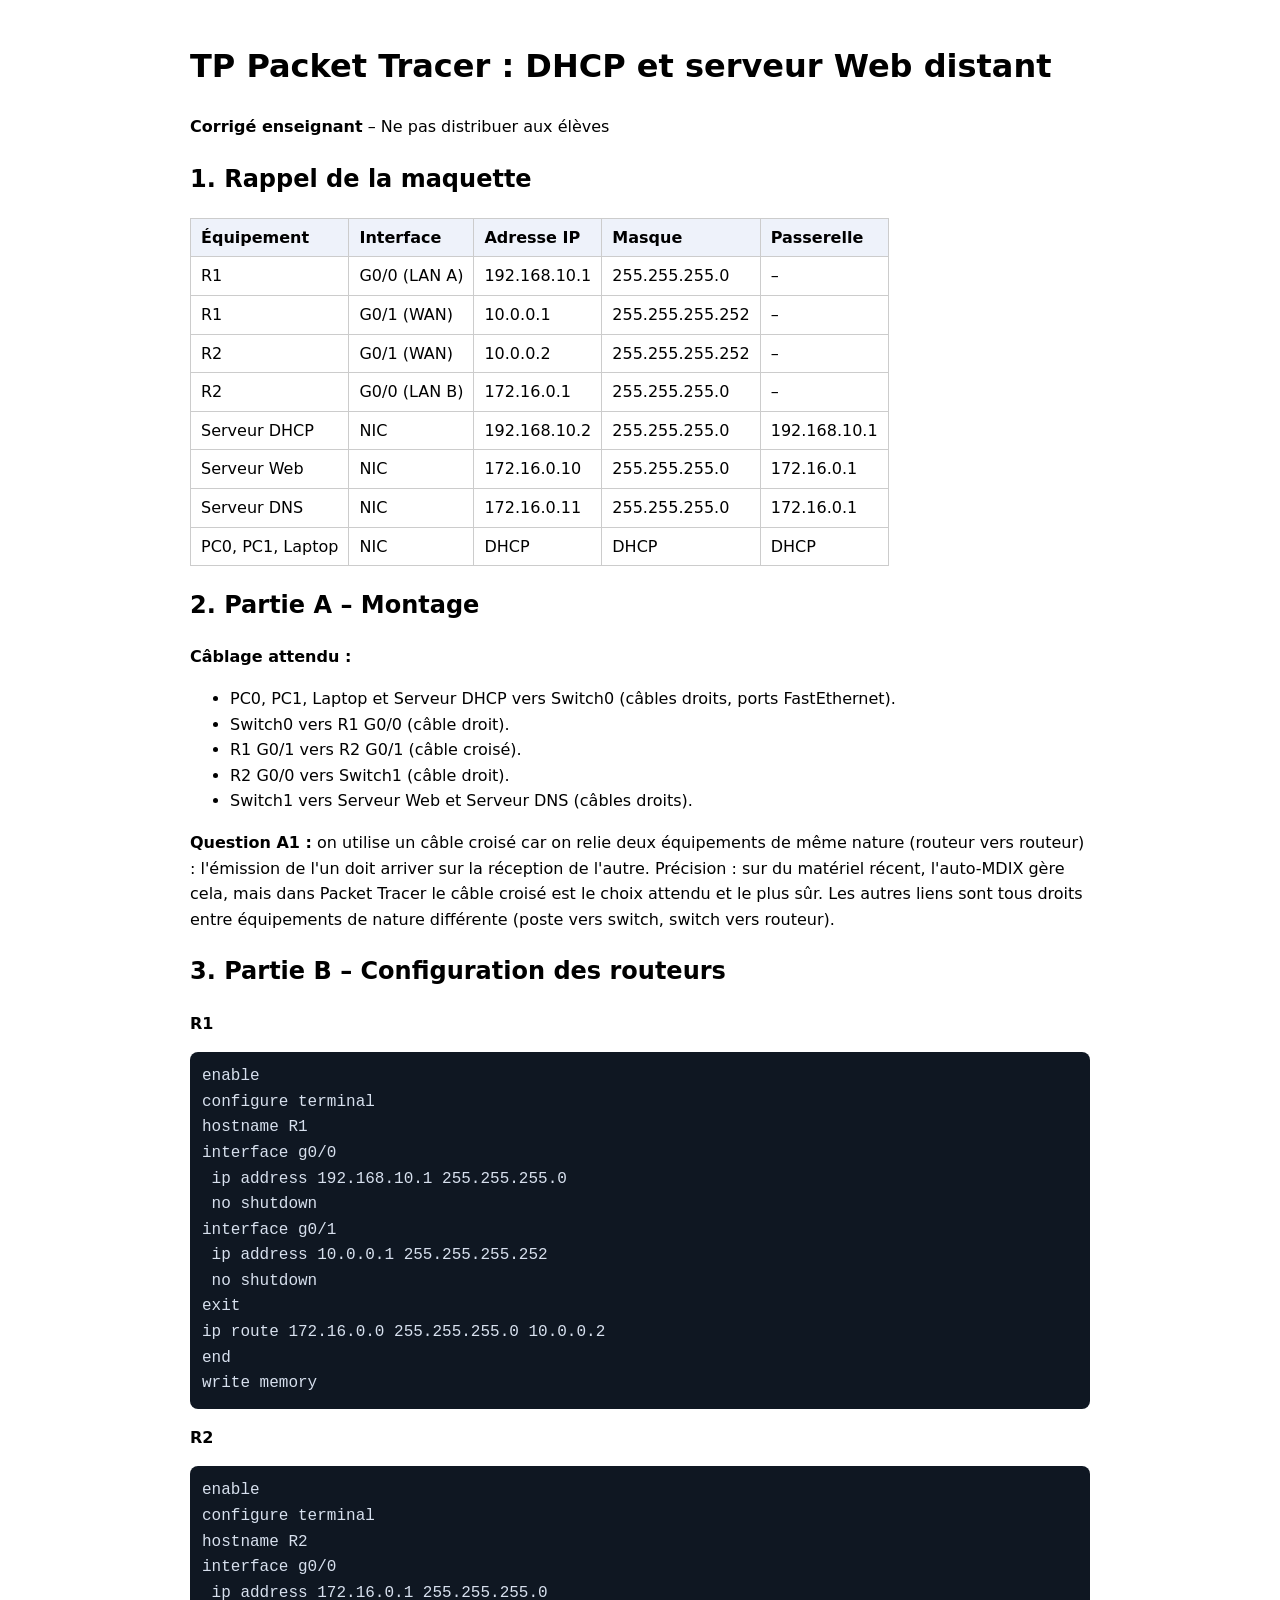
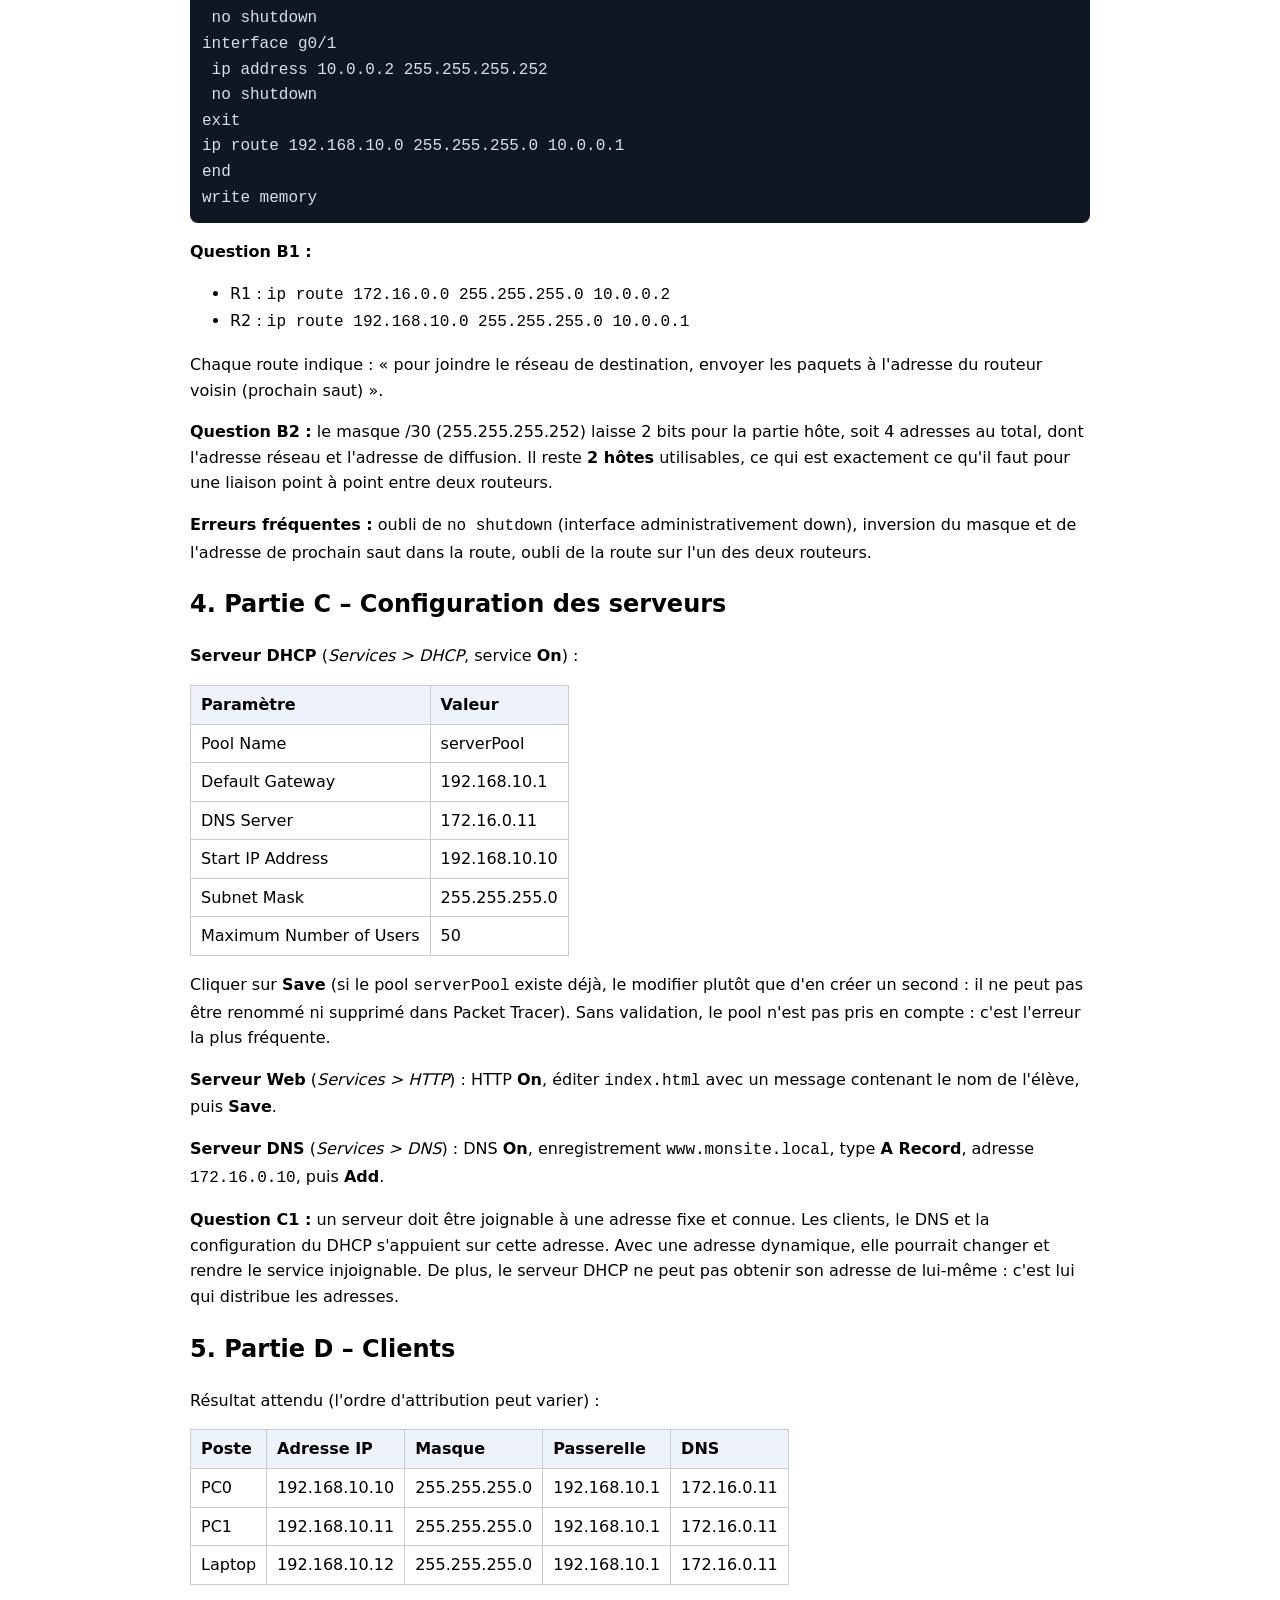
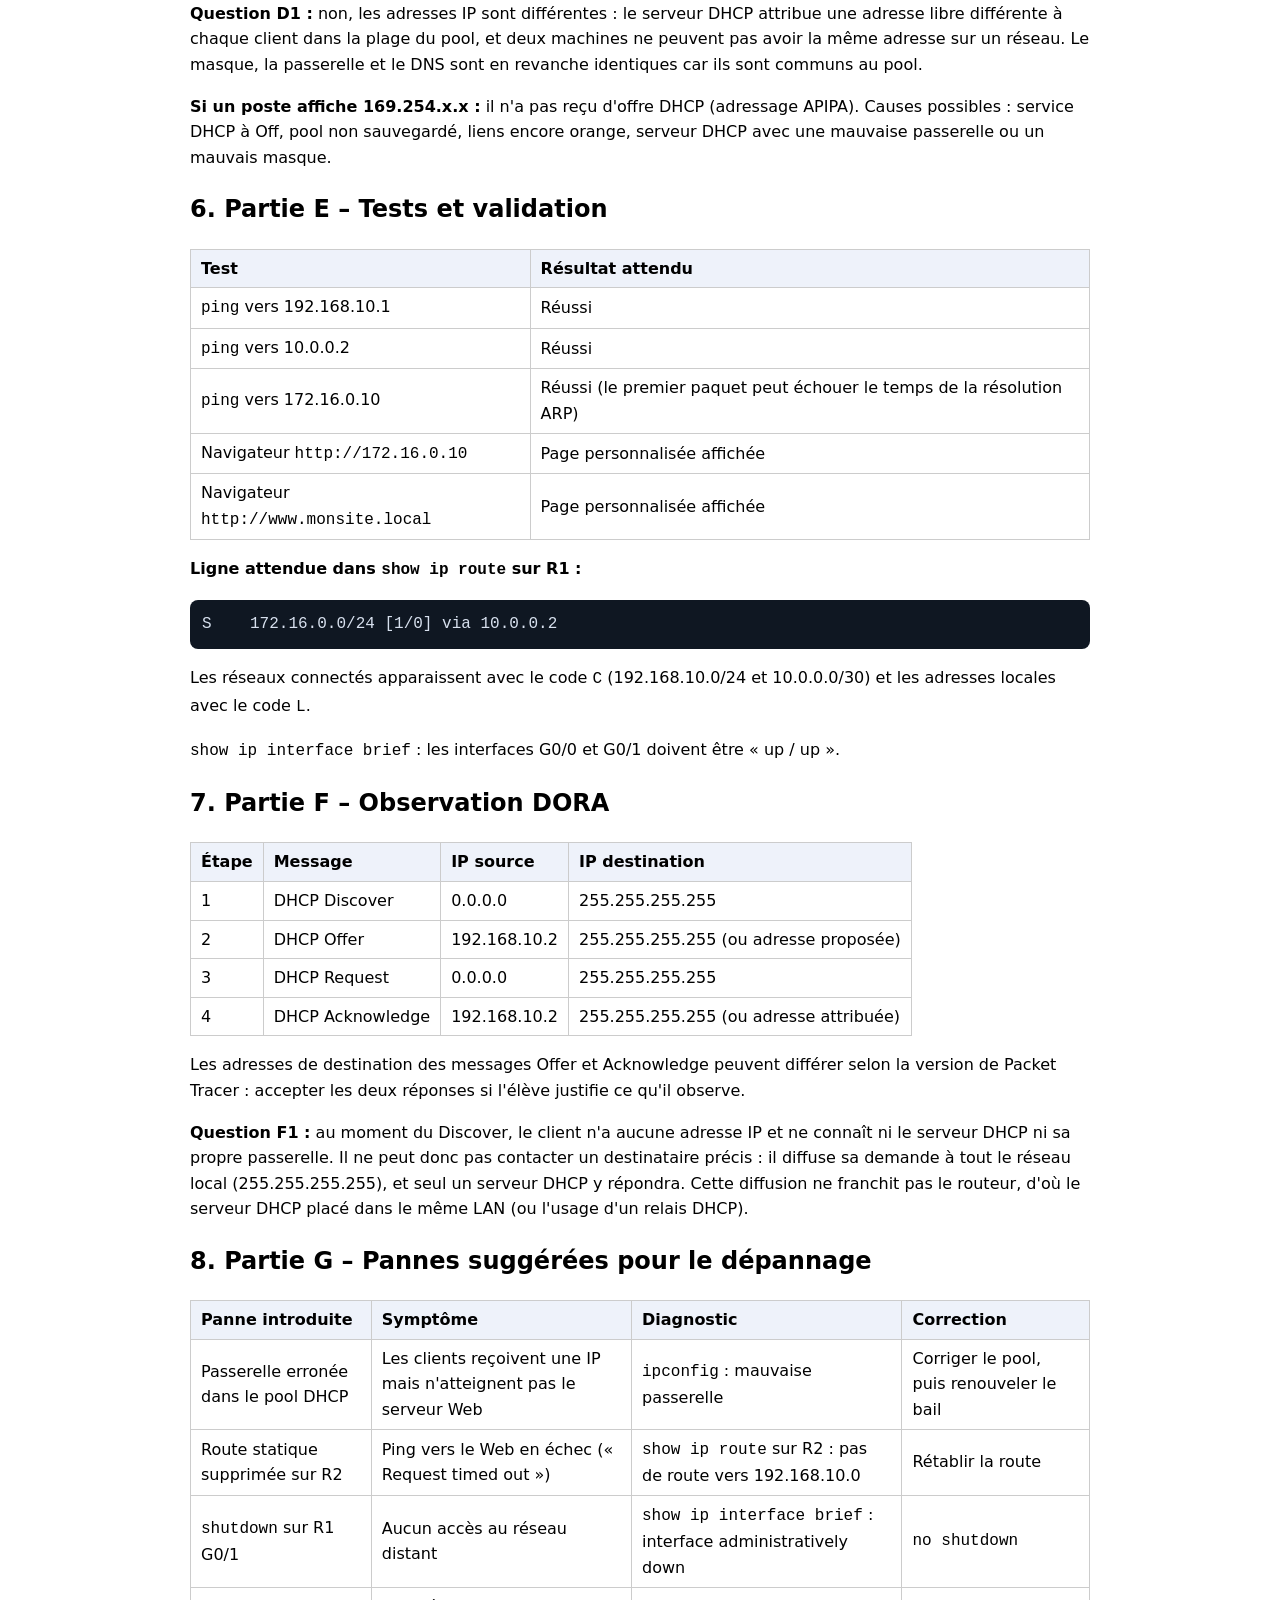
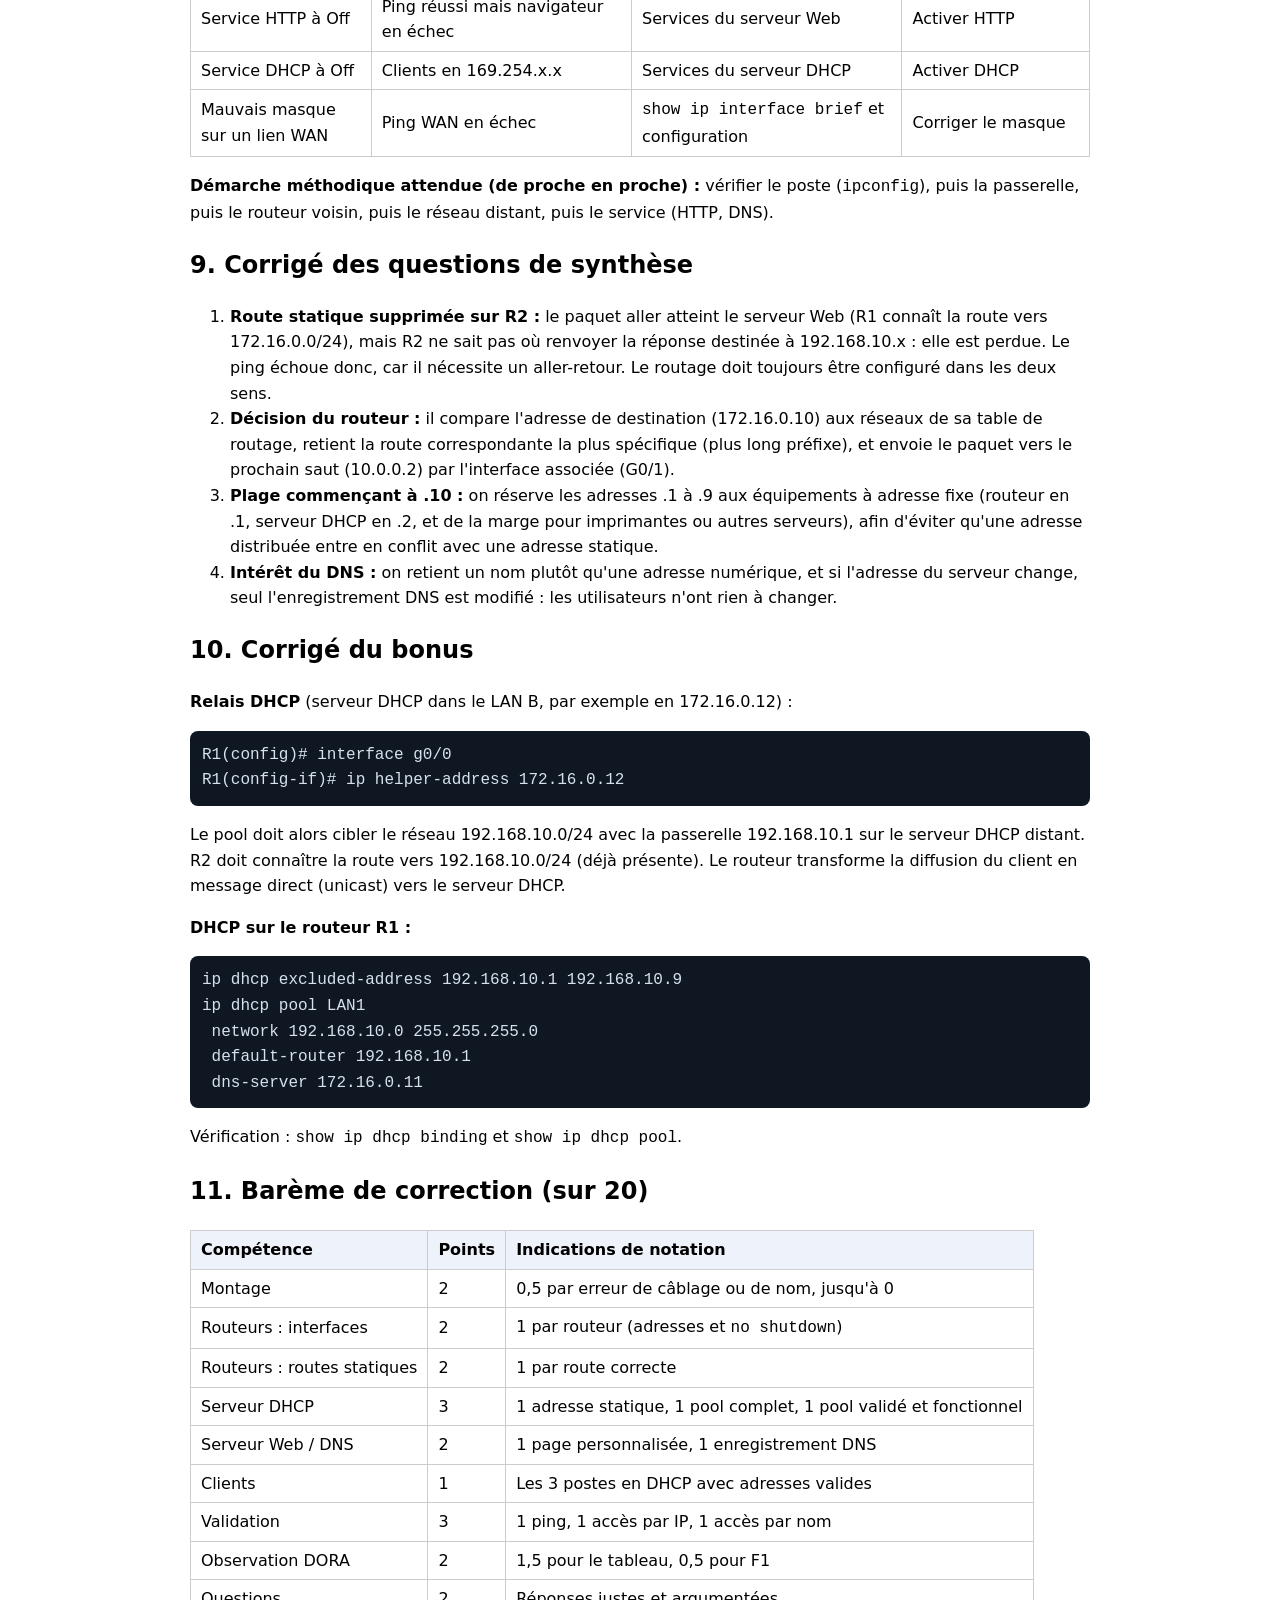
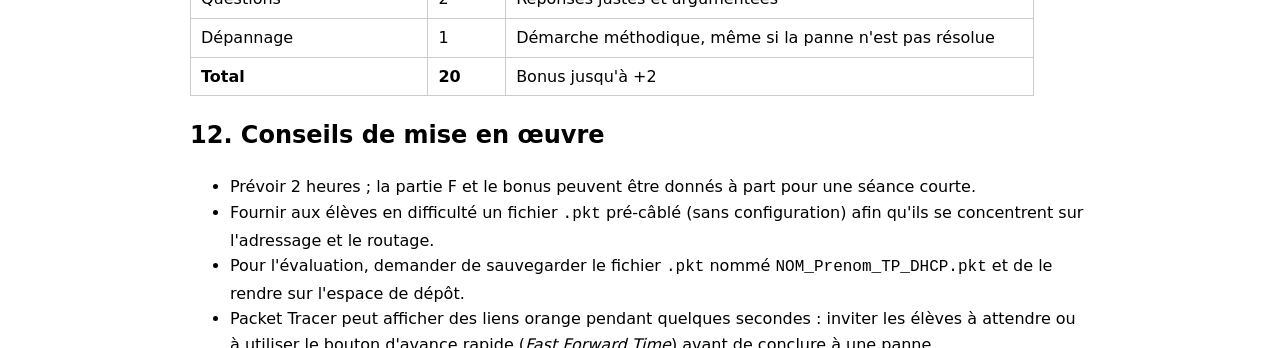
<file: espace-claude/simulateur/docs/tp-dhcp-web-corrige-enseignant.html>
<!DOCTYPE html><html lang="fr"><head><meta charset="utf-8"><meta name="viewport" content="width=device-width,initial-scale=1"><title>TP Packet Tracer : DHCP et serveur Web distant</title><style>body{max-width:900px;margin:0 auto;padding:20px;font:16px/1.6 system-ui,sans-serif}table{border-collapse:collapse;display:block;overflow-x:auto}th,td{border:1px solid #ccc;padding:6px 10px;text-align:left}th{background:#eef2fa}pre{background:#0f1722;color:#d7e0ee;padding:12px;border-radius:8px;overflow-x:auto}code{font-family:ui-monospace,Menlo,monospace}@media print{pre{white-space:pre-wrap}}</style></head><body><h1>TP Packet Tracer : DHCP et serveur Web distant</h1>
<p><strong>Corrigé enseignant</strong> – Ne pas distribuer aux élèves</p>
<h2>1. Rappel de la maquette</h2>
<table>
<thead>
<tr>
<th>Équipement</th>
<th>Interface</th>
<th>Adresse IP</th>
<th>Masque</th>
<th>Passerelle</th>
</tr>
</thead>
<tbody>
<tr>
<td>R1</td>
<td>G0/0 (LAN A)</td>
<td>192.168.10.1</td>
<td>255.255.255.0</td>
<td>–</td>
</tr>
<tr>
<td>R1</td>
<td>G0/1 (WAN)</td>
<td>10.0.0.1</td>
<td>255.255.255.252</td>
<td>–</td>
</tr>
<tr>
<td>R2</td>
<td>G0/1 (WAN)</td>
<td>10.0.0.2</td>
<td>255.255.255.252</td>
<td>–</td>
</tr>
<tr>
<td>R2</td>
<td>G0/0 (LAN B)</td>
<td>172.16.0.1</td>
<td>255.255.255.0</td>
<td>–</td>
</tr>
<tr>
<td>Serveur DHCP</td>
<td>NIC</td>
<td>192.168.10.2</td>
<td>255.255.255.0</td>
<td>192.168.10.1</td>
</tr>
<tr>
<td>Serveur Web</td>
<td>NIC</td>
<td>172.16.0.10</td>
<td>255.255.255.0</td>
<td>172.16.0.1</td>
</tr>
<tr>
<td>Serveur DNS</td>
<td>NIC</td>
<td>172.16.0.11</td>
<td>255.255.255.0</td>
<td>172.16.0.1</td>
</tr>
<tr>
<td>PC0, PC1, Laptop</td>
<td>NIC</td>
<td>DHCP</td>
<td>DHCP</td>
<td>DHCP</td>
</tr>
</tbody>
</table>
<h2>2. Partie A – Montage</h2>
<p><strong>Câblage attendu :</strong></p>
<ul>
<li>PC0, PC1, Laptop et Serveur DHCP vers Switch0 (câbles droits, ports FastEthernet).</li>
<li>Switch0 vers R1 G0/0 (câble droit).</li>
<li>R1 G0/1 vers R2 G0/1 (câble croisé).</li>
<li>R2 G0/0 vers Switch1 (câble droit).</li>
<li>Switch1 vers Serveur Web et Serveur DNS (câbles droits).</li>
</ul>
<p><strong>Question A1 :</strong> on utilise un câble croisé car on relie deux équipements de même nature (routeur vers routeur) : l'émission de l'un doit arriver sur la réception de l'autre. Précision : sur du matériel récent, l'auto-MDIX gère cela, mais dans Packet Tracer le câble croisé est le choix attendu et le plus sûr. Les autres liens sont tous droits entre équipements de nature différente (poste vers switch, switch vers routeur).</p>
<h2>3. Partie B – Configuration des routeurs</h2>
<p><strong>R1</strong></p>
<pre><code>enable
configure terminal
hostname R1
interface g0/0
 ip address 192.168.10.1 255.255.255.0
 no shutdown
interface g0/1
 ip address 10.0.0.1 255.255.255.252
 no shutdown
exit
ip route 172.16.0.0 255.255.255.0 10.0.0.2
end
write memory
</code></pre>
<p><strong>R2</strong></p>
<pre><code>enable
configure terminal
hostname R2
interface g0/0
 ip address 172.16.0.1 255.255.255.0
 no shutdown
interface g0/1
 ip address 10.0.0.2 255.255.255.252
 no shutdown
exit
ip route 192.168.10.0 255.255.255.0 10.0.0.1
end
write memory
</code></pre>
<p><strong>Question B1 :</strong></p>
<ul>
<li>R1 : <code>ip route 172.16.0.0 255.255.255.0 10.0.0.2</code></li>
<li>R2 : <code>ip route 192.168.10.0 255.255.255.0 10.0.0.1</code></li>
</ul>
<p>Chaque route indique : « pour joindre le réseau de destination, envoyer les paquets à l'adresse du routeur voisin (prochain saut) ».</p>
<p><strong>Question B2 :</strong> le masque /30 (255.255.255.252) laisse 2 bits pour la partie hôte, soit 4 adresses au total, dont l'adresse réseau et l'adresse de diffusion. Il reste <strong>2 hôtes</strong> utilisables, ce qui est exactement ce qu'il faut pour une liaison point à point entre deux routeurs.</p>
<p><strong>Erreurs fréquentes :</strong> oubli de <code>no shutdown</code> (interface administrativement down), inversion du masque et de l'adresse de prochain saut dans la route, oubli de la route sur l'un des deux routeurs.</p>
<h2>4. Partie C – Configuration des serveurs</h2>
<p><strong>Serveur DHCP</strong> (<em>Services &gt; DHCP</em>, service <strong>On</strong>) :</p>
<table>
<thead>
<tr>
<th>Paramètre</th>
<th>Valeur</th>
</tr>
</thead>
<tbody>
<tr>
<td>Pool Name</td>
<td>serverPool</td>
</tr>
<tr>
<td>Default Gateway</td>
<td>192.168.10.1</td>
</tr>
<tr>
<td>DNS Server</td>
<td>172.16.0.11</td>
</tr>
<tr>
<td>Start IP Address</td>
<td>192.168.10.10</td>
</tr>
<tr>
<td>Subnet Mask</td>
<td>255.255.255.0</td>
</tr>
<tr>
<td>Maximum Number of Users</td>
<td>50</td>
</tr>
</tbody>
</table>
<p>Cliquer sur <strong>Save</strong> (si le pool <code>serverPool</code> existe déjà, le modifier plutôt que d'en créer un second : il ne peut pas être renommé ni supprimé dans Packet Tracer). Sans validation, le pool n'est pas pris en compte : c'est l'erreur la plus fréquente.</p>
<p><strong>Serveur Web</strong> (<em>Services &gt; HTTP</em>) : HTTP <strong>On</strong>, éditer <code>index.html</code> avec un message contenant le nom de l'élève, puis <strong>Save</strong>.</p>
<p><strong>Serveur DNS</strong> (<em>Services &gt; DNS</em>) : DNS <strong>On</strong>, enregistrement <code>www.monsite.local</code>, type <strong>A Record</strong>, adresse <code>172.16.0.10</code>, puis <strong>Add</strong>.</p>
<p><strong>Question C1 :</strong> un serveur doit être joignable à une adresse fixe et connue. Les clients, le DNS et la configuration du DHCP s'appuient sur cette adresse. Avec une adresse dynamique, elle pourrait changer et rendre le service injoignable. De plus, le serveur DHCP ne peut pas obtenir son adresse de lui-même : c'est lui qui distribue les adresses.</p>
<h2>5. Partie D – Clients</h2>
<p>Résultat attendu (l'ordre d'attribution peut varier) :</p>
<table>
<thead>
<tr>
<th>Poste</th>
<th>Adresse IP</th>
<th>Masque</th>
<th>Passerelle</th>
<th>DNS</th>
</tr>
</thead>
<tbody>
<tr>
<td>PC0</td>
<td>192.168.10.10</td>
<td>255.255.255.0</td>
<td>192.168.10.1</td>
<td>172.16.0.11</td>
</tr>
<tr>
<td>PC1</td>
<td>192.168.10.11</td>
<td>255.255.255.0</td>
<td>192.168.10.1</td>
<td>172.16.0.11</td>
</tr>
<tr>
<td>Laptop</td>
<td>192.168.10.12</td>
<td>255.255.255.0</td>
<td>192.168.10.1</td>
<td>172.16.0.11</td>
</tr>
</tbody>
</table>
<p><strong>Question D1 :</strong> non, les adresses IP sont différentes : le serveur DHCP attribue une adresse libre différente à chaque client dans la plage du pool, et deux machines ne peuvent pas avoir la même adresse sur un réseau. Le masque, la passerelle et le DNS sont en revanche identiques car ils sont communs au pool.</p>
<p><strong>Si un poste affiche 169.254.x.x :</strong> il n'a pas reçu d'offre DHCP (adressage APIPA). Causes possibles : service DHCP à Off, pool non sauvegardé, liens encore orange, serveur DHCP avec une mauvaise passerelle ou un mauvais masque.</p>
<h2>6. Partie E – Tests et validation</h2>
<table>
<thead>
<tr>
<th>Test</th>
<th>Résultat attendu</th>
</tr>
</thead>
<tbody>
<tr>
<td><code>ping</code> vers 192.168.10.1</td>
<td>Réussi</td>
</tr>
<tr>
<td><code>ping</code> vers 10.0.0.2</td>
<td>Réussi</td>
</tr>
<tr>
<td><code>ping</code> vers 172.16.0.10</td>
<td>Réussi (le premier paquet peut échouer le temps de la résolution ARP)</td>
</tr>
<tr>
<td>Navigateur <code>http://172.16.0.10</code></td>
<td>Page personnalisée affichée</td>
</tr>
<tr>
<td>Navigateur <code>http://www.monsite.local</code></td>
<td>Page personnalisée affichée</td>
</tr>
</tbody>
</table>
<p><strong>Ligne attendue dans <code>show ip route</code> sur R1 :</strong></p>
<pre><code>S    172.16.0.0/24 [1/0] via 10.0.0.2
</code></pre>
<p>Les réseaux connectés apparaissent avec le code <code>C</code> (192.168.10.0/24 et 10.0.0.0/30) et les adresses locales avec le code <code>L</code>.</p>
<p><code>show ip interface brief</code> : les interfaces G0/0 et G0/1 doivent être « up / up ».</p>
<h2>7. Partie F – Observation DORA</h2>
<table>
<thead>
<tr>
<th>Étape</th>
<th>Message</th>
<th>IP source</th>
<th>IP destination</th>
</tr>
</thead>
<tbody>
<tr>
<td>1</td>
<td>DHCP Discover</td>
<td>0.0.0.0</td>
<td>255.255.255.255</td>
</tr>
<tr>
<td>2</td>
<td>DHCP Offer</td>
<td>192.168.10.2</td>
<td>255.255.255.255 (ou adresse proposée)</td>
</tr>
<tr>
<td>3</td>
<td>DHCP Request</td>
<td>0.0.0.0</td>
<td>255.255.255.255</td>
</tr>
<tr>
<td>4</td>
<td>DHCP Acknowledge</td>
<td>192.168.10.2</td>
<td>255.255.255.255 (ou adresse attribuée)</td>
</tr>
</tbody>
</table>
<p>Les adresses de destination des messages Offer et Acknowledge peuvent différer selon la version de Packet Tracer : accepter les deux réponses si l'élève justifie ce qu'il observe.</p>
<p><strong>Question F1 :</strong> au moment du Discover, le client n'a aucune adresse IP et ne connaît ni le serveur DHCP ni sa propre passerelle. Il ne peut donc pas contacter un destinataire précis : il diffuse sa demande à tout le réseau local (255.255.255.255), et seul un serveur DHCP y répondra. Cette diffusion ne franchit pas le routeur, d'où le serveur DHCP placé dans le même LAN (ou l'usage d'un relais DHCP).</p>
<h2>8. Partie G – Pannes suggérées pour le dépannage</h2>
<table>
<thead>
<tr>
<th>Panne introduite</th>
<th>Symptôme</th>
<th>Diagnostic</th>
<th>Correction</th>
</tr>
</thead>
<tbody>
<tr>
<td>Passerelle erronée dans le pool DHCP</td>
<td>Les clients reçoivent une IP mais n'atteignent pas le serveur Web</td>
<td><code>ipconfig</code> : mauvaise passerelle</td>
<td>Corriger le pool, puis renouveler le bail</td>
</tr>
<tr>
<td>Route statique supprimée sur R2</td>
<td>Ping vers le Web en échec (« Request timed out »)</td>
<td><code>show ip route</code> sur R2 : pas de route vers 192.168.10.0</td>
<td>Rétablir la route</td>
</tr>
<tr>
<td><code>shutdown</code> sur R1 G0/1</td>
<td>Aucun accès au réseau distant</td>
<td><code>show ip interface brief</code> : interface administratively down</td>
<td><code>no shutdown</code></td>
</tr>
<tr>
<td>Service HTTP à Off</td>
<td>Ping réussi mais navigateur en échec</td>
<td>Services du serveur Web</td>
<td>Activer HTTP</td>
</tr>
<tr>
<td>Service DHCP à Off</td>
<td>Clients en 169.254.x.x</td>
<td>Services du serveur DHCP</td>
<td>Activer DHCP</td>
</tr>
<tr>
<td>Mauvais masque sur un lien WAN</td>
<td>Ping WAN en échec</td>
<td><code>show ip interface brief</code> et configuration</td>
<td>Corriger le masque</td>
</tr>
</tbody>
</table>
<p><strong>Démarche méthodique attendue (de proche en proche) :</strong> vérifier le poste (<code>ipconfig</code>), puis la passerelle, puis le routeur voisin, puis le réseau distant, puis le service (HTTP, DNS).</p>
<h2>9. Corrigé des questions de synthèse</h2>
<ol>
<li><strong>Route statique supprimée sur R2 :</strong> le paquet aller atteint le serveur Web (R1 connaît la route vers 172.16.0.0/24), mais R2 ne sait pas où renvoyer la réponse destinée à 192.168.10.x : elle est perdue. Le ping échoue donc, car il nécessite un aller-retour. Le routage doit toujours être configuré dans les deux sens.</li>
<li><strong>Décision du routeur :</strong> il compare l'adresse de destination (172.16.0.10) aux réseaux de sa table de routage, retient la route correspondante la plus spécifique (plus long préfixe), et envoie le paquet vers le prochain saut (10.0.0.2) par l'interface associée (G0/1).</li>
<li><strong>Plage commençant à .10 :</strong> on réserve les adresses .1 à .9 aux équipements à adresse fixe (routeur en .1, serveur DHCP en .2, et de la marge pour imprimantes ou autres serveurs), afin d'éviter qu'une adresse distribuée entre en conflit avec une adresse statique.</li>
<li><strong>Intérêt du DNS :</strong> on retient un nom plutôt qu'une adresse numérique, et si l'adresse du serveur change, seul l'enregistrement DNS est modifié : les utilisateurs n'ont rien à changer.</li>
</ol>
<h2>10. Corrigé du bonus</h2>
<p><strong>Relais DHCP</strong> (serveur DHCP dans le LAN B, par exemple en 172.16.0.12) :</p>
<pre><code>R1(config)# interface g0/0
R1(config-if)# ip helper-address 172.16.0.12
</code></pre>
<p>Le pool doit alors cibler le réseau 192.168.10.0/24 avec la passerelle 192.168.10.1 sur le serveur DHCP distant. R2 doit connaître la route vers 192.168.10.0/24 (déjà présente). Le routeur transforme la diffusion du client en message direct (unicast) vers le serveur DHCP.</p>
<p><strong>DHCP sur le routeur R1 :</strong></p>
<pre><code>ip dhcp excluded-address 192.168.10.1 192.168.10.9
ip dhcp pool LAN1
 network 192.168.10.0 255.255.255.0
 default-router 192.168.10.1
 dns-server 172.16.0.11
</code></pre>
<p>Vérification : <code>show ip dhcp binding</code> et <code>show ip dhcp pool</code>.</p>
<h2>11. Barème de correction (sur 20)</h2>
<table>
<thead>
<tr>
<th>Compétence</th>
<th>Points</th>
<th>Indications de notation</th>
</tr>
</thead>
<tbody>
<tr>
<td>Montage</td>
<td>2</td>
<td>0,5 par erreur de câblage ou de nom, jusqu'à 0</td>
</tr>
<tr>
<td>Routeurs : interfaces</td>
<td>2</td>
<td>1 par routeur (adresses et <code>no shutdown</code>)</td>
</tr>
<tr>
<td>Routeurs : routes statiques</td>
<td>2</td>
<td>1 par route correcte</td>
</tr>
<tr>
<td>Serveur DHCP</td>
<td>3</td>
<td>1 adresse statique, 1 pool complet, 1 pool validé et fonctionnel</td>
</tr>
<tr>
<td>Serveur Web / DNS</td>
<td>2</td>
<td>1 page personnalisée, 1 enregistrement DNS</td>
</tr>
<tr>
<td>Clients</td>
<td>1</td>
<td>Les 3 postes en DHCP avec adresses valides</td>
</tr>
<tr>
<td>Validation</td>
<td>3</td>
<td>1 ping, 1 accès par IP, 1 accès par nom</td>
</tr>
<tr>
<td>Observation DORA</td>
<td>2</td>
<td>1,5 pour le tableau, 0,5 pour F1</td>
</tr>
<tr>
<td>Questions</td>
<td>2</td>
<td>Réponses justes et argumentées</td>
</tr>
<tr>
<td>Dépannage</td>
<td>1</td>
<td>Démarche méthodique, même si la panne n'est pas résolue</td>
</tr>
<tr>
<td><strong>Total</strong></td>
<td><strong>20</strong></td>
<td>Bonus jusqu'à +2</td>
</tr>
</tbody>
</table>
<h2>12. Conseils de mise en œuvre</h2>
<ul>
<li>Prévoir 2 heures ; la partie F et le bonus peuvent être donnés à part pour une séance courte.</li>
<li>Fournir aux élèves en difficulté un fichier <code>.pkt</code> pré-câblé (sans configuration) afin qu'ils se concentrent sur l'adressage et le routage.</li>
<li>Pour l'évaluation, demander de sauvegarder le fichier <code>.pkt</code> nommé <code>NOM_Prenom_TP_DHCP.pkt</code> et de le rendre sur l'espace de dépôt.</li>
<li>Packet Tracer peut afficher des liens orange pendant quelques secondes : inviter les élèves à attendre ou à utiliser le bouton d'avance rapide (<em>Fast Forward Time</em>) avant de conclure à une panne.</li>
</ul></body></html>
</file>
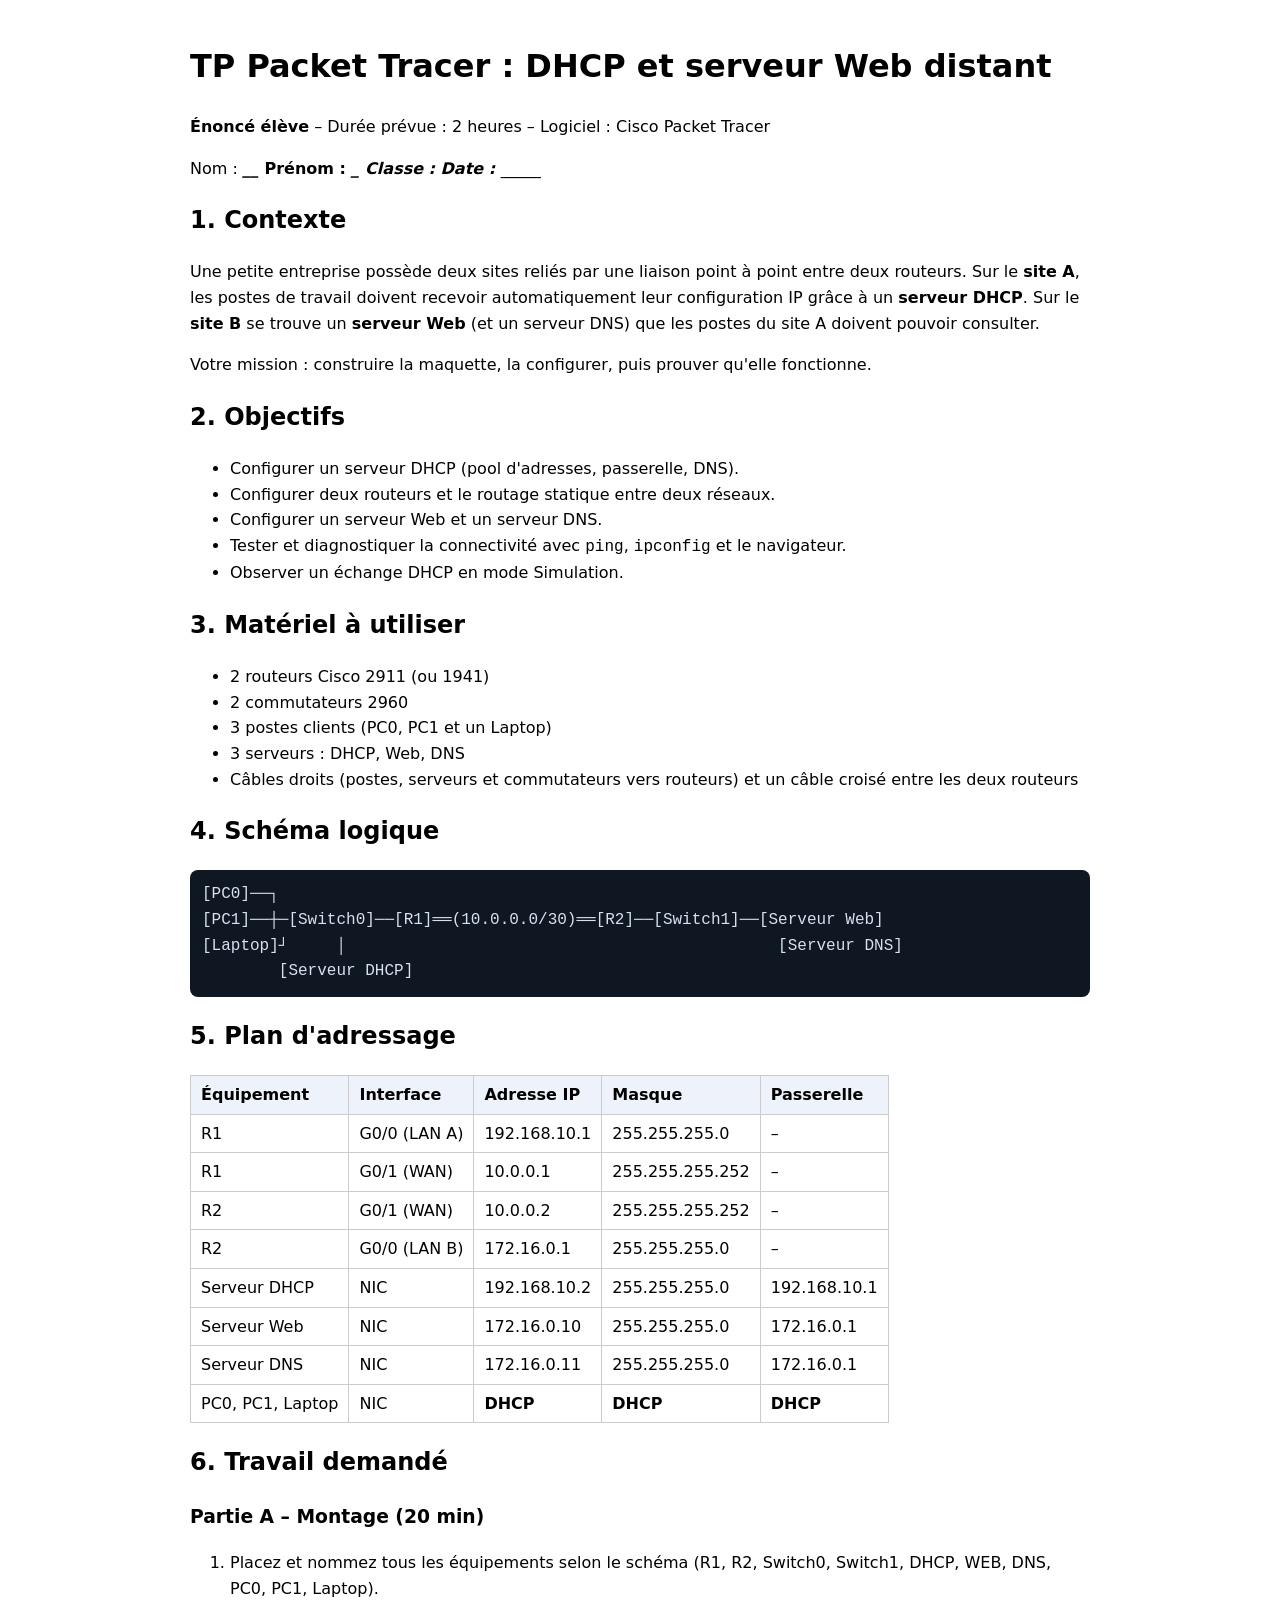
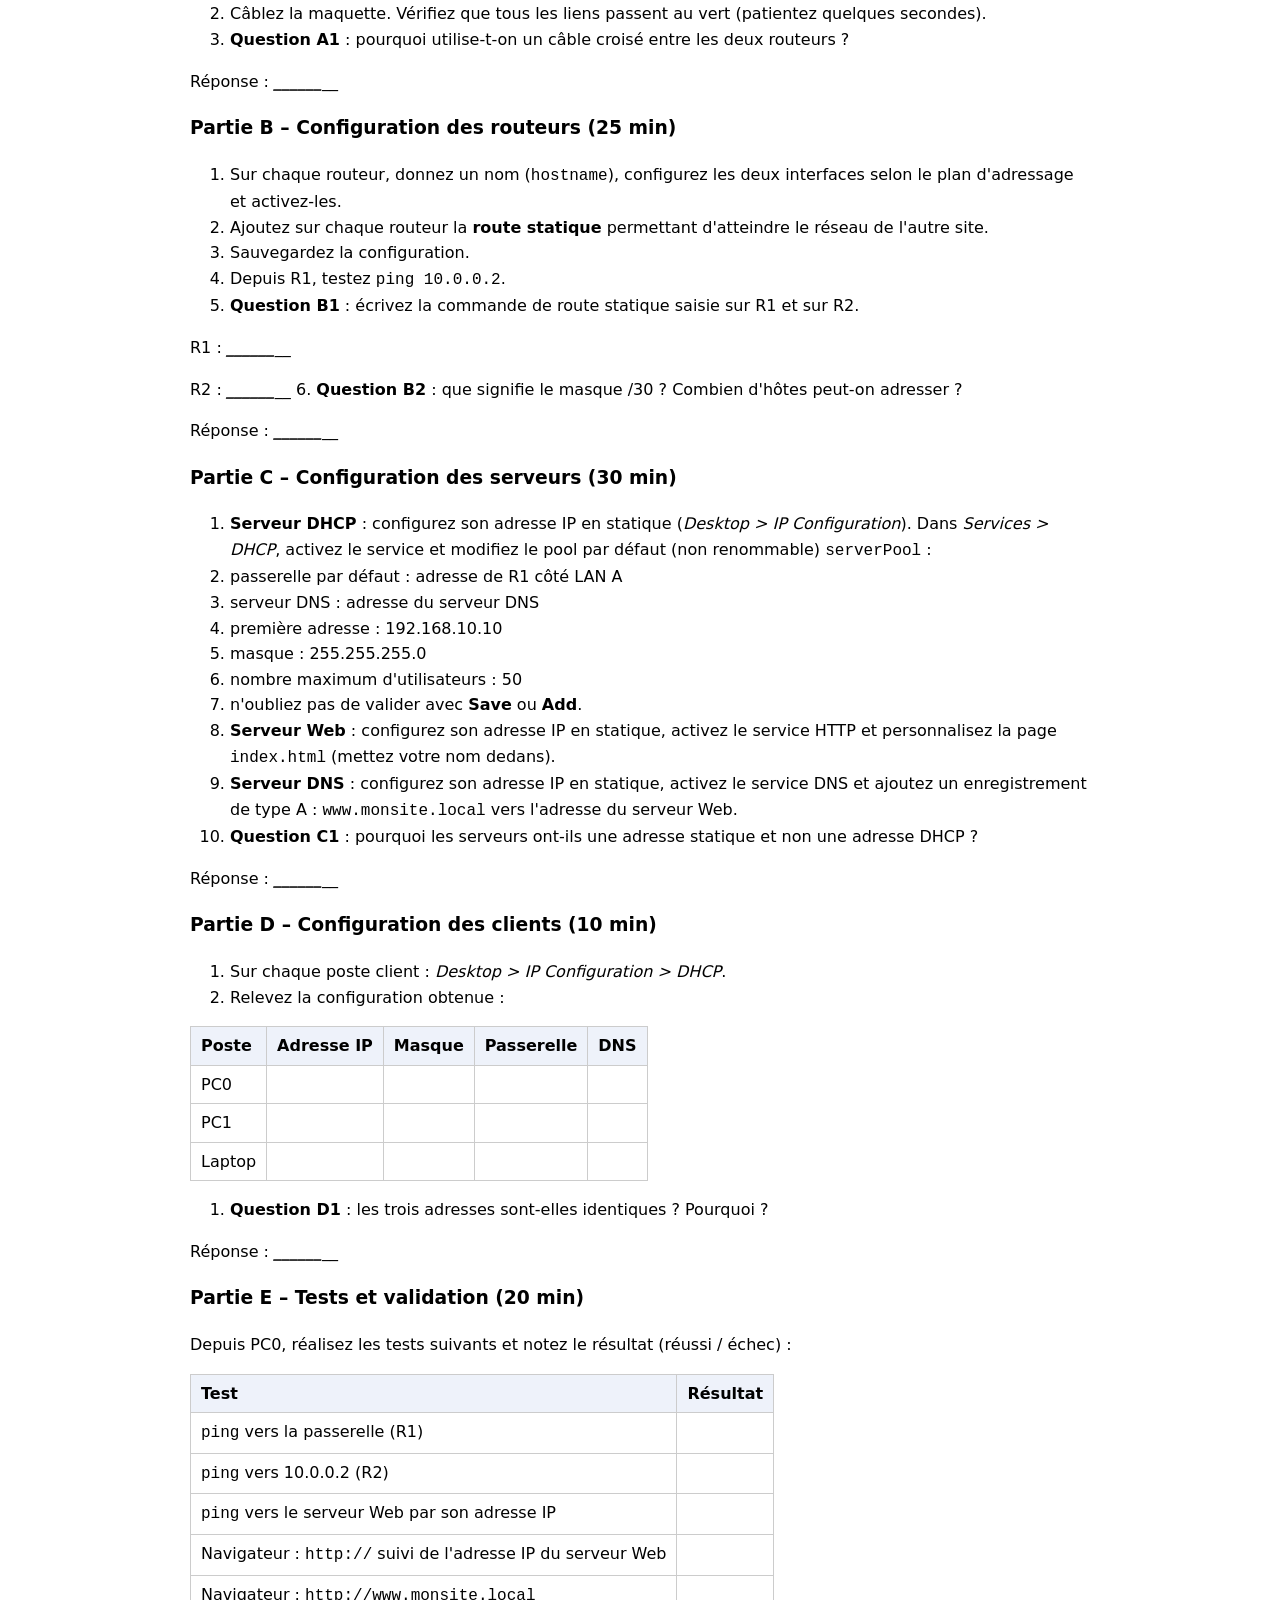
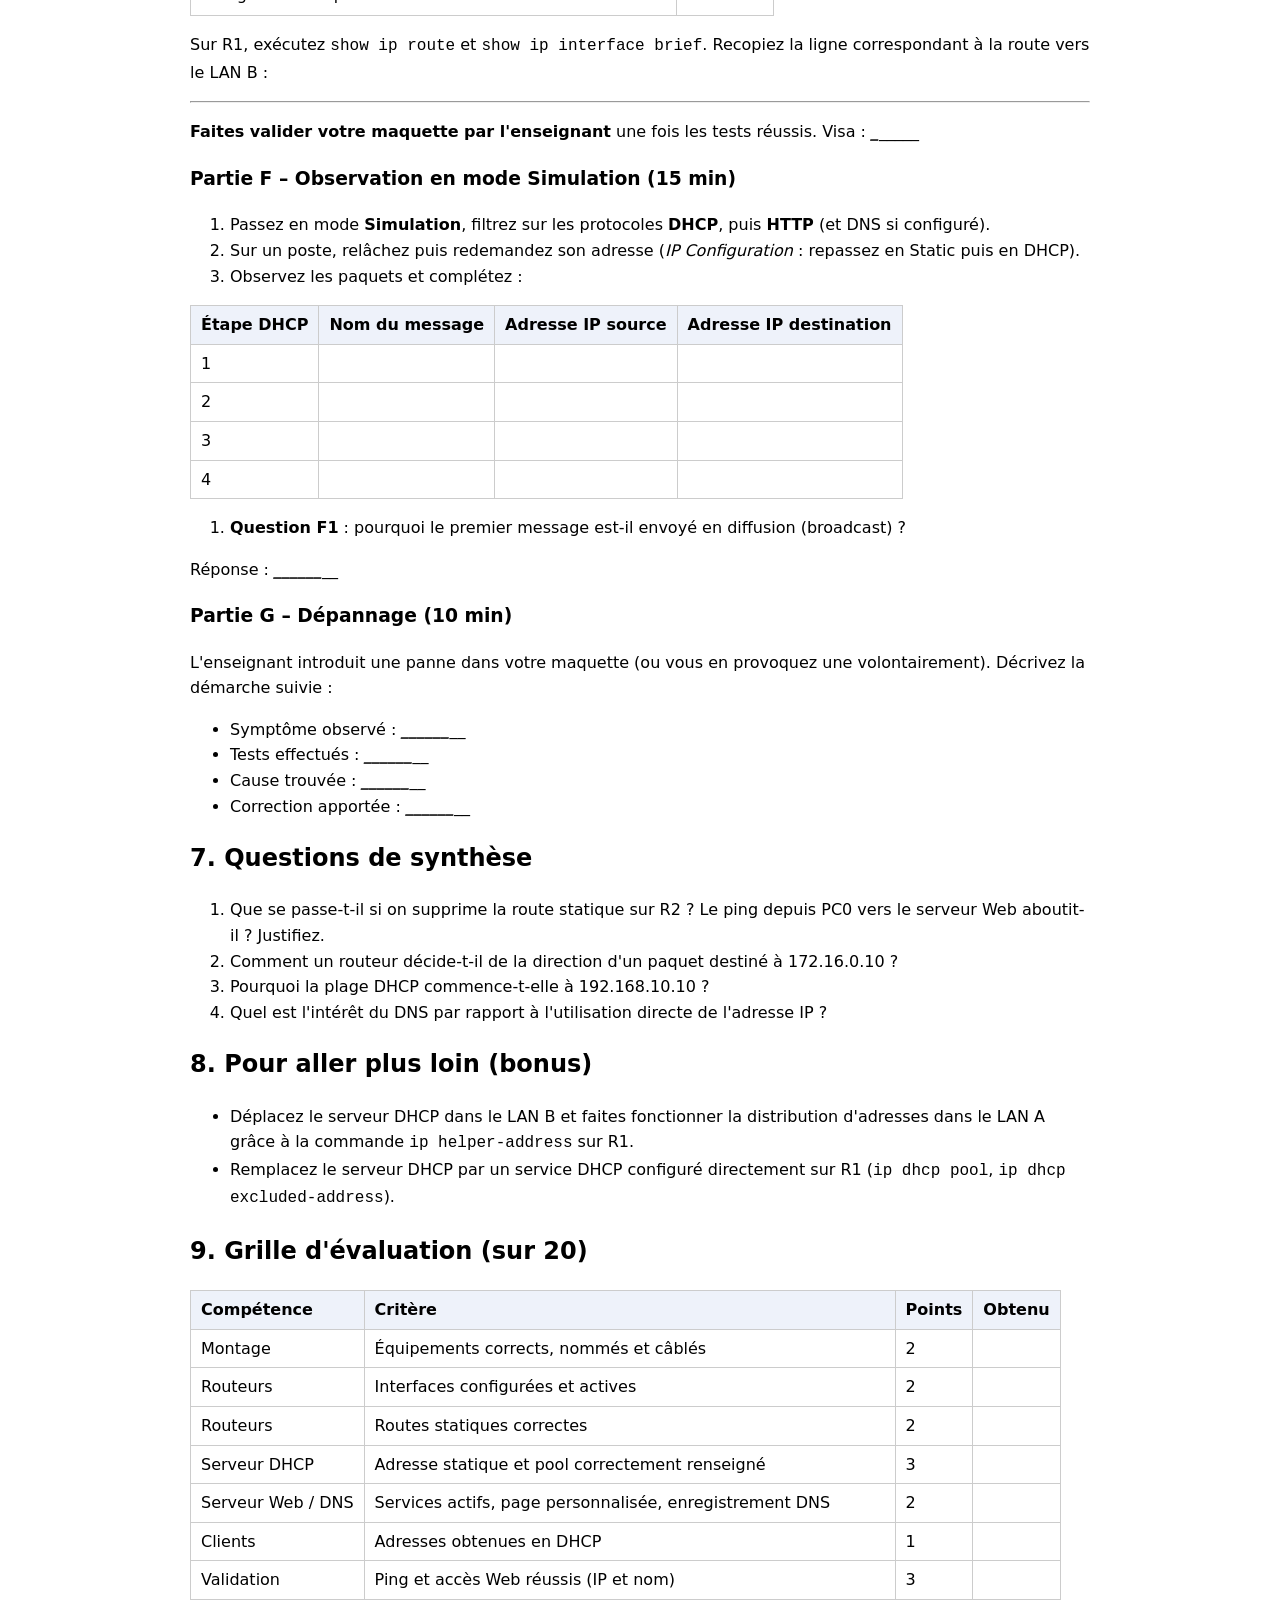
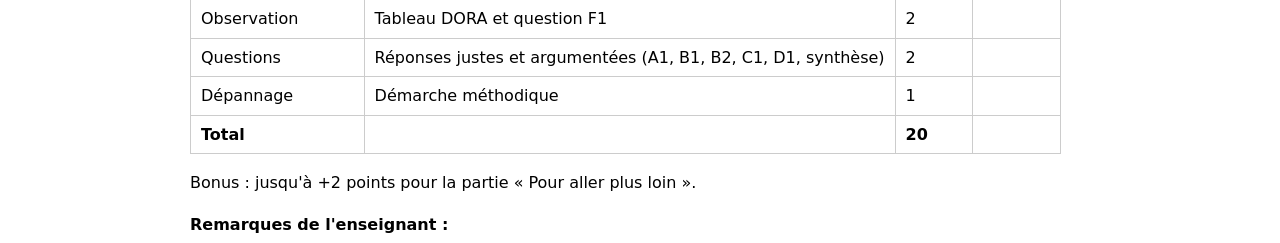
<file: espace-claude/simulateur/docs/tp-dhcp-web-enonce-eleve.html>
<!DOCTYPE html><html lang="fr"><head><meta charset="utf-8"><meta name="viewport" content="width=device-width,initial-scale=1"><title>TP Packet Tracer : DHCP et serveur Web distant</title><style>body{max-width:900px;margin:0 auto;padding:20px;font:16px/1.6 system-ui,sans-serif}table{border-collapse:collapse;display:block;overflow-x:auto}th,td{border:1px solid #ccc;padding:6px 10px;text-align:left}th{background:#eef2fa}pre{background:#0f1722;color:#d7e0ee;padding:12px;border-radius:8px;overflow-x:auto}code{font-family:ui-monospace,Menlo,monospace}@media print{pre{white-space:pre-wrap}}</style></head><body><h1>TP Packet Tracer : DHCP et serveur Web distant</h1>
<p><strong>Énoncé élève</strong> – Durée prévue : 2 heures – Logiciel : Cisco Packet Tracer</p>
<p>Nom : <strong><em>_</em></strong><strong><em>_</em>  Prénom : </strong><strong><em>_</em></strong><strong><em>  Classe : </em></strong><strong><em>  Date : </em></strong>_____</p>
<h2>1. Contexte</h2>
<p>Une petite entreprise possède deux sites reliés par une liaison point à point entre deux routeurs. Sur le <strong>site A</strong>, les postes de travail doivent recevoir automatiquement leur configuration IP grâce à un <strong>serveur DHCP</strong>. Sur le <strong>site B</strong> se trouve un <strong>serveur Web</strong> (et un serveur DNS) que les postes du site A doivent pouvoir consulter.</p>
<p>Votre mission : construire la maquette, la configurer, puis prouver qu'elle fonctionne.</p>
<h2>2. Objectifs</h2>
<ul>
<li>Configurer un serveur DHCP (pool d'adresses, passerelle, DNS).</li>
<li>Configurer deux routeurs et le routage statique entre deux réseaux.</li>
<li>Configurer un serveur Web et un serveur DNS.</li>
<li>Tester et diagnostiquer la connectivité avec <code>ping</code>, <code>ipconfig</code> et le navigateur.</li>
<li>Observer un échange DHCP en mode Simulation.</li>
</ul>
<h2>3. Matériel à utiliser</h2>
<ul>
<li>2 routeurs Cisco 2911 (ou 1941)</li>
<li>2 commutateurs 2960</li>
<li>3 postes clients (PC0, PC1 et un Laptop)</li>
<li>3 serveurs : DHCP, Web, DNS</li>
<li>Câbles droits (postes, serveurs et commutateurs vers routeurs) et un câble croisé entre les deux routeurs</li>
</ul>
<h2>4. Schéma logique</h2>
<pre><code>[PC0]──┐
[PC1]──┼─[Switch0]──[R1]══(10.0.0.0/30)══[R2]──[Switch1]──[Serveur Web]
[Laptop]┘     │                                             [Serveur DNS]
        [Serveur DHCP]
</code></pre>
<h2>5. Plan d'adressage</h2>
<table>
<thead>
<tr>
<th>Équipement</th>
<th>Interface</th>
<th>Adresse IP</th>
<th>Masque</th>
<th>Passerelle</th>
</tr>
</thead>
<tbody>
<tr>
<td>R1</td>
<td>G0/0 (LAN A)</td>
<td>192.168.10.1</td>
<td>255.255.255.0</td>
<td>–</td>
</tr>
<tr>
<td>R1</td>
<td>G0/1 (WAN)</td>
<td>10.0.0.1</td>
<td>255.255.255.252</td>
<td>–</td>
</tr>
<tr>
<td>R2</td>
<td>G0/1 (WAN)</td>
<td>10.0.0.2</td>
<td>255.255.255.252</td>
<td>–</td>
</tr>
<tr>
<td>R2</td>
<td>G0/0 (LAN B)</td>
<td>172.16.0.1</td>
<td>255.255.255.0</td>
<td>–</td>
</tr>
<tr>
<td>Serveur DHCP</td>
<td>NIC</td>
<td>192.168.10.2</td>
<td>255.255.255.0</td>
<td>192.168.10.1</td>
</tr>
<tr>
<td>Serveur Web</td>
<td>NIC</td>
<td>172.16.0.10</td>
<td>255.255.255.0</td>
<td>172.16.0.1</td>
</tr>
<tr>
<td>Serveur DNS</td>
<td>NIC</td>
<td>172.16.0.11</td>
<td>255.255.255.0</td>
<td>172.16.0.1</td>
</tr>
<tr>
<td>PC0, PC1, Laptop</td>
<td>NIC</td>
<td><strong>DHCP</strong></td>
<td><strong>DHCP</strong></td>
<td><strong>DHCP</strong></td>
</tr>
</tbody>
</table>
<h2>6. Travail demandé</h2>
<h3>Partie A – Montage (20 min)</h3>
<ol>
<li>Placez et nommez tous les équipements selon le schéma (R1, R2, Switch0, Switch1, DHCP, WEB, DNS, PC0, PC1, Laptop).</li>
<li>Câblez la maquette. Vérifiez que tous les liens passent au vert (patientez quelques secondes).</li>
<li><strong>Question A1</strong> : pourquoi utilise-t-on un câble croisé entre les deux routeurs ?</li>
</ol>
<p>Réponse : <strong><em>_</em></strong><strong><em>_</em></strong><strong><em>_</em></strong><strong><em>_</em></strong><strong><em>_</em></strong><strong><em>_</em></strong>__</p>
<h3>Partie B – Configuration des routeurs (25 min)</h3>
<ol>
<li>Sur chaque routeur, donnez un nom (<code>hostname</code>), configurez les deux interfaces selon le plan d'adressage et activez-les.</li>
<li>Ajoutez sur chaque routeur la <strong>route statique</strong> permettant d'atteindre le réseau de l'autre site.</li>
<li>Sauvegardez la configuration.</li>
<li>Depuis R1, testez <code>ping 10.0.0.2</code>.</li>
<li><strong>Question B1</strong> : écrivez la commande de route statique saisie sur R1 et sur R2.</li>
</ol>
<p>R1 : <strong><em>_</em></strong><strong><em>_</em></strong><strong><em>_</em></strong><strong><em>_</em></strong><strong><em>_</em></strong><strong><em>_</em></strong>__</p>
<p>R2 : <strong><em>_</em></strong><strong><em>_</em></strong><strong><em>_</em></strong><strong><em>_</em></strong><strong><em>_</em></strong><strong><em>_</em></strong>__
6. <strong>Question B2</strong> : que signifie le masque /30 ? Combien d'hôtes peut-on adresser ?</p>
<p>Réponse : <strong><em>_</em></strong><strong><em>_</em></strong><strong><em>_</em></strong><strong><em>_</em></strong><strong><em>_</em></strong><strong><em>_</em></strong>__</p>
<h3>Partie C – Configuration des serveurs (30 min)</h3>
<ol>
<li><strong>Serveur DHCP</strong> : configurez son adresse IP en statique (<em>Desktop &gt; IP Configuration</em>). Dans <em>Services &gt; DHCP</em>, activez le service et modifiez le pool par défaut (non renommable) <code>serverPool</code> :</li>
<li>passerelle par défaut : adresse de R1 côté LAN A</li>
<li>serveur DNS : adresse du serveur DNS</li>
<li>première adresse : 192.168.10.10</li>
<li>masque : 255.255.255.0</li>
<li>nombre maximum d'utilisateurs : 50</li>
<li>n'oubliez pas de valider avec <strong>Save</strong> ou <strong>Add</strong>.</li>
<li><strong>Serveur Web</strong> : configurez son adresse IP en statique, activez le service HTTP et personnalisez la page <code>index.html</code> (mettez votre nom dedans).</li>
<li><strong>Serveur DNS</strong> : configurez son adresse IP en statique, activez le service DNS et ajoutez un enregistrement de type A : <code>www.monsite.local</code> vers l'adresse du serveur Web.</li>
<li><strong>Question C1</strong> : pourquoi les serveurs ont-ils une adresse statique et non une adresse DHCP ?</li>
</ol>
<p>Réponse : <strong><em>_</em></strong><strong><em>_</em></strong><strong><em>_</em></strong><strong><em>_</em></strong><strong><em>_</em></strong><strong><em>_</em></strong>__</p>
<h3>Partie D – Configuration des clients (10 min)</h3>
<ol>
<li>Sur chaque poste client : <em>Desktop &gt; IP Configuration &gt; DHCP</em>.</li>
<li>Relevez la configuration obtenue :</li>
</ol>
<table>
<thead>
<tr>
<th>Poste</th>
<th>Adresse IP</th>
<th>Masque</th>
<th>Passerelle</th>
<th>DNS</th>
</tr>
</thead>
<tbody>
<tr>
<td>PC0</td>
<td></td>
<td></td>
<td></td>
<td></td>
</tr>
<tr>
<td>PC1</td>
<td></td>
<td></td>
<td></td>
<td></td>
</tr>
<tr>
<td>Laptop</td>
<td></td>
<td></td>
<td></td>
<td></td>
</tr>
</tbody>
</table>
<ol>
<li><strong>Question D1</strong> : les trois adresses sont-elles identiques ? Pourquoi ?</li>
</ol>
<p>Réponse : <strong><em>_</em></strong><strong><em>_</em></strong><strong><em>_</em></strong><strong><em>_</em></strong><strong><em>_</em></strong><strong><em>_</em></strong>__</p>
<h3>Partie E – Tests et validation (20 min)</h3>
<p>Depuis PC0, réalisez les tests suivants et notez le résultat (réussi / échec) :</p>
<table>
<thead>
<tr>
<th>Test</th>
<th>Résultat</th>
</tr>
</thead>
<tbody>
<tr>
<td><code>ping</code> vers la passerelle (R1)</td>
<td></td>
</tr>
<tr>
<td><code>ping</code> vers 10.0.0.2 (R2)</td>
<td></td>
</tr>
<tr>
<td><code>ping</code> vers le serveur Web par son adresse IP</td>
<td></td>
</tr>
<tr>
<td>Navigateur : <code>http://</code> suivi de l'adresse IP du serveur Web</td>
<td></td>
</tr>
<tr>
<td>Navigateur : <code>http://www.monsite.local</code></td>
<td></td>
</tr>
</tbody>
</table>
<p>Sur R1, exécutez <code>show ip route</code> et <code>show ip interface brief</code>. Recopiez la ligne correspondant à la route vers le LAN B :</p>
<hr />
<p><strong>Faites valider votre maquette par l'enseignant</strong> une fois les tests réussis. Visa : <strong><em>_</em></strong>_____</p>
<h3>Partie F – Observation en mode Simulation (15 min)</h3>
<ol>
<li>Passez en mode <strong>Simulation</strong>, filtrez sur les protocoles <strong>DHCP</strong>, puis <strong>HTTP</strong> (et DNS si configuré).</li>
<li>Sur un poste, relâchez puis redemandez son adresse (<em>IP Configuration</em> : repassez en Static puis en DHCP).</li>
<li>Observez les paquets et complétez :</li>
</ol>
<table>
<thead>
<tr>
<th>Étape DHCP</th>
<th>Nom du message</th>
<th>Adresse IP source</th>
<th>Adresse IP destination</th>
</tr>
</thead>
<tbody>
<tr>
<td>1</td>
<td></td>
<td></td>
<td></td>
</tr>
<tr>
<td>2</td>
<td></td>
<td></td>
<td></td>
</tr>
<tr>
<td>3</td>
<td></td>
<td></td>
<td></td>
</tr>
<tr>
<td>4</td>
<td></td>
<td></td>
<td></td>
</tr>
</tbody>
</table>
<ol>
<li><strong>Question F1</strong> : pourquoi le premier message est-il envoyé en diffusion (broadcast) ?</li>
</ol>
<p>Réponse : <strong><em>_</em></strong><strong><em>_</em></strong><strong><em>_</em></strong><strong><em>_</em></strong><strong><em>_</em></strong><strong><em>_</em></strong>__</p>
<h3>Partie G – Dépannage (10 min)</h3>
<p>L'enseignant introduit une panne dans votre maquette (ou vous en provoquez une volontairement). Décrivez la démarche suivie :</p>
<ul>
<li>Symptôme observé : <strong><em>_</em></strong><strong><em>_</em></strong><strong><em>_</em></strong><strong><em>_</em></strong><strong><em>_</em></strong><strong><em>_</em></strong>__</li>
<li>Tests effectués : <strong><em>_</em></strong><strong><em>_</em></strong><strong><em>_</em></strong><strong><em>_</em></strong><strong><em>_</em></strong><strong><em>_</em></strong>__</li>
<li>Cause trouvée : <strong><em>_</em></strong><strong><em>_</em></strong><strong><em>_</em></strong><strong><em>_</em></strong><strong><em>_</em></strong><strong><em>_</em></strong>__</li>
<li>Correction apportée : <strong><em>_</em></strong><strong><em>_</em></strong><strong><em>_</em></strong><strong><em>_</em></strong><strong><em>_</em></strong><strong><em>_</em></strong>__</li>
</ul>
<h2>7. Questions de synthèse</h2>
<ol>
<li>Que se passe-t-il si on supprime la route statique sur R2 ? Le ping depuis PC0 vers le serveur Web aboutit-il ? Justifiez.</li>
<li>Comment un routeur décide-t-il de la direction d'un paquet destiné à 172.16.0.10 ?</li>
<li>Pourquoi la plage DHCP commence-t-elle à 192.168.10.10 ?</li>
<li>Quel est l'intérêt du DNS par rapport à l'utilisation directe de l'adresse IP ?</li>
</ol>
<h2>8. Pour aller plus loin (bonus)</h2>
<ul>
<li>Déplacez le serveur DHCP dans le LAN B et faites fonctionner la distribution d'adresses dans le LAN A grâce à la commande <code>ip helper-address</code> sur R1.</li>
<li>Remplacez le serveur DHCP par un service DHCP configuré directement sur R1 (<code>ip dhcp pool</code>, <code>ip dhcp excluded-address</code>).</li>
</ul>
<h2>9. Grille d'évaluation (sur 20)</h2>
<table>
<thead>
<tr>
<th>Compétence</th>
<th>Critère</th>
<th>Points</th>
<th>Obtenu</th>
</tr>
</thead>
<tbody>
<tr>
<td>Montage</td>
<td>Équipements corrects, nommés et câblés</td>
<td>2</td>
<td></td>
</tr>
<tr>
<td>Routeurs</td>
<td>Interfaces configurées et actives</td>
<td>2</td>
<td></td>
</tr>
<tr>
<td>Routeurs</td>
<td>Routes statiques correctes</td>
<td>2</td>
<td></td>
</tr>
<tr>
<td>Serveur DHCP</td>
<td>Adresse statique et pool correctement renseigné</td>
<td>3</td>
<td></td>
</tr>
<tr>
<td>Serveur Web / DNS</td>
<td>Services actifs, page personnalisée, enregistrement DNS</td>
<td>2</td>
<td></td>
</tr>
<tr>
<td>Clients</td>
<td>Adresses obtenues en DHCP</td>
<td>1</td>
<td></td>
</tr>
<tr>
<td>Validation</td>
<td>Ping et accès Web réussis (IP et nom)</td>
<td>3</td>
<td></td>
</tr>
<tr>
<td>Observation</td>
<td>Tableau DORA et question F1</td>
<td>2</td>
<td></td>
</tr>
<tr>
<td>Questions</td>
<td>Réponses justes et argumentées (A1, B1, B2, C1, D1, synthèse)</td>
<td>2</td>
<td></td>
</tr>
<tr>
<td>Dépannage</td>
<td>Démarche méthodique</td>
<td>1</td>
<td></td>
</tr>
<tr>
<td><strong>Total</strong></td>
<td></td>
<td><strong>20</strong></td>
<td></td>
</tr>
</tbody>
</table>
<p>Bonus : jusqu'à +2 points pour la partie « Pour aller plus loin ».</p>
<p><strong>Remarques de l'enseignant :</strong></p></body></html>
</file>
